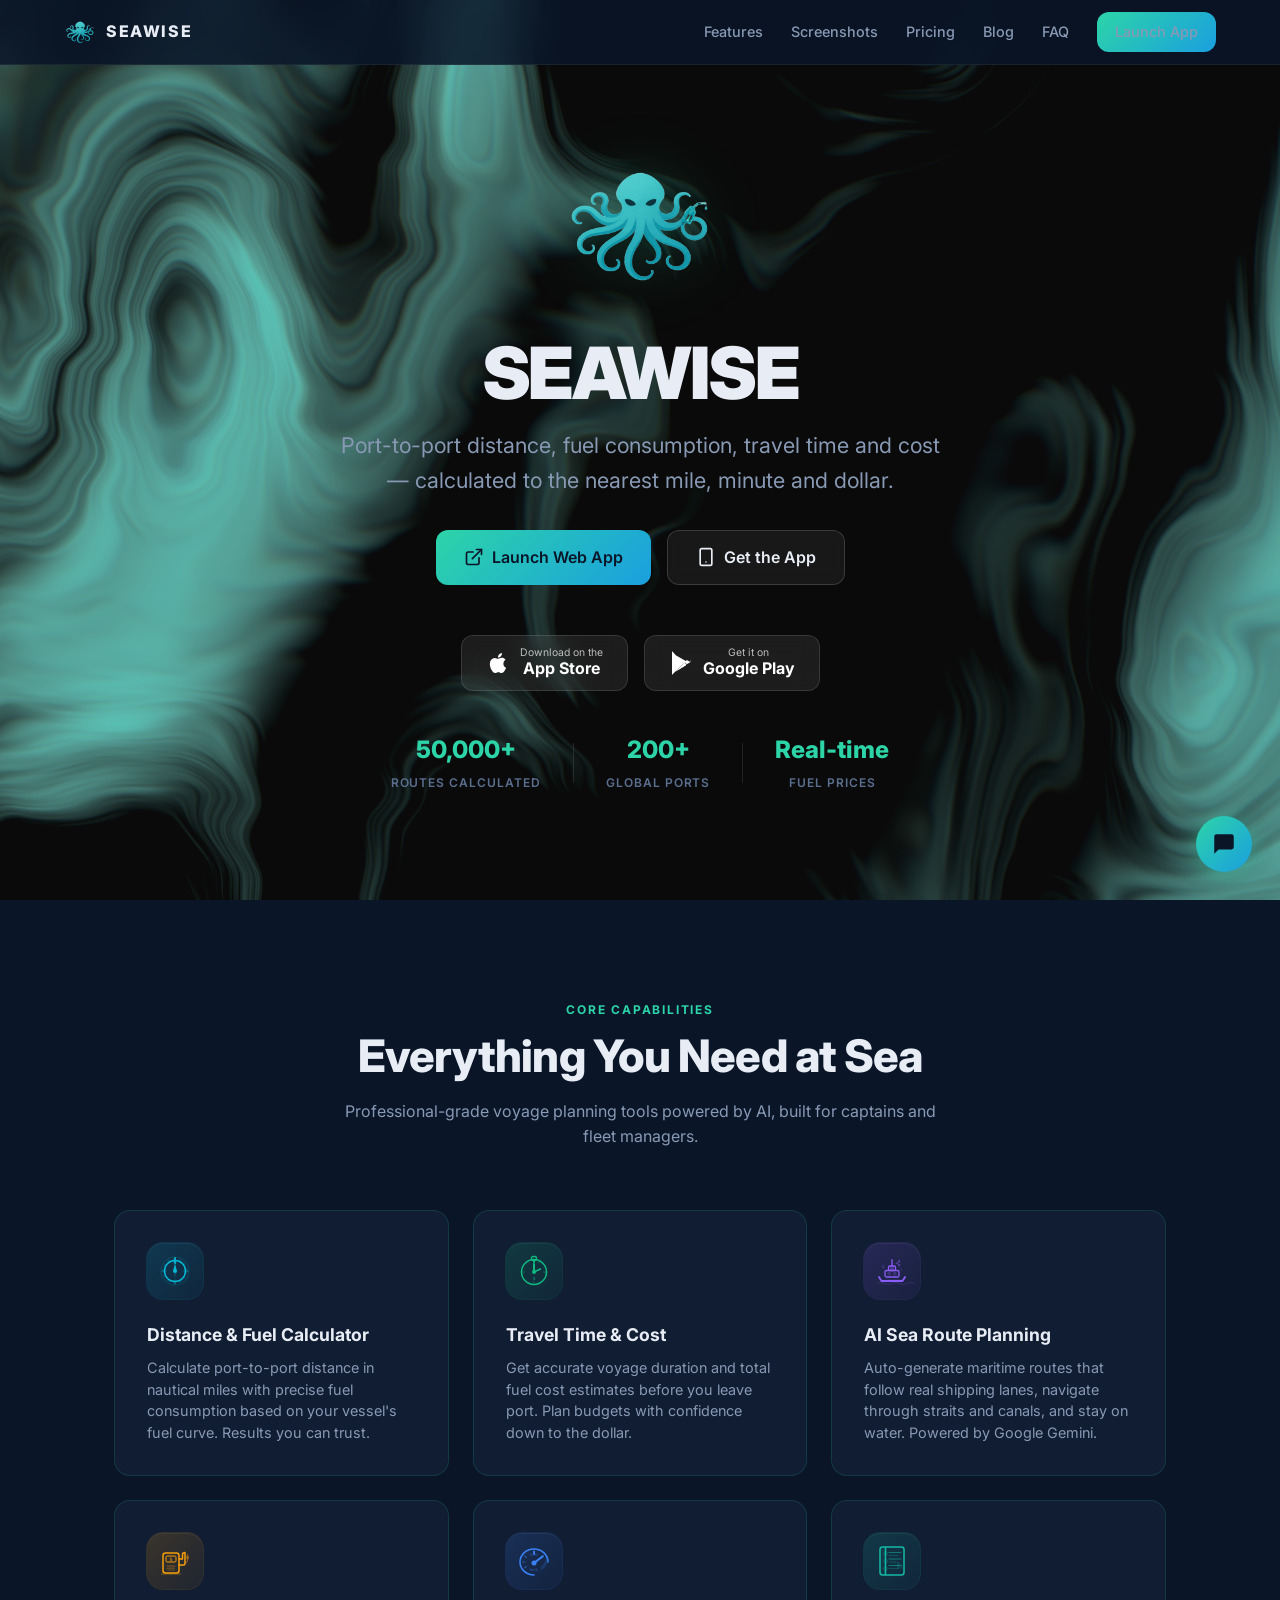
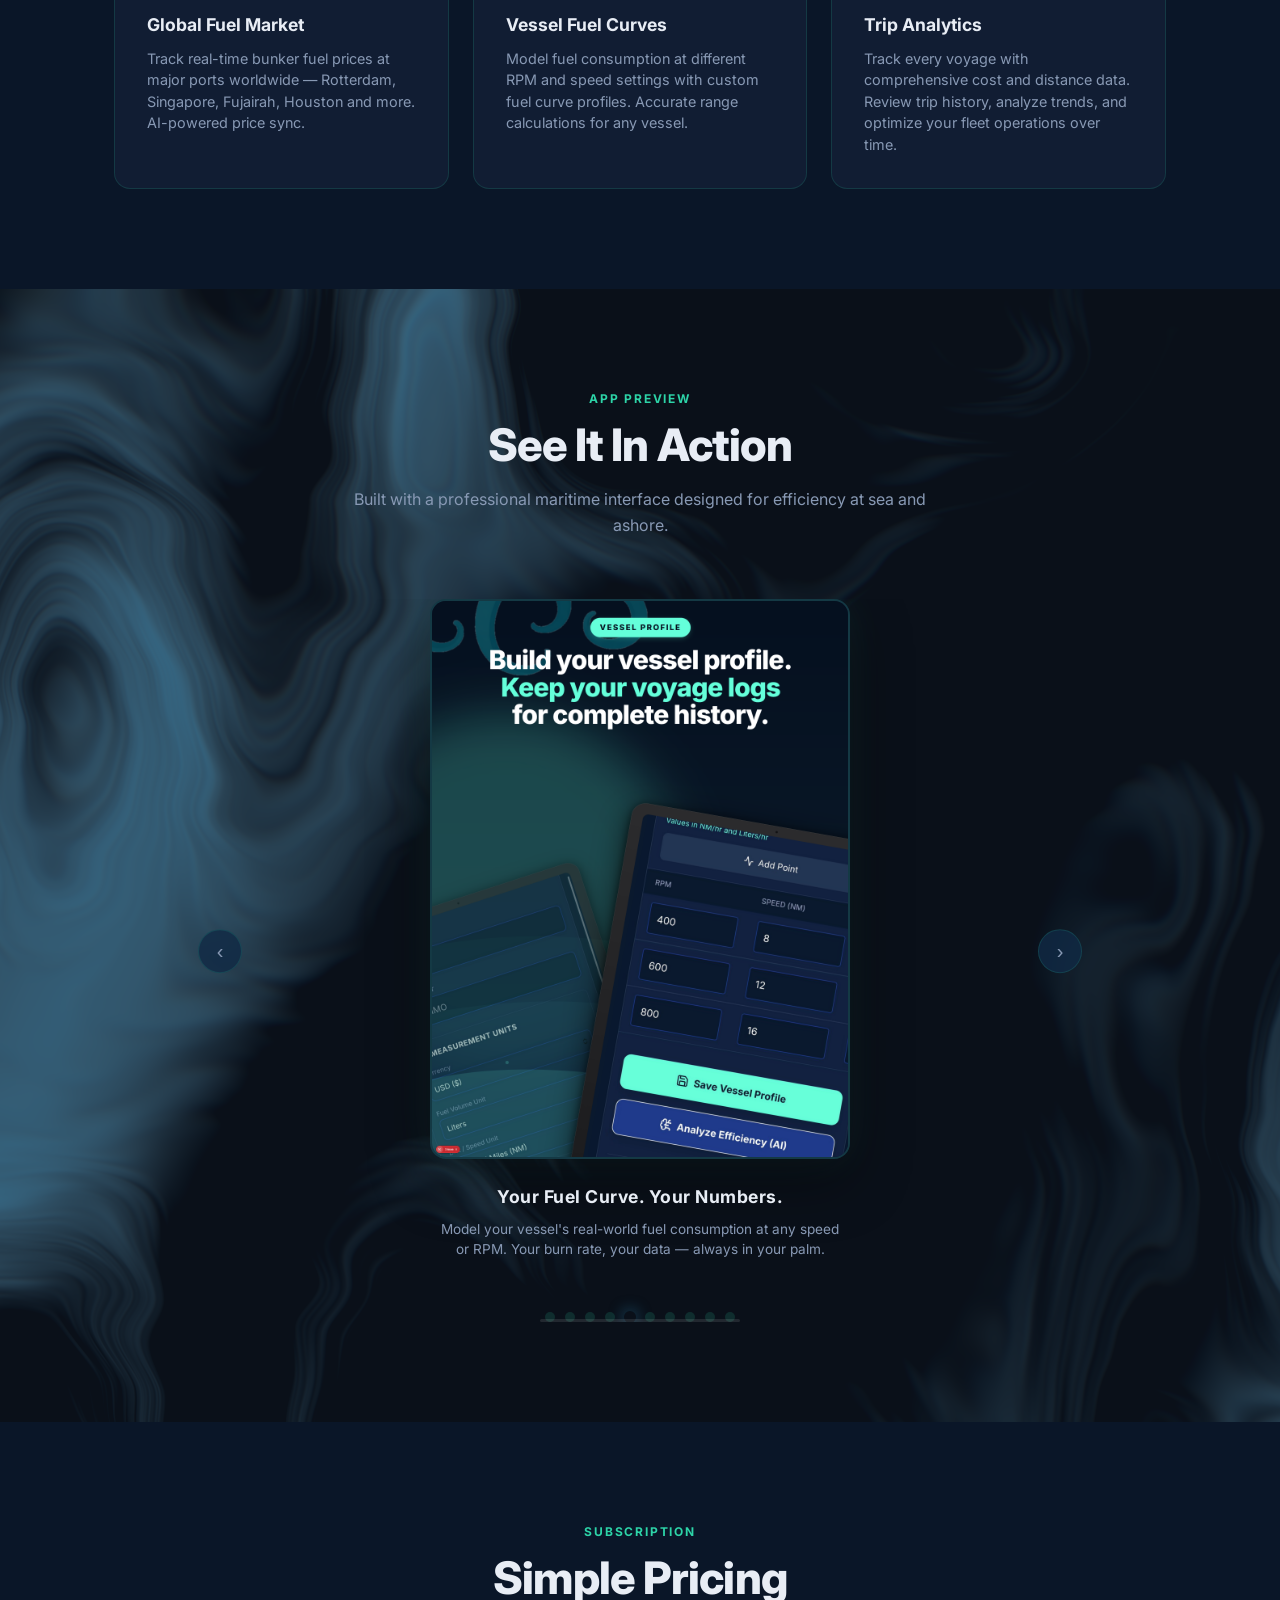
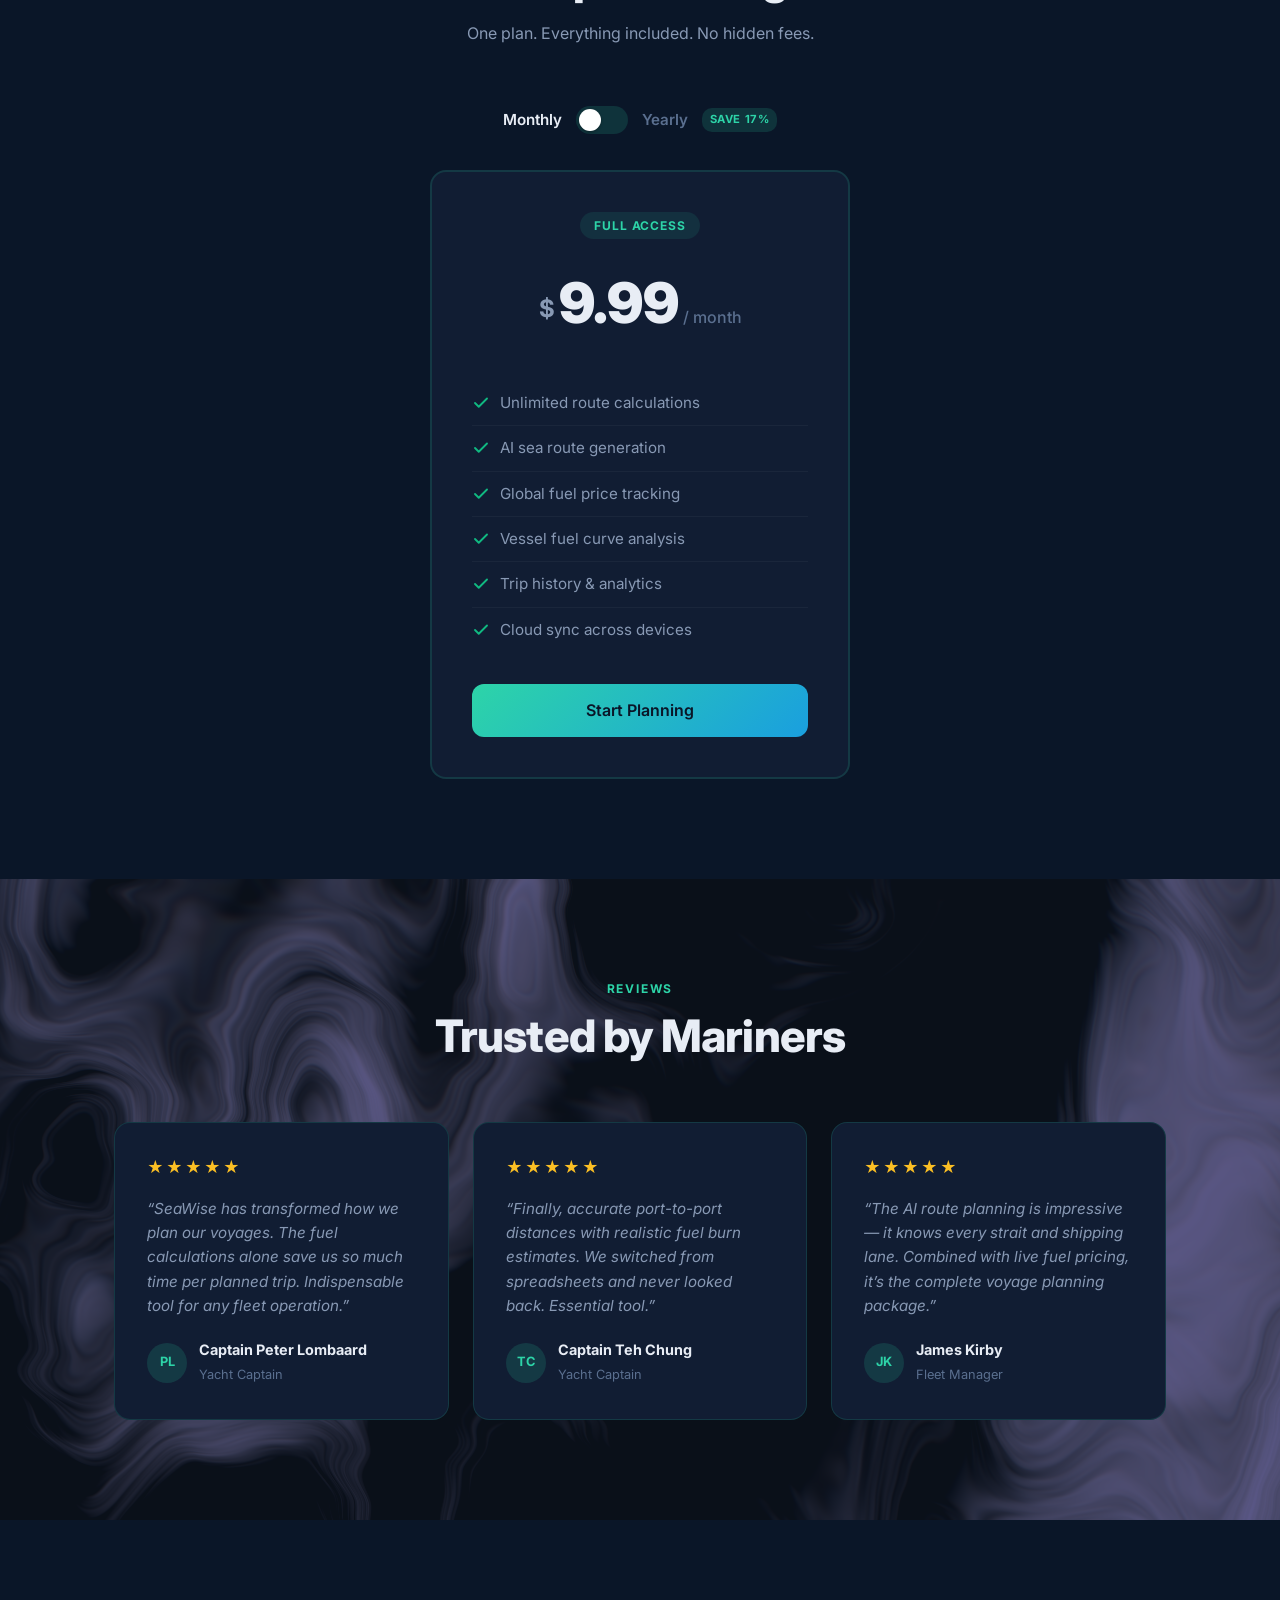
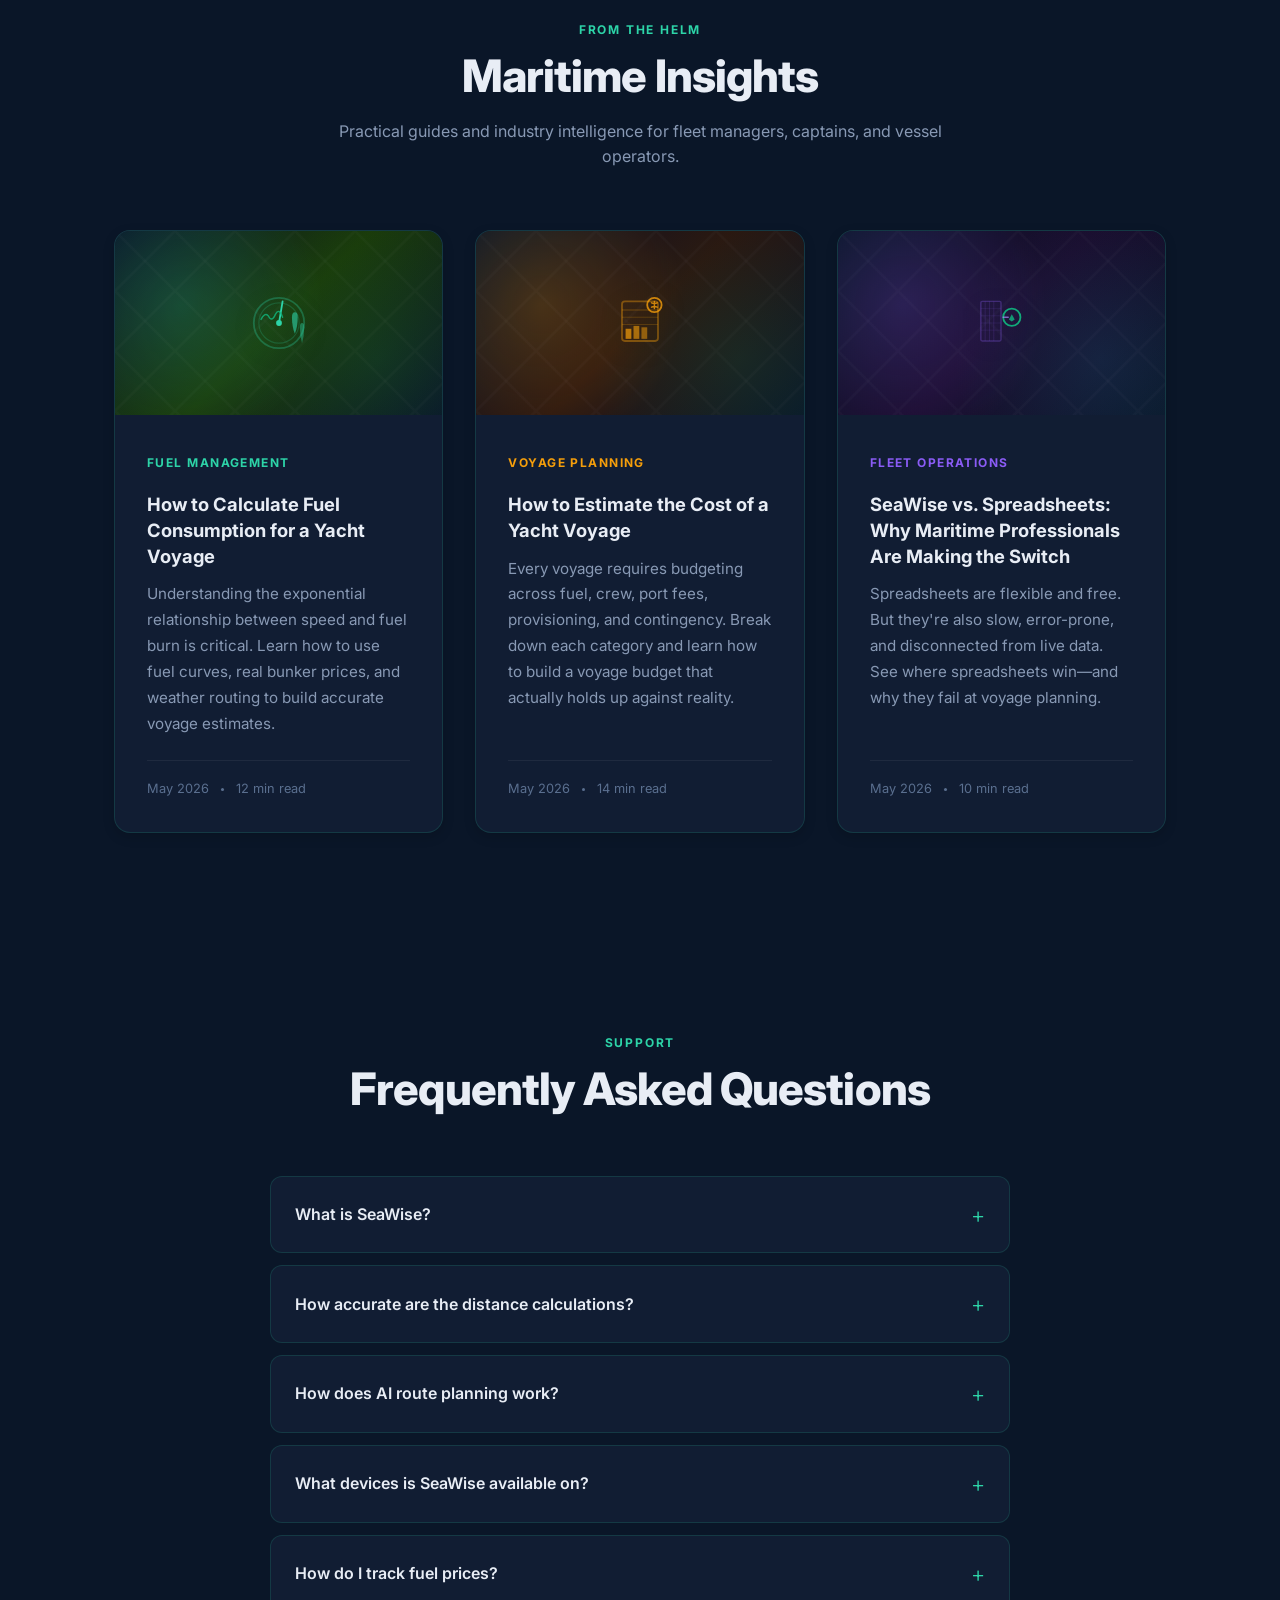
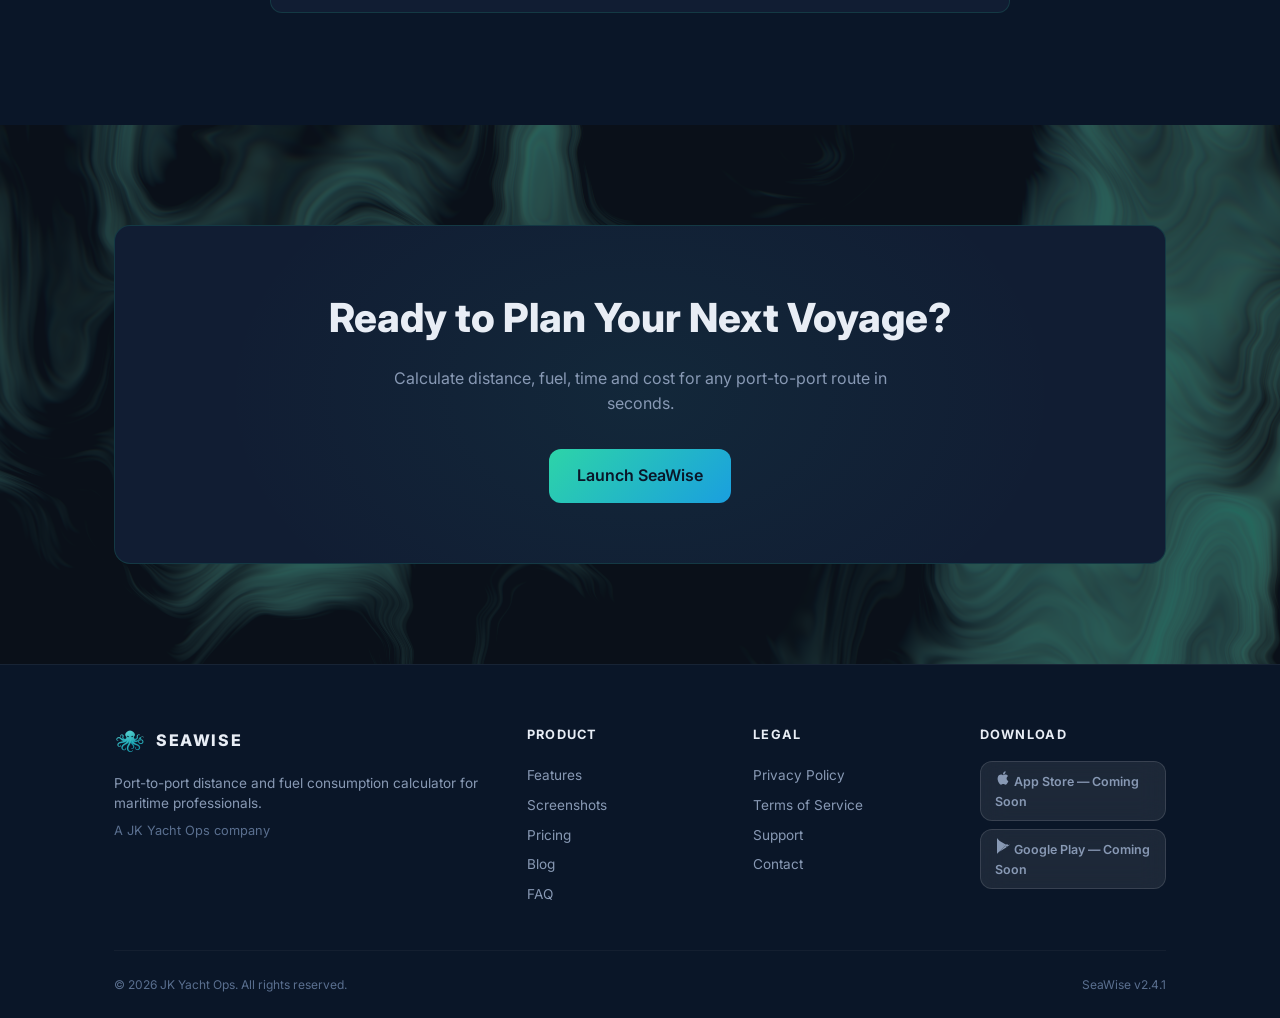
<file: index.html>
<!DOCTYPE html>
<html lang="en">
<head>
<meta charset="UTF-8">
<meta name="viewport" content="width=device-width, initial-scale=1.0">
<title>SeaWise — Maritime Distance & Fuel Calculator</title>
<meta name="theme-color" content="#0a1628">
<meta name="description" content="SeaWise — Port-to-port distance, fuel consumption, travel time and cost calculator for maritime professionals.">
<meta name="keywords" content="maritime navigation, voyage planner, fuel calculator, sea route, nautical miles, bunker fuel prices, yacht operations">
<meta property="og:title" content="SeaWise — Smart Voyage Planning">
<meta property="og:description" content="AI-powered route planning, fuel estimation, and market intelligence for modern mariners.">
<meta property="og:type" content="website">
<link rel="icon" type="image/png" href="seawise-logo.png">
<style>
  @import url('https://fonts.googleapis.com/css2?family=Inter:wght@300;400;500;600;700;800;900&display=swap');

  * { margin:0; padding:0; box-sizing:border-box; }

  :root {
    --bg-deep: #0a1628;
    --bg-card: #111d33;
    --bg-card-hover: #162440;
    --accent: #2dd4a8;
    --accent-glow: rgba(45,212,168,0.25);
    --text-primary: #e8edf5;
    --text-secondary: #8899b4;
    --text-muted: #5a6f8f;
    --border: rgba(45,212,168,0.15);
    --gradient-ocean: linear-gradient(135deg, #0a1628 0%, #0f2847 50%, #0a1628 100%);
    --gradient-accent: linear-gradient(135deg, #2dd4a8, #1a9fdf);
    --radius: 16px;
  }

  html { scroll-behavior: smooth; }

  body {
    font-family: 'Inter', -apple-system, BlinkMacSystemFont, sans-serif;
    background: var(--bg-deep);
    color: var(--text-primary);
    overflow-x: hidden;
    line-height: 1.6;
  }

  /* ─── NAV ─── */
  nav {
    position: fixed;
    top: 0; left: 0; right: 0;
    z-index: 1000;
    background: rgba(10,22,40,0.85);
    backdrop-filter: blur(16px);
    border-bottom: 1px solid rgba(255,255,255,0.06);
    transition: background 0.3s;
  }
  .nav-inner {
    max-width: 1200px;
    margin: 0 auto;
    padding: 0 24px;
    height: 64px;
    display: flex;
    align-items: center;
    justify-content: space-between;
  }
  .nav-brand {
    display: flex;
    align-items: center;
    gap: 10px;
    text-decoration: none;
    color: var(--text-primary);
  }
  .nav-logo {
    width: 32px;
    height: 32px;
    border-radius: 8px;
    object-fit: contain;
  }
  .nav-wordmark {
    font-weight: 800;
    font-size: 1rem;
    letter-spacing: 0.1em;
  }
  .nav-toggle {
    display: none;
    background: none;
    border: none;
    cursor: pointer;
    padding: 4px;
  }
  .nav-toggle span {
    display: block;
    width: 22px;
    height: 2px;
    background: var(--text-primary);
    margin: 5px 0;
    border-radius: 1px;
    transition: all 0.3s;
  }
  .nav-links {
    display: flex;
    align-items: center;
    gap: 28px;
  }
  .nav-links a {
    color: var(--text-secondary);
    text-decoration: none;
    font-size: 0.9rem;
    font-weight: 500;
    transition: color 0.3s;
  }
  .nav-links a:hover { color: var(--text-primary); }

  /* ─── BUTTONS ─── */
  .btn {
    display: inline-flex;
    align-items: center;
    gap: 8px;
    border-radius: 12px;
    font-weight: 600;
    text-decoration: none;
    transition: all 0.3s ease;
    cursor: pointer;
    border: none;
  }
  .btn-sm { padding: 8px 18px; font-size: 0.85rem; }
  .btn-lg { padding: 14px 28px; font-size: 1rem; }
  .btn-green {
    background: var(--gradient-accent);
    color: var(--bg-deep);
  }
  .btn-green:hover {
    transform: translateY(-2px);
    box-shadow: 0 8px 30px rgba(45,212,168,0.3);
  }
  .btn-outline {
    background: rgba(255,255,255,0.06);
    border: 1px solid rgba(255,255,255,0.15);
    color: var(--text-primary);
    backdrop-filter: blur(8px);
  }
  .btn-outline:hover {
    background: rgba(255,255,255,0.12);
    transform: translateY(-2px);
  }
  .btn-full { width: 100%; justify-content: center; }

  /* Store badges */
  .store-badges {
    display: flex;
    gap: 16px;
    justify-content: center;
    flex-wrap: wrap;
    position: relative;
    z-index: 2;
    margin-bottom: 40px;
  }
  .store-badge {
    display: inline-flex;
    align-items: center;
    gap: 10px;
    background: rgba(255,255,255,0.08);
    backdrop-filter: blur(12px);
    border: 1px solid rgba(255,255,255,0.12);
    border-radius: 12px;
    padding: 12px 24px;
    color: #fff;
    text-decoration: none;
    font-size: 0.85rem;
    font-weight: 600;
    transition: all 0.3s ease;
  }
  .store-badge:hover {
    background: rgba(255,255,255,0.14);
    transform: translateY(-2px);
    box-shadow: 0 8px 30px rgba(0,0,0,0.3);
  }
  .store-badge svg { width: 24px; height: 24px; }
  .store-badge .badge-label { font-size: 0.65rem; font-weight: 400; opacity: 0.7; display: block; line-height: 1; }
  .store-badge .badge-store { font-size: 1rem; font-weight: 700; display: block; line-height: 1.2; }

  /* ─── HERO ─── */
  .hero {
    position: relative;
    min-height: 100vh;
    display: flex;
    flex-direction: column;
    align-items: center;
    justify-content: center;
    text-align: center;
    padding: 100px 24px 60px;
    background: var(--gradient-ocean);
    overflow: hidden;
  }
  .hero::before {
    content: '';
    position: absolute;
    top: 0; left: 0; right: 0; bottom: 0;
    background:
      radial-gradient(ellipse 800px 400px at 20% 60%, rgba(45,212,168,0.06) 0%, transparent 70%),
      radial-gradient(ellipse 600px 300px at 80% 30%, rgba(26,159,223,0.06) 0%, transparent 70%);
    pointer-events: none;
  }

  /* Animated wave decoration */
  .wave-deco {
    position: absolute;
    width: 200%;
    height: 200px;
    bottom: -40px;
    left: -50%;
    opacity: 0.07;
    background: repeating-linear-gradient(
      90deg,
      transparent,
      transparent 40px,
      var(--accent) 40px,
      var(--accent) 42px
    );
    transform: rotate(-2deg);
    animation: waveSlide 20s linear infinite;
  }
  @keyframes waveSlide {
    from { transform: translateX(0) rotate(-2deg); }
    to { transform: translateX(-80px) rotate(-2deg); }
  }

  .hero-logo {
    width: 160px;
    height: 160px;
    margin-bottom: 28px;
    position: relative;
    z-index: 2;
  }
  .hero-logo img {
    width: 160px;
    height: 160px;
    display: block;
    object-fit: contain;
    filter: drop-shadow(0 0 30px var(--accent-glow));
  }

  .hero h1 {
    font-size: clamp(2.5rem, 6vw, 4.5rem);
    font-weight: 900;
    letter-spacing: -0.03em;
    line-height: 1.1;
    margin-bottom: 16px;
    position: relative;
    z-index: 2;
  }
  .text-gradient {
    background: var(--gradient-accent);
    -webkit-background-clip: text;
    -webkit-text-fill-color: transparent;
    background-clip: text;
  }

  .hero-tagline {
    font-size: clamp(1rem, 2.5vw, 1.35rem);
    color: var(--text-secondary);
    max-width: 600px;
    margin: 0 auto 32px;
    position: relative;
    z-index: 2;
    font-weight: 400;
  }

  .hero-actions {
    display: flex;
    gap: 16px;
    justify-content: center;
    flex-wrap: wrap;
    position: relative;
    z-index: 2;
    margin-bottom: 50px;
  }

  .hero-stats {
    display: flex;
    align-items: center;
    gap: 32px;
    position: relative;
    z-index: 2;
  }
  .hero-stat { text-align: center; }
  .hero-stat-value {
    display: block;
    font-size: 1.5rem;
    font-weight: 800;
    color: var(--accent);
  }
  .hero-stat-label {
    font-size: 0.75rem;
    color: var(--text-muted);
    text-transform: uppercase;
    letter-spacing: 0.08em;
    font-weight: 600;
  }
  .hero-stat-divider {
    width: 1px;
    height: 40px;
    background: rgba(255,255,255,0.1);
  }

  /* ─── SECTIONS ─── */
  .container {
    max-width: 1100px;
    margin: 0 auto;
    padding: 0 24px;
  }

  .section-tag {
    font-size: 0.75rem;
    font-weight: 700;
    text-transform: uppercase;
    letter-spacing: 0.15em;
    color: var(--accent);
    margin-bottom: 12px;
    display: block;
    text-align: center;
  }
  .section-header {
    text-align: center;
    margin-bottom: 60px;
  }
  .section-header h2 {
    font-size: clamp(1.8rem, 4vw, 2.8rem);
    font-weight: 800;
    margin-bottom: 16px;
    letter-spacing: -0.02em;
    line-height: 1.15;
  }
  .section-desc {
    color: var(--text-secondary);
    max-width: 620px;
    margin: 0 auto;
    font-size: 1rem;
  }

  /* ─── FEATURES ─── */
  #features {
    padding: 100px 0;
  }
  .features-grid {
    display: grid;
    grid-template-columns: repeat(auto-fit, minmax(260px, 1fr));
    gap: 24px;
  }
  .feature-card {
    background: var(--bg-card);
    border: 1px solid var(--border);
    border-radius: var(--radius);
    padding: 32px;
    transition: all 0.3s ease;
    position: relative;
    overflow: hidden;
  }
  .feature-card::before {
    content: '';
    position: absolute;
    top: 0; left: 0; right: 0;
    height: 2px;
    background: var(--gradient-accent);
    opacity: 0;
    transition: opacity 0.3s ease;
  }
  .feature-card:hover {
    background: var(--bg-card-hover);
    transform: translateY(-4px);
    box-shadow: 0 16px 48px rgba(0,0,0,0.3);
  }
  .feature-card:hover::before { opacity: 1; }

  .feature-icon {
    position: relative;
    width: 56px;
    height: 56px;
    border-radius: 16px;
    display: flex;
    align-items: center;
    justify-content: center;
    margin-bottom: 22px;
    transition: transform 0.3s, box-shadow 0.3s;
  }
  .feature-card:hover .feature-icon { transform: scale(1.08); }
  .feature-icon-cyan {
    background: linear-gradient(135deg, rgba(6,182,212,0.18) 0%, rgba(6,182,212,0.06) 100%);
    box-shadow: 0 0 0 1px rgba(6,182,212,0.15), inset 0 1px 0 rgba(255,255,255,0.05);
    color: #06b6d4;
  }
  .feature-card:hover .feature-icon-cyan { box-shadow: 0 0 24px rgba(6,182,212,0.25), 0 0 0 1px rgba(6,182,212,0.3); }
  .feature-icon-green {
    background: linear-gradient(135deg, rgba(16,185,129,0.18) 0%, rgba(16,185,129,0.06) 100%);
    box-shadow: 0 0 0 1px rgba(16,185,129,0.15), inset 0 1px 0 rgba(255,255,255,0.05);
    color: #10b981;
  }
  .feature-card:hover .feature-icon-green { box-shadow: 0 0 24px rgba(16,185,129,0.25), 0 0 0 1px rgba(16,185,129,0.3); }
  .feature-icon-purple {
    background: linear-gradient(135deg, rgba(139,92,246,0.18) 0%, rgba(139,92,246,0.06) 100%);
    box-shadow: 0 0 0 1px rgba(139,92,246,0.15), inset 0 1px 0 rgba(255,255,255,0.05);
    color: #8b5cf6;
  }
  .feature-card:hover .feature-icon-purple { box-shadow: 0 0 24px rgba(139,92,246,0.25), 0 0 0 1px rgba(139,92,246,0.3); }
  .feature-icon-amber {
    background: linear-gradient(135deg, rgba(245,158,11,0.18) 0%, rgba(245,158,11,0.06) 100%);
    box-shadow: 0 0 0 1px rgba(245,158,11,0.15), inset 0 1px 0 rgba(255,255,255,0.05);
    color: #f59e0b;
  }
  .feature-card:hover .feature-icon-amber { box-shadow: 0 0 24px rgba(245,158,11,0.25), 0 0 0 1px rgba(245,158,11,0.3); }
  .feature-icon-blue {
    background: linear-gradient(135deg, rgba(59,130,246,0.18) 0%, rgba(59,130,246,0.06) 100%);
    box-shadow: 0 0 0 1px rgba(59,130,246,0.15), inset 0 1px 0 rgba(255,255,255,0.05);
    color: #3b82f6;
  }
  .feature-card:hover .feature-icon-blue { box-shadow: 0 0 24px rgba(59,130,246,0.25), 0 0 0 1px rgba(59,130,246,0.3); }
  .feature-icon-teal {
    background: linear-gradient(135deg, rgba(20,184,166,0.18) 0%, rgba(20,184,166,0.06) 100%);
    box-shadow: 0 0 0 1px rgba(20,184,166,0.15), inset 0 1px 0 rgba(255,255,255,0.05);
    color: #14b8a6;
  }
  .feature-card:hover .feature-icon-teal { box-shadow: 0 0 24px rgba(20,184,166,0.25), 0 0 0 1px rgba(20,184,166,0.3); }

  /* Premium icon animations */
  @keyframes compass-spin { 0% { transform: rotate(-8deg); } 50% { transform: rotate(8deg); } 100% { transform: rotate(-8deg); } }
  @keyframes pulse-ring { 0% { opacity: 0.4; transform: scale(1); } 50% { opacity: 0.15; transform: scale(1.15); } 100% { opacity: 0.4; transform: scale(1); } }
  @keyframes wave-drift { 0% { transform: translateX(0); } 100% { transform: translateX(-12px); } }
  @keyframes fuel-fill { 0% { height: 40%; } 50% { height: 75%; } 100% { height: 40%; } }
  @keyframes needle-sweep { 0% { transform: rotate(-30deg); transform-origin: 16px 18px; } 50% { transform: rotate(45deg); transform-origin: 16px 18px; } 100% { transform: rotate(-30deg); transform-origin: 16px 18px; } }
  @keyframes clock-tick { 0% { transform: rotate(0deg); transform-origin: 16px 16px; } 100% { transform: rotate(360deg); transform-origin: 16px 16px; } }
  @keyframes chart-grow { 0% { transform: scaleY(0.6); } 50% { transform: scaleY(1); } 100% { transform: scaleY(0.6); } }
  .feature-icon svg { overflow: visible; }
  .feature-card:hover .compass-needle { animation: compass-spin 2s ease-in-out infinite; transform-origin: 16px 16px; }
  .feature-card:hover .pulse-ring-el { animation: pulse-ring 2s ease-in-out infinite; transform-origin: center; }
  .feature-card:hover .wave-el { animation: wave-drift 1.5s linear infinite; }
  .feature-card:hover .fuel-level { animation: fuel-fill 2.5s ease-in-out infinite; }
  .feature-card:hover .gauge-needle { animation: needle-sweep 2s ease-in-out infinite; transform-origin: 16px 18px; }
  .feature-card:hover .clock-hand { animation: clock-tick 4s linear infinite; transform-origin: 16px 16px; }
  .feature-card:hover .chart-bar { animation: chart-grow 1.5s ease-in-out infinite; transform-origin: bottom; }

  .feature-card h3 {
    font-size: 1.1rem;
    font-weight: 700;
    margin-bottom: 8px;
  }
  .feature-card p {
    color: var(--text-secondary);
    font-size: 0.9rem;
    line-height: 1.5;
  }

  /* ─── SCREENSHOTS ─── */
  #screenshots {
    padding: 100px 0;
  }
  .carousel-wrapper {
    position: relative;
    max-width: 900px;
    margin: 0 auto;
    overflow: hidden;
  }
  .carousel-stage {
    display: flex;
    transition: transform 0.6s cubic-bezier(0.4, 0, 0.2, 1);
  }
  .carousel-slide {
    min-width: 100%;
    display: flex;
    flex-direction: column;
    align-items: center;
    padding: 0 20px;
  }
  .carousel-slide .screenshot-frame {
    width: 100%;
    max-width: 420px;
    aspect-ratio: 3 / 4;
    border-radius: var(--radius);
    overflow: hidden;
    border: 2px solid var(--border);
    background: var(--bg-card);
    transition: border-color 0.3s;
    box-shadow: 0 20px 60px rgba(0,0,0,0.4), 0 0 40px rgba(100,255,218,0.08);
  }
  .carousel-slide .screenshot-frame img {
    width: 100%;
    height: 100%;
    display: block;
    object-fit: cover;
    object-position: top center;
  }
  .carousel-caption {
    margin-top: 24px;
    font-size: 1.1rem;
    font-weight: 700;
    color: var(--text-primary);
    letter-spacing: 0.5px;
  }
  .carousel-subcaption {
    margin-top: 8px;
    font-size: 0.85rem;
    color: var(--text-secondary);
    max-width: 400px;
    text-align: center;
    line-height: 1.5;
  }
  .carousel-dots {
    display: flex;
    justify-content: center;
    gap: 10px;
    margin-top: 32px;
  }
  .carousel-dot {
    width: 10px;
    height: 10px;
    border-radius: 50%;
    background: var(--border);
    border: none;
    cursor: pointer;
    transition: all 0.3s;
    padding: 0;
  }
  .carousel-dot.active {
    background: var(--accent-cyan);
    box-shadow: 0 0 12px rgba(56,189,248,0.5);
    transform: scale(1.2);
  }
  .carousel-progress {
    position: absolute;
    bottom: 0;
    left: 50%;
    transform: translateX(-50%);
    width: 200px;
    height: 3px;
    background: rgba(255,255,255,0.1);
    border-radius: 3px;
    overflow: hidden;
  }
  .carousel-progress-bar {
    height: 100%;
    background: var(--accent-cyan);
    border-radius: 3px;
    animation: carouselProgress 5s linear infinite;
  }
  @keyframes carouselProgress {
    from { width: 0%; }
    to { width: 100%; }
  }
  .carousel-arrow {
    position: absolute;
    top: 50%;
    transform: translateY(-70%);
    background: rgba(17,42,69,0.8);
    border: 1px solid var(--border);
    color: var(--text-secondary);
    width: 44px;
    height: 44px;
    border-radius: 50%;
    display: flex;
    align-items: center;
    justify-content: center;
    cursor: pointer;
    transition: all 0.3s;
    font-size: 20px;
    z-index: 5;
  }
  .carousel-arrow:hover {
    background: rgba(56,189,248,0.2);
    border-color: var(--accent-cyan);
    color: var(--text-primary);
  }
  .carousel-arrow.left { left: 8px; }
  .carousel-arrow.right { right: 8px; }
  @media (max-width: 768px) {
    .carousel-arrow { display: none; }
    .carousel-slide .screenshot-frame { max-width: 320px; }
  }

  /* ─── PRICING ─── */
  #pricing {
    padding: 100px 0;
  }
  .pricing-toggle {
    display: flex;
    align-items: center;
    justify-content: center;
    gap: 14px;
    margin-bottom: 36px;
  }
  .pricing-toggle-label {
    font-size: 0.95rem;
    font-weight: 600;
    color: var(--text-muted);
    cursor: pointer;
    transition: color 0.3s;
  }
  .pricing-toggle-label.active {
    color: var(--text-primary);
  }
  .pricing-toggle-switch {
    position: relative;
    width: 52px;
    height: 28px;
    background: var(--border);
    border-radius: 14px;
    cursor: pointer;
    transition: background 0.3s;
    border: none;
    padding: 0;
  }
  .pricing-toggle-switch[aria-checked="true"] {
    background: var(--accent);
  }
  .pricing-toggle-switch::after {
    content: '';
    position: absolute;
    top: 3px;
    left: 3px;
    width: 22px;
    height: 22px;
    background: #fff;
    border-radius: 50%;
    transition: transform 0.3s cubic-bezier(0.22,1,0.36,1);
    box-shadow: 0 1px 3px rgba(0,0,0,0.3);
  }
  .pricing-toggle-switch[aria-checked="true"]::after {
    transform: translateX(24px);
  }
  .pricing-save-badge {
    font-size: 0.7rem;
    font-weight: 700;
    background: rgba(45,212,168,0.15);
    color: var(--accent);
    padding: 3px 8px;
    border-radius: 10px;
    text-transform: uppercase;
    letter-spacing: 0.05em;
  }
  .pricing-card {
    max-width: 420px;
    margin: 0 auto;
    background: var(--bg-card);
    border: 2px solid var(--border);
    border-radius: var(--radius);
    padding: 40px;
    text-align: center;
  }
  .pricing-badge {
    display: inline-block;
    background: rgba(45,212,168,0.1);
    color: var(--accent);
    font-size: 0.75rem;
    font-weight: 700;
    padding: 4px 14px;
    border-radius: 20px;
    text-transform: uppercase;
    letter-spacing: 0.08em;
    margin-bottom: 20px;
  }
  .pricing-amount {
    margin-bottom: 32px;
    position: relative;
  }
  .pricing-amount-monthly,
  .pricing-amount-yearly {
    transition: opacity 0.35s, transform 0.35s;
  }
  .pricing-amount-yearly {
    position: absolute;
    top: 0;
    left: 0;
    right: 0;
    opacity: 0;
    transform: translateY(8px);
    pointer-events: none;
  }
  .pricing-amount-yearly.active {
    opacity: 1;
    transform: translateY(0);
    pointer-events: auto;
    position: relative;
  }
  .pricing-amount-monthly.hidden {
    opacity: 0;
    transform: translateY(-8px);
    pointer-events: none;
    position: absolute;
    top: 0;
    left: 0;
    right: 0;
  }
  .pricing-currency {
    font-size: 1.5rem;
    font-weight: 700;
    vertical-align: super;
    color: var(--text-secondary);
  }
  .pricing-value {
    font-size: 3.5rem;
    font-weight: 900;
  }
  .pricing-period {
    font-size: 1rem;
    color: var(--text-muted);
    font-weight: 500;
  }
  .pricing-equiv {
    display: block;
    font-size: 0.85rem;
    color: var(--text-muted);
    margin-top: 4px;
  }
  .pricing-features {
    list-style: none;
    text-align: left;
    margin-bottom: 32px;
  }
  .pricing-features li {
    display: flex;
    align-items: center;
    gap: 10px;
    padding: 10px 0;
    border-bottom: 1px solid rgba(255,255,255,0.04);
    font-size: 0.95rem;
    color: var(--text-secondary);
  }
  .pricing-features li:last-child { border-bottom: none; }

  /* ─── TESTIMONIALS ─── */
  #testimonials {
    padding: 100px 0;
  }
  .testimonials-grid {
    display: grid;
    grid-template-columns: repeat(auto-fit, minmax(300px, 1fr));
    gap: 24px;
  }
  .testimonial-card {
    background: var(--bg-card);
    border: 1px solid var(--border);
    border-radius: var(--radius);
    padding: 32px;
  }
  .testimonial-stars {
    color: #fbbf24;
    font-size: 1rem;
    letter-spacing: 2px;
    margin-bottom: 16px;
  }
  .testimonial-card blockquote {
    color: var(--text-secondary);
    font-size: 0.95rem;
    line-height: 1.6;
    font-style: italic;
    margin-bottom: 20px;
  }
  .testimonial-author {
    display: flex;
    align-items: center;
    gap: 12px;
  }
  .testimonial-avatar {
    width: 40px;
    height: 40px;
    border-radius: 50%;
    background: rgba(45,212,168,0.15);
    display: flex;
    align-items: center;
    justify-content: center;
    font-weight: 700;
    font-size: 0.8rem;
    color: var(--accent);
  }
  .testimonial-author strong {
    display: block;
    font-size: 0.9rem;
  }
  .testimonial-author span {
    font-size: 0.8rem;
    color: var(--text-muted);
  }

  /* ─── BLOG ─── */
  #blog {
    padding: 100px 0;
  }
  .blog-grid {
    display: grid;
    grid-template-columns: repeat(auto-fit, minmax(320px, 1fr));
    gap: 32px;
  }
  .blog-card {
    background: var(--bg-card);
    border: 1px solid var(--border);
    border-radius: var(--radius);
    overflow: hidden;
    transition: all 0.3s cubic-bezier(0.23, 1, 0.320, 1);
    text-decoration: none;
    display: flex;
    flex-direction: column;
    box-shadow: 0 4px 12px rgba(0,0,0,0.15);
  }
  .blog-card:hover {
    background: var(--bg-card-hover);
    transform: translateY(-6px);
    box-shadow: 0 20px 60px rgba(0,0,0,0.4);
    border-color: rgba(56,189,248,0.4);
  }
  .blog-card-img {
    width: 100%;
    aspect-ratio: 16 / 9;
    background: linear-gradient(135deg, var(--bg-deep) 0%, #0d2140 100%);
    display: flex;
    align-items: center;
    justify-content: center;
    position: relative;
    overflow: hidden;
  }
  .blog-card-img[data-theme="fuel"] {
    background: linear-gradient(135deg, #0a1628 0%, #1a3a0a 50%, #0a1628 100%);
  }
  .blog-card-img[data-theme="fuel"]::before {
    content: '';
    position: absolute;
    inset: 0;
    background: radial-gradient(circle at 20% 40%, rgba(45,212,168,0.2) 0%, transparent 50%),
                radial-gradient(circle at 80% 70%, rgba(34,197,94,0.1) 0%, transparent 50%);
  }
  .blog-card-img[data-theme="cost"] {
    background: linear-gradient(135deg, #0a1628 0%, #2a1610 50%, #0a1628 100%);
  }
  .blog-card-img[data-theme="cost"]::before {
    content: '';
    position: absolute;
    inset: 0;
    background: radial-gradient(circle at 20% 40%, rgba(245,158,11,0.2) 0%, transparent 50%),
                radial-gradient(circle at 80% 70%, rgba(34,197,94,0.1) 0%, transparent 50%);
  }
  .blog-card-img[data-theme="compare"] {
    background: linear-gradient(135deg, #0a1628 0%, #1a0d2e 50%, #0a1628 100%);
  }
  .blog-card-img[data-theme="compare"]::before {
    content: '';
    position: absolute;
    inset: 0;
    background: radial-gradient(circle at 20% 40%, rgba(139,92,246,0.2) 0%, transparent 50%),
                radial-gradient(circle at 80% 70%, rgba(56,189,248,0.1) 0%, transparent 50%);
  }
  .blog-card-img::after {
    content: '';
    position: absolute;
    inset: 0;
    background-image: 
      linear-gradient(45deg, transparent 48%, rgba(255,255,255,0.02) 49%, rgba(255,255,255,0.02) 51%, transparent 52%),
      linear-gradient(-45deg, transparent 48%, rgba(255,255,255,0.02) 49%, rgba(255,255,255,0.02) 51%, transparent 52%);
    background-size: 60px 60px;
    pointer-events: none;
  }
  .blog-card-img svg {
    width: 72px;
    height: 72px;
    position: relative;
    z-index: 1;
    filter: drop-shadow(0 4px 12px rgba(0,0,0,0.3));
  }
  .blog-card-body {
    padding: 32px;
    display: flex;
    flex-direction: column;
    flex: 1;
  }
  .blog-tag {
    font-size: 0.75rem;
    font-weight: 700;
    text-transform: uppercase;
    letter-spacing: 0.12em;
    color: var(--accent-cyan);
    margin-bottom: 14px;
    display: block;
    padding: 6px 0;
  }
  .blog-card[href*="fuel"] .blog-tag {
    color: #2dd4a8;
  }
  .blog-card[href*="voyage"] .blog-tag {
    color: #f59e0b;
  }
  .blog-card[href*="vs-spreadsheets"] .blog-tag {
    color: #8b5cf6;
  }
  .blog-card-body h3 {
    font-size: 1.15rem;
    font-weight: 700;
    color: var(--text-primary);
    margin-bottom: 12px;
    line-height: 1.4;
    transition: color 0.3s ease;
  }
  .blog-card:hover h3 { color: var(--accent-cyan); }
  .blog-card[href*="voyage"]:hover h3 { color: #f59e0b; }
  .blog-card[href*="vs-spreadsheets"]:hover h3 { color: #8b5cf6; }
  .blog-card-body p {
    color: var(--text-secondary);
    font-size: 0.95rem;
    line-height: 1.7;
    flex: 1;
    margin-bottom: 24px;
  }
  .blog-meta {
    display: flex;
    align-items: center;
    gap: 12px;
    font-size: 0.8rem;
    color: var(--text-muted);
    border-top: 1px solid rgba(255,255,255,0.06);
    padding-top: 18px;
    margin-top: auto;
  }
  .blog-meta .dot { width: 3px; height: 3px; background: currentColor; border-radius: 50%; flex-shrink: 0; }
  @media (max-width: 768px) {
    .blog-grid { grid-template-columns: 1fr; }
    .blog-card-img svg { width: 60px; height: 60px; }
    .blog-card-body { padding: 24px; }
  }

  /* ─── FAQ ─── */
  #faq {
    padding: 100px 0;
  }
  .faq-list {
    max-width: 740px;
    margin: 0 auto;
  }
  .faq-item {
    background: var(--bg-card);
    border: 1px solid var(--border);
    border-radius: 12px;
    margin-bottom: 12px;
    overflow: hidden;
  }
  .faq-item summary {
    padding: 20px 24px;
    font-weight: 600;
    font-size: 1rem;
    cursor: pointer;
    list-style: none;
    display: flex;
    align-items: center;
    justify-content: space-between;
    transition: color 0.3s;
  }
  .faq-item summary::-webkit-details-marker { display: none; }
  .faq-item summary::after {
    content: '+';
    font-size: 1.4rem;
    font-weight: 300;
    color: var(--accent);
    transition: transform 0.3s;
  }
  .faq-item[open] summary::after {
    content: '-';
  }
  .faq-item summary:hover { color: var(--accent); }
  .faq-answer {
    padding: 0 24px 20px;
    color: var(--text-secondary);
    font-size: 0.95rem;
    line-height: 1.6;
  }
  .faq-answer a {
    color: var(--accent);
    text-decoration: none;
  }
  .faq-answer a:hover { text-decoration: underline; }

  /* ─── CTA ─── */
  #cta {
    padding: 100px 0;
  }
  .cta-card {
    background: var(--bg-card);
    border: 1px solid var(--border);
    border-radius: var(--radius);
    padding: 60px 40px;
    text-align: center;
    position: relative;
    overflow: hidden;
  }
  .cta-card::before {
    content: '';
    position: absolute;
    inset: 0;
    background: radial-gradient(ellipse 600px 400px at 50% 50%, rgba(45,212,168,0.06) 0%, transparent 70%);
    pointer-events: none;
  }
  .cta-card h2 {
    font-size: clamp(1.6rem, 4vw, 2.5rem);
    font-weight: 800;
    margin-bottom: 16px;
    position: relative;
  }
  .cta-card p {
    color: var(--text-secondary);
    max-width: 500px;
    margin: 0 auto 32px;
    position: relative;
  }
  .cta-card .btn { position: relative; }

  /* ─── FOOTER ─── */
  footer {
    border-top: 1px solid rgba(255,255,255,0.06);
    padding: 60px 0 0;
  }
  .footer-grid {
    display: grid;
    grid-template-columns: 2fr 1fr 1fr 1fr;
    gap: 40px;
    margin-bottom: 40px;
  }
  .footer-brand { }
  .footer-logo-row {
    display: flex;
    align-items: center;
    gap: 10px;
    margin-bottom: 16px;
  }
  .footer-logo {
    width: 32px;
    height: 32px;
    border-radius: 8px;
    object-fit: contain;
  }
  .footer-wordmark {
    font-weight: 800;
    font-size: 1rem;
    letter-spacing: 0.1em;
  }
  .footer-tagline {
    color: var(--text-secondary);
    font-size: 0.85rem;
    margin-bottom: 8px;
    line-height: 1.5;
  }
  .footer-company {
    color: var(--text-muted);
    font-size: 0.8rem;
  }
  .footer-col h4 {
    font-size: 0.8rem;
    font-weight: 700;
    text-transform: uppercase;
    letter-spacing: 0.1em;
    color: var(--text-primary);
    margin-bottom: 16px;
  }
  .footer-col a {
    display: block;
    color: var(--text-secondary);
    text-decoration: none;
    font-size: 0.85rem;
    padding: 4px 0;
    transition: color 0.3s;
  }
  .footer-col a:hover { color: var(--accent); }
  .footer-col .store-badge {
    padding: 8px 14px;
    font-size: 0.78rem;
    margin-bottom: 8px;
    gap: 8px;
  }
  .footer-col .store-badge svg { width: 16px; height: 16px; }
  .footer-bottom {
    padding: 24px 0;
    border-top: 1px solid rgba(255,255,255,0.04);
    display: flex;
    justify-content: space-between;
    align-items: center;
  }
  .footer-bottom p {
    font-size: 0.75rem;
    color: var(--text-muted);
  }

  /* ─── CHAT WIDGET ─── */
  .chat-fab {
    position: fixed;
    bottom: 28px;
    right: 28px;
    z-index: 999;
    width: 56px;
    height: 56px;
    border-radius: 50%;
    background: var(--gradient-accent);
    border: none;
    cursor: pointer;
    display: flex;
    align-items: center;
    justify-content: center;
    box-shadow: 0 4px 20px rgba(45,212,168,0.4);
    transition: transform 0.3s, box-shadow 0.3s;
  }
  .chat-fab:hover {
    transform: scale(1.08);
    box-shadow: 0 6px 28px rgba(45,212,168,0.5);
  }
  .chat-fab svg { width: 26px; height: 26px; fill: var(--bg-deep); }
  .chat-fab .icon-close { display: none; }
  .chat-fab.open .icon-chat { display: none; }
  .chat-fab.open .icon-close { display: block; }

  .chat-panel {
    position: fixed;
    bottom: 96px;
    right: 28px;
    z-index: 998;
    width: 340px;
    max-height: 420px;
    background: var(--bg-card);
    border: 1px solid var(--border);
    border-radius: 16px;
    box-shadow: 0 12px 48px rgba(0,0,0,0.4);
    display: none;
    flex-direction: column;
    overflow: hidden;
  }
  .chat-panel.open { display: flex; }

  .chat-header {
    padding: 20px;
    background: rgba(45,212,168,0.06);
    border-bottom: 1px solid var(--border);
  }
  .chat-header h4 {
    font-size: 1rem;
    font-weight: 700;
    margin-bottom: 4px;
  }
  .chat-header p {
    font-size: 0.8rem;
    color: var(--text-secondary);
  }

  .chat-body {
    padding: 20px;
    flex: 1;
    overflow-y: auto;
  }
  .chat-body .chat-msg {
    background: rgba(45,212,168,0.08);
    border-radius: 12px 12px 12px 4px;
    padding: 12px 16px;
    font-size: 0.88rem;
    color: var(--text-primary);
    line-height: 1.5;
    margin-bottom: 16px;
  }
  .chat-body .chat-option {
    display: block;
    width: 100%;
    text-align: left;
    background: var(--bg-deep);
    border: 1px solid var(--border);
    border-radius: 10px;
    padding: 12px 16px;
    color: var(--text-primary);
    font-size: 0.85rem;
    font-weight: 500;
    cursor: pointer;
    margin-bottom: 8px;
    transition: all 0.2s;
    text-decoration: none;
  }
  .chat-body .chat-option:hover {
    border-color: var(--accent);
    background: rgba(45,212,168,0.06);
    color: var(--accent);
  }
  .chat-body .chat-option svg {
    width: 16px; height: 16px;
    vertical-align: -3px;
    margin-right: 8px;
    stroke: currentColor;
    fill: none;
    stroke-width: 2;
  }

  @media (max-width: 768px) {
    .chat-panel {
      right: 12px;
      left: 12px;
      width: auto;
      bottom: 88px;
    }
    .chat-fab { bottom: 20px; right: 20px; }
  }

  /* ─── ANIMATIONS ─── */
  .animate-in {
    opacity: 0;
    transform: translateY(24px);
    transition: opacity 0.7s cubic-bezier(0.22,1,0.36,1), transform 0.7s cubic-bezier(0.22,1,0.36,1);
  }
  .animate-in.visible {
    opacity: 1;
    transform: translateY(0);
  }
  /* Fallback: if JS fails or observer doesn't fire, show content after 1.5s */
  @media (prefers-reduced-motion: reduce) {
    .animate-in { opacity: 1; transform: none; transition: none; }
  }

  /* ─── RESPONSIVE ─── */
  @media (max-width: 768px) {
    .nav-toggle { display: block; }
    .nav-links {
      display: none;
      position: absolute;
      top: 64px;
      left: 0; right: 0;
      background: rgba(10,22,40,0.95);
      backdrop-filter: blur(16px);
      flex-direction: column;
      padding: 16px 24px;
      gap: 12px;
      border-bottom: 1px solid rgba(255,255,255,0.06);
    }
    .nav-links.open { display: flex; }

    .hero { padding: 100px 20px 60px; }
    .hero-stats { gap: 16px; flex-wrap: wrap; justify-content: center; }
    .hero-stat-value { font-size: 1.2rem; }
    .hero-stat-divider { display: none; }

    .features-grid { grid-template-columns: 1fr; }

    .carousel-slide .screenshot-frame { max-width: 260px; }

    .testimonials-grid { grid-template-columns: 1fr; }

    .footer-grid {
      grid-template-columns: 1fr;
      gap: 32px;
    }
    .footer-bottom {
      flex-direction: column;
      gap: 8px;
      text-align: center;
    }

    .store-badges { flex-direction: column; align-items: center; }
  }

  /* Coming Soon Popup */
  .coming-soon-bubble {
    position: absolute;
    bottom: calc(100% + 12px);
    left: 50%;
    transform: translateX(-50%) scale(0.8);
    background: linear-gradient(135deg, #0d2137 0%, #112a45 100%);
    border: 1px solid rgba(56, 189, 248, 0.3);
    border-radius: 12px;
    padding: 14px 22px;
    white-space: nowrap;
    opacity: 0;
    pointer-events: none;
    transition: all 0.3s cubic-bezier(0.34, 1.56, 0.64, 1);
    z-index: 1000;
    box-shadow: 0 8px 32px rgba(0,0,0,0.4), 0 0 20px rgba(56, 189, 248, 0.1);
  }
  .coming-soon-bubble.show {
    opacity: 1;
    transform: translateX(-50%) scale(1);
    pointer-events: auto;
  }
  .coming-soon-bubble::after {
    content: '';
    position: absolute;
    top: 100%;
    left: 50%;
    transform: translateX(-50%);
    border: 8px solid transparent;
    border-top-color: rgba(56, 189, 248, 0.3);
  }
  .coming-soon-text {
    color: #38bdf8;
    font-weight: 600;
    font-size: 14px;
    letter-spacing: 0.5px;
  }
  .store-badge { position: relative; }
</style>
</head>
<body>

<!-- NAV -->
<nav>
  <div class="nav-inner">
    <a href="https://seawise.site/#" class="nav-brand">
      <img src="seawise-logo.png" alt="SeaWise" class="nav-logo">
      <span class="nav-wordmark">SEAWISE</span>
    </a>
    <button class="nav-toggle" aria-label="Toggle menu" onclick="document.querySelector('.nav-links').classList.toggle('open')">
      <span></span><span></span><span></span>
    </button>
    <div class="nav-links">
      <a href="#features">Features</a>
      <a href="#screenshots">Screenshots</a>
      <a href="#pricing">Pricing</a>
      <a href="#blog">Blog</a>
      <a href="#faq">FAQ</a>
      <a href="https://app.seawise.site/" class="btn btn-sm btn-green" target="_blank" rel="noopener">Launch App</a>
    </div>
  </div>
</nav>

<!-- HERO -->
<section class="hero" id="hero">
  <canvas id="smoke-canvas" style="position:absolute;inset:0;width:100%;height:100%;display:block;z-index:0;"></canvas>

  <div class="hero-logo" style="position:relative;z-index:1;">
    <img src="seawise-logo.png" alt="SeaWise">
  </div>

  <h1 style="position:relative;z-index:1;">SEAWISE</h1>

  <p class="hero-tagline">Port-to-port distance, fuel consumption, travel time and cost — calculated to the nearest mile, minute and dollar.</p>

  <div class="hero-actions">
    <a href="https://app.seawise.site/" class="btn btn-green btn-lg" target="_blank" rel="noopener">
      <svg width="20" height="20" viewBox="0 0 24 24" fill="none" stroke="currentColor" stroke-width="2" stroke-linecap="round" stroke-linejoin="round"><path d="M18 13v6a2 2 0 0 1-2 2H5a2 2 0 0 1-2-2V8a2 2 0 0 1 2-2h6"></path><polyline points="15 3 21 3 21 9"></polyline><line x1="10" y1="14" x2="21" y2="3"></line></svg>
      Launch Web App
    </a>
    <a href="#pricing" class="btn btn-outline btn-lg">
      <svg width="20" height="20" viewBox="0 0 24 24" fill="none" stroke="currentColor" stroke-width="2" stroke-linecap="round" stroke-linejoin="round"><rect x="5" y="2" width="14" height="20" rx="2" ry="2"></rect><line x1="12" y1="18" x2="12.01" y2="18"></line></svg>
      Get the App
    </a>
  </div>

  <div class="store-badges">
    <a href="javascript:void(0)" class="store-badge" onclick="showComingSoon(this)">
      <svg viewBox="0 0 24 24" fill="currentColor"><path d="M18.71 19.5c-.83 1.24-1.71 2.45-3.05 2.47-1.34.03-1.77-.79-3.29-.79-1.53 0-2 .77-3.27.82-1.31.05-2.3-1.32-3.14-2.53C4.25 17 2.94 12.45 4.7 9.39c.87-1.52 2.43-2.48 4.12-2.51 1.28-.02 2.5.87 3.29.87.78 0 2.26-1.07 3.8-.91.65.03 2.47.26 3.64 1.98-.09.06-2.17 1.28-2.15 3.81.03 3.02 2.65 4.03 2.68 4.04-.03.07-.42 1.44-1.38 2.83M13 3.5c.73-.83 1.94-1.46 2.94-1.5.13 1.17-.34 2.35-1.04 3.19-.69.85-1.83 1.51-2.95 1.42-.15-1.15.41-2.35 1.05-3.11z"/></svg>
      <div>
        <span class="badge-label">Download on the</span>
        <span class="badge-store">App Store</span>
      </div>
    </a>
    <a href="javascript:void(0)" class="store-badge" onclick="showComingSoon(this)">
      <svg viewBox="0 0 24 24" fill="currentColor"><path d="M3.18 23.67L14.32 12.53 3.18.34c-.27.12-.18.96-.18 1.2V22.5c0 .23-.09 1.03.18 1.17zM16.8 10.06L5.82 3.72l9.16 9.16L16.8 10.06zm.59 3.37l-1.83-1.83-9.16 9.16L16.8 14.42l.59-.99zM21.2 11.1l-3.39-1.98-2.09 2.09 2.09 2.09 3.39-1.98c.58-.34.58-1.88 0-2.22z"/></svg>
      <div>
        <span class="badge-label">Get it on</span>
        <span class="badge-store">Google Play</span>
      </div>
    </a>
  </div>

  <div class="hero-stats">
    <div class="hero-stat">
      <span class="hero-stat-value">50,000+</span>
      <span class="hero-stat-label">Routes Calculated</span>
    </div>
    <div class="hero-stat-divider"></div>
    <div class="hero-stat">
      <span class="hero-stat-value">200+</span>
      <span class="hero-stat-label">Global Ports</span>
    </div>
    <div class="hero-stat-divider"></div>
    <div class="hero-stat">
      <span class="hero-stat-value">Real-time</span>
      <span class="hero-stat-label">Fuel Prices</span>
    </div>
  </div>
</section>

<!-- FEATURES -->
<section id="features">
  <div class="container">
    <div class="section-header animate-in">
      <span class="section-tag">Core Capabilities</span>
      <h2>Everything You Need at Sea</h2>
      <p class="section-desc">Professional-grade voyage planning tools powered by AI, built for captains and fleet managers.</p>
    </div>
    <div class="features-grid">
      <div class="feature-card animate-in">
        <div class="feature-icon feature-icon-cyan">
          <svg width="32" height="32" viewBox="0 0 32 32" fill="none">
            <circle cx="16" cy="16" r="14" stroke="currentColor" stroke-width="1.2" opacity="0.15"/>
            <circle class="pulse-ring-el" cx="16" cy="16" r="12" stroke="currentColor" stroke-width="0.8" opacity="0.3" stroke-dasharray="3 3"/>
            <circle cx="16" cy="16" r="10.5" stroke="currentColor" stroke-width="1.5"/>
            <line x1="16" y1="3" x2="16" y2="7" stroke="currentColor" stroke-width="1.8" stroke-linecap="round"/>
            <line x1="16" y1="25" x2="16" y2="29" stroke="currentColor" stroke-width="1.2" stroke-linecap="round" opacity="0.5"/>
            <line x1="3" y1="16" x2="7" y2="16" stroke="currentColor" stroke-width="1.2" stroke-linecap="round" opacity="0.5"/>
            <line x1="25" y1="16" x2="29" y2="16" stroke="currentColor" stroke-width="1.2" stroke-linecap="round" opacity="0.5"/>
            <text x="16" y="9.2" font-size="3.5" font-weight="800" fill="currentColor" text-anchor="middle" font-family="system-ui">N</text>
            <g class="compass-needle">
              <polygon points="16,8 14.2,16 16,15 17.8,16" fill="currentColor"/>
              <polygon points="16,24 14.2,16 16,17 17.8,16" fill="currentColor" opacity="0.2"/>
            </g>
            <circle cx="16" cy="16" r="2" fill="currentColor"/>
            <circle cx="16" cy="16" r="1" fill="currentColor" opacity="0.6"/>
          </svg>
        </div>
        <h3>Distance & Fuel Calculator</h3>
        <p>Calculate port-to-port distance in nautical miles with precise fuel consumption based on your vessel's fuel curve. Results you can trust.</p>
      </div>
      <div class="feature-card animate-in">
        <div class="feature-icon feature-icon-green">
          <svg width="32" height="32" viewBox="0 0 32 32" fill="none">
            <circle cx="16" cy="17" r="12.5" stroke="currentColor" stroke-width="1.5"/>
            <circle cx="16" cy="17" r="10.5" stroke="currentColor" stroke-width="0.6" opacity="0.2" stroke-dasharray="2 4"/>
            <rect x="13.5" y="1.5" width="5" height="4" rx="1.5" stroke="currentColor" stroke-width="1.3"/>
            <line x1="16" y1="5.5" x2="16" y2="7" stroke="currentColor" stroke-width="1.3"/>
            <line x1="22" y1="5" x2="20" y2="7.5" stroke="currentColor" stroke-width="1" stroke-linecap="round" opacity="0.5"/>
            <g class="clock-hand">
              <line x1="16" y1="17" x2="16" y2="9" stroke="currentColor" stroke-width="2" stroke-linecap="round"/>
            </g>
            <line x1="16" y1="17" x2="22.5" y2="14" stroke="currentColor" stroke-width="1.5" stroke-linecap="round"/>
            <circle cx="16" cy="17" r="2" fill="currentColor"/>
            <line x1="16" y1="5" x2="16" y2="7.5" stroke="currentColor" stroke-width="1.5" stroke-linecap="round"/>
            <line x1="16" y1="26.5" x2="16" y2="29" stroke="currentColor" stroke-width="1" stroke-linecap="round" opacity="0.4"/>
            <line x1="4" y1="17" x2="6.5" y2="17" stroke="currentColor" stroke-width="1" stroke-linecap="round" opacity="0.4"/>
            <line x1="25.5" y1="17" x2="28" y2="17" stroke="currentColor" stroke-width="1" stroke-linecap="round" opacity="0.4"/>
            <text x="16" y="25" font-size="4.5" font-weight="700" fill="currentColor" text-anchor="middle" opacity="0.5" font-family="system-ui">$</text>
          </svg>
        </div>
        <h3>Travel Time & Cost</h3>
        <p>Get accurate voyage duration and total fuel cost estimates before you leave port. Plan budgets with confidence down to the dollar.</p>
      </div>
      <div class="feature-card animate-in">
        <div class="feature-icon feature-icon-purple">
          <svg width="32" height="32" viewBox="0 0 32 32" fill="none">
            <path d="M3 22L5.5 26H26.5L29 22" stroke="currentColor" stroke-width="1.8" stroke-linecap="round" stroke-linejoin="round"/>
            <path d="M5.5 26L7 24H25L26.5 26" fill="currentColor" opacity="0.08"/>
            <rect x="9" y="15.5" width="14" height="6.5" rx="1.5" stroke="currentColor" stroke-width="1.3"/>
            <rect x="11.5" y="17" width="3.5" height="3.5" rx="0.8" fill="currentColor" opacity="0.25"/>
            <rect x="17" y="17" width="3.5" height="3.5" rx="0.8" fill="currentColor" opacity="0.25"/>
            <rect x="12.5" y="11" width="7" height="4.5" rx="1.2" stroke="currentColor" stroke-width="1.3"/>
            <rect x="14" y="12" width="4" height="2.5" rx="0.5" fill="currentColor" opacity="0.35"/>
            <line x1="16" y1="11" x2="16" y2="6" stroke="currentColor" stroke-width="1.3" stroke-linecap="round"/>
            <circle cx="16" cy="5" r="1" fill="currentColor" opacity="0.6"/>
            <path d="M22 7l1.2-3 1.2 3-3 1.2 3 1.2-1.2 3-1.2-3-3-1.2z" fill="currentColor" opacity="0.5"/>
            <path d="M7 11l0.7-1.8 0.7 1.8-1.8 0.7 1.8 0.7-0.7 1.8-0.7-1.8-1.8-0.7z" fill="currentColor" opacity="0.35"/>
            <path d="M25 14l0.5-1.2 0.5 1.2-1.2 0.5 1.2 0.5-0.5 1.2-0.5-1.2-1.2-0.5z" fill="currentColor" opacity="0.25"/>
            <g class="wave-el">
              <path d="M1 28.5c2.5-1.2 5-1.2 7.5 0s5 1.2 7.5 0 5-1.2 7.5 0 5 1.2 7.5 0 5-1.2 7.5 0" stroke="currentColor" stroke-width="1" stroke-linecap="round" opacity="0.2"/>
            </g>
          </svg>
        </div>
        <h3>AI Sea Route Planning</h3>
        <p>Auto-generate maritime routes that follow real shipping lanes, navigate through straits and canals, and stay on water. Powered by Google Gemini.</p>
      </div>
      <div class="feature-card animate-in">
        <div class="feature-icon feature-icon-amber">
          <svg width="32" height="32" viewBox="0 0 32 32" fill="none">
            <rect x="4" y="8" width="16" height="20" rx="2.5" stroke="currentColor" stroke-width="1.5"/>
            <rect x="7" y="11" width="10" height="6" rx="1.2" stroke="currentColor" stroke-width="1"/>
            <text x="12" y="16" font-size="5" font-weight="700" fill="currentColor" text-anchor="middle" opacity="0.6" font-family="system-ui">$</text>
            <rect class="fuel-level" x="8" y="20" width="8" height="6" rx="0.8" fill="currentColor" opacity="0.15" style="transform-origin:bottom;"/>
            <path d="M20 14H23.5V9.5C23.5 7.5 26 7.5 26 7.5V18.5C26 19.5 25 20 25 20H20" stroke="currentColor" stroke-width="1.5" stroke-linecap="round" stroke-linejoin="round"/>
            <path d="M26 18C27.5 18 28.5 16.5 28.5 14.5V11.5" stroke="currentColor" stroke-width="1.2" stroke-linecap="round" opacity="0.4"/>
            <path d="M28.5 8.5C28.5 8.5 30 11 30 12.5C30 14 29 14.5 28.5 14.5S27 14 27 12.5C27 11 28.5 8.5 28.5 8.5Z" fill="currentColor" opacity="0.4"/>
            <rect x="2" y="28" width="20" height="2" rx="1" fill="currentColor" opacity="0.2"/>
            <line x1="7" y1="21" x2="17" y2="21" stroke="currentColor" stroke-width="0.8" stroke-linecap="round" opacity="0.2"/>
            <line x1="7" y1="23.5" x2="15" y2="23.5" stroke="currentColor" stroke-width="0.8" stroke-linecap="round" opacity="0.15"/>
          </svg>
        </div>
        <h3>Global Fuel Market</h3>
        <p>Track real-time bunker fuel prices at major ports worldwide — Rotterdam, Singapore, Fujairah, Houston and more. AI-powered price sync.</p>
      </div>
      <div class="feature-card animate-in">
        <div class="feature-icon feature-icon-blue">
          <svg width="32" height="32" viewBox="0 0 32 32" fill="none">
            <path d="M16 30C8 30 2 24 2 17S8 4 16 4s14 6 14 13" stroke="currentColor" stroke-width="1.5" stroke-linecap="round"/>
            <circle cx="16" cy="17" r="11" stroke="currentColor" stroke-width="0.5" opacity="0.15" stroke-dasharray="2 3"/>
            <line x1="16" y1="6.5" x2="16" y2="9" stroke="currentColor" stroke-width="1.8" stroke-linecap="round"/>
            <line x1="6.5" y1="11" x2="8.5" y2="12.5" stroke="currentColor" stroke-width="1.2" stroke-linecap="round" opacity="0.5"/>
            <line x1="4.5" y1="17" x2="7" y2="17" stroke="currentColor" stroke-width="1.2" stroke-linecap="round" opacity="0.5"/>
            <line x1="6.5" y1="23" x2="8.5" y2="21.5" stroke="currentColor" stroke-width="1.2" stroke-linecap="round" opacity="0.5"/>
            <line x1="25.5" y1="11" x2="23.5" y2="12.5" stroke="currentColor" stroke-width="1.2" stroke-linecap="round" opacity="0.5"/>
            <text x="16" y="10.5" font-size="3.2" fill="currentColor" text-anchor="middle" opacity="0.35" font-family="system-ui" font-weight="600">RPM</text>
            <g class="gauge-needle">
              <line x1="16" y1="18" x2="24.5" y2="11.5" stroke="currentColor" stroke-width="2.2" stroke-linecap="round"/>
            </g>
            <circle cx="16" cy="18" r="2.5" fill="currentColor"/>
            <circle cx="16" cy="18" r="1.2" fill="currentColor" opacity="0.5"/>
            <path d="M24 23C26.8 20.5 28.5 17.5 29 15" stroke="currentColor" stroke-width="3" stroke-linecap="round" opacity="0.2"/>
            <text x="16" y="26" font-size="3.8" font-weight="600" fill="currentColor" text-anchor="middle" opacity="0.4" font-family="system-ui">kn/L</text>
          </svg>
        </div>
        <h3>Vessel Fuel Curves</h3>
        <p>Model fuel consumption at different RPM and speed settings with custom fuel curve profiles. Accurate range calculations for any vessel.</p>
      </div>
      <div class="feature-card animate-in">
        <div class="feature-icon feature-icon-teal">
          <svg width="32" height="32" viewBox="0 0 32 32" fill="none">
            <rect x="4" y="2" width="24" height="28" rx="2.5" stroke="currentColor" stroke-width="1.5"/>
            <line x1="9.5" y1="2" x2="9.5" y2="30" stroke="currentColor" stroke-width="1.5"/>
            <rect x="5" y="2" width="4.5" height="28" rx="1" fill="currentColor" opacity="0.06"/>
            <circle cx="9.5" cy="8.5" r="1.8" stroke="currentColor" stroke-width="0.8" opacity="0.4"/>
            <circle cx="9.5" cy="16" r="1.8" stroke="currentColor" stroke-width="0.8" opacity="0.4"/>
            <circle cx="9.5" cy="23.5" r="1.8" stroke="currentColor" stroke-width="0.8" opacity="0.4"/>
            <line x1="13" y1="7.5" x2="25" y2="7.5" stroke="currentColor" stroke-width="1.2" stroke-linecap="round" opacity="0.5"/>
            <line x1="13" y1="10.5" x2="22" y2="10.5" stroke="currentColor" stroke-width="0.8" stroke-linecap="round" opacity="0.3"/>
            <line x1="13" y1="14" x2="25" y2="14" stroke="currentColor" stroke-width="1.2" stroke-linecap="round" opacity="0.5"/>
            <line x1="13" y1="17" x2="20" y2="17" stroke="currentColor" stroke-width="0.8" stroke-linecap="round" opacity="0.3"/>
            <line x1="13" y1="20.5" x2="25" y2="20.5" stroke="currentColor" stroke-width="1.2" stroke-linecap="round" opacity="0.5"/>
            <line x1="13" y1="23.5" x2="21.5" y2="23.5" stroke="currentColor" stroke-width="0.8" stroke-linecap="round" opacity="0.3"/>
            <rect class="chart-bar" x="21" y="17" width="2.5" height="7" rx="0.5" fill="currentColor" opacity="0.2"/>
            <rect class="chart-bar" x="24" y="19" width="2.5" height="5" rx="0.5" fill="currentColor" opacity="0.15" style="animation-delay:0.3s;"/>
            <path d="M19 13V21M17 17H21M19 21C17.5 21 16 20 16 18.5M19 21C20.5 21 22 20 22 18.5" stroke="currentColor" stroke-width="0.6" stroke-linecap="round" opacity="0.08"/>
          </svg>
        </div>
        <h3>Trip Analytics</h3>
        <p>Track every voyage with comprehensive cost and distance data. Review trip history, analyze trends, and optimize your fleet operations over time.</p>
      </div>
    </div>
  </div>
</section>

<!-- SCREENSHOTS -->
<section id="screenshots" style="position:relative;">
  <canvas class="smoke-bg" data-color="#38bdf8" style="position:absolute;inset:0;width:100%;height:100%;display:block;z-index:0;opacity:0.5;"></canvas>
  <div class="container">
    <div class="section-header animate-in">
      <span class="section-tag">App Preview</span>
      <h2>See It In Action</h2>
      <p class="section-desc">Built with a professional maritime interface designed for efficiency at sea and ashore.</p>
    </div>
  </div>
  <div class="carousel-wrapper animate-in">
    <button class="carousel-arrow left" onclick="carouselPrev()" aria-label="Previous">&#8249;</button>
    <button class="carousel-arrow right" onclick="carouselNext()" aria-label="Next">&#8250;</button>
    <div class="carousel-stage" id="carouselStage">
      <div class="carousel-slide">
        <div class="screenshot-frame"><img src="screenshots/01-hero-ipad-2064x2752.png" alt="Know the voyage cost instantly" loading="lazy"></div>
        <p class="carousel-caption">Know the Voyage Cost</p>
        <p class="carousel-subcaption">Instantly see distance, fuel, time and cost for any port-to-port route. Calculated to the nearest mile, minute and dollar.</p>
      </div>
      <div class="carousel-slide">
        <div class="screenshot-frame"><img src="screenshots/02-ai-routes-ipad-2064x2752.png" alt="Routes built by AI and captains experience" loading="lazy"></div>
        <p class="carousel-caption">Routes Built for Real Seas</p>
        <p class="carousel-subcaption">AI-powered routing follows real shipping lanes through every strait, canal and chokepoint — driven by captains' experience and real-world data.</p>
      </div>
      <div class="carousel-slide">
        <div class="screenshot-frame"><img src="screenshots/03-fuel-calc-ipad-2064x2752.png" alt="Complete voyage data in seconds" loading="lazy"></div>
        <p class="carousel-caption">Voyage Data in Seconds</p>
        <p class="carousel-subcaption">A smooth, fast app experience that delivers complete voyage data personalised to your vessel — in seconds, not spreadsheets.</p>
      </div>
      <div class="carousel-slide">
        <div class="screenshot-frame"><img src="screenshots/04-fuel-market-ipad-2064x2752.png" alt="Vessel profile and voyage logs" loading="lazy"></div>
        <p class="carousel-caption">Build Your Vessel Profile</p>
        <p class="carousel-subcaption">Set up your vessel once. Keep complete voyage logs for a full history of every route, fuel burn and cost across your fleet.</p>
      </div>
      <div class="carousel-slide">
        <div class="screenshot-frame"><img src="screenshots/05-vessel-profile-ipad-2064x2752.png" alt="Your vessel's fuel curve in your palm" loading="lazy"></div>
        <p class="carousel-caption">Your Fuel Curve. Your Numbers.</p>
        <p class="carousel-subcaption">Model your vessel's real-world fuel consumption at any speed or RPM. Your burn rate, your data — always in your palm.</p>
      </div>
      <div class="carousel-slide">
        <div class="screenshot-frame"><img src="screenshots/06-waypoints-ipad-2064x2752.png" alt="Generate your complete sea route and edit waypoints" loading="lazy"></div>
        <p class="carousel-caption">Edit Waypoints Your Way</p>
        <p class="carousel-subcaption">Instantly generate a complete sea route, then refine it with your finger. Add, move or remove waypoints to match your exact passage plan.</p>
      </div>
      <div class="carousel-slide">
        <div class="screenshot-frame"><img src="screenshots/07-voyage-cost-ipad-2064x2752.png" alt="Discover the dollar cost between docks" loading="lazy"></div>
        <p class="carousel-caption">The Dollar Cost Between Docks</p>
        <p class="carousel-subcaption">Know your voyage cost before you leave or arrive. Full breakdown of fuel, distance and time — so there are no surprises at the dock.</p>
      </div>
      <div class="carousel-slide">
        <div class="screenshot-frame"><img src="screenshots/08-eight-hubs-ipad-2064x2752.png" alt="Multiple ports, fuel types and live bunker prices" loading="lazy"></div>
        <p class="carousel-caption">Global Fuel Market. Live.</p>
        <p class="carousel-subcaption">Compare MGO, VLSFO and HFO prices across multiple major ports. Choose the best bunker option or add your own port to the list.</p>
      </div>
      <div class="carousel-slide">
        <div class="screenshot-frame"><img src="screenshots/09-trust-ipad-2064x2752.png" alt="Created for mariners by mariners" loading="lazy"></div>
        <p class="carousel-caption">Created for Mariners, by Mariners</p>
        <p class="carousel-subcaption">Built from behind the helm and the fleet manager's console — by people who understand what it actually takes to run a vessel.</p>
      </div>
      <div class="carousel-slide">
        <div class="screenshot-frame"><img src="screenshots/10-everything-ipad-2064x2752.png" alt="Everything you need at sea" loading="lazy"></div>
        <p class="carousel-caption">Everything You Need at Sea</p>
        <p class="carousel-subcaption">Routes, fuel curves, bunker prices, voyage logs, cost breakdowns — all in one place, always ready when you need it.</p>
      </div>
    </div>
    <div class="carousel-dots" id="carouselDots"></div>
    <div class="carousel-progress"><div class="carousel-progress-bar" id="carouselProgressBar"></div></div>
  </div>
</section>

<!-- PRICING -->
<section id="pricing">
  <div class="container">
    <div class="section-header animate-in">
      <span class="section-tag">Subscription</span>
      <h2>Simple Pricing</h2>
      <p class="section-desc">One plan. Everything included. No hidden fees.</p>
    </div>
    <div class="pricing-toggle animate-in">
      <span class="pricing-toggle-label active" data-plan="monthly">Monthly</span>
      <button class="pricing-toggle-switch" role="switch" aria-checked="false" aria-label="Toggle annual pricing"></button>
      <span class="pricing-toggle-label" data-plan="yearly">Yearly</span>
      <span class="pricing-save-badge">Save 17%</span>
    </div>
    <div class="pricing-card animate-in">
      <div class="pricing-badge">Full Access</div>
      <div class="pricing-amount">
        <div class="pricing-amount-monthly active">
          <span class="pricing-currency">$</span>
          <span class="pricing-value">9.99</span>
          <span class="pricing-period">/ month</span>
        </div>
        <div class="pricing-amount-yearly">
          <span class="pricing-currency">$</span>
          <span class="pricing-value">99</span>
          <span class="pricing-period">/ year</span>
          <span class="pricing-equiv">That&rsquo;s just $8.25/mo</span>
        </div>
      </div>
      <ul class="pricing-features">
        <li><svg width="18" height="18" viewBox="0 0 24 24" fill="none" stroke="#10b981" stroke-width="2.5" stroke-linecap="round" stroke-linejoin="round"><polyline points="20 6 9 17 4 12"></polyline></svg> Unlimited route calculations</li>
        <li><svg width="18" height="18" viewBox="0 0 24 24" fill="none" stroke="#10b981" stroke-width="2.5" stroke-linecap="round" stroke-linejoin="round"><polyline points="20 6 9 17 4 12"></polyline></svg> AI sea route generation</li>
        <li><svg width="18" height="18" viewBox="0 0 24 24" fill="none" stroke="#10b981" stroke-width="2.5" stroke-linecap="round" stroke-linejoin="round"><polyline points="20 6 9 17 4 12"></polyline></svg> Global fuel price tracking</li>
        <li><svg width="18" height="18" viewBox="0 0 24 24" fill="none" stroke="#10b981" stroke-width="2.5" stroke-linecap="round" stroke-linejoin="round"><polyline points="20 6 9 17 4 12"></polyline></svg> Vessel fuel curve analysis</li>
        <li><svg width="18" height="18" viewBox="0 0 24 24" fill="none" stroke="#10b981" stroke-width="2.5" stroke-linecap="round" stroke-linejoin="round"><polyline points="20 6 9 17 4 12"></polyline></svg> Trip history & analytics</li>
        <li><svg width="18" height="18" viewBox="0 0 24 24" fill="none" stroke="#10b981" stroke-width="2.5" stroke-linecap="round" stroke-linejoin="round"><polyline points="20 6 9 17 4 12"></polyline></svg> Cloud sync across devices</li>
      </ul>
      <a href="https://app.seawise.site/" class="btn btn-green btn-lg btn-full" target="_blank" rel="noopener">Start Planning</a>
    </div>
  </div>
</section>

<!-- TESTIMONIALS -->
<section id="testimonials" style="position:relative;">
  <canvas class="smoke-bg" data-color="#a78bfa" style="position:absolute;inset:0;width:100%;height:100%;display:block;z-index:0;opacity:0.5;"></canvas>
  <div class="container">
    <div class="section-header animate-in">
      <span class="section-tag">Reviews</span>
      <h2>Trusted by Mariners</h2>
    </div>
    <div class="testimonials-grid">
      <div class="testimonial-card animate-in">
        <div class="testimonial-stars">&#9733;&#9733;&#9733;&#9733;&#9733;</div>
        <blockquote>&ldquo;SeaWise has transformed how we plan our voyages. The fuel calculations alone save us so much time per planned trip. Indispensable tool for any fleet operation.&rdquo;</blockquote>
        <div class="testimonial-author">
          <div class="testimonial-avatar">PL</div>
          <div>
            <strong>Captain Peter Lombaard</strong>
            <span>Yacht Captain</span>
          </div>
        </div>
      </div>
      <div class="testimonial-card animate-in">
        <div class="testimonial-stars">&#9733;&#9733;&#9733;&#9733;&#9733;</div>
        <blockquote>&ldquo;Finally, accurate port-to-port distances with realistic fuel burn estimates. We switched from spreadsheets and never looked back. Essential tool.&rdquo;</blockquote>
        <div class="testimonial-author">
          <div class="testimonial-avatar">TC</div>
          <div>
            <strong>Captain Teh Chung</strong>
            <span>Yacht Captain</span>
          </div>
        </div>
      </div>
      <div class="testimonial-card animate-in">
        <div class="testimonial-stars">&#9733;&#9733;&#9733;&#9733;&#9733;</div>
        <blockquote>&ldquo;The AI route planning is impressive — it knows every strait and shipping lane. Combined with live fuel pricing, it&rsquo;s the complete voyage planning package.&rdquo;</blockquote>
        <div class="testimonial-author">
          <div class="testimonial-avatar">JK</div>
          <div>
            <strong>James Kirby</strong>
            <span>Fleet Manager</span>
          </div>
        </div>
      </div>
    </div>
  </div>
</section>

<!-- BLOG -->
<section id="blog">
  <div class="container">
    <div class="section-header animate-in">
      <span class="section-tag">From the Helm</span>
      <h2>Maritime Insights</h2>
      <p class="section-desc">Practical guides and industry intelligence for fleet managers, captains, and vessel operators.</p>
    </div>
    <div class="blog-grid">

      <a href="blog/fuel-consumption-guide.html" class="blog-card animate-in">
        <div class="blog-card-img" data-theme="fuel">
          <svg viewBox="0 0 100 100" fill="none" xmlns="http://www.w3.org/2000/svg">
            <!-- Fuel gauge background -->
            <circle cx="50" cy="50" r="35" stroke="#2dd4a8" stroke-width="2.5" opacity="0.3"/>
            <circle cx="50" cy="50" r="28" stroke="#2dd4a8" stroke-width="1.5" opacity="0.2"/>
            
            <!-- Gauge needle -->
            <line x1="50" y1="50" x2="55" y2="20" stroke="#2dd4a8" stroke-width="2.5" stroke-linecap="round"/>
            <circle cx="50" cy="50" r="4" fill="#2dd4a8"/>
            
            <!-- Fuel drops on the side -->
            <path d="M72 35 Q76 35 76 42 Q76 55 72 65 Q68 55 68 42 Q68 35 72 35" fill="#2dd4a8" opacity="0.6"/>
            <path d="M82 50 Q85 50 85 56 Q85 68 82 78 Q79 68 79 56 Q79 50 82 50" fill="#2dd4a8" opacity="0.4"/>
            
            <!-- Speed curves indicator -->
            <path d="M25 45 Q30 35 35 40 Q40 50 45 38 Q50 28 55 42" stroke="#10b981" stroke-width="2" fill="none" stroke-linecap="round" stroke-linejoin="round" opacity="0.8"/>
          </svg>
        </div>
        <div class="blog-card-body">
          <span class="blog-tag">Fuel Management</span>
          <h3>How to Calculate Fuel Consumption for a Yacht Voyage</h3>
          <p>Understanding the exponential relationship between speed and fuel burn is critical. Learn how to use fuel curves, real bunker prices, and weather routing to build accurate voyage estimates.</p>
          <div class="blog-meta">
            <span>May 2026</span>
            <span class="dot"></span>
            <span>12 min read</span>
          </div>
        </div>
      </a>

      <a href="blog/voyage-cost-guide.html" class="blog-card animate-in">
        <div class="blog-card-img" data-theme="cost">
          <svg viewBox="0 0 100 100" fill="none" xmlns="http://www.w3.org/2000/svg">
            <!-- Budget ledger -->
            <rect x="25" y="20" width="50" height="55" rx="4" stroke="#f59e0b" stroke-width="2.5" opacity="0.4"/>
            <line x1="25" y1="32" x2="75" y2="32" stroke="#f59e0b" stroke-width="1.5" opacity="0.3"/>
            <line x1="25" y1="42" x2="75" y2="42" stroke="#f59e0b" stroke-width="1.5" opacity="0.2"/>
            <line x1="25" y1="52" x2="75" y2="52" stroke="#f59e0b" stroke-width="1.5" opacity="0.2"/>
            
            <!-- Currency symbol -->
            <circle cx="70" cy="25" r="10" fill="none" stroke="#f59e0b" stroke-width="2.5" opacity="0.8"/>
            <path d="M70 20 V30 M66 22 Q70 24 74 22 M66 28 Q70 26 74 28" stroke="#f59e0b" stroke-width="2" stroke-linecap="round" stroke-linejoin="round" opacity="0.8"/>
            
            <!-- Cost breakdown bars -->
            <rect x="30" y="58" width="8" height="14" fill="#f59e0b" opacity="0.7"/>
            <rect x="41" y="54" width="8" height="18" fill="#f59e0b" opacity="0.6"/>
            <rect x="52" y="56" width="8" height="16" fill="#f59e0b" opacity="0.5"/>
          </svg>
        </div>
        <div class="blog-card-body">
          <span class="blog-tag">Voyage Planning</span>
          <h3>How to Estimate the Cost of a Yacht Voyage</h3>
          <p>Every voyage requires budgeting across fuel, crew, port fees, provisioning, and contingency. Break down each category and learn how to build a voyage budget that actually holds up against reality.</p>
          <div class="blog-meta">
            <span>May 2026</span>
            <span class="dot"></span>
            <span>14 min read</span>
          </div>
        </div>
      </a>

      <a href="blog/vs-spreadsheets.html" class="blog-card animate-in">
        <div class="blog-card-img" data-theme="compare">
          <svg viewBox="0 0 100 100" fill="none" xmlns="http://www.w3.org/2000/svg">
            <!-- Spreadsheet grid -->
            <rect x="22" y="20" width="28" height="55" rx="2" stroke="#8b5cf6" stroke-width="2" opacity="0.3"/>
            <line x1="28" y1="20" x2="28" y2="75" stroke="#8b5cf6" stroke-width="1" opacity="0.2"/>
            <line x1="34" y1="20" x2="34" y2="75" stroke="#8b5cf6" stroke-width="1" opacity="0.2"/>
            <line x1="40" y1="20" x2="40" y2="75" stroke="#8b5cf6" stroke-width="1" opacity="0.2"/>
            <line x1="22" y1="30" x2="50" y2="30" stroke="#8b5cf6" stroke-width="1" opacity="0.15"/>
            <line x1="22" y1="40" x2="50" y2="40" stroke="#8b5cf6" stroke-width="1" opacity="0.15"/>
            <line x1="22" y1="50" x2="50" y2="50" stroke="#8b5cf6" stroke-width="1" opacity="0.15"/>
            <line x1="22" y1="60" x2="50" y2="60" stroke="#8b5cf6" stroke-width="1" opacity="0.15"/>
            
            <!-- SeaWise indicator - streamlined design -->
            <circle cx="65" cy="42" r="12" fill="none" stroke="#10b981" stroke-width="2.5" opacity="0.9"/>
            <path d="M65 38 L61 45 L65 48 L69 45 Z" fill="#10b981" opacity="0.8"/>
            
            <!-- Arrow indicating switch -->
            <path d="M53 42 L60 42" stroke="#a78bfa" stroke-width="2" stroke-linecap="round" opacity="0.7"/>
          </svg>
        </div>
        <div class="blog-card-body">
          <span class="blog-tag">Fleet Operations</span>
          <h3>SeaWise vs. Spreadsheets: Why Maritime Professionals Are Making the Switch</h3>
          <p>Spreadsheets are flexible and free. But they're also slow, error-prone, and disconnected from live data. See where spreadsheets win—and why they fail at voyage planning.</p>
          <div class="blog-meta">
            <span>May 2026</span>
            <span class="dot"></span>
            <span>10 min read</span>
          </div>
        </div>
      </a>

    </div>
  </div>
</section>

<!-- FAQ -->
<section id="faq">
  <div class="container">
    <div class="section-header animate-in">
      <span class="section-tag">Support</span>
      <h2>Frequently Asked Questions</h2>
    </div>
    <div class="faq-list animate-in">
      <details class="faq-item">
        <summary>What is SeaWise?</summary>
        <div class="faq-answer">
          <p>SeaWise is a port-to-port distance and fuel consumption calculator built for maritime professionals. Enter your origin and destination ports, configure your vessel's speed and fuel burn rate, and get precise calculations for distance (nautical miles), fuel consumption (liters or gallons), estimated travel time, and total voyage cost. It also includes AI-powered sea route generation and a global fuel price tracker.</p>
        </div>
      </details>
      <details class="faq-item">
        <summary>How accurate are the distance calculations?</summary>
        <div class="faq-answer">
          <p>SeaWise uses AI-powered route generation with Google Search grounding to plot realistic maritime routes that follow established shipping lanes, navigate through straits and canals, and avoid land. Distance is calculated using the Haversine formula along the generated waypoints, giving you nautical mile accuracy that reflects actual sailing routes rather than straight-line estimates.</p>
        </div>
      </details>
      <details class="faq-item">
        <summary>How does AI route planning work?</summary>
        <div class="faq-answer">
          <p>When you enter origin and destination ports, our AI analyzes the route and generates maritime waypoints that follow real shipping lanes. It accounts for major chokepoints like the English Channel, Strait of Gibraltar, Suez Canal, Malacca Strait, and Panama Canal. The AI uses Google Search grounding to access real geographic data, ensuring waypoints stay on navigable water.</p>
        </div>
      </details>
      <details class="faq-item">
        <summary>What devices is SeaWise available on?</summary>
        <div class="faq-answer">
          <p>SeaWise is available as a web app accessible from any modern browser at <a href="https://app.seawise.site/" target="_blank" rel="noopener">app.seawise.site</a>. Native iOS and Android apps are coming soon to the Apple App Store and Google Play Store. Your data syncs seamlessly across all your devices via cloud storage.</p>
        </div>
      </details>
      <details class="faq-item">
        <summary>How do I track fuel prices?</summary>
        <div class="faq-answer">
          <p>The Global Fuel Market feature tracks bunker fuel prices at major ports worldwide including Rotterdam, Singapore, Fujairah, Houston, Gibraltar, Panama Canal, and Miami. Prices are updated via AI-powered sync that pulls the latest rates from global fuel suppliers. You can view prices per liter or per gallon, compare across ports, and factor live pricing into your voyage cost estimates.</p>
        </div>
      </details>
    </div>
  </div>
</section>

<!-- CTA BANNER -->
<section id="cta" style="position:relative;">
  <canvas class="smoke-bg" data-color="#10b981" style="position:absolute;inset:0;width:100%;height:100%;display:block;z-index:0;opacity:0.5;"></canvas>
  <div class="container">
    <div class="cta-card animate-in">
      <h2>Ready to Plan Your Next Voyage?</h2>
      <p>Calculate distance, fuel, time and cost for any port-to-port route in seconds.</p>
      <a href="https://app.seawise.site/" class="btn btn-green btn-lg" target="_blank" rel="noopener">Launch SeaWise</a>
    </div>
  </div>
</section>

<!-- FOOTER -->
<footer>
  <div class="container">
    <div class="footer-grid">
      <div class="footer-brand">
        <div class="footer-logo-row">
          <img src="seawise-logo.png" alt="SeaWise" class="footer-logo">
          <span class="footer-wordmark">SEAWISE</span>
        </div>
        <p class="footer-tagline">Port-to-port distance and fuel consumption calculator for maritime professionals.</p>
        <p class="footer-company">A JK Yacht Ops company</p>
      </div>
      <div class="footer-col">
        <h4>Product</h4>
        <a href="https://seawise.site/#features">Features</a>
        <a href="https://seawise.site/#screenshots">Screenshots</a>
        <a href="https://seawise.site/#pricing">Pricing</a>
        <a href="https://seawise.site/#blog">Blog</a>
        <a href="https://seawise.site/#faq">FAQ</a>
      </div>
      <div class="footer-col">
        <h4>Legal</h4>
        <a href="https://seawise.site/privacy.html">Privacy Policy</a>
        <a href="https://seawise.site/terms.html">Terms of Service</a>
        <a href="https://seawise.site/support.html">Support</a>
        <a href="mailto:service@seawise.site">Contact</a>
      </div>
      <div class="footer-col">
        <h4>Download</h4>
        <a href="javascript:void(0)" class="store-badge" onclick="showComingSoon(this)">
          <svg width="20" height="20" viewBox="0 0 24 24" fill="currentColor"><path d="M18.71 19.5c-.83 1.24-1.71 2.45-3.05 2.47-1.34.03-1.77-.79-3.29-.79-1.53 0-2 .77-3.27.82-1.31.05-2.3-1.32-3.14-2.53C4.25 17 2.94 12.45 4.7 9.39c.87-1.52 2.43-2.48 4.12-2.51 1.28-.02 2.5.87 3.29.87.78 0 2.26-1.07 3.8-.91.65.03 2.47.26 3.64 1.98-.09.06-2.17 1.28-2.15 3.81.03 3.02 2.65 4.03 2.68 4.04-.03.07-.42 1.44-1.38 2.83M13 3.5c.73-.83 1.94-1.46 2.94-1.5.13 1.17-.34 2.35-1.04 3.19-.69.85-1.83 1.51-2.95 1.42-.15-1.15.41-2.35 1.05-3.11z"></path></svg>
          App Store — Coming Soon
        </a>
        <a href="javascript:void(0)" class="store-badge" onclick="showComingSoon(this)">
          <svg width="20" height="20" viewBox="0 0 24 24" fill="currentColor"><path d="M3.18 23.67L14.32 12.53 3.18.34c-.27.12-.18.96-.18 1.2V22.5c0 .23-.09 1.03.18 1.17zM16.8 10.06L5.82 3.72l9.16 9.16L16.8 10.06zm.59 3.37l-1.83-1.83-9.16 9.16L16.8 14.42l.59-.99zM21.2 11.1l-3.39-1.98-2.09 2.09 2.09 2.09 3.39-1.98c.58-.34.58-1.88 0-2.22z"></path></svg>
          Google Play — Coming Soon
        </a>
      </div>
    </div>
    <div class="footer-bottom">
      <p>&copy; 2026 JK Yacht Ops. All rights reserved.</p>
      <p>SeaWise v2.4.1</p>
    </div>
  </div>
</footer>

<!-- CHAT WIDGET -->
<button class="chat-fab" id="chatFab" aria-label="Chat with us">
  <svg class="icon-chat" viewBox="0 0 24 24"><path d="M21 15a2 2 0 0 1-2 2H7l-4 4V5a2 2 0 0 1 2-2h14a2 2 0 0 1 2 2z"/></svg>
  <svg class="icon-close" viewBox="0 0 24 24" fill="none" stroke="var(--bg-deep)" stroke-width="2.5" stroke-linecap="round"><line x1="18" y1="6" x2="6" y2="18"/><line x1="6" y1="6" x2="18" y2="18"/></svg>
</button>

<div class="chat-panel" id="chatPanel">
  <div class="chat-header">
    <h4>SeaWise Support</h4>
    <p>How can we help you today?</p>
  </div>
  <div class="chat-body">
    <div class="chat-msg">Hi there! Choose an option below or email us directly.</div>
    <a href="mailto:service@seawise.site?subject=SeaWise%20Support%20Request" class="chat-option">
      <svg viewBox="0 0 24 24" stroke-linecap="round" stroke-linejoin="round"><path d="M4 4h16c1.1 0 2 .9 2 2v12c0 1.1-.9 2-2 2H4c-1.1 0-2-.9-2-2V6c0-1.1.9-2 2-2z"/><polyline points="22,6 12,13 2,6"/></svg>
      Email us at service@seawise.site
    </a>
    <a href="https://app.seawise.site/" target="_blank" rel="noopener" class="chat-option">
      <svg viewBox="0 0 24 24" stroke-linecap="round" stroke-linejoin="round"><path d="M18 13v6a2 2 0 0 1-2 2H5a2 2 0 0 1-2-2V8a2 2 0 0 1 2-2h6"/><polyline points="15 3 21 3 21 9"/><line x1="10" y1="14" x2="21" y2="3"/></svg>
      Launch the Web App
    </a>
    <a href="#faq" class="chat-option" onclick="document.getElementById('chatFab').click()">
      <svg viewBox="0 0 24 24" stroke-linecap="round" stroke-linejoin="round"><circle cx="12" cy="12" r="10"/><path d="M9.09 9a3 3 0 0 1 5.83 1c0 2-3 3-3 3"/><line x1="12" y1="17" x2="12.01" y2="17"/></svg>
      View FAQ
    </a>
  </div>
</div>

<script>
  // Chat widget toggle
  document.getElementById('chatFab').addEventListener('click', function() {
    this.classList.toggle('open');
    document.getElementById('chatPanel').classList.toggle('open');
  });

  // Scroll animation observer with robust fallback
  const animEls = document.querySelectorAll('.animate-in');

  if ('IntersectionObserver' in window) {
    const observer = new IntersectionObserver((entries) => {
      entries.forEach(entry => {
        if (entry.isIntersecting) {
          entry.target.classList.add('visible');
          observer.unobserve(entry.target);
        }
      });
    }, { threshold: 0.05, rootMargin: '0px 0px 60px 0px' });

    animEls.forEach(el => observer.observe(el));

    // Immediately reveal anything already in viewport on load
    requestAnimationFrame(() => {
      animEls.forEach(el => {
        const rect = el.getBoundingClientRect();
        if (rect.top < window.innerHeight && rect.bottom > 0) {
          el.classList.add('visible');
        }
      });
    });
  } else {
    // No IntersectionObserver support — show everything
    animEls.forEach(el => el.classList.add('visible'));
  }

  // Safety net: reveal all after 2s regardless
  setTimeout(() => {
    animEls.forEach(el => el.classList.add('visible'));
  }, 2000);

  // Pricing toggle (monthly ↔ yearly)
  const pricingSwitch = document.querySelector('.pricing-toggle-switch');
  const monthlyLabel = document.querySelector('.pricing-toggle-label[data-plan="monthly"]');
  const yearlyLabel = document.querySelector('.pricing-toggle-label[data-plan="yearly"]');
  const monthlyAmount = document.querySelector('.pricing-amount-monthly');
  const yearlyAmount = document.querySelector('.pricing-amount-yearly');

  if (pricingSwitch) {
    pricingSwitch.addEventListener('click', () => {
      const isYearly = pricingSwitch.getAttribute('aria-checked') === 'true';
      const newState = !isYearly;
      pricingSwitch.setAttribute('aria-checked', String(newState));
      monthlyLabel.classList.toggle('active', !newState);
      yearlyLabel.classList.toggle('active', newState);
      monthlyAmount.classList.toggle('hidden', newState);
      monthlyAmount.classList.toggle('active', !newState);
      yearlyAmount.classList.toggle('active', newState);
    });
    // Allow clicking the labels too
    monthlyLabel.addEventListener('click', () => {
      if (pricingSwitch.getAttribute('aria-checked') === 'true') pricingSwitch.click();
    });
    yearlyLabel.addEventListener('click', () => {
      if (pricingSwitch.getAttribute('aria-checked') !== 'true') pricingSwitch.click();
    });
  }

  // Nav scroll effect
  window.addEventListener('scroll', () => {
    document.querySelector('nav').style.background =
      window.scrollY > 50 ? 'rgba(10,22,40,0.95)' : 'rgba(10,22,40,0.85)';
  });
</script>

<!-- SMOKE BACKDROP -->
<style>
  .hero > *:not(canvas) { position: relative; z-index: 1; }
  #screenshots > .container, #testimonials > .container, #cta > .container { position: relative; z-index: 1; }
</style>
<script>
(function(){
  var frag='#version 300 es\nprecision highp float;\nout vec4 O;\nuniform float time;\nuniform vec2 resolution;\nuniform vec3 u_color;\n#define FC gl_FragCoord.xy\n#define R resolution\n#define T (time+660.)\nfloat rnd(vec2 p){p=fract(p*vec2(12.9898,78.233));p+=dot(p,p+34.56);return fract(p.x*p.y);}\nfloat noise(vec2 p){vec2 i=floor(p),f=fract(p),u=f*f*(3.-2.*f);return mix(mix(rnd(i),rnd(i+vec2(1,0)),u.x),mix(rnd(i+vec2(0,1)),rnd(i+1.),u.x),u.y);}\nfloat fbm(vec2 p){float t=.0,a=1.;for(int i=0;i<5;i++){t+=a*noise(p);p*=mat2(1,-1.2,.2,1.2)*2.;a*=.5;}return t;}\nvoid main(){\n  vec2 uv=(FC-.5*R)/R.y;\n  vec3 col=vec3(1);\n  uv.x+=.25;\n  uv*=vec2(2,1);\n  float n=fbm(uv*.28-vec2(T*.01,0));\n  n=noise(uv*3.+n*2.);\n  col.r-=fbm(uv+vec2(0,T*.015)+n);\n  col.g-=fbm(uv*1.003+vec2(0,T*.015)+n+.003);\n  col.b-=fbm(uv*1.006+vec2(0,T*.015)+n+.006);\n  col=mix(col,u_color,dot(col,vec3(.21,.71,.07)));\n  col=mix(vec3(.04,.10,.19),col,min(time*.1,1.));\n  col=clamp(col,.04,1.);\n  O=vec4(col,1);\n}';
  var vert='#version 300 es\nprecision highp float;\nin vec4 position;\nvoid main(){gl_Position=position;}';
  function hex(h){var r=/^#?([a-f\d]{2})([a-f\d]{2})([a-f\d]{2})$/i.exec(h);return r?[parseInt(r[1],16)/255,parseInt(r[2],16)/255,parseInt(r[3],16)/255]:[.5,.5,.5];}
  function make(c,color){var gl=c.getContext('webgl2');if(!gl){c.style.display='none';return null;}function comp(t,s){var sh=gl.createShader(t);gl.shaderSource(sh,s);gl.compileShader(sh);return sh;}var vs=comp(gl.VERTEX_SHADER,vert),fs=comp(gl.FRAGMENT_SHADER,frag),p=gl.createProgram();gl.attachShader(p,vs);gl.attachShader(p,fs);gl.linkProgram(p);var b=gl.createBuffer();gl.bindBuffer(gl.ARRAY_BUFFER,b);gl.bufferData(gl.ARRAY_BUFFER,new Float32Array([-1,1,-1,-1,1,1,1,-1]),gl.STATIC_DRAW);var pos=gl.getAttribLocation(p,'position');gl.enableVertexAttribArray(pos);gl.vertexAttribPointer(pos,2,gl.FLOAT,false,0,0);var uR=gl.getUniformLocation(p,'resolution'),uT=gl.getUniformLocation(p,'time'),uC=gl.getUniformLocation(p,'u_color'),rgb=hex(color);return{resize:function(){var d=Math.min(devicePixelRatio||1,2);c.width=c.clientWidth*d;c.height=c.clientHeight*d;gl.viewport(0,0,c.width,c.height);},render:function(now){gl.clearColor(0,0,0,1);gl.clear(gl.COLOR_BUFFER_BIT);gl.useProgram(p);gl.bindBuffer(gl.ARRAY_BUFFER,b);gl.uniform2f(uR,c.width,c.height);gl.uniform1f(uT,now*.001);gl.uniform3fv(uC,rgb);gl.drawArrays(gl.TRIANGLE_STRIP,0,4);}};}
  var rs=[];var hero=document.getElementById('smoke-canvas');if(hero){var h=make(hero,'#2dd4bf');if(h)rs.push(h);}var bgs=document.querySelectorAll('.smoke-bg');for(var i=0;i<bgs.length;i++){var r=make(bgs[i],bgs[i].getAttribute('data-color')||'#2dd4bf');if(r)rs.push(r);}if(!rs.length)return;function ra(){for(var i=0;i<rs.length;i++)rs[i].resize();}ra();window.addEventListener('resize',ra);function loop(n){for(var i=0;i<rs.length;i++)rs[i].render(n);requestAnimationFrame(loop);}requestAnimationFrame(loop);
})();
</script>

<script>
function showComingSoon(el) {
  // Remove any existing bubbles
  document.querySelectorAll('.coming-soon-bubble').forEach(function(b) { b.remove(); });
  // Create bubble
  var bubble = document.createElement('div');
  bubble.className = 'coming-soon-bubble';
  bubble.innerHTML = '<span class="coming-soon-text">Coming April 2026</span>';
  el.style.position = 'relative';
  el.appendChild(bubble);
  // Animate in
  requestAnimationFrame(function() {
    requestAnimationFrame(function() {
      bubble.classList.add('show');
    });
  });
  // Auto-hide after 3 seconds
  setTimeout(function() {
    bubble.classList.remove('show');
    setTimeout(function() { bubble.remove(); }, 300);
  }, 3000);
}
</script>

<script>
// ── Screenshot Carousel ──
(function() {
  var current = 0;
  var stage = document.getElementById('carouselStage');
  var dotsEl = document.getElementById('carouselDots');
  var bar = document.getElementById('carouselProgressBar');
  if (!stage) return;
  var slides = stage.children;
  var total = slides.length;
  var interval = 5000;
  var timer;

  // Create dots
  for (var i = 0; i < total; i++) {
    var dot = document.createElement('button');
    dot.className = 'carousel-dot' + (i === 0 ? ' active' : '');
    dot.setAttribute('aria-label', 'Slide ' + (i + 1));
    dot.dataset.index = i;
    dot.onclick = function() { goTo(parseInt(this.dataset.index)); };
    dotsEl.appendChild(dot);
  }

  function goTo(idx) {
    current = idx;
    stage.style.transform = 'translateX(-' + (current * 100) + '%)';
    var dots = dotsEl.children;
    for (var j = 0; j < dots.length; j++) {
      dots[j].className = 'carousel-dot' + (j === current ? ' active' : '');
    }
    resetProgress();
  }

  function resetProgress() {
    if (bar) {
      bar.style.animation = 'none';
      bar.offsetHeight; // trigger reflow
      bar.style.animation = 'carouselProgress ' + interval + 'ms linear infinite';
    }
    clearInterval(timer);
    timer = setInterval(function() { goTo((current + 1) % total); }, interval);
  }

  window.carouselNext = function() { goTo((current + 1) % total); };
  window.carouselPrev = function() { goTo((current - 1 + total) % total); };

  // Touch/swipe support
  var startX = 0;
  stage.addEventListener('touchstart', function(e) { startX = e.touches[0].clientX; }, {passive: true});
  stage.addEventListener('touchend', function(e) {
    var diff = startX - e.changedTouches[0].clientX;
    if (Math.abs(diff) > 50) { diff > 0 ? carouselNext() : carouselPrev(); }
  }, {passive: true});

  resetProgress();
})();
</script>

</body>
</html>
</file>
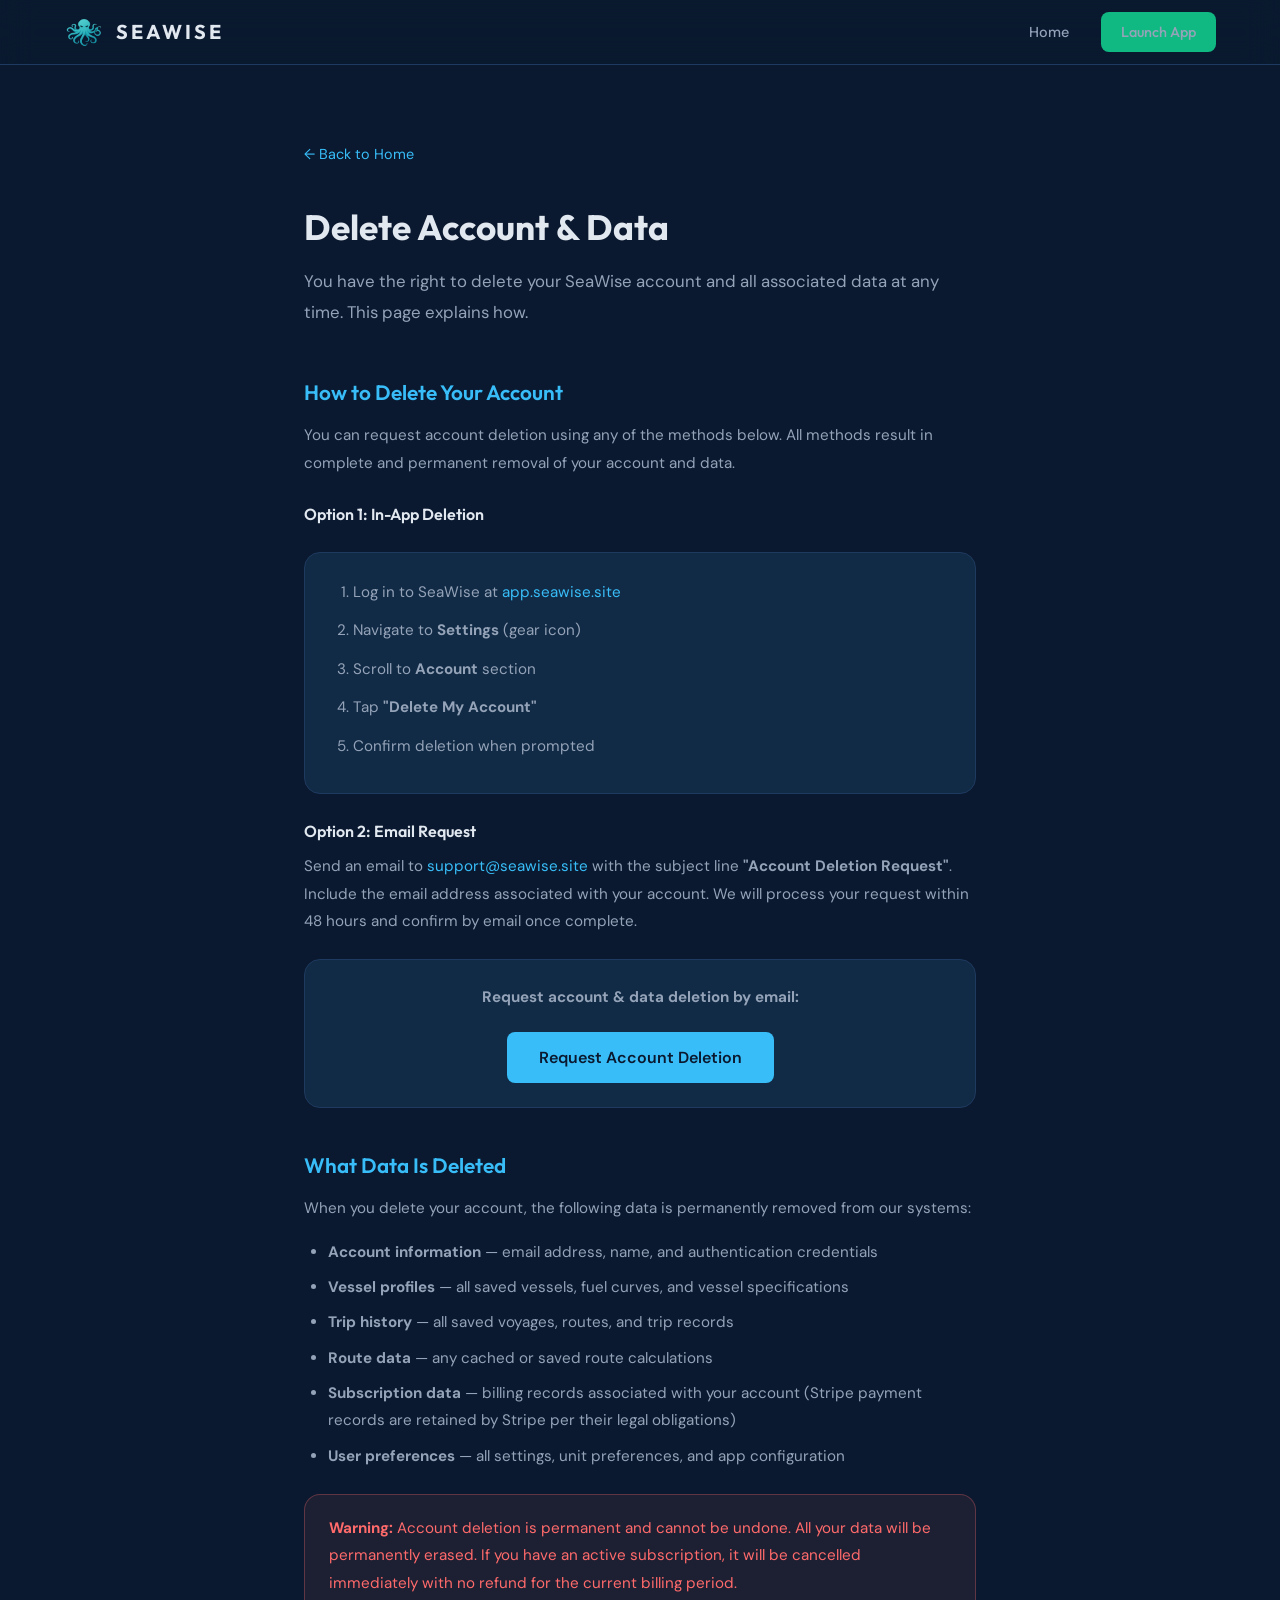
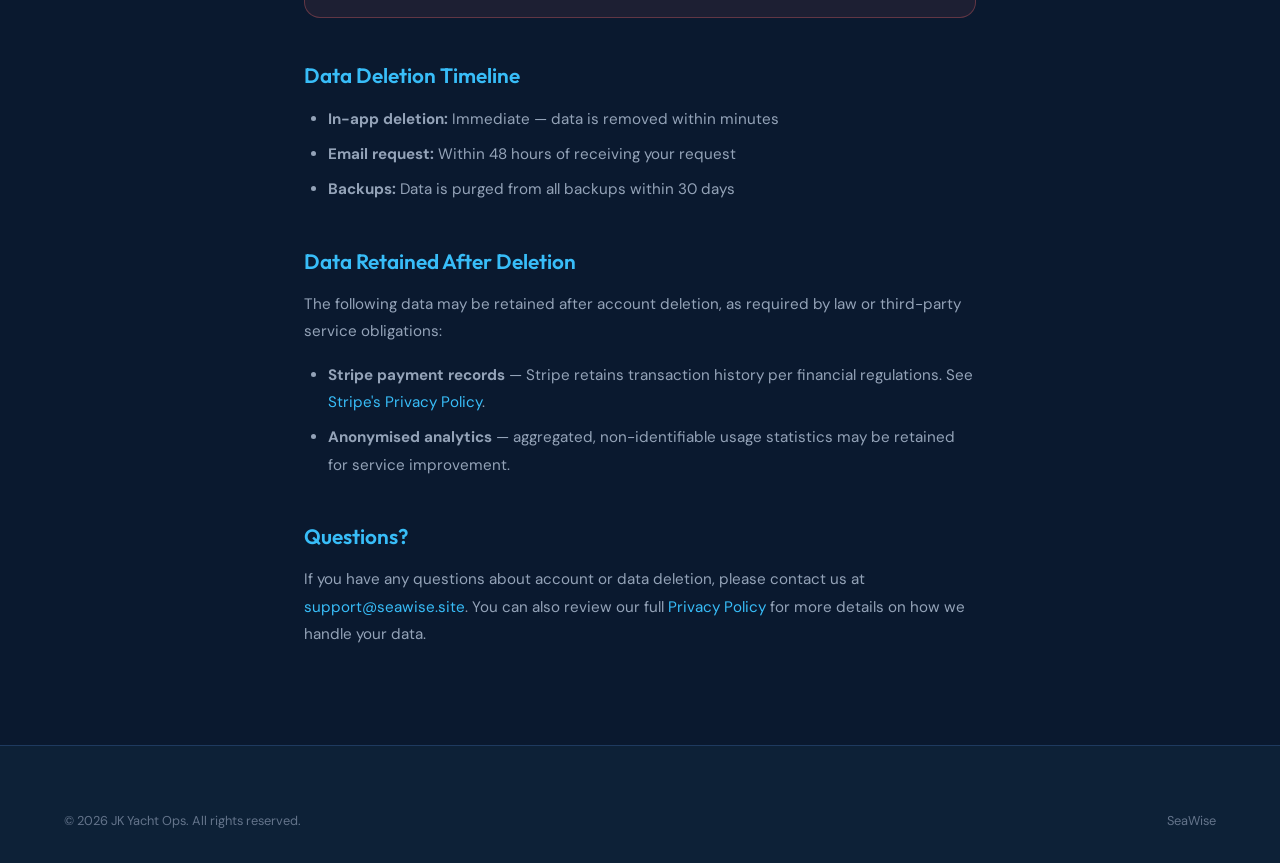
<file: delete-account.html>
<!DOCTYPE html>
<html lang="en">
<head>
  <meta charset="UTF-8" />
  <meta name="viewport" content="width=device-width, initial-scale=1.0" />
  <meta name="theme-color" content="#0a192f" />
  <title>Delete Account &amp; Data — SeaWise</title>
  <link rel="icon" type="image/png" href="images/logo.png" />
  <link rel="preconnect" href="https://fonts.googleapis.com" />
  <link rel="preconnect" href="https://fonts.gstatic.com" crossorigin />
  <link href="https://fonts.googleapis.com/css2?family=Outfit:wght@300;400;500;600;700;800&family=DM+Sans:ital,wght@0,400;0,500;0,700;1,400&display=swap" rel="stylesheet" />
  <link rel="stylesheet" href="style.css" />
  <style>
    .delete-content { max-width: 720px; margin: 0 auto; padding: 140px 24px 80px; }
    .delete-content h1 { font-family: var(--font-display); font-size: 2.2rem; font-weight: 700; margin-bottom: 8px; }
    .delete-content .delete-subtitle { color: var(--text-secondary); font-size: 1.05rem; margin-bottom: 48px; }
    .delete-content h2 { font-family: var(--font-display); font-size: 1.3rem; font-weight: 600; margin-top: 40px; margin-bottom: 12px; color: var(--accent-cyan); }
    .delete-content h3 { font-family: var(--font-display); font-size: 1rem; font-weight: 600; margin-top: 24px; margin-bottom: 8px; }
    .delete-content p { color: var(--text-secondary); font-size: 0.95rem; line-height: 1.8; margin-bottom: 16px; }
    .delete-content ul { color: var(--text-secondary); font-size: 0.95rem; line-height: 1.8; margin-bottom: 16px; padding-left: 24px; }
    .delete-content li { margin-bottom: 8px; }
    .delete-content a { color: var(--accent-cyan); text-decoration: none; }
    .delete-content a:hover { text-decoration: underline; }
    .delete-back { display: inline-flex; align-items: center; gap: 8px; color: var(--text-secondary); text-decoration: none; font-size: 0.9rem; margin-bottom: 32px; transition: color 0.2s; }
    .delete-back:hover { color: var(--accent-cyan); }
    .warning-box { background: rgba(255, 107, 107, 0.08); border: 1px solid rgba(255, 107, 107, 0.3); border-radius: var(--radius); padding: 20px 24px; margin: 24px 0; }
    .warning-box p { color: #ff6b6b; margin-bottom: 0; }
    .steps-box { background: var(--bg-card); border: 1px solid var(--border); border-radius: var(--radius); padding: 24px 28px; margin: 24px 0; }
    .steps-box ol { color: var(--text-secondary); font-size: 0.95rem; line-height: 2; padding-left: 20px; margin: 0; }
    .contact-box { background: var(--bg-card); border: 1px solid var(--border); border-radius: var(--radius); padding: 24px 28px; margin: 24px 0; text-align: center; }
    .contact-box p { margin-bottom: 8px; }
    .contact-box a.btn-delete { display: inline-block; background: var(--accent-cyan); color: #0a192f; font-weight: 600; padding: 12px 32px; border-radius: 8px; text-decoration: none; margin-top: 12px; transition: opacity 0.2s; }
    .contact-box a.btn-delete:hover { opacity: 0.85; text-decoration: none; }
  </style>
</head>
<body>

  <nav id="nav" class="scrolled">
    <div class="nav-inner">
      <a href="index.html" class="nav-brand">
        <img src="images/logo.png" alt="SeaWise" class="nav-logo" />
        <span class="nav-wordmark">SEAWISE</span>
      </a>
      <div class="nav-links">
        <a href="index.html">Home</a>
        <a href="https://app.seawise.site" class="btn btn-sm btn-green" target="_blank" rel="noopener">Launch App</a>
      </div>
    </div>
  </nav>

  <div class="delete-content">
    <a href="index.html" class="delete-back">&larr; Back to Home</a>
    <h1>Delete Account &amp; Data</h1>
    <p class="delete-subtitle">You have the right to delete your SeaWise account and all associated data at any time. This page explains how.</p>

    <h2>How to Delete Your Account</h2>
    <p>You can request account deletion using any of the methods below. All methods result in complete and permanent removal of your account and data.</p>

    <h3>Option 1: In-App Deletion</h3>
    <div class="steps-box">
      <ol>
        <li>Log in to SeaWise at <a href="https://app.seawise.site" target="_blank" rel="noopener">app.seawise.site</a></li>
        <li>Navigate to <strong>Settings</strong> (gear icon)</li>
        <li>Scroll to <strong>Account</strong> section</li>
        <li>Tap <strong>"Delete My Account"</strong></li>
        <li>Confirm deletion when prompted</li>
      </ol>
    </div>

    <h3>Option 2: Email Request</h3>
    <p>Send an email to <a href="mailto:support@seawise.site?subject=Account%20Deletion%20Request">support@seawise.site</a> with the subject line <strong>"Account Deletion Request"</strong>. Include the email address associated with your account. We will process your request within 48 hours and confirm by email once complete.</p>

    <div class="contact-box">
      <p><strong>Request account &amp; data deletion by email:</strong></p>
      <a href="mailto:support@seawise.site?subject=Account%20Deletion%20Request&body=Please%20delete%20my%20SeaWise%20account%20and%20all%20associated%20data.%0A%0AAccount%20email%3A%20%5Byour%20email%20here%5D" class="btn-delete">Request Account Deletion</a>
    </div>

    <h2>What Data Is Deleted</h2>
    <p>When you delete your account, the following data is permanently removed from our systems:</p>
    <ul>
      <li><strong>Account information</strong> — email address, name, and authentication credentials</li>
      <li><strong>Vessel profiles</strong> — all saved vessels, fuel curves, and vessel specifications</li>
      <li><strong>Trip history</strong> — all saved voyages, routes, and trip records</li>
      <li><strong>Route data</strong> — any cached or saved route calculations</li>
      <li><strong>Subscription data</strong> — billing records associated with your account (Stripe payment records are retained by Stripe per their legal obligations)</li>
      <li><strong>User preferences</strong> — all settings, unit preferences, and app configuration</li>
    </ul>

    <div class="warning-box">
      <p><strong>Warning:</strong> Account deletion is permanent and cannot be undone. All your data will be permanently erased. If you have an active subscription, it will be cancelled immediately with no refund for the current billing period.</p>
    </div>

    <h2>Data Deletion Timeline</h2>
    <ul>
      <li><strong>In-app deletion:</strong> Immediate — data is removed within minutes</li>
      <li><strong>Email request:</strong> Within 48 hours of receiving your request</li>
      <li><strong>Backups:</strong> Data is purged from all backups within 30 days</li>
    </ul>

    <h2>Data Retained After Deletion</h2>
    <p>The following data may be retained after account deletion, as required by law or third-party service obligations:</p>
    <ul>
      <li><strong>Stripe payment records</strong> — Stripe retains transaction history per financial regulations. See <a href="https://stripe.com/privacy" target="_blank" rel="noopener">Stripe's Privacy Policy</a>.</li>
      <li><strong>Anonymised analytics</strong> — aggregated, non-identifiable usage statistics may be retained for service improvement.</li>
    </ul>

    <h2>Questions?</h2>
    <p>If you have any questions about account or data deletion, please contact us at <a href="mailto:support@seawise.site">support@seawise.site</a>. You can also review our full <a href="privacy.html">Privacy Policy</a> for more details on how we handle your data.</p>
  </div>

  <footer id="footer">
    <div class="container">
      <div class="footer-bottom" style="border-top: none; padding-top: 0;">
        <p>&copy; 2026 JK Yacht Ops. All rights reserved.</p>
        <p><a href="index.html" style="color: var(--text-muted); text-decoration: none;">SeaWise</a></p>
      </div>
    </div>
  </footer>

</body>
</html>
</file>
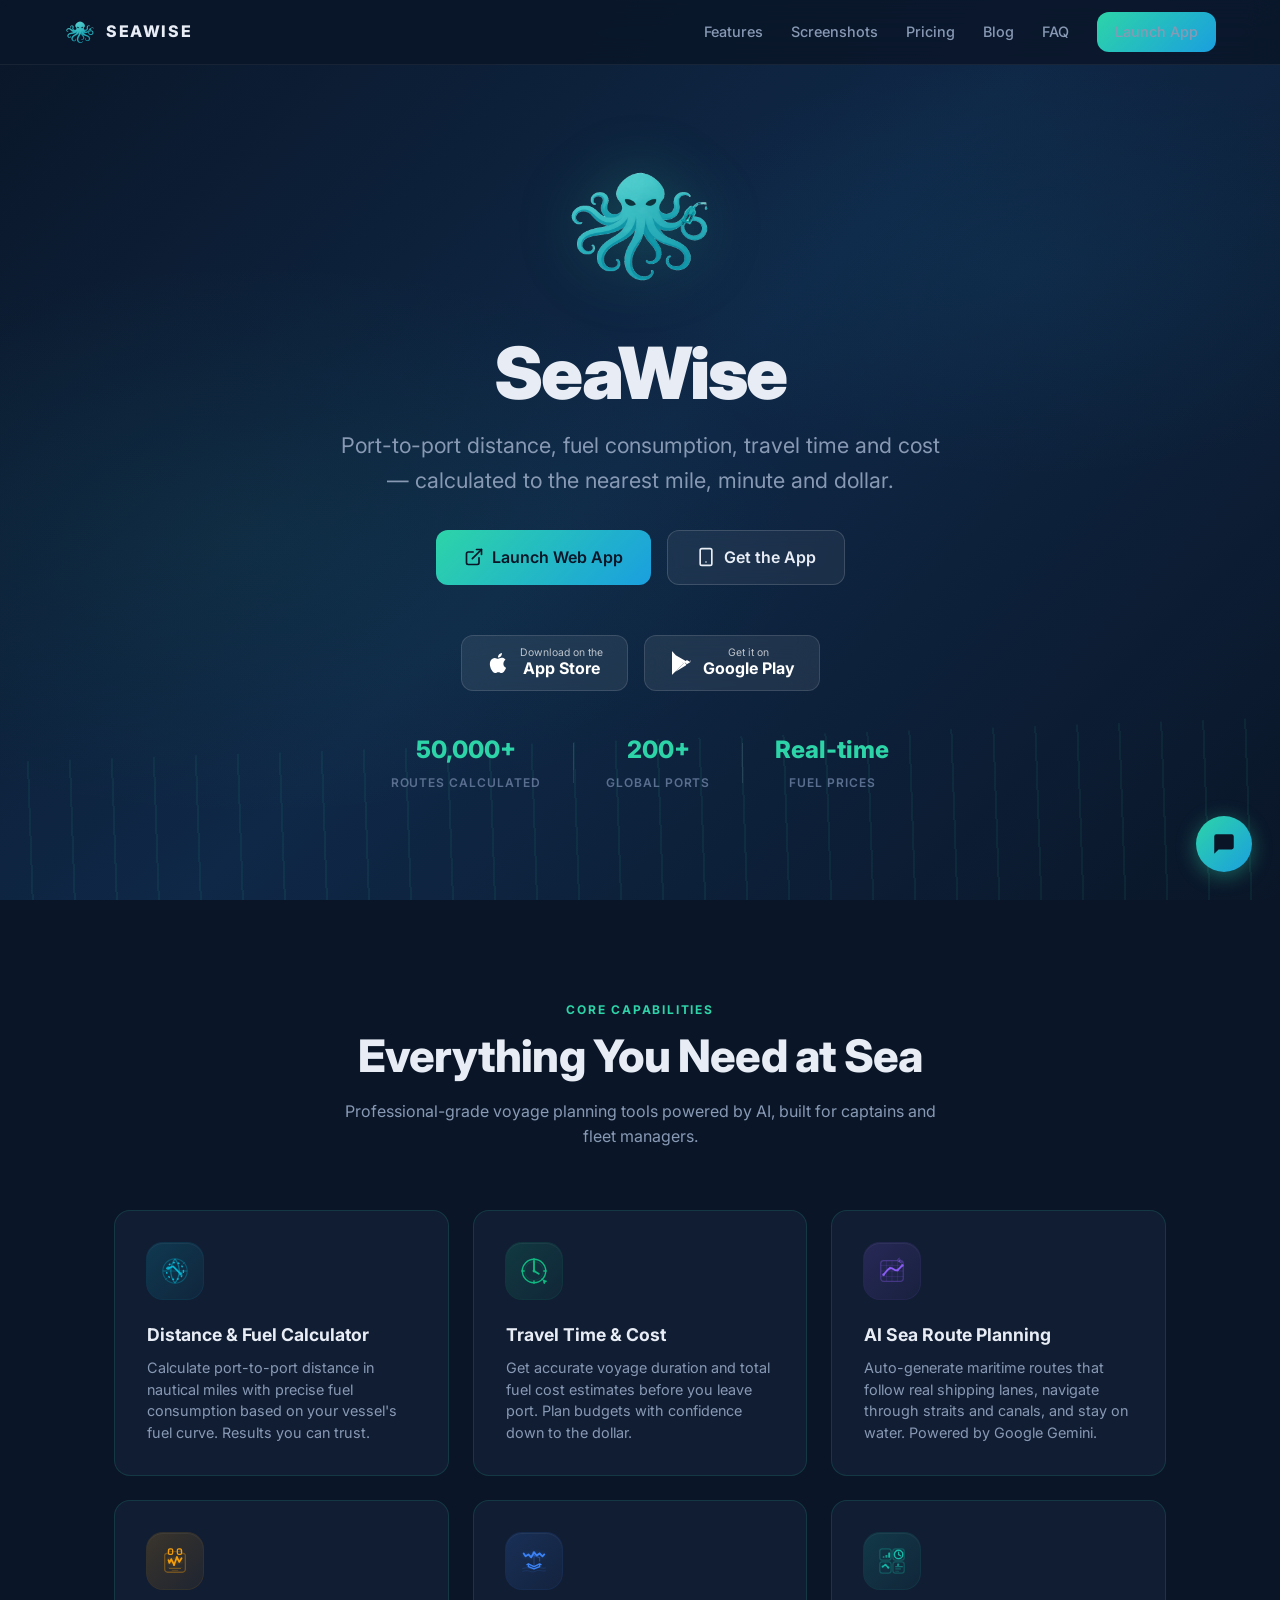
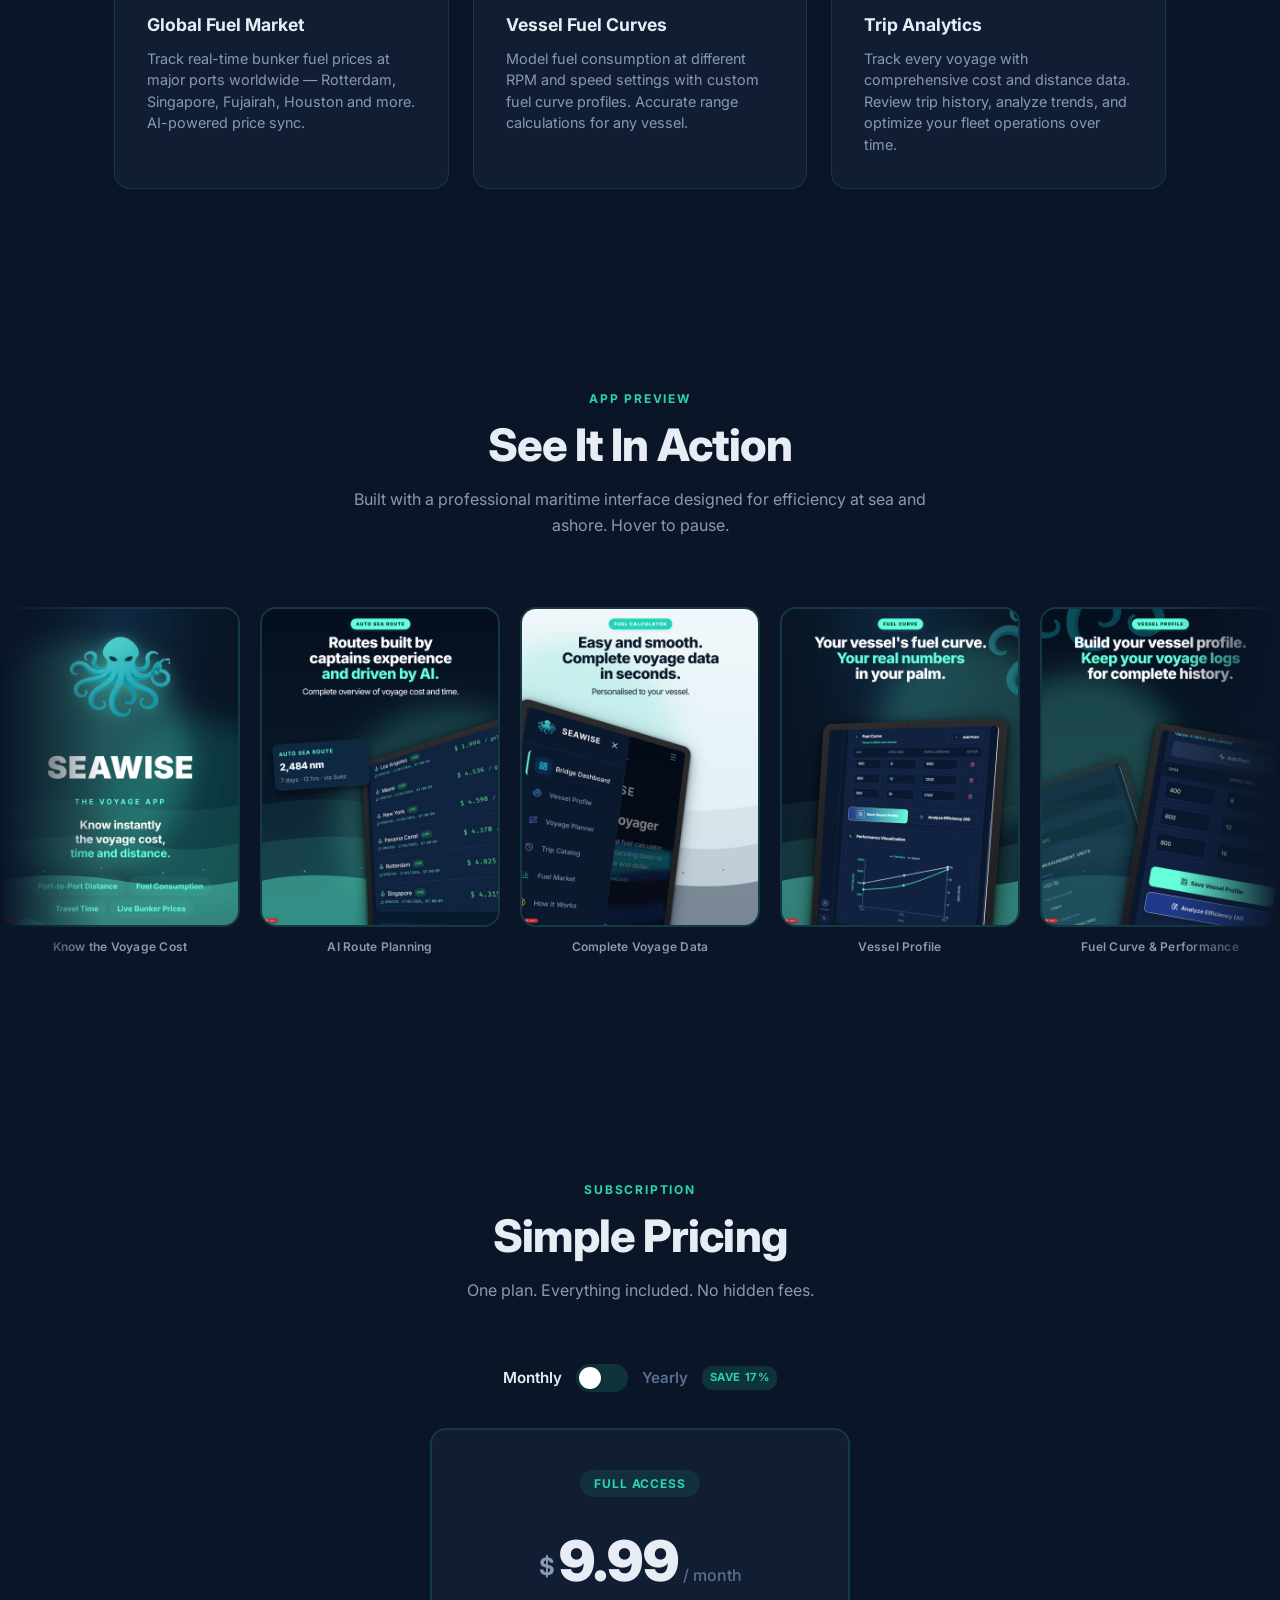
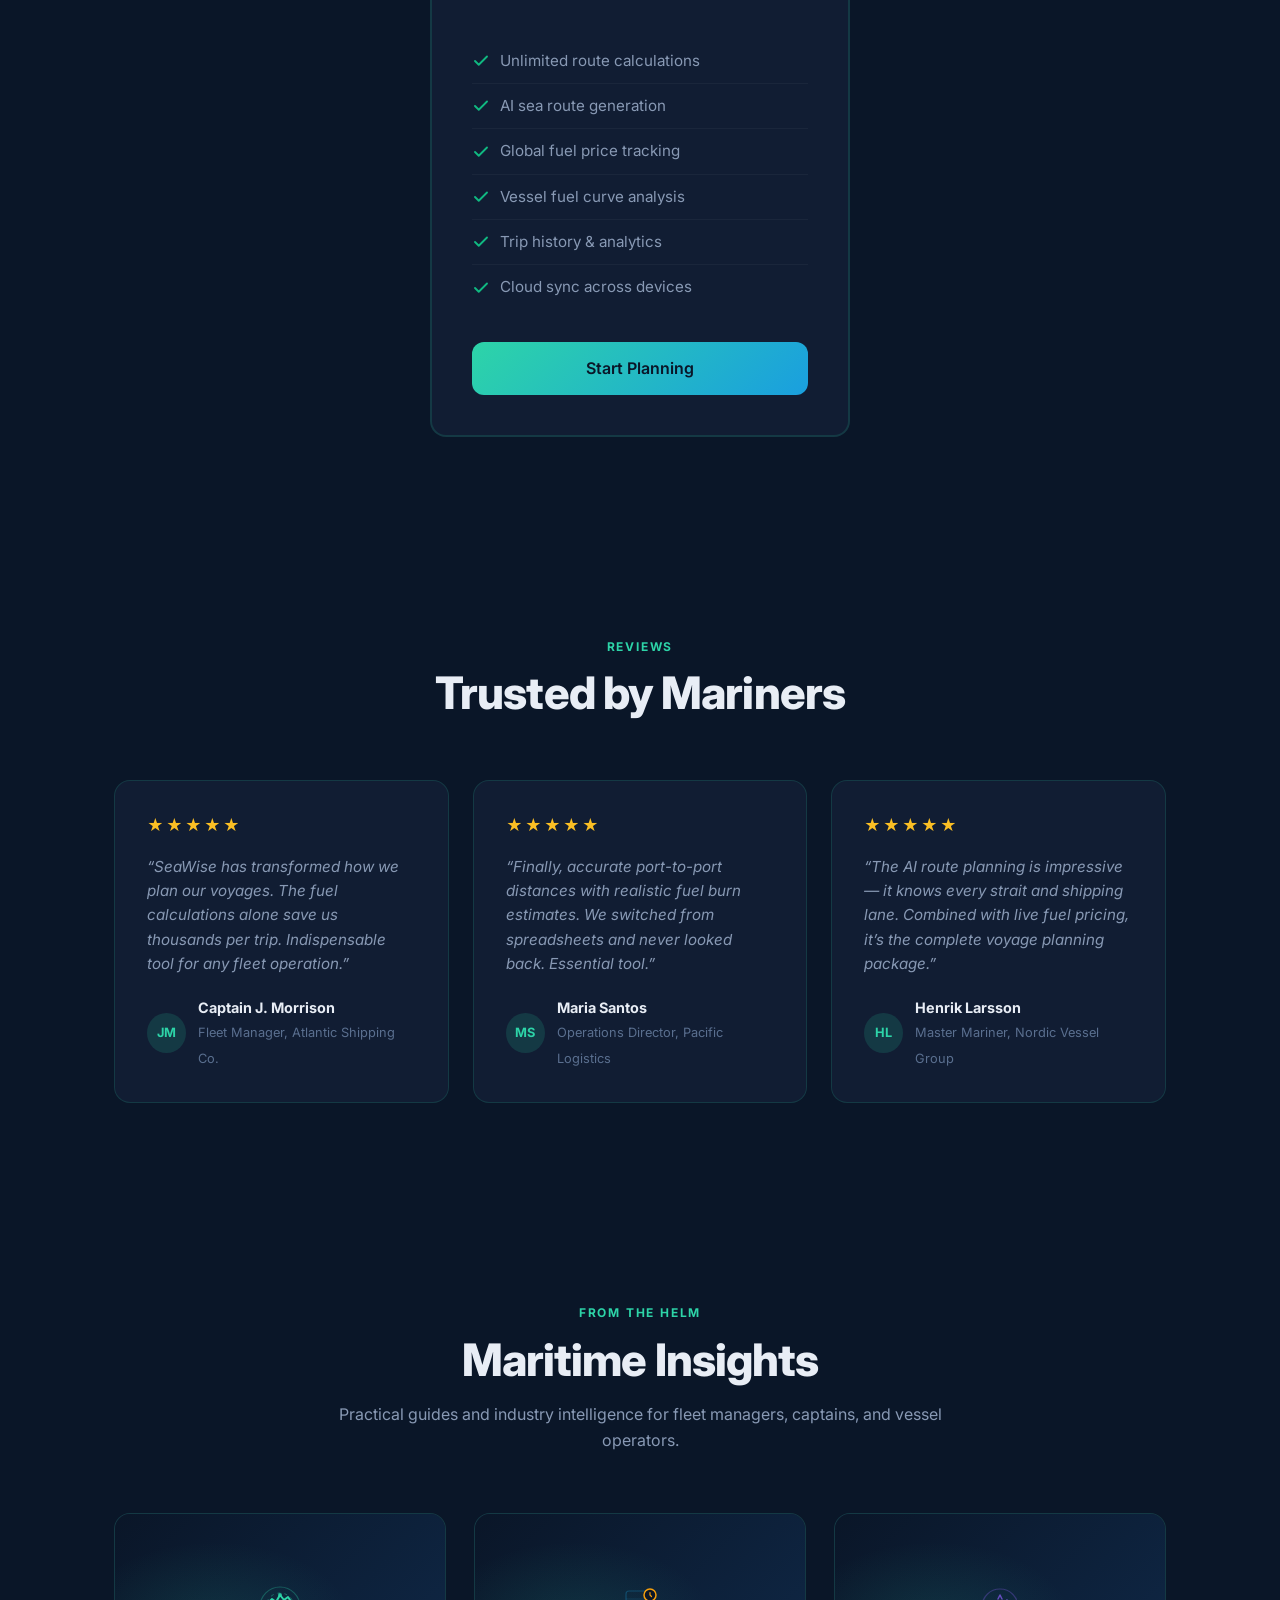
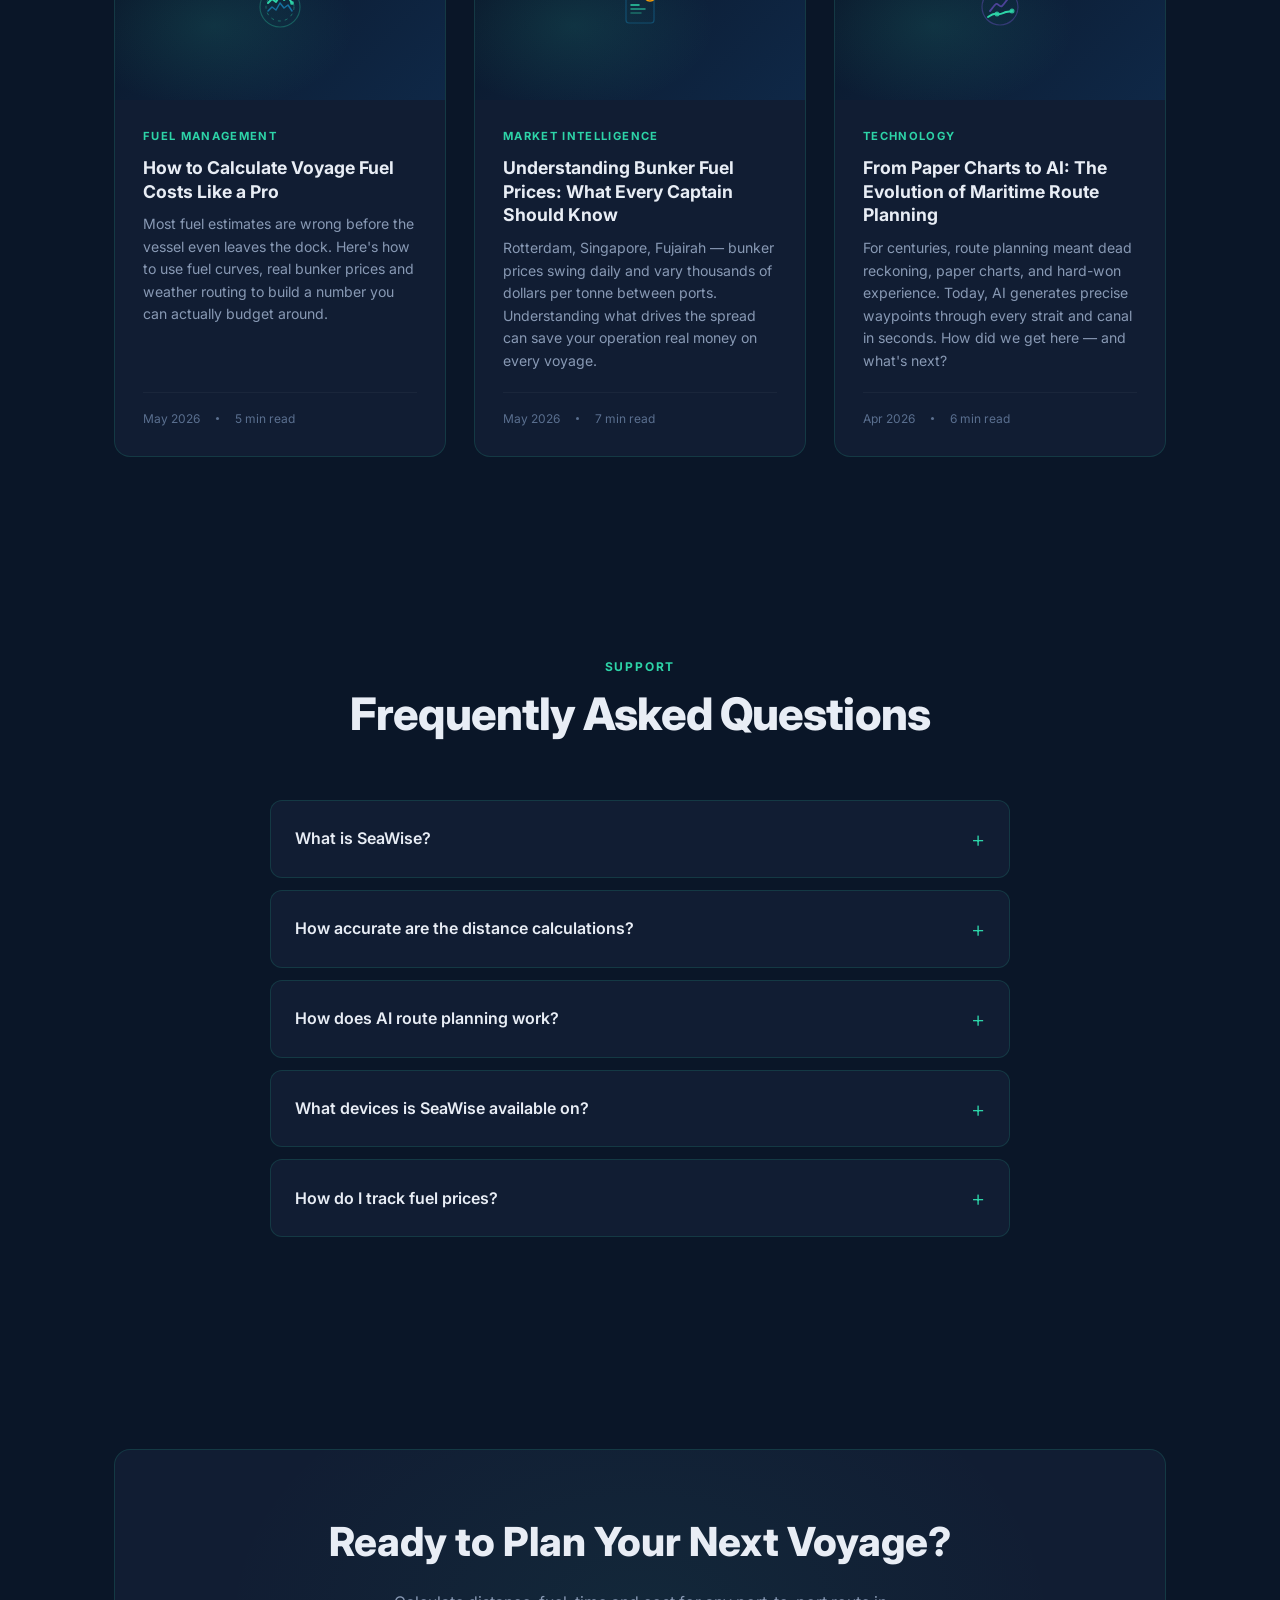
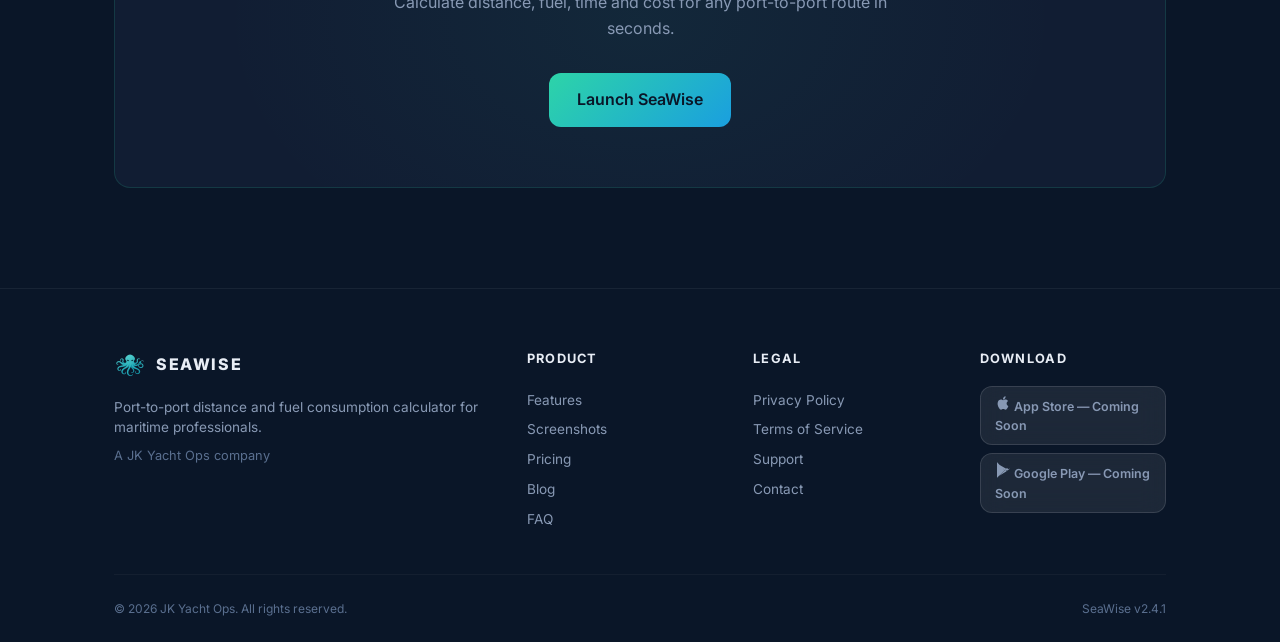
<file: Landing SeaWise Voyager — Maritime Distance & Fuel Calculator.html>
<!DOCTYPE html>
<html lang="en">
<head>
<meta charset="UTF-8">
<meta name="viewport" content="width=device-width, initial-scale=1.0">
<title>SeaWise — Maritime Distance & Fuel Calculator</title>
<meta name="theme-color" content="#0a1628">
<meta name="description" content="SeaWise — Port-to-port distance, fuel consumption, travel time and cost calculator for maritime professionals.">
<meta name="keywords" content="maritime navigation, voyage planner, fuel calculator, sea route, nautical miles, bunker fuel prices, yacht operations">
<meta property="og:title" content="SeaWise — Smart Voyage Planning">
<meta property="og:description" content="AI-powered route planning, fuel estimation, and market intelligence for modern mariners.">
<meta property="og:type" content="website">
<link rel="icon" type="image/png" href="seawise-logo.png">
<style>
  @import url('https://fonts.googleapis.com/css2?family=Inter:wght@300;400;500;600;700;800;900&display=swap');

  * { margin:0; padding:0; box-sizing:border-box; }

  :root {
    --bg-deep: #0a1628;
    --bg-card: #111d33;
    --bg-card-hover: #162440;
    --accent: #2dd4a8;
    --accent-glow: rgba(45,212,168,0.25);
    --text-primary: #e8edf5;
    --text-secondary: #8899b4;
    --text-muted: #5a6f8f;
    --border: rgba(45,212,168,0.15);
    --gradient-ocean: linear-gradient(135deg, #0a1628 0%, #0f2847 50%, #0a1628 100%);
    --gradient-accent: linear-gradient(135deg, #2dd4a8, #1a9fdf);
    --radius: 16px;
  }

  html { scroll-behavior: smooth; }

  body {
    font-family: 'Inter', -apple-system, BlinkMacSystemFont, sans-serif;
    background: var(--bg-deep);
    color: var(--text-primary);
    overflow-x: hidden;
    line-height: 1.6;
  }

  /* ─── NAV ─── */
  nav {
    position: fixed;
    top: 0; left: 0; right: 0;
    z-index: 1000;
    background: rgba(10,22,40,0.85);
    backdrop-filter: blur(16px);
    border-bottom: 1px solid rgba(255,255,255,0.06);
    transition: background 0.3s;
  }
  .nav-inner {
    max-width: 1200px;
    margin: 0 auto;
    padding: 0 24px;
    height: 64px;
    display: flex;
    align-items: center;
    justify-content: space-between;
  }
  .nav-brand {
    display: flex;
    align-items: center;
    gap: 10px;
    text-decoration: none;
    color: var(--text-primary);
  }
  .nav-logo {
    width: 32px;
    height: 32px;
    border-radius: 8px;
    object-fit: contain;
  }
  .nav-wordmark {
    font-weight: 800;
    font-size: 1rem;
    letter-spacing: 0.1em;
  }
  .nav-toggle {
    display: none;
    background: none;
    border: none;
    cursor: pointer;
    padding: 4px;
  }
  .nav-toggle span {
    display: block;
    width: 22px;
    height: 2px;
    background: var(--text-primary);
    margin: 5px 0;
    border-radius: 1px;
    transition: all 0.3s;
  }
  .nav-links {
    display: flex;
    align-items: center;
    gap: 28px;
  }
  .nav-links a {
    color: var(--text-secondary);
    text-decoration: none;
    font-size: 0.9rem;
    font-weight: 500;
    transition: color 0.3s;
  }
  .nav-links a:hover { color: var(--text-primary); }

  /* ─── BUTTONS ─── */
  .btn {
    display: inline-flex;
    align-items: center;
    gap: 8px;
    border-radius: 12px;
    font-weight: 600;
    text-decoration: none;
    transition: all 0.3s ease;
    cursor: pointer;
    border: none;
  }
  .btn-sm { padding: 8px 18px; font-size: 0.85rem; }
  .btn-lg { padding: 14px 28px; font-size: 1rem; }
  .btn-green {
    background: var(--gradient-accent);
    color: var(--bg-deep);
  }
  .btn-green:hover {
    transform: translateY(-2px);
    box-shadow: 0 8px 30px rgba(45,212,168,0.3);
  }
  .btn-outline {
    background: rgba(255,255,255,0.06);
    border: 1px solid rgba(255,255,255,0.15);
    color: var(--text-primary);
    backdrop-filter: blur(8px);
  }
  .btn-outline:hover {
    background: rgba(255,255,255,0.12);
    transform: translateY(-2px);
  }
  .btn-full { width: 100%; justify-content: center; }

  /* Store badges */
  .store-badges {
    display: flex;
    gap: 16px;
    justify-content: center;
    flex-wrap: wrap;
    position: relative;
    z-index: 2;
    margin-bottom: 40px;
  }
  .store-badge {
    display: inline-flex;
    align-items: center;
    gap: 10px;
    background: rgba(255,255,255,0.08);
    backdrop-filter: blur(12px);
    border: 1px solid rgba(255,255,255,0.12);
    border-radius: 12px;
    padding: 12px 24px;
    color: #fff;
    text-decoration: none;
    font-size: 0.85rem;
    font-weight: 600;
    transition: all 0.3s ease;
  }
  .store-badge:hover {
    background: rgba(255,255,255,0.14);
    transform: translateY(-2px);
    box-shadow: 0 8px 30px rgba(0,0,0,0.3);
  }
  .store-badge svg { width: 24px; height: 24px; }
  .store-badge .badge-label { font-size: 0.65rem; font-weight: 400; opacity: 0.7; display: block; line-height: 1; }
  .store-badge .badge-store { font-size: 1rem; font-weight: 700; display: block; line-height: 1.2; }

  /* ─── HERO ─── */
  .hero {
    position: relative;
    min-height: 100vh;
    display: flex;
    flex-direction: column;
    align-items: center;
    justify-content: center;
    text-align: center;
    padding: 100px 24px 60px;
    background: var(--gradient-ocean);
    overflow: hidden;
  }
  .hero::before {
    content: '';
    position: absolute;
    top: 0; left: 0; right: 0; bottom: 0;
    background:
      radial-gradient(ellipse 800px 400px at 20% 60%, rgba(45,212,168,0.06) 0%, transparent 70%),
      radial-gradient(ellipse 600px 300px at 80% 30%, rgba(26,159,223,0.06) 0%, transparent 70%);
    pointer-events: none;
  }

  /* Animated wave decoration */
  .wave-deco {
    position: absolute;
    width: 200%;
    height: 200px;
    bottom: -40px;
    left: -50%;
    opacity: 0.07;
    background: repeating-linear-gradient(
      90deg,
      transparent,
      transparent 40px,
      var(--accent) 40px,
      var(--accent) 42px
    );
    transform: rotate(-2deg);
    animation: waveSlide 20s linear infinite;
  }
  @keyframes waveSlide {
    from { transform: translateX(0) rotate(-2deg); }
    to { transform: translateX(-80px) rotate(-2deg); }
  }

  .hero-logo {
    width: 160px;
    height: 160px;
    margin-bottom: 28px;
    position: relative;
    z-index: 2;
  }
  .hero-logo img {
    width: 160px;
    height: 160px;
    display: block;
    object-fit: contain;
    filter: drop-shadow(0 0 30px var(--accent-glow));
  }

  .hero h1 {
    font-size: clamp(2.5rem, 6vw, 4.5rem);
    font-weight: 900;
    letter-spacing: -0.03em;
    line-height: 1.1;
    margin-bottom: 16px;
    position: relative;
    z-index: 2;
  }
  .text-gradient {
    background: var(--gradient-accent);
    -webkit-background-clip: text;
    -webkit-text-fill-color: transparent;
    background-clip: text;
  }

  .hero-tagline {
    font-size: clamp(1rem, 2.5vw, 1.35rem);
    color: var(--text-secondary);
    max-width: 600px;
    margin: 0 auto 32px;
    position: relative;
    z-index: 2;
    font-weight: 400;
  }

  .hero-actions {
    display: flex;
    gap: 16px;
    justify-content: center;
    flex-wrap: wrap;
    position: relative;
    z-index: 2;
    margin-bottom: 50px;
  }

  .hero-stats {
    display: flex;
    align-items: center;
    gap: 32px;
    position: relative;
    z-index: 2;
  }
  .hero-stat { text-align: center; }
  .hero-stat-value {
    display: block;
    font-size: 1.5rem;
    font-weight: 800;
    color: var(--accent);
  }
  .hero-stat-label {
    font-size: 0.75rem;
    color: var(--text-muted);
    text-transform: uppercase;
    letter-spacing: 0.08em;
    font-weight: 600;
  }
  .hero-stat-divider {
    width: 1px;
    height: 40px;
    background: rgba(255,255,255,0.1);
  }

  /* ─── SECTIONS ─── */
  .container {
    max-width: 1100px;
    margin: 0 auto;
    padding: 0 24px;
  }

  .section-tag {
    font-size: 0.75rem;
    font-weight: 700;
    text-transform: uppercase;
    letter-spacing: 0.15em;
    color: var(--accent);
    margin-bottom: 12px;
    display: block;
    text-align: center;
  }
  .section-header {
    text-align: center;
    margin-bottom: 60px;
  }
  .section-header h2 {
    font-size: clamp(1.8rem, 4vw, 2.8rem);
    font-weight: 800;
    margin-bottom: 16px;
    letter-spacing: -0.02em;
    line-height: 1.15;
  }
  .section-desc {
    color: var(--text-secondary);
    max-width: 620px;
    margin: 0 auto;
    font-size: 1rem;
  }

  /* ─── FEATURES ─── */
  #features {
    padding: 100px 0;
  }
  .features-grid {
    display: grid;
    grid-template-columns: repeat(auto-fit, minmax(260px, 1fr));
    gap: 24px;
  }
  .feature-card {
    background: var(--bg-card);
    border: 1px solid var(--border);
    border-radius: var(--radius);
    padding: 32px;
    transition: all 0.3s ease;
    position: relative;
    overflow: hidden;
  }
  .feature-card::before {
    content: '';
    position: absolute;
    top: 0; left: 0; right: 0;
    height: 2px;
    background: var(--gradient-accent);
    opacity: 0;
    transition: opacity 0.3s ease;
  }
  .feature-card:hover {
    background: var(--bg-card-hover);
    transform: translateY(-4px);
    box-shadow: 0 16px 48px rgba(0,0,0,0.3);
  }
  .feature-card:hover::before { opacity: 1; }

  .feature-icon {
    position: relative;
    width: 56px;
    height: 56px;
    border-radius: 16px;
    display: flex;
    align-items: center;
    justify-content: center;
    margin-bottom: 22px;
    transition: transform 0.3s, box-shadow 0.3s;
  }
  .feature-card:hover .feature-icon { transform: scale(1.08); }
  .feature-icon-cyan {
    background: linear-gradient(135deg, rgba(6,182,212,0.18) 0%, rgba(6,182,212,0.06) 100%);
    box-shadow: 0 0 0 1px rgba(6,182,212,0.15), inset 0 1px 0 rgba(255,255,255,0.05);
    color: #06b6d4;
  }
  .feature-card:hover .feature-icon-cyan { box-shadow: 0 0 24px rgba(6,182,212,0.25), 0 0 0 1px rgba(6,182,212,0.3); }
  .feature-icon-green {
    background: linear-gradient(135deg, rgba(16,185,129,0.18) 0%, rgba(16,185,129,0.06) 100%);
    box-shadow: 0 0 0 1px rgba(16,185,129,0.15), inset 0 1px 0 rgba(255,255,255,0.05);
    color: #10b981;
  }
  .feature-card:hover .feature-icon-green { box-shadow: 0 0 24px rgba(16,185,129,0.25), 0 0 0 1px rgba(16,185,129,0.3); }
  .feature-icon-purple {
    background: linear-gradient(135deg, rgba(139,92,246,0.18) 0%, rgba(139,92,246,0.06) 100%);
    box-shadow: 0 0 0 1px rgba(139,92,246,0.15), inset 0 1px 0 rgba(255,255,255,0.05);
    color: #8b5cf6;
  }
  .feature-card:hover .feature-icon-purple { box-shadow: 0 0 24px rgba(139,92,246,0.25), 0 0 0 1px rgba(139,92,246,0.3); }
  .feature-icon-amber {
    background: linear-gradient(135deg, rgba(245,158,11,0.18) 0%, rgba(245,158,11,0.06) 100%);
    box-shadow: 0 0 0 1px rgba(245,158,11,0.15), inset 0 1px 0 rgba(255,255,255,0.05);
    color: #f59e0b;
  }
  .feature-card:hover .feature-icon-amber { box-shadow: 0 0 24px rgba(245,158,11,0.25), 0 0 0 1px rgba(245,158,11,0.3); }
  .feature-icon-blue {
    background: linear-gradient(135deg, rgba(59,130,246,0.18) 0%, rgba(59,130,246,0.06) 100%);
    box-shadow: 0 0 0 1px rgba(59,130,246,0.15), inset 0 1px 0 rgba(255,255,255,0.05);
    color: #3b82f6;
  }
  .feature-card:hover .feature-icon-blue { box-shadow: 0 0 24px rgba(59,130,246,0.25), 0 0 0 1px rgba(59,130,246,0.3); }
  .feature-icon-teal {
    background: linear-gradient(135deg, rgba(20,184,166,0.18) 0%, rgba(20,184,166,0.06) 100%);
    box-shadow: 0 0 0 1px rgba(20,184,166,0.15), inset 0 1px 0 rgba(255,255,255,0.05);
    color: #14b8a6;
  }
  .feature-card:hover .feature-icon-teal { box-shadow: 0 0 24px rgba(20,184,166,0.25), 0 0 0 1px rgba(20,184,166,0.3); }

  .feature-card h3 {
    font-size: 1.1rem;
    font-weight: 700;
    margin-bottom: 8px;
  }
  .feature-card p {
    color: var(--text-secondary);
    font-size: 0.9rem;
    line-height: 1.5;
  }

  /* ─── SCREENSHOTS (rolling carousel) ─── */
  #screenshots {
    padding: 100px 0;
  }
  .screenshots-carousel-wrap {
    overflow: hidden;
    width: 100%;
    padding: 8px 0 24px;
    mask-image: linear-gradient(to right, transparent 0%, black 8%, black 92%, transparent 100%);
    -webkit-mask-image: linear-gradient(to right, transparent 0%, black 8%, black 92%, transparent 100%);
  }
  .screenshots-track {
    display: flex;
    gap: 20px;
    width: max-content;
    animation: scrollScreenshots 60s linear infinite;
  }
  .screenshots-track:hover {
    animation-play-state: paused;
  }
  @keyframes scrollScreenshots {
    0%   { transform: translateX(0); }
    100% { transform: translateX(-50%); }
  }
  .screenshot-item {
    flex: 0 0 auto;
    width: 240px;
    text-align: center;
  }
  .screenshot-frame {
    width: 100%;
    aspect-ratio: 3 / 4;
    border-radius: var(--radius);
    overflow: hidden;
    border: 2px solid var(--border);
    background: var(--bg-card);
    transition: border-color 0.3s, transform 0.3s, box-shadow 0.3s;
  }
  .screenshot-item:hover .screenshot-frame {
    border-color: var(--accent);
    transform: translateY(-6px);
    box-shadow: 0 20px 50px rgba(45,212,168,0.15);
  }
  .screenshot-frame img {
    width: 100%;
    height: 100%;
    display: block;
    object-fit: cover;
    object-position: top center;
  }
  .screenshot-caption {
    margin-top: 10px;
    font-size: 0.75rem;
    font-weight: 600;
    color: var(--text-secondary);
    letter-spacing: 0.02em;
  }

  /* ─── BLOG ─── */
  #blog {
    padding: 100px 0;
  }
  .blog-grid {
    display: grid;
    grid-template-columns: repeat(auto-fit, minmax(300px, 1fr));
    gap: 28px;
  }
  .blog-card {
    background: var(--bg-card);
    border: 1px solid var(--border);
    border-radius: var(--radius);
    overflow: hidden;
    transition: all 0.3s ease;
    text-decoration: none;
    display: flex;
    flex-direction: column;
  }
  .blog-card:hover {
    background: var(--bg-card-hover);
    transform: translateY(-4px);
    box-shadow: 0 16px 48px rgba(0,0,0,0.3);
    border-color: rgba(45,212,168,0.3);
  }
  .blog-card-img {
    width: 100%;
    aspect-ratio: 16 / 9;
    background: linear-gradient(135deg, var(--bg-deep) 0%, #0f2847 100%);
    display: flex;
    align-items: center;
    justify-content: center;
    position: relative;
    overflow: hidden;
  }
  .blog-card-img::before {
    content: '';
    position: absolute;
    inset: 0;
    background: radial-gradient(ellipse 200px 120px at 30% 60%, rgba(45,212,168,0.12) 0%, transparent 70%);
  }
  .blog-card-img svg {
    width: 52px;
    height: 52px;
    position: relative;
    z-index: 1;
  }
  .blog-card-body {
    padding: 28px;
    display: flex;
    flex-direction: column;
    flex: 1;
  }
  .blog-tag {
    font-size: 0.7rem;
    font-weight: 700;
    text-transform: uppercase;
    letter-spacing: 0.12em;
    color: var(--accent);
    margin-bottom: 10px;
    display: block;
  }
  .blog-card-body h3 {
    font-size: 1.1rem;
    font-weight: 700;
    color: var(--text-primary);
    margin-bottom: 10px;
    line-height: 1.35;
  }
  .blog-card:hover h3 { color: var(--accent); }
  .blog-card-body p {
    color: var(--text-secondary);
    font-size: 0.88rem;
    line-height: 1.6;
    flex: 1;
    margin-bottom: 20px;
  }
  .blog-meta {
    display: flex;
    align-items: center;
    gap: 16px;
    font-size: 0.75rem;
    color: var(--text-muted);
    border-top: 1px solid rgba(255,255,255,0.04);
    padding-top: 16px;
  }
  .blog-meta .dot { width: 3px; height: 3px; background: currentColor; border-radius: 50%; }

  /* ─── PRICING ─── */
  #pricing {
    padding: 100px 0;
  }
  .pricing-toggle {
    display: flex;
    align-items: center;
    justify-content: center;
    gap: 14px;
    margin-bottom: 36px;
  }
  .pricing-toggle-label {
    font-size: 0.95rem;
    font-weight: 600;
    color: var(--text-muted);
    cursor: pointer;
    transition: color 0.3s;
  }
  .pricing-toggle-label.active {
    color: var(--text-primary);
  }
  .pricing-toggle-switch {
    position: relative;
    width: 52px;
    height: 28px;
    background: var(--border);
    border-radius: 14px;
    cursor: pointer;
    transition: background 0.3s;
    border: none;
    padding: 0;
  }
  .pricing-toggle-switch[aria-checked="true"] {
    background: var(--accent);
  }
  .pricing-toggle-switch::after {
    content: '';
    position: absolute;
    top: 3px;
    left: 3px;
    width: 22px;
    height: 22px;
    background: #fff;
    border-radius: 50%;
    transition: transform 0.3s cubic-bezier(0.22,1,0.36,1);
    box-shadow: 0 1px 3px rgba(0,0,0,0.3);
  }
  .pricing-toggle-switch[aria-checked="true"]::after {
    transform: translateX(24px);
  }
  .pricing-save-badge {
    font-size: 0.7rem;
    font-weight: 700;
    background: rgba(45,212,168,0.15);
    color: var(--accent);
    padding: 3px 8px;
    border-radius: 10px;
    text-transform: uppercase;
    letter-spacing: 0.05em;
  }
  .pricing-card {
    max-width: 420px;
    margin: 0 auto;
    background: var(--bg-card);
    border: 2px solid var(--border);
    border-radius: var(--radius);
    padding: 40px;
    text-align: center;
  }
  .pricing-badge {
    display: inline-block;
    background: rgba(45,212,168,0.1);
    color: var(--accent);
    font-size: 0.75rem;
    font-weight: 700;
    padding: 4px 14px;
    border-radius: 20px;
    text-transform: uppercase;
    letter-spacing: 0.08em;
    margin-bottom: 20px;
  }
  .pricing-amount {
    margin-bottom: 32px;
    position: relative;
  }
  .pricing-amount-monthly,
  .pricing-amount-yearly {
    transition: opacity 0.35s, transform 0.35s;
  }
  .pricing-amount-yearly {
    position: absolute;
    top: 0;
    left: 0;
    right: 0;
    opacity: 0;
    transform: translateY(8px);
    pointer-events: none;
  }
  .pricing-amount-yearly.active {
    opacity: 1;
    transform: translateY(0);
    pointer-events: auto;
    position: relative;
  }
  .pricing-amount-monthly.hidden {
    opacity: 0;
    transform: translateY(-8px);
    pointer-events: none;
    position: absolute;
    top: 0;
    left: 0;
    right: 0;
  }
  .pricing-currency {
    font-size: 1.5rem;
    font-weight: 700;
    vertical-align: super;
    color: var(--text-secondary);
  }
  .pricing-value {
    font-size: 3.5rem;
    font-weight: 900;
  }
  .pricing-period {
    font-size: 1rem;
    color: var(--text-muted);
    font-weight: 500;
  }
  .pricing-equiv {
    display: block;
    font-size: 0.85rem;
    color: var(--text-muted);
    margin-top: 4px;
  }
  .pricing-features {
    list-style: none;
    text-align: left;
    margin-bottom: 32px;
  }
  .pricing-features li {
    display: flex;
    align-items: center;
    gap: 10px;
    padding: 10px 0;
    border-bottom: 1px solid rgba(255,255,255,0.04);
    font-size: 0.95rem;
    color: var(--text-secondary);
  }
  .pricing-features li:last-child { border-bottom: none; }

  /* ─── TESTIMONIALS ─── */
  #testimonials {
    padding: 100px 0;
  }
  .testimonials-grid {
    display: grid;
    grid-template-columns: repeat(auto-fit, minmax(300px, 1fr));
    gap: 24px;
  }
  .testimonial-card {
    background: var(--bg-card);
    border: 1px solid var(--border);
    border-radius: var(--radius);
    padding: 32px;
  }
  .testimonial-stars {
    color: #fbbf24;
    font-size: 1rem;
    letter-spacing: 2px;
    margin-bottom: 16px;
  }
  .testimonial-card blockquote {
    color: var(--text-secondary);
    font-size: 0.95rem;
    line-height: 1.6;
    font-style: italic;
    margin-bottom: 20px;
  }
  .testimonial-author {
    display: flex;
    align-items: center;
    gap: 12px;
  }
  .testimonial-avatar {
    width: 40px;
    height: 40px;
    border-radius: 50%;
    background: rgba(45,212,168,0.15);
    display: flex;
    align-items: center;
    justify-content: center;
    font-weight: 700;
    font-size: 0.8rem;
    color: var(--accent);
  }
  .testimonial-author strong {
    display: block;
    font-size: 0.9rem;
  }
  .testimonial-author span {
    font-size: 0.8rem;
    color: var(--text-muted);
  }

  /* ─── FAQ ─── */
  #faq {
    padding: 100px 0;
  }
  .faq-list {
    max-width: 740px;
    margin: 0 auto;
  }
  .faq-item {
    background: var(--bg-card);
    border: 1px solid var(--border);
    border-radius: 12px;
    margin-bottom: 12px;
    overflow: hidden;
  }
  .faq-item summary {
    padding: 20px 24px;
    font-weight: 600;
    font-size: 1rem;
    cursor: pointer;
    list-style: none;
    display: flex;
    align-items: center;
    justify-content: space-between;
    transition: color 0.3s;
  }
  .faq-item summary::-webkit-details-marker { display: none; }
  .faq-item summary::after {
    content: '+';
    font-size: 1.4rem;
    font-weight: 300;
    color: var(--accent);
    transition: transform 0.3s;
  }
  .faq-item[open] summary::after {
    content: '-';
  }
  .faq-item summary:hover { color: var(--accent); }
  .faq-answer {
    padding: 0 24px 20px;
    color: var(--text-secondary);
    font-size: 0.95rem;
    line-height: 1.6;
  }
  .faq-answer a {
    color: var(--accent);
    text-decoration: none;
  }
  .faq-answer a:hover { text-decoration: underline; }

  /* ─── CTA ─── */
  #cta {
    padding: 100px 0;
  }
  .cta-card {
    background: var(--bg-card);
    border: 1px solid var(--border);
    border-radius: var(--radius);
    padding: 60px 40px;
    text-align: center;
    position: relative;
    overflow: hidden;
  }
  .cta-card::before {
    content: '';
    position: absolute;
    inset: 0;
    background: radial-gradient(ellipse 600px 400px at 50% 50%, rgba(45,212,168,0.06) 0%, transparent 70%);
    pointer-events: none;
  }
  .cta-card h2 {
    font-size: clamp(1.6rem, 4vw, 2.5rem);
    font-weight: 800;
    margin-bottom: 16px;
    position: relative;
  }
  .cta-card p {
    color: var(--text-secondary);
    max-width: 500px;
    margin: 0 auto 32px;
    position: relative;
  }
  .cta-card .btn { position: relative; }

  /* ─── FOOTER ─── */
  footer {
    border-top: 1px solid rgba(255,255,255,0.06);
    padding: 60px 0 0;
  }
  .footer-grid {
    display: grid;
    grid-template-columns: 2fr 1fr 1fr 1fr;
    gap: 40px;
    margin-bottom: 40px;
  }
  .footer-brand { }
  .footer-logo-row {
    display: flex;
    align-items: center;
    gap: 10px;
    margin-bottom: 16px;
  }
  .footer-logo {
    width: 32px;
    height: 32px;
    border-radius: 8px;
    object-fit: contain;
  }
  .footer-wordmark {
    font-weight: 800;
    font-size: 1rem;
    letter-spacing: 0.1em;
  }
  .footer-tagline {
    color: var(--text-secondary);
    font-size: 0.85rem;
    margin-bottom: 8px;
    line-height: 1.5;
  }
  .footer-company {
    color: var(--text-muted);
    font-size: 0.8rem;
  }
  .footer-col h4 {
    font-size: 0.8rem;
    font-weight: 700;
    text-transform: uppercase;
    letter-spacing: 0.1em;
    color: var(--text-primary);
    margin-bottom: 16px;
  }
  .footer-col a {
    display: block;
    color: var(--text-secondary);
    text-decoration: none;
    font-size: 0.85rem;
    padding: 4px 0;
    transition: color 0.3s;
  }
  .footer-col a:hover { color: var(--accent); }
  .footer-col .store-badge {
    padding: 8px 14px;
    font-size: 0.78rem;
    margin-bottom: 8px;
    gap: 8px;
  }
  .footer-col .store-badge svg { width: 16px; height: 16px; }
  .footer-bottom {
    padding: 24px 0;
    border-top: 1px solid rgba(255,255,255,0.04);
    display: flex;
    justify-content: space-between;
    align-items: center;
  }
  .footer-bottom p {
    font-size: 0.75rem;
    color: var(--text-muted);
  }

  /* ─── CHAT WIDGET ─── */
  .chat-fab {
    position: fixed;
    bottom: 28px;
    right: 28px;
    z-index: 999;
    width: 56px;
    height: 56px;
    border-radius: 50%;
    background: var(--gradient-accent);
    border: none;
    cursor: pointer;
    display: flex;
    align-items: center;
    justify-content: center;
    box-shadow: 0 4px 20px rgba(45,212,168,0.4);
    transition: transform 0.3s, box-shadow 0.3s;
  }
  .chat-fab:hover {
    transform: scale(1.08);
    box-shadow: 0 6px 28px rgba(45,212,168,0.5);
  }
  .chat-fab svg { width: 26px; height: 26px; fill: var(--bg-deep); }
  .chat-fab .icon-close { display: none; }
  .chat-fab.open .icon-chat { display: none; }
  .chat-fab.open .icon-close { display: block; }

  .chat-panel {
    position: fixed;
    bottom: 96px;
    right: 28px;
    z-index: 998;
    width: 340px;
    max-height: 420px;
    background: var(--bg-card);
    border: 1px solid var(--border);
    border-radius: 16px;
    box-shadow: 0 12px 48px rgba(0,0,0,0.4);
    display: none;
    flex-direction: column;
    overflow: hidden;
  }
  .chat-panel.open { display: flex; }

  .chat-header {
    padding: 20px;
    background: rgba(45,212,168,0.06);
    border-bottom: 1px solid var(--border);
  }
  .chat-header h4 {
    font-size: 1rem;
    font-weight: 700;
    margin-bottom: 4px;
  }
  .chat-header p {
    font-size: 0.8rem;
    color: var(--text-secondary);
  }

  .chat-body {
    padding: 20px;
    flex: 1;
    overflow-y: auto;
  }
  .chat-body .chat-msg {
    background: rgba(45,212,168,0.08);
    border-radius: 12px 12px 12px 4px;
    padding: 12px 16px;
    font-size: 0.88rem;
    color: var(--text-primary);
    line-height: 1.5;
    margin-bottom: 16px;
  }
  .chat-body .chat-option {
    display: block;
    width: 100%;
    text-align: left;
    background: var(--bg-deep);
    border: 1px solid var(--border);
    border-radius: 10px;
    padding: 12px 16px;
    color: var(--text-primary);
    font-size: 0.85rem;
    font-weight: 500;
    cursor: pointer;
    margin-bottom: 8px;
    transition: all 0.2s;
    text-decoration: none;
  }
  .chat-body .chat-option:hover {
    border-color: var(--accent);
    background: rgba(45,212,168,0.06);
    color: var(--accent);
  }
  .chat-body .chat-option svg {
    width: 16px; height: 16px;
    vertical-align: -3px;
    margin-right: 8px;
    stroke: currentColor;
    fill: none;
    stroke-width: 2;
  }

  @media (max-width: 768px) {
    .chat-panel {
      right: 12px;
      left: 12px;
      width: auto;
      bottom: 88px;
    }
    .chat-fab { bottom: 20px; right: 20px; }
  }

  /* ─── ANIMATIONS ─── */
  .animate-in {
    opacity: 0;
    transform: translateY(24px);
    transition: opacity 0.7s cubic-bezier(0.22,1,0.36,1), transform 0.7s cubic-bezier(0.22,1,0.36,1);
  }
  .animate-in.visible {
    opacity: 1;
    transform: translateY(0);
  }
  /* Fallback: if JS fails or observer doesn't fire, show content after 1.5s */
  @media (prefers-reduced-motion: reduce) {
    .animate-in { opacity: 1; transform: none; transition: none; }
  }

  /* ─── RESPONSIVE ─── */
  @media (max-width: 768px) {
    .nav-toggle { display: block; }
    .nav-links {
      display: none;
      position: absolute;
      top: 64px;
      left: 0; right: 0;
      background: rgba(10,22,40,0.95);
      backdrop-filter: blur(16px);
      flex-direction: column;
      padding: 16px 24px;
      gap: 12px;
      border-bottom: 1px solid rgba(255,255,255,0.06);
    }
    .nav-links.open { display: flex; }

    .hero { padding: 100px 20px 60px; }
    .hero-stats { gap: 16px; flex-wrap: wrap; justify-content: center; }
    .hero-stat-value { font-size: 1.2rem; }
    .hero-stat-divider { display: none; }

    .features-grid { grid-template-columns: 1fr; }

    .screenshot-item { width: 180px; }

    .testimonials-grid { grid-template-columns: 1fr; }

    .blog-grid { grid-template-columns: 1fr; }

    .footer-grid {
      grid-template-columns: 1fr;
      gap: 32px;
    }
    .footer-bottom {
      flex-direction: column;
      gap: 8px;
      text-align: center;
    }

    .store-badges { flex-direction: column; align-items: center; }
  }
</style>
</head>
<body>

<!-- NAV -->
<nav>
  <div class="nav-inner">
    <a href="https://seawise.site/#" class="nav-brand">
      <img src="seawise-logo.png" alt="SeaWise" class="nav-logo">
      <span class="nav-wordmark">SEAWISE</span>
    </a>
    <button class="nav-toggle" aria-label="Toggle menu" onclick="document.querySelector('.nav-links').classList.toggle('open')">
      <span></span><span></span><span></span>
    </button>
    <div class="nav-links">
      <a href="#features">Features</a>
      <a href="#screenshots">Screenshots</a>
      <a href="#pricing">Pricing</a>
      <a href="#blog">Blog</a>
      <a href="#faq">FAQ</a>
      <a href="https://app.seawise.site/" class="btn btn-sm btn-green" target="_blank" rel="noopener">Launch App</a>
    </div>
  </div>
</nav>

<!-- HERO -->
<section class="hero" id="hero">
  <div class="wave-deco"></div>

  <div class="hero-logo">
    <img src="seawise-logo.png" alt="SeaWise">
  </div>

  <h1>SeaWise</h1>

  <p class="hero-tagline">Port-to-port distance, fuel consumption, travel time and cost — calculated to the nearest mile, minute and dollar.</p>

  <div class="hero-actions">
    <a href="https://app.seawise.site/" class="btn btn-green btn-lg" target="_blank" rel="noopener">
      <svg width="20" height="20" viewBox="0 0 24 24" fill="none" stroke="currentColor" stroke-width="2" stroke-linecap="round" stroke-linejoin="round"><path d="M18 13v6a2 2 0 0 1-2 2H5a2 2 0 0 1-2-2V8a2 2 0 0 1 2-2h6"></path><polyline points="15 3 21 3 21 9"></polyline><line x1="10" y1="14" x2="21" y2="3"></line></svg>
      Launch Web App
    </a>
    <a href="#pricing" class="btn btn-outline btn-lg">
      <svg width="20" height="20" viewBox="0 0 24 24" fill="none" stroke="currentColor" stroke-width="2" stroke-linecap="round" stroke-linejoin="round"><rect x="5" y="2" width="14" height="20" rx="2" ry="2"></rect><line x1="12" y1="18" x2="12.01" y2="18"></line></svg>
      Get the App
    </a>
  </div>

  <div class="store-badges">
    <a href="#" class="store-badge">
      <svg viewBox="0 0 24 24" fill="currentColor"><path d="M18.71 19.5c-.83 1.24-1.71 2.45-3.05 2.47-1.34.03-1.77-.79-3.29-.79-1.53 0-2 .77-3.27.82-1.31.05-2.3-1.32-3.14-2.53C4.25 17 2.94 12.45 4.7 9.39c.87-1.52 2.43-2.48 4.12-2.51 1.28-.02 2.5.87 3.29.87.78 0 2.26-1.07 3.8-.91.65.03 2.47.26 3.64 1.98-.09.06-2.17 1.28-2.15 3.81.03 3.02 2.65 4.03 2.68 4.04-.03.07-.42 1.44-1.38 2.83M13 3.5c.73-.83 1.94-1.46 2.94-1.5.13 1.17-.34 2.35-1.04 3.19-.69.85-1.83 1.51-2.95 1.42-.15-1.15.41-2.35 1.05-3.11z"/></svg>
      <div>
        <span class="badge-label">Download on the</span>
        <span class="badge-store">App Store</span>
      </div>
    </a>
    <a href="#" class="store-badge">
      <svg viewBox="0 0 24 24" fill="currentColor"><path d="M3.18 23.67L14.32 12.53 3.18.34c-.27.12-.18.96-.18 1.2V22.5c0 .23-.09 1.03.18 1.17zM16.8 10.06L5.82 3.72l9.16 9.16L16.8 10.06zm.59 3.37l-1.83-1.83-9.16 9.16L16.8 14.42l.59-.99zM21.2 11.1l-3.39-1.98-2.09 2.09 2.09 2.09 3.39-1.98c.58-.34.58-1.88 0-2.22z"/></svg>
      <div>
        <span class="badge-label">Get it on</span>
        <span class="badge-store">Google Play</span>
      </div>
    </a>
  </div>

  <div class="hero-stats">
    <div class="hero-stat">
      <span class="hero-stat-value">50,000+</span>
      <span class="hero-stat-label">Routes Calculated</span>
    </div>
    <div class="hero-stat-divider"></div>
    <div class="hero-stat">
      <span class="hero-stat-value">200+</span>
      <span class="hero-stat-label">Global Ports</span>
    </div>
    <div class="hero-stat-divider"></div>
    <div class="hero-stat">
      <span class="hero-stat-value">Real-time</span>
      <span class="hero-stat-label">Fuel Prices</span>
    </div>
  </div>
</section>

<!-- FEATURES -->
<section id="features">
  <div class="container">
    <div class="section-header animate-in">
      <span class="section-tag">Core Capabilities</span>
      <h2>Everything You Need at Sea</h2>
      <p class="section-desc">Professional-grade voyage planning tools powered by AI, built for captains and fleet managers.</p>
    </div>
    <div class="features-grid">
      <div class="feature-card animate-in">
        <div class="feature-icon feature-icon-cyan">
          <svg width="30" height="30" viewBox="0 0 32 32" fill="none" xmlns="http://www.w3.org/2000/svg">
            <circle cx="16" cy="16" r="13" stroke="currentColor" stroke-width="1.2" opacity="0.3"/>
            <circle cx="16" cy="16" r="9" stroke="currentColor" stroke-width="1.5" stroke-dasharray="2 3"/>
            <path d="M16 3C16 3 20.5 9 20.5 16S16 29 16 29" stroke="currentColor" stroke-width="1.3" opacity="0.5"/>
            <path d="M16 3C16 3 11.5 9 11.5 16S16 29 16 29" stroke="currentColor" stroke-width="1.3" opacity="0.5"/>
            <line x1="3" y1="16" x2="29" y2="16" stroke="currentColor" stroke-width="1" opacity="0.3"/>
            <circle cx="9" cy="13" r="2" fill="currentColor" opacity="0.6"/>
            <circle cx="22" cy="19" r="2" fill="currentColor" opacity="0.6"/>
            <path d="M9 13L14 11L18 15L22 19" stroke="currentColor" stroke-width="1.8" stroke-linecap="round" stroke-linejoin="round"/>
            <circle cx="9" cy="13" r="1" fill="currentColor"/>
            <circle cx="22" cy="19" r="1" fill="currentColor"/>
            <path d="M24.5 8.5L26 7M7.5 23.5L6 25" stroke="currentColor" stroke-width="1" stroke-linecap="round" opacity="0.4"/>
            <path d="M25 16h3M4 16H7" stroke="currentColor" stroke-width="1" stroke-linecap="round" opacity="0.25"/>
          </svg>
        </div>
        <h3>Distance & Fuel Calculator</h3>
        <p>Calculate port-to-port distance in nautical miles with precise fuel consumption based on your vessel's fuel curve. Results you can trust.</p>
      </div>
      <div class="feature-card animate-in">
        <div class="feature-icon feature-icon-green">
          <svg width="30" height="30" viewBox="0 0 32 32" fill="none" xmlns="http://www.w3.org/2000/svg">
            <circle cx="16" cy="16" r="12.5" stroke="currentColor" stroke-width="1.5"/>
            <circle cx="16" cy="16" r="10" stroke="currentColor" stroke-width="0.8" opacity="0.2"/>
            <path d="M16 6V16L21 19" stroke="currentColor" stroke-width="2" stroke-linecap="round" stroke-linejoin="round"/>
            <circle cx="16" cy="16" r="1.5" fill="currentColor"/>
            <line x1="16" y1="3" x2="16" y2="5.5" stroke="currentColor" stroke-width="1.5" stroke-linecap="round"/>
            <line x1="16" y1="26.5" x2="16" y2="29" stroke="currentColor" stroke-width="1.5" stroke-linecap="round"/>
            <line x1="3" y1="16" x2="5.5" y2="16" stroke="currentColor" stroke-width="1.5" stroke-linecap="round"/>
            <line x1="26.5" y1="16" x2="29" y2="16" stroke="currentColor" stroke-width="1.5" stroke-linecap="round"/>
            <circle cx="16" cy="4.5" r="0.6" fill="currentColor" opacity="0.4"/>
            <circle cx="16" cy="27.5" r="0.6" fill="currentColor" opacity="0.4"/>
            <circle cx="4.5" cy="16" r="0.6" fill="currentColor" opacity="0.4"/>
            <circle cx="27.5" cy="16" r="0.6" fill="currentColor" opacity="0.4"/>
            <path d="M24.5 24.5L26.5 26.5" stroke="currentColor" stroke-width="1.2" stroke-linecap="round"/>
            <line x1="27" y1="27" x2="29" y2="27" stroke="currentColor" stroke-width="1.5" stroke-linecap="round"/>
            <line x1="27" y1="27" x2="27" y2="29" stroke="currentColor" stroke-width="1.5" stroke-linecap="round"/>
            <text x="27.5" y="28.8" font-size="4.5" font-weight="700" fill="currentColor" text-anchor="middle">$</text>
          </svg>
        </div>
        <h3>Travel Time & Cost</h3>
        <p>Get accurate voyage duration and total fuel cost estimates before you leave port. Plan budgets with confidence down to the dollar.</p>
      </div>
      <div class="feature-card animate-in">
        <div class="feature-icon feature-icon-purple">
          <svg width="30" height="30" viewBox="0 0 32 32" fill="none" xmlns="http://www.w3.org/2000/svg">
            <rect x="4" y="5" width="24" height="22" rx="3" stroke="currentColor" stroke-width="1.3" opacity="0.35"/>
            <path d="M4 10h24" stroke="currentColor" stroke-width="0.8" opacity="0.2"/>
            <path d="M4 16h24" stroke="currentColor" stroke-width="0.8" opacity="0.2"/>
            <path d="M4 22h24" stroke="currentColor" stroke-width="0.8" opacity="0.2"/>
            <path d="M10 5v22" stroke="currentColor" stroke-width="0.8" opacity="0.2"/>
            <path d="M16 5v22" stroke="currentColor" stroke-width="0.8" opacity="0.2"/>
            <path d="M22 5v22" stroke="currentColor" stroke-width="0.8" opacity="0.2"/>
            <path d="M7 20C9 18 11 14 14 13C17 12 19 17 22 15C24 13.5 26 11 27 10" stroke="currentColor" stroke-width="2" stroke-linecap="round" stroke-linejoin="round"/>
            <circle cx="7" cy="20" r="1.5" fill="currentColor" opacity="0.7"/>
            <circle cx="14" cy="13" r="1.5" fill="currentColor" opacity="0.7"/>
            <circle cx="22" cy="15" r="1.5" fill="currentColor" opacity="0.7"/>
            <circle cx="27" cy="10" r="1.5" fill="currentColor" opacity="0.7"/>
            <path d="M22 4l1.8-1.5M24.5 3.8l-0.7 2.2M23 6l2 0.5" stroke="currentColor" stroke-width="1" stroke-linecap="round" opacity="0.6"/>
            <path d="M25 7l0.8-1M26.5 6.5l-0.3 1.2" stroke="currentColor" stroke-width="0.8" stroke-linecap="round" opacity="0.45"/>
          </svg>
        </div>
        <h3>AI Sea Route Planning</h3>
        <p>Auto-generate maritime routes that follow real shipping lanes, navigate through straits and canals, and stay on water. Powered by Google Gemini.</p>
      </div>
      <div class="feature-card animate-in">
        <div class="feature-icon feature-icon-amber">
          <svg width="30" height="30" viewBox="0 0 32 32" fill="none" xmlns="http://www.w3.org/2000/svg">
            <path d="M11 4C11 4 9 4 9 6V8H7C5.5 8 5 9.5 5 9.5V25C5 26.5 6.5 28 8 28H24C25.5 28 27 26.5 27 25V9.5C27 9.5 26.5 8 25 8H23V6C23 4 21 4 21 4" stroke="currentColor" stroke-width="1.4" opacity="0.35"/>
            <rect x="9" y="3" width="4.5" height="6" rx="1.5" stroke="currentColor" stroke-width="1.3"/>
            <rect x="18.5" y="3" width="4.5" height="6" rx="1.5" stroke="currentColor" stroke-width="1.3"/>
            <path d="M9 6h14" stroke="currentColor" stroke-width="1" opacity="0.3"/>
            <path d="M8 13h16" stroke="currentColor" stroke-width="0.7" opacity="0.15"/>
            <path d="M8 18h16" stroke="currentColor" stroke-width="0.7" opacity="0.15"/>
            <path d="M8 23h16" stroke="currentColor" stroke-width="0.7" opacity="0.15"/>
            <path d="M9 15L10 18L12 14L15 20L18 12L20.5 17L23 13" stroke="currentColor" stroke-width="1.8" stroke-linecap="round" stroke-linejoin="round"/>
            <path d="M9 15L10 18L12 14L15 20L18 12L20.5 17L23 13" stroke="currentColor" stroke-width="1.8" stroke-linecap="round" stroke-linejoin="round" opacity="0.3" filter="blur(2px)"/>
            <circle cx="15" cy="20" r="1.2" fill="currentColor"/>
            <circle cx="18" cy="12" r="1.2" fill="currentColor"/>
            <path d="M10 24h12" stroke="currentColor" stroke-width="1" stroke-linecap="round" opacity="0.4"/>
            <path d="M13 26h6" stroke="currentColor" stroke-width="1" stroke-linecap="round" opacity="0.25"/>
          </svg>
        </div>
        <h3>Global Fuel Market</h3>
        <p>Track real-time bunker fuel prices at major ports worldwide — Rotterdam, Singapore, Fujairah, Houston and more. AI-powered price sync.</p>
      </div>
      <div class="feature-card animate-in">
        <div class="feature-icon feature-icon-blue">
          <svg width="30" height="30" viewBox="0 0 32 32" fill="none" xmlns="http://www.w3.org/2000/svg">
            <path d="M4 24C6 23.5 8 23 10 23.5S14 25 16 24.5 20 22.5 22 23S26 24 28 23.5" stroke="currentColor" stroke-width="1" stroke-linecap="round" opacity="0.2"/>
            <path d="M4 27C6 26.5 8 26 10 26.5S14 28 16 27.5 20 25.5 22 26S26 27 28 26.5" stroke="currentColor" stroke-width="1" stroke-linecap="round" opacity="0.15"/>
            <path d="M16 22L10 19L8 20V22L12 24H20L24 22V20L22 19Z" fill="currentColor" opacity="0.12"/>
            <path d="M16 10V22" stroke="currentColor" stroke-width="1.2" opacity="0.3"/>
            <path d="M10 19L16 22L22 19" stroke="currentColor" stroke-width="1.4" stroke-linejoin="round"/>
            <path d="M8 20L10 19V22L16 24.5L22 22V19L24 20" stroke="currentColor" stroke-width="1.4" stroke-linejoin="round"/>
            <path d="M16 10L22 12.5V16" stroke="currentColor" stroke-width="1.2" stroke-linecap="round" opacity="0.4"/>
            <path d="M5 8L7 11L10 9L13 12L16 7L19 10L22 8L25 11L27 9" stroke="currentColor" stroke-width="2" stroke-linecap="round" stroke-linejoin="round"/>
            <path d="M5 8L7 11L10 9L13 12L16 7L19 10L22 8L25 11L27 9" stroke="currentColor" stroke-width="2" stroke-linecap="round" stroke-linejoin="round" opacity="0.25" filter="blur(2px)"/>
            <circle cx="16" cy="7" r="1.5" fill="currentColor" opacity="0.7"/>
            <circle cx="13" cy="12" r="1" fill="currentColor" opacity="0.5"/>
            <circle cx="22" cy="8" r="1" fill="currentColor" opacity="0.5"/>
          </svg>
        </div>
        <h3>Vessel Fuel Curves</h3>
        <p>Model fuel consumption at different RPM and speed settings with custom fuel curve profiles. Accurate range calculations for any vessel.</p>
      </div>
      <div class="feature-card animate-in">
        <div class="feature-icon feature-icon-teal">
          <svg width="30" height="30" viewBox="0 0 32 32" fill="none" xmlns="http://www.w3.org/2000/svg">
            <rect x="3" y="3" width="12" height="12" rx="2.5" stroke="currentColor" stroke-width="1.3" opacity="0.3"/>
            <rect x="17" y="3" width="12" height="12" rx="2.5" stroke="currentColor" stroke-width="1.3" opacity="0.3"/>
            <rect x="3" y="17" width="12" height="12" rx="2.5" stroke="currentColor" stroke-width="1.3" opacity="0.3"/>
            <rect x="17" y="17" width="12" height="12" rx="2.5" stroke="currentColor" stroke-width="1.3" opacity="0.3"/>
            <rect x="6" y="11" width="2" height="1.5" rx="0.5" fill="currentColor" opacity="0.7"/>
            <rect x="9" y="9.5" width="2" height="3" rx="0.5" fill="currentColor" opacity="0.8"/>
            <rect x="12" y="7" width="2" height="5.5" rx="0.5" fill="currentColor"/>
            <circle cx="23" cy="9" r="4.5" stroke="currentColor" stroke-width="1.5"/>
            <path d="M23 6.5V9L25 10.5" stroke="currentColor" stroke-width="1.3" stroke-linecap="round" stroke-linejoin="round"/>
            <circle cx="23" cy="9" r="0.8" fill="currentColor"/>
            <path d="M6 22L9 20L12 23" stroke="currentColor" stroke-width="1.6" stroke-linecap="round" stroke-linejoin="round"/>
            <path d="M6 22L9 20L12 23" stroke="currentColor" stroke-width="1.6" stroke-linecap="round" opacity="0.25" filter="blur(1.5px)"/>
            <circle cx="6" cy="22" r="1.2" fill="currentColor" opacity="0.6"/>
            <circle cx="9" cy="20" r="1.2" fill="currentColor" opacity="0.8"/>
            <circle cx="12" cy="23" r="1.2" fill="currentColor"/>
            <path d="M20 22h7" stroke="currentColor" stroke-width="1.3" stroke-linecap="round" opacity="0.5"/>
            <path d="M20 24.5h5" stroke="currentColor" stroke-width="1.3" stroke-linecap="round" opacity="0.35"/>
            <path d="M20 27h3" stroke="currentColor" stroke-width="1.3" stroke-linecap="round" opacity="0.2"/>
            <text x="21" y="21" font-size="4" font-weight="700" fill="currentColor" opacity="0.8">#</text>
          </svg>
        </div>
        <h3>Trip Analytics</h3>
        <p>Track every voyage with comprehensive cost and distance data. Review trip history, analyze trends, and optimize your fleet operations over time.</p>
      </div>
    </div>
  </div>
</section>

<!-- SCREENSHOTS -->
<section id="screenshots">
  <div class="container">
    <div class="section-header animate-in">
      <span class="section-tag">App Preview</span>
      <h2>See It In Action</h2>
      <p class="section-desc">Built with a professional maritime interface designed for efficiency at sea and ashore. Hover to pause.</p>
    </div>
  </div>
  <div class="screenshots-carousel-wrap animate-in">
    <div class="screenshots-track">
      <!-- Original set -->
      <div class="screenshot-item">
        <div class="screenshot-frame">
          <img src="screenshots/01-hero-ipad-2064x2752.png" alt="Know the voyage cost instantly" loading="lazy">
        </div>
        <p class="screenshot-caption">Know the Voyage Cost</p>
      </div>
      <div class="screenshot-item">
        <div class="screenshot-frame">
          <img src="screenshots/02-ai-routes-ipad-2064x2752.png" alt="Routes built by AI and captains' experience" loading="lazy">
        </div>
        <p class="screenshot-caption">AI Route Planning</p>
      </div>
      <div class="screenshot-item">
        <div class="screenshot-frame">
          <img src="screenshots/03-fuel-calc-ipad-2064x2752.png" alt="Complete voyage data in seconds" loading="lazy">
        </div>
        <p class="screenshot-caption">Complete Voyage Data</p>
      </div>
      <div class="screenshot-item">
        <div class="screenshot-frame">
          <img src="screenshots/04-fuel-market-ipad-2064x2752.png" alt="Build your vessel profile" loading="lazy">
        </div>
        <p class="screenshot-caption">Vessel Profile</p>
      </div>
      <div class="screenshot-item">
        <div class="screenshot-frame">
          <img src="screenshots/05-vessel-profile-ipad-2064x2752.png" alt="Your vessel's fuel curve in your palm" loading="lazy">
        </div>
        <p class="screenshot-caption">Fuel Curve & Performance</p>
      </div>
      <div class="screenshot-item">
        <div class="screenshot-frame">
          <img src="screenshots/06-waypoints-ipad-2064x2752.png" alt="Generate your complete sea route" loading="lazy">
        </div>
        <p class="screenshot-caption">Edit Waypoints</p>
      </div>
      <div class="screenshot-item">
        <div class="screenshot-frame">
          <img src="screenshots/07-voyage-cost-ipad-2064x2752.png" alt="Discover the dollar cost between docks" loading="lazy">
        </div>
        <p class="screenshot-caption">Voyage Cost Breakdown</p>
      </div>
      <div class="screenshot-item">
        <div class="screenshot-frame">
          <img src="screenshots/08-eight-hubs-ipad-2064x2752.png" alt="Live bunker prices at every port" loading="lazy">
        </div>
        <p class="screenshot-caption">Global Fuel Market</p>
      </div>
      <div class="screenshot-item">
        <div class="screenshot-frame">
          <img src="screenshots/09-trust-ipad-2064x2752.png" alt="Created for mariners by mariners" loading="lazy">
        </div>
        <p class="screenshot-caption">Built for Mariners</p>
      </div>
      <div class="screenshot-item">
        <div class="screenshot-frame">
          <img src="screenshots/10-everything-ipad-2064x2752.png" alt="Everything you need at sea" loading="lazy">
        </div>
        <p class="screenshot-caption">Everything You Need</p>
      </div>
      <!-- Duplicated set for seamless loop -->
      <div class="screenshot-item" aria-hidden="true">
        <div class="screenshot-frame">
          <img src="screenshots/01-hero-ipad-2064x2752.png" alt="" loading="lazy">
        </div>
        <p class="screenshot-caption">Know the Voyage Cost</p>
      </div>
      <div class="screenshot-item" aria-hidden="true">
        <div class="screenshot-frame">
          <img src="screenshots/02-ai-routes-ipad-2064x2752.png" alt="" loading="lazy">
        </div>
        <p class="screenshot-caption">AI Route Planning</p>
      </div>
      <div class="screenshot-item" aria-hidden="true">
        <div class="screenshot-frame">
          <img src="screenshots/03-fuel-calc-ipad-2064x2752.png" alt="" loading="lazy">
        </div>
        <p class="screenshot-caption">Complete Voyage Data</p>
      </div>
      <div class="screenshot-item" aria-hidden="true">
        <div class="screenshot-frame">
          <img src="screenshots/04-fuel-market-ipad-2064x2752.png" alt="" loading="lazy">
        </div>
        <p class="screenshot-caption">Vessel Profile</p>
      </div>
      <div class="screenshot-item" aria-hidden="true">
        <div class="screenshot-frame">
          <img src="screenshots/05-vessel-profile-ipad-2064x2752.png" alt="" loading="lazy">
        </div>
        <p class="screenshot-caption">Fuel Curve & Performance</p>
      </div>
      <div class="screenshot-item" aria-hidden="true">
        <div class="screenshot-frame">
          <img src="screenshots/06-waypoints-ipad-2064x2752.png" alt="" loading="lazy">
        </div>
        <p class="screenshot-caption">Edit Waypoints</p>
      </div>
      <div class="screenshot-item" aria-hidden="true">
        <div class="screenshot-frame">
          <img src="screenshots/07-voyage-cost-ipad-2064x2752.png" alt="" loading="lazy">
        </div>
        <p class="screenshot-caption">Voyage Cost Breakdown</p>
      </div>
      <div class="screenshot-item" aria-hidden="true">
        <div class="screenshot-frame">
          <img src="screenshots/08-eight-hubs-ipad-2064x2752.png" alt="" loading="lazy">
        </div>
        <p class="screenshot-caption">Global Fuel Market</p>
      </div>
      <div class="screenshot-item" aria-hidden="true">
        <div class="screenshot-frame">
          <img src="screenshots/09-trust-ipad-2064x2752.png" alt="" loading="lazy">
        </div>
        <p class="screenshot-caption">Built for Mariners</p>
      </div>
      <div class="screenshot-item" aria-hidden="true">
        <div class="screenshot-frame">
          <img src="screenshots/10-everything-ipad-2064x2752.png" alt="" loading="lazy">
        </div>
        <p class="screenshot-caption">Everything You Need</p>
      </div>
    </div>
  </div>
</section>

<!-- PRICING -->
<section id="pricing">
  <div class="container">
    <div class="section-header animate-in">
      <span class="section-tag">Subscription</span>
      <h2>Simple Pricing</h2>
      <p class="section-desc">One plan. Everything included. No hidden fees.</p>
    </div>
    <div class="pricing-toggle animate-in">
      <span class="pricing-toggle-label active" data-plan="monthly">Monthly</span>
      <button class="pricing-toggle-switch" role="switch" aria-checked="false" aria-label="Toggle annual pricing"></button>
      <span class="pricing-toggle-label" data-plan="yearly">Yearly</span>
      <span class="pricing-save-badge">Save 17%</span>
    </div>
    <div class="pricing-card animate-in">
      <div class="pricing-badge">Full Access</div>
      <div class="pricing-amount">
        <div class="pricing-amount-monthly active">
          <span class="pricing-currency">$</span>
          <span class="pricing-value">9.99</span>
          <span class="pricing-period">/ month</span>
        </div>
        <div class="pricing-amount-yearly">
          <span class="pricing-currency">$</span>
          <span class="pricing-value">99</span>
          <span class="pricing-period">/ year</span>
          <span class="pricing-equiv">That&rsquo;s just $8.25/mo</span>
        </div>
      </div>
      <ul class="pricing-features">
        <li><svg width="18" height="18" viewBox="0 0 24 24" fill="none" stroke="#10b981" stroke-width="2.5" stroke-linecap="round" stroke-linejoin="round"><polyline points="20 6 9 17 4 12"></polyline></svg> Unlimited route calculations</li>
        <li><svg width="18" height="18" viewBox="0 0 24 24" fill="none" stroke="#10b981" stroke-width="2.5" stroke-linecap="round" stroke-linejoin="round"><polyline points="20 6 9 17 4 12"></polyline></svg> AI sea route generation</li>
        <li><svg width="18" height="18" viewBox="0 0 24 24" fill="none" stroke="#10b981" stroke-width="2.5" stroke-linecap="round" stroke-linejoin="round"><polyline points="20 6 9 17 4 12"></polyline></svg> Global fuel price tracking</li>
        <li><svg width="18" height="18" viewBox="0 0 24 24" fill="none" stroke="#10b981" stroke-width="2.5" stroke-linecap="round" stroke-linejoin="round"><polyline points="20 6 9 17 4 12"></polyline></svg> Vessel fuel curve analysis</li>
        <li><svg width="18" height="18" viewBox="0 0 24 24" fill="none" stroke="#10b981" stroke-width="2.5" stroke-linecap="round" stroke-linejoin="round"><polyline points="20 6 9 17 4 12"></polyline></svg> Trip history & analytics</li>
        <li><svg width="18" height="18" viewBox="0 0 24 24" fill="none" stroke="#10b981" stroke-width="2.5" stroke-linecap="round" stroke-linejoin="round"><polyline points="20 6 9 17 4 12"></polyline></svg> Cloud sync across devices</li>
      </ul>
      <a href="https://app.seawise.site/" class="btn btn-green btn-lg btn-full" target="_blank" rel="noopener">Start Planning</a>
    </div>
  </div>
</section>

<!-- TESTIMONIALS -->
<section id="testimonials">
  <div class="container">
    <div class="section-header animate-in">
      <span class="section-tag">Reviews</span>
      <h2>Trusted by Mariners</h2>
    </div>
    <div class="testimonials-grid">
      <div class="testimonial-card animate-in">
        <div class="testimonial-stars">&#9733;&#9733;&#9733;&#9733;&#9733;</div>
        <blockquote>&ldquo;SeaWise has transformed how we plan our voyages. The fuel calculations alone save us thousands per trip. Indispensable tool for any fleet operation.&rdquo;</blockquote>
        <div class="testimonial-author">
          <div class="testimonial-avatar">JM</div>
          <div>
            <strong>Captain J. Morrison</strong>
            <span>Fleet Manager, Atlantic Shipping Co.</span>
          </div>
        </div>
      </div>
      <div class="testimonial-card animate-in">
        <div class="testimonial-stars">&#9733;&#9733;&#9733;&#9733;&#9733;</div>
        <blockquote>&ldquo;Finally, accurate port-to-port distances with realistic fuel burn estimates. We switched from spreadsheets and never looked back. Essential tool.&rdquo;</blockquote>
        <div class="testimonial-author">
          <div class="testimonial-avatar">MS</div>
          <div>
            <strong>Maria Santos</strong>
            <span>Operations Director, Pacific Logistics</span>
          </div>
        </div>
      </div>
      <div class="testimonial-card animate-in">
        <div class="testimonial-stars">&#9733;&#9733;&#9733;&#9733;&#9733;</div>
        <blockquote>&ldquo;The AI route planning is impressive — it knows every strait and shipping lane. Combined with live fuel pricing, it&rsquo;s the complete voyage planning package.&rdquo;</blockquote>
        <div class="testimonial-author">
          <div class="testimonial-avatar">HL</div>
          <div>
            <strong>Henrik Larsson</strong>
            <span>Master Mariner, Nordic Vessel Group</span>
          </div>
        </div>
      </div>
    </div>
  </div>
</section>

<!-- BLOG -->
<section id="blog">
  <div class="container">
    <div class="section-header animate-in">
      <span class="section-tag">From the Helm</span>
      <h2>Maritime Insights</h2>
      <p class="section-desc">Practical guides and industry intelligence for fleet managers, captains, and vessel operators.</p>
    </div>
    <div class="blog-grid">

      <a href="#" class="blog-card animate-in">
        <div class="blog-card-img">
          <svg viewBox="0 0 52 52" fill="none" xmlns="http://www.w3.org/2000/svg">
            <circle cx="26" cy="26" r="20" stroke="#2dd4a8" stroke-width="1.2" opacity="0.3"/>
            <circle cx="26" cy="26" r="14" stroke="#2dd4a8" stroke-width="1" stroke-dasharray="3 4" opacity="0.4"/>
            <path d="M14 22L18 18L22 21L26 14L30 19L34 16L38 22" stroke="#2dd4a8" stroke-width="2" stroke-linecap="round" stroke-linejoin="round"/>
            <path d="M14 30L18 26L22 29L26 22L30 27L34 24L38 30" stroke="#1a9fdf" stroke-width="1.5" stroke-linecap="round" stroke-linejoin="round" opacity="0.6"/>
            <circle cx="26" cy="14" r="2" fill="#2dd4a8" opacity="0.8"/>
            <circle cx="38" cy="22" r="2" fill="#2dd4a8" opacity="0.8"/>
          </svg>
        </div>
        <div class="blog-card-body">
          <span class="blog-tag">Fuel Management</span>
          <h3>How to Calculate Voyage Fuel Costs Like a Pro</h3>
          <p>Most fuel estimates are wrong before the vessel even leaves the dock. Here's how to use fuel curves, real bunker prices and weather routing to build a number you can actually budget around.</p>
          <div class="blog-meta">
            <span>May 2026</span>
            <span class="dot"></span>
            <span>5 min read</span>
          </div>
        </div>
      </a>

      <a href="#" class="blog-card animate-in">
        <div class="blog-card-img">
          <svg viewBox="0 0 52 52" fill="none" xmlns="http://www.w3.org/2000/svg">
            <rect x="12" y="10" width="28" height="32" rx="3" stroke="#1a9fdf" stroke-width="1.2" opacity="0.3"/>
            <path d="M12 18h28" stroke="#1a9fdf" stroke-width="0.8" opacity="0.2"/>
            <path d="M17 24h8" stroke="#2dd4a8" stroke-width="1.5" stroke-linecap="round"/>
            <path d="M17 28h14" stroke="#2dd4a8" stroke-width="1.5" stroke-linecap="round" opacity="0.7"/>
            <path d="M17 32h10" stroke="#2dd4a8" stroke-width="1.5" stroke-linecap="round" opacity="0.4"/>
            <circle cx="36" cy="14" r="6" fill="#0a1628" stroke="#f59e0b" stroke-width="1.5"/>
            <path d="M36 11.5V14L37.5 15.5" stroke="#f59e0b" stroke-width="1.2" stroke-linecap="round" stroke-linejoin="round"/>
          </svg>
        </div>
        <div class="blog-card-body">
          <span class="blog-tag">Market Intelligence</span>
          <h3>Understanding Bunker Fuel Prices: What Every Captain Should Know</h3>
          <p>Rotterdam, Singapore, Fujairah — bunker prices swing daily and vary thousands of dollars per tonne between ports. Understanding what drives the spread can save your operation real money on every voyage.</p>
          <div class="blog-meta">
            <span>May 2026</span>
            <span class="dot"></span>
            <span>7 min read</span>
          </div>
        </div>
      </a>

      <a href="#" class="blog-card animate-in">
        <div class="blog-card-img">
          <svg viewBox="0 0 52 52" fill="none" xmlns="http://www.w3.org/2000/svg">
            <circle cx="26" cy="26" r="18" stroke="#8b5cf6" stroke-width="1.2" opacity="0.3"/>
            <path d="M16 30C18 28 20 24 22 23C24 22 26 27 28 25C30 23.5 32 20 33 19" stroke="#8b5cf6" stroke-width="1.8" stroke-linecap="round" stroke-linejoin="round" opacity="0.5"/>
            <path d="M14 36C17 34 20 32 23 33C26 34 29 32 32 31C35 30 37 31 38 30" stroke="#2dd4a8" stroke-width="2" stroke-linecap="round" stroke-linejoin="round"/>
            <circle cx="23" cy="33" r="2.5" fill="#2dd4a8" opacity="0.8"/>
            <circle cx="38" cy="30" r="2.5" fill="#2dd4a8" opacity="0.8"/>
            <path d="M24 18L26 14L28 18" stroke="#8b5cf6" stroke-width="1.5" stroke-linecap="round" stroke-linejoin="round" opacity="0.7"/>
          </svg>
        </div>
        <div class="blog-card-body">
          <span class="blog-tag">Technology</span>
          <h3>From Paper Charts to AI: The Evolution of Maritime Route Planning</h3>
          <p>For centuries, route planning meant dead reckoning, paper charts, and hard-won experience. Today, AI generates precise waypoints through every strait and canal in seconds. How did we get here — and what's next?</p>
          <div class="blog-meta">
            <span>Apr 2026</span>
            <span class="dot"></span>
            <span>6 min read</span>
          </div>
        </div>
      </a>

    </div>
  </div>
</section>

<!-- FAQ -->
<section id="faq">
  <div class="container">
    <div class="section-header animate-in">
      <span class="section-tag">Support</span>
      <h2>Frequently Asked Questions</h2>
    </div>
    <div class="faq-list animate-in">
      <details class="faq-item">
        <summary>What is SeaWise?</summary>
        <div class="faq-answer">
          <p>SeaWise is a port-to-port distance and fuel consumption calculator built for maritime professionals. Enter your origin and destination ports, configure your vessel's speed and fuel burn rate, and get precise calculations for distance (nautical miles), fuel consumption (liters or gallons), estimated travel time, and total voyage cost. It also includes AI-powered sea route generation and a global fuel price tracker.</p>
        </div>
      </details>
      <details class="faq-item">
        <summary>How accurate are the distance calculations?</summary>
        <div class="faq-answer">
          <p>SeaWise uses AI-powered route generation with Google Search grounding to plot realistic maritime routes that follow established shipping lanes, navigate through straits and canals, and avoid land. Distance is calculated using the Haversine formula along the generated waypoints, giving you nautical mile accuracy that reflects actual sailing routes rather than straight-line estimates.</p>
        </div>
      </details>
      <details class="faq-item">
        <summary>How does AI route planning work?</summary>
        <div class="faq-answer">
          <p>When you enter origin and destination ports, our AI analyzes the route and generates maritime waypoints that follow real shipping lanes. It accounts for major chokepoints like the English Channel, Strait of Gibraltar, Suez Canal, Malacca Strait, and Panama Canal. The AI uses Google Search grounding to access real geographic data, ensuring waypoints stay on navigable water.</p>
        </div>
      </details>
      <details class="faq-item">
        <summary>What devices is SeaWise available on?</summary>
        <div class="faq-answer">
          <p>SeaWise is available as a web app accessible from any modern browser at <a href="https://app.seawise.site/" target="_blank" rel="noopener">app.seawise.site</a>. Native iOS and Android apps are coming soon to the Apple App Store and Google Play Store. Your data syncs seamlessly across all your devices via cloud storage.</p>
        </div>
      </details>
      <details class="faq-item">
        <summary>How do I track fuel prices?</summary>
        <div class="faq-answer">
          <p>The Global Fuel Market feature tracks bunker fuel prices at major ports worldwide including Rotterdam, Singapore, Fujairah, Houston, Gibraltar, Panama Canal, and Miami. Prices are updated via AI-powered sync that pulls the latest rates from global fuel suppliers. You can view prices per liter or per gallon, compare across ports, and factor live pricing into your voyage cost estimates.</p>
        </div>
      </details>
    </div>
  </div>
</section>

<!-- CTA BANNER -->
<section id="cta">
  <div class="container">
    <div class="cta-card animate-in">
      <h2>Ready to Plan Your Next Voyage?</h2>
      <p>Calculate distance, fuel, time and cost for any port-to-port route in seconds.</p>
      <a href="https://app.seawise.site/" class="btn btn-green btn-lg" target="_blank" rel="noopener">Launch SeaWise</a>
    </div>
  </div>
</section>

<!-- FOOTER -->
<footer>
  <div class="container">
    <div class="footer-grid">
      <div class="footer-brand">
        <div class="footer-logo-row">
          <img src="seawise-logo.png" alt="SeaWise" class="footer-logo">
          <span class="footer-wordmark">SEAWISE</span>
        </div>
        <p class="footer-tagline">Port-to-port distance and fuel consumption calculator for maritime professionals.</p>
        <p class="footer-company">A JK Yacht Ops company</p>
      </div>
      <div class="footer-col">
        <h4>Product</h4>
        <a href="https://seawise.site/#features">Features</a>
        <a href="https://seawise.site/#screenshots">Screenshots</a>
        <a href="https://seawise.site/#pricing">Pricing</a>
        <a href="https://seawise.site/#blog">Blog</a>
        <a href="https://seawise.site/#faq">FAQ</a>
      </div>
      <div class="footer-col">
        <h4>Legal</h4>
        <a href="https://seawise.site/privacy.html">Privacy Policy</a>
        <a href="https://seawise.site/terms.html">Terms of Service</a>
        <a href="https://seawise.site/support.html">Support</a>
        <a href="mailto:service@seawise.site">Contact</a>
      </div>
      <div class="footer-col">
        <h4>Download</h4>
        <a href="#" class="store-badge">
          <svg width="20" height="20" viewBox="0 0 24 24" fill="currentColor"><path d="M18.71 19.5c-.83 1.24-1.71 2.45-3.05 2.47-1.34.03-1.77-.79-3.29-.79-1.53 0-2 .77-3.27.82-1.31.05-2.3-1.32-3.14-2.53C4.25 17 2.94 12.45 4.7 9.39c.87-1.52 2.43-2.48 4.12-2.51 1.28-.02 2.5.87 3.29.87.78 0 2.26-1.07 3.8-.91.65.03 2.47.26 3.64 1.98-.09.06-2.17 1.28-2.15 3.81.03 3.02 2.65 4.03 2.68 4.04-.03.07-.42 1.44-1.38 2.83M13 3.5c.73-.83 1.94-1.46 2.94-1.5.13 1.17-.34 2.35-1.04 3.19-.69.85-1.83 1.51-2.95 1.42-.15-1.15.41-2.35 1.05-3.11z"></path></svg>
          App Store — Coming Soon
        </a>
        <a href="#" class="store-badge">
          <svg width="20" height="20" viewBox="0 0 24 24" fill="currentColor"><path d="M3.18 23.67L14.32 12.53 3.18.34c-.27.12-.18.96-.18 1.2V22.5c0 .23-.09 1.03.18 1.17zM16.8 10.06L5.82 3.72l9.16 9.16L16.8 10.06zm.59 3.37l-1.83-1.83-9.16 9.16L16.8 14.42l.59-.99zM21.2 11.1l-3.39-1.98-2.09 2.09 2.09 2.09 3.39-1.98c.58-.34.58-1.88 0-2.22z"></path></svg>
          Google Play — Coming Soon
        </a>
      </div>
    </div>
    <div class="footer-bottom">
      <p>&copy; 2026 JK Yacht Ops. All rights reserved.</p>
      <p>SeaWise v2.4.1</p>
    </div>
  </div>
</footer>

<!-- CHAT WIDGET -->
<button class="chat-fab" id="chatFab" aria-label="Chat with us">
  <svg class="icon-chat" viewBox="0 0 24 24"><path d="M21 15a2 2 0 0 1-2 2H7l-4 4V5a2 2 0 0 1 2-2h14a2 2 0 0 1 2 2z"/></svg>
  <svg class="icon-close" viewBox="0 0 24 24" fill="none" stroke="var(--bg-deep)" stroke-width="2.5" stroke-linecap="round"><line x1="18" y1="6" x2="6" y2="18"/><line x1="6" y1="6" x2="18" y2="18"/></svg>
</button>

<div class="chat-panel" id="chatPanel">
  <div class="chat-header">
    <h4>SeaWise Support</h4>
    <p>How can we help you today?</p>
  </div>
  <div class="chat-body">
    <div class="chat-msg">Hi there! Choose an option below or email us directly.</div>
    <a href="mailto:service@seawise.site?subject=SeaWise%20Support%20Request" class="chat-option">
      <svg viewBox="0 0 24 24" stroke-linecap="round" stroke-linejoin="round"><path d="M4 4h16c1.1 0 2 .9 2 2v12c0 1.1-.9 2-2 2H4c-1.1 0-2-.9-2-2V6c0-1.1.9-2 2-2z"/><polyline points="22,6 12,13 2,6"/></svg>
      Email us at service@seawise.site
    </a>
    <a href="https://app.seawise.site/" target="_blank" rel="noopener" class="chat-option">
      <svg viewBox="0 0 24 24" stroke-linecap="round" stroke-linejoin="round"><path d="M18 13v6a2 2 0 0 1-2 2H5a2 2 0 0 1-2-2V8a2 2 0 0 1 2-2h6"/><polyline points="15 3 21 3 21 9"/><line x1="10" y1="14" x2="21" y2="3"/></svg>
      Launch the Web App
    </a>
    <a href="#faq" class="chat-option" onclick="document.getElementById('chatFab').click()">
      <svg viewBox="0 0 24 24" stroke-linecap="round" stroke-linejoin="round"><circle cx="12" cy="12" r="10"/><path d="M9.09 9a3 3 0 0 1 5.83 1c0 2-3 3-3 3"/><line x1="12" y1="17" x2="12.01" y2="17"/></svg>
      View FAQ
    </a>
  </div>
</div>

<script>
  // Chat widget toggle
  document.getElementById('chatFab').addEventListener('click', function() {
    this.classList.toggle('open');
    document.getElementById('chatPanel').classList.toggle('open');
  });

  // Scroll animation observer with robust fallback
  const animEls = document.querySelectorAll('.animate-in');

  if ('IntersectionObserver' in window) {
    const observer = new IntersectionObserver((entries) => {
      entries.forEach(entry => {
        if (entry.isIntersecting) {
          entry.target.classList.add('visible');
          observer.unobserve(entry.target);
        }
      });
    }, { threshold: 0.05, rootMargin: '0px 0px 60px 0px' });

    animEls.forEach(el => observer.observe(el));

    // Immediately reveal anything already in viewport on load
    requestAnimationFrame(() => {
      animEls.forEach(el => {
        const rect = el.getBoundingClientRect();
        if (rect.top < window.innerHeight && rect.bottom > 0) {
          el.classList.add('visible');
        }
      });
    });
  } else {
    // No IntersectionObserver support — show everything
    animEls.forEach(el => el.classList.add('visible'));
  }

  // Safety net: reveal all after 2s regardless
  setTimeout(() => {
    animEls.forEach(el => el.classList.add('visible'));
  }, 2000);

  // Pricing toggle (monthly ↔ yearly)
  const pricingSwitch = document.querySelector('.pricing-toggle-switch');
  const monthlyLabel = document.querySelector('.pricing-toggle-label[data-plan="monthly"]');
  const yearlyLabel = document.querySelector('.pricing-toggle-label[data-plan="yearly"]');
  const monthlyAmount = document.querySelector('.pricing-amount-monthly');
  const yearlyAmount = document.querySelector('.pricing-amount-yearly');

  if (pricingSwitch) {
    pricingSwitch.addEventListener('click', () => {
      const isYearly = pricingSwitch.getAttribute('aria-checked') === 'true';
      const newState = !isYearly;
      pricingSwitch.setAttribute('aria-checked', String(newState));
      monthlyLabel.classList.toggle('active', !newState);
      yearlyLabel.classList.toggle('active', newState);
      monthlyAmount.classList.toggle('hidden', newState);
      monthlyAmount.classList.toggle('active', !newState);
      yearlyAmount.classList.toggle('active', newState);
    });
    // Allow clicking the labels too
    monthlyLabel.addEventListener('click', () => {
      if (pricingSwitch.getAttribute('aria-checked') === 'true') pricingSwitch.click();
    });
    yearlyLabel.addEventListener('click', () => {
      if (pricingSwitch.getAttribute('aria-checked') !== 'true') pricingSwitch.click();
    });
  }

  // Nav scroll effect
  window.addEventListener('scroll', () => {
    document.querySelector('nav').style.background =
      window.scrollY > 50 ? 'rgba(10,22,40,0.95)' : 'rgba(10,22,40,0.85)';
  });
</script>

</body>
</html>
</file>
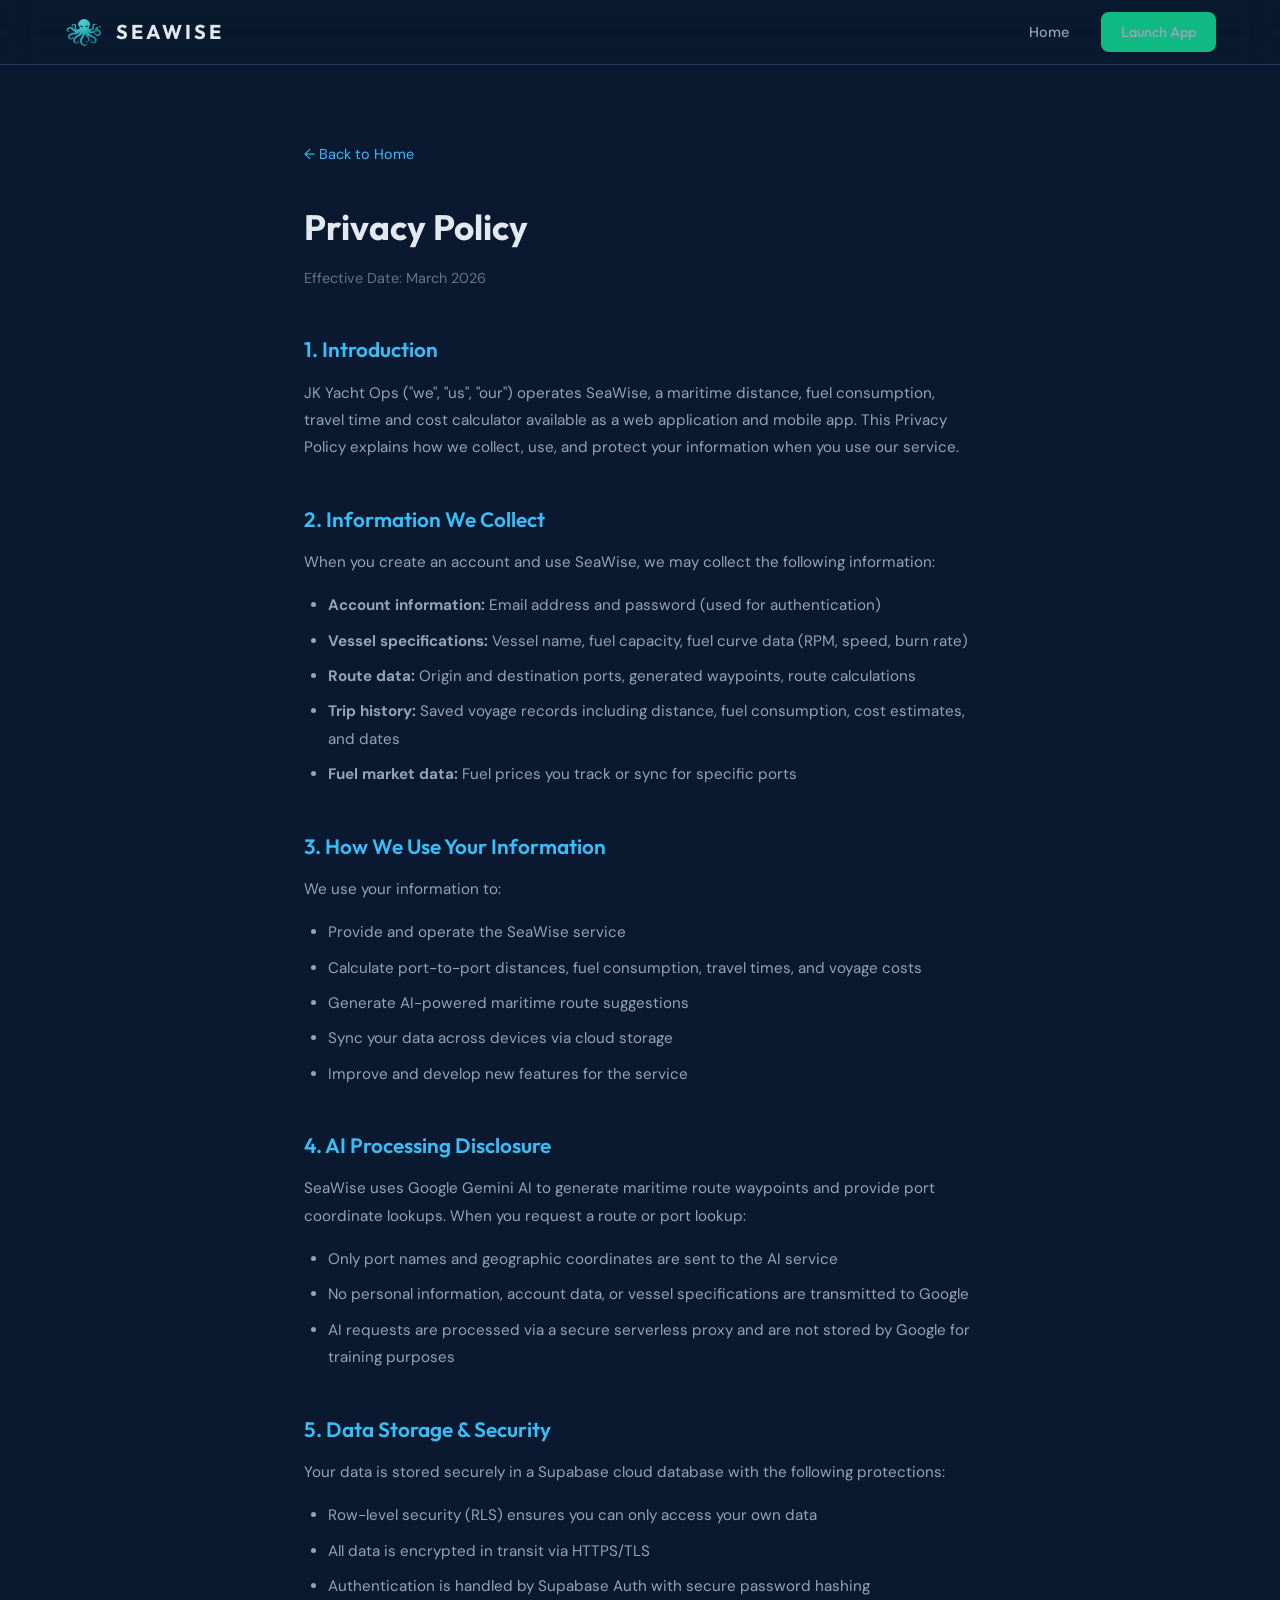
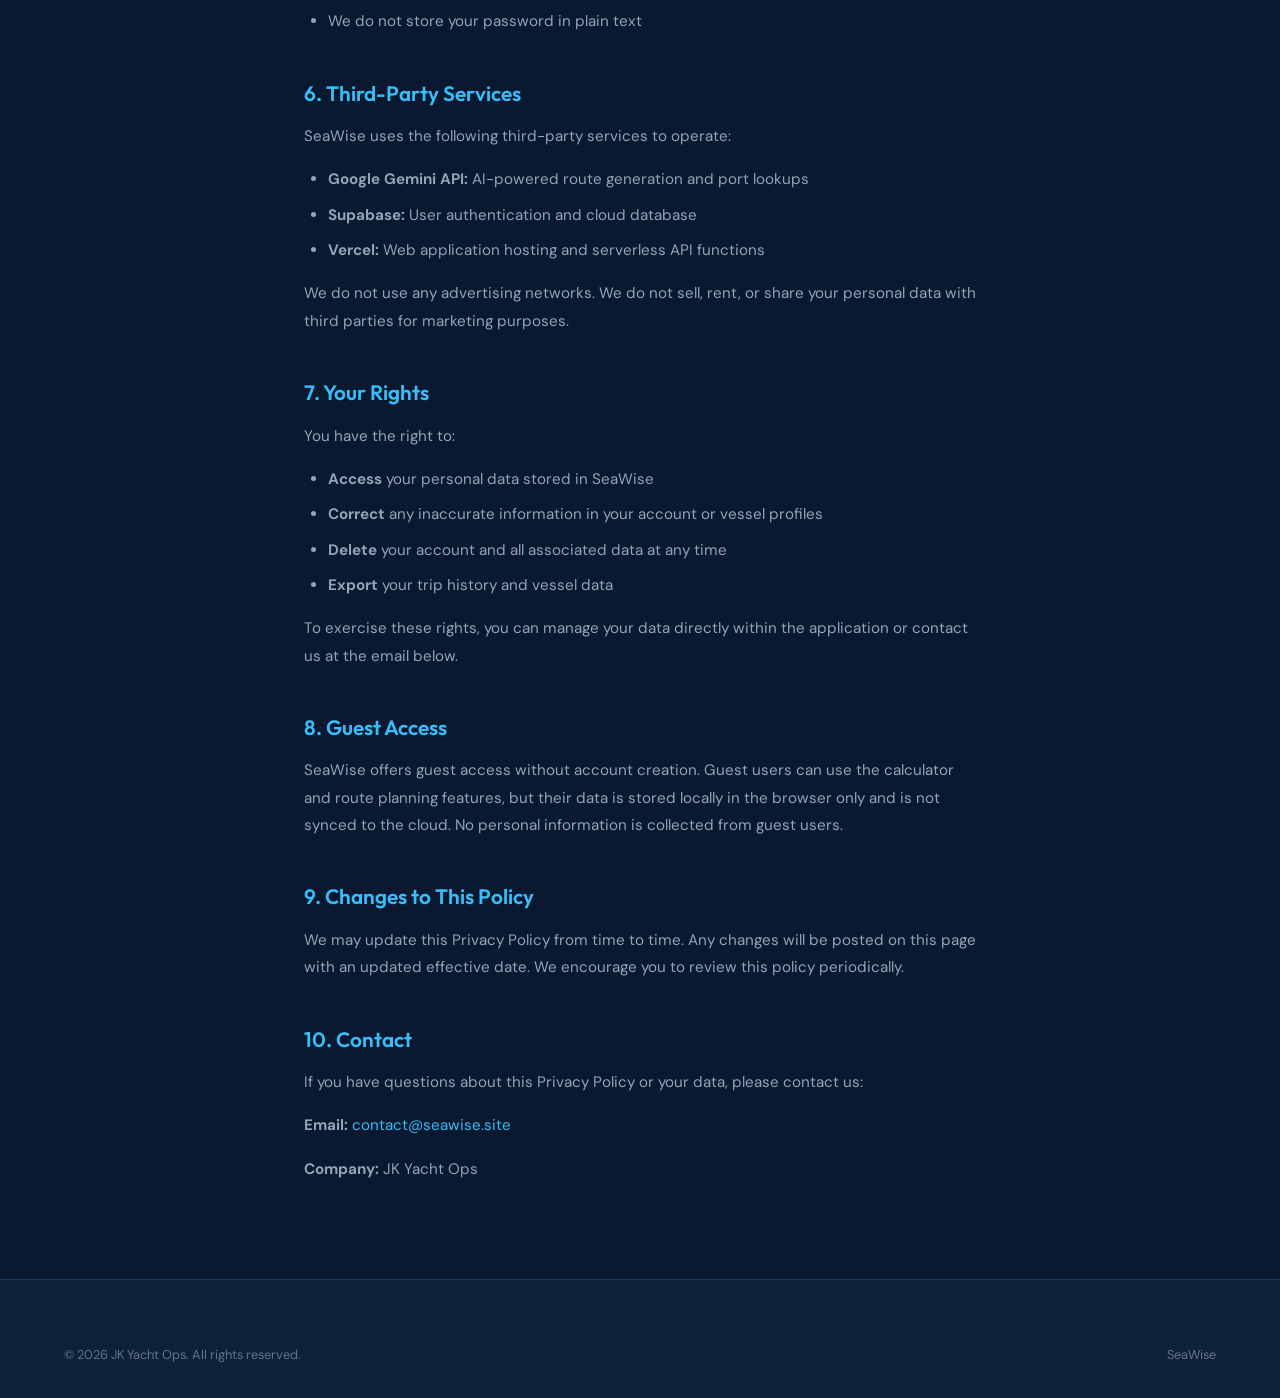
<file: privacy.html>
<!DOCTYPE html>
<html lang="en">
<head>
  <meta charset="UTF-8" />
  <meta name="viewport" content="width=device-width, initial-scale=1.0" />
  <meta name="theme-color" content="#0a192f" />
  <title>Privacy Policy — SeaWise</title>
  <link rel="icon" type="image/png" href="images/logo.png" />
  <link rel="preconnect" href="https://fonts.googleapis.com" />
  <link rel="preconnect" href="https://fonts.gstatic.com" crossorigin />
  <link href="https://fonts.googleapis.com/css2?family=Outfit:wght@300;400;500;600;700;800&family=DM+Sans:ital,wght@0,400;0,500;0,700;1,400&display=swap" rel="stylesheet" />
  <link rel="stylesheet" href="style.css" />
  <style>
    .legal-content { max-width: 720px; margin: 0 auto; padding: 140px 24px 80px; }
    .legal-content h1 { font-family: var(--font-display); font-size: 2.2rem; font-weight: 700; margin-bottom: 8px; }
    .legal-content .legal-date { color: var(--text-muted); font-size: 0.9rem; margin-bottom: 40px; }
    .legal-content h2 { font-family: var(--font-display); font-size: 1.3rem; font-weight: 600; margin-top: 40px; margin-bottom: 12px; color: var(--accent-cyan); }
    .legal-content p, .legal-content ul { color: var(--text-secondary); font-size: 0.95rem; line-height: 1.8; margin-bottom: 16px; }
    .legal-content ul { padding-left: 24px; }
    .legal-content li { margin-bottom: 8px; }
    .legal-content a { color: var(--accent-cyan); text-decoration: none; }
    .legal-content a:hover { text-decoration: underline; }
    .legal-back { display: inline-flex; align-items: center; gap: 8px; color: var(--text-secondary); text-decoration: none; font-size: 0.9rem; margin-bottom: 32px; transition: color 0.2s; }
    .legal-back:hover { color: var(--accent-cyan); }
  </style>
</head>
<body>

  <nav id="nav" class="scrolled">
    <div class="nav-inner">
      <a href="index.html" class="nav-brand">
        <img src="images/logo.png" alt="SeaWise" class="nav-logo" />
        <span class="nav-wordmark">SEAWISE</span>
      </a>
      <div class="nav-links">
        <a href="index.html">Home</a>
        <a href="https://app.seawise.site" class="btn btn-sm btn-green" target="_blank" rel="noopener">Launch App</a>
      </div>
    </div>
  </nav>

  <div class="legal-content">
    <a href="index.html" class="legal-back">&larr; Back to Home</a>
    <h1>Privacy Policy</h1>
    <p class="legal-date">Effective Date: March 2026</p>

    <h2>1. Introduction</h2>
    <p>JK Yacht Ops ("we", "us", "our") operates SeaWise, a maritime distance, fuel consumption, travel time and cost calculator available as a web application and mobile app. This Privacy Policy explains how we collect, use, and protect your information when you use our service.</p>

    <h2>2. Information We Collect</h2>
    <p>When you create an account and use SeaWise, we may collect the following information:</p>
    <ul>
      <li><strong>Account information:</strong> Email address and password (used for authentication)</li>
      <li><strong>Vessel specifications:</strong> Vessel name, fuel capacity, fuel curve data (RPM, speed, burn rate)</li>
      <li><strong>Route data:</strong> Origin and destination ports, generated waypoints, route calculations</li>
      <li><strong>Trip history:</strong> Saved voyage records including distance, fuel consumption, cost estimates, and dates</li>
      <li><strong>Fuel market data:</strong> Fuel prices you track or sync for specific ports</li>
    </ul>

    <h2>3. How We Use Your Information</h2>
    <p>We use your information to:</p>
    <ul>
      <li>Provide and operate the SeaWise service</li>
      <li>Calculate port-to-port distances, fuel consumption, travel times, and voyage costs</li>
      <li>Generate AI-powered maritime route suggestions</li>
      <li>Sync your data across devices via cloud storage</li>
      <li>Improve and develop new features for the service</li>
    </ul>

    <h2>4. AI Processing Disclosure</h2>
    <p>SeaWise uses Google Gemini AI to generate maritime route waypoints and provide port coordinate lookups. When you request a route or port lookup:</p>
    <ul>
      <li>Only port names and geographic coordinates are sent to the AI service</li>
      <li>No personal information, account data, or vessel specifications are transmitted to Google</li>
      <li>AI requests are processed via a secure serverless proxy and are not stored by Google for training purposes</li>
    </ul>

    <h2>5. Data Storage &amp; Security</h2>
    <p>Your data is stored securely in a Supabase cloud database with the following protections:</p>
    <ul>
      <li>Row-level security (RLS) ensures you can only access your own data</li>
      <li>All data is encrypted in transit via HTTPS/TLS</li>
      <li>Authentication is handled by Supabase Auth with secure password hashing</li>
      <li>We do not store your password in plain text</li>
    </ul>

    <h2>6. Third-Party Services</h2>
    <p>SeaWise uses the following third-party services to operate:</p>
    <ul>
      <li><strong>Google Gemini API:</strong> AI-powered route generation and port lookups</li>
      <li><strong>Supabase:</strong> User authentication and cloud database</li>
      <li><strong>Vercel:</strong> Web application hosting and serverless API functions</li>
    </ul>
    <p>We do not use any advertising networks. We do not sell, rent, or share your personal data with third parties for marketing purposes.</p>

    <h2>7. Your Rights</h2>
    <p>You have the right to:</p>
    <ul>
      <li><strong>Access</strong> your personal data stored in SeaWise</li>
      <li><strong>Correct</strong> any inaccurate information in your account or vessel profiles</li>
      <li><strong>Delete</strong> your account and all associated data at any time</li>
      <li><strong>Export</strong> your trip history and vessel data</li>
    </ul>
    <p>To exercise these rights, you can manage your data directly within the application or contact us at the email below.</p>

    <h2>8. Guest Access</h2>
    <p>SeaWise offers guest access without account creation. Guest users can use the calculator and route planning features, but their data is stored locally in the browser only and is not synced to the cloud. No personal information is collected from guest users.</p>

    <h2>9. Changes to This Policy</h2>
    <p>We may update this Privacy Policy from time to time. Any changes will be posted on this page with an updated effective date. We encourage you to review this policy periodically.</p>

    <h2>10. Contact</h2>
    <p>If you have questions about this Privacy Policy or your data, please contact us:</p>
    <p><strong>Email:</strong> <a href="mailto:contact@seawise.site">contact@seawise.site</a></p>
    <p><strong>Company:</strong> JK Yacht Ops</p>
  </div>

  <footer id="footer">
    <div class="container">
      <div class="footer-bottom" style="border-top: none; padding-top: 0;">
        <p>&copy; 2026 JK Yacht Ops. All rights reserved.</p>
        <p><a href="index.html" style="color: var(--text-muted); text-decoration: none;">SeaWise</a></p>
      </div>
    </div>
  </footer>

</body>
</html>
</file>
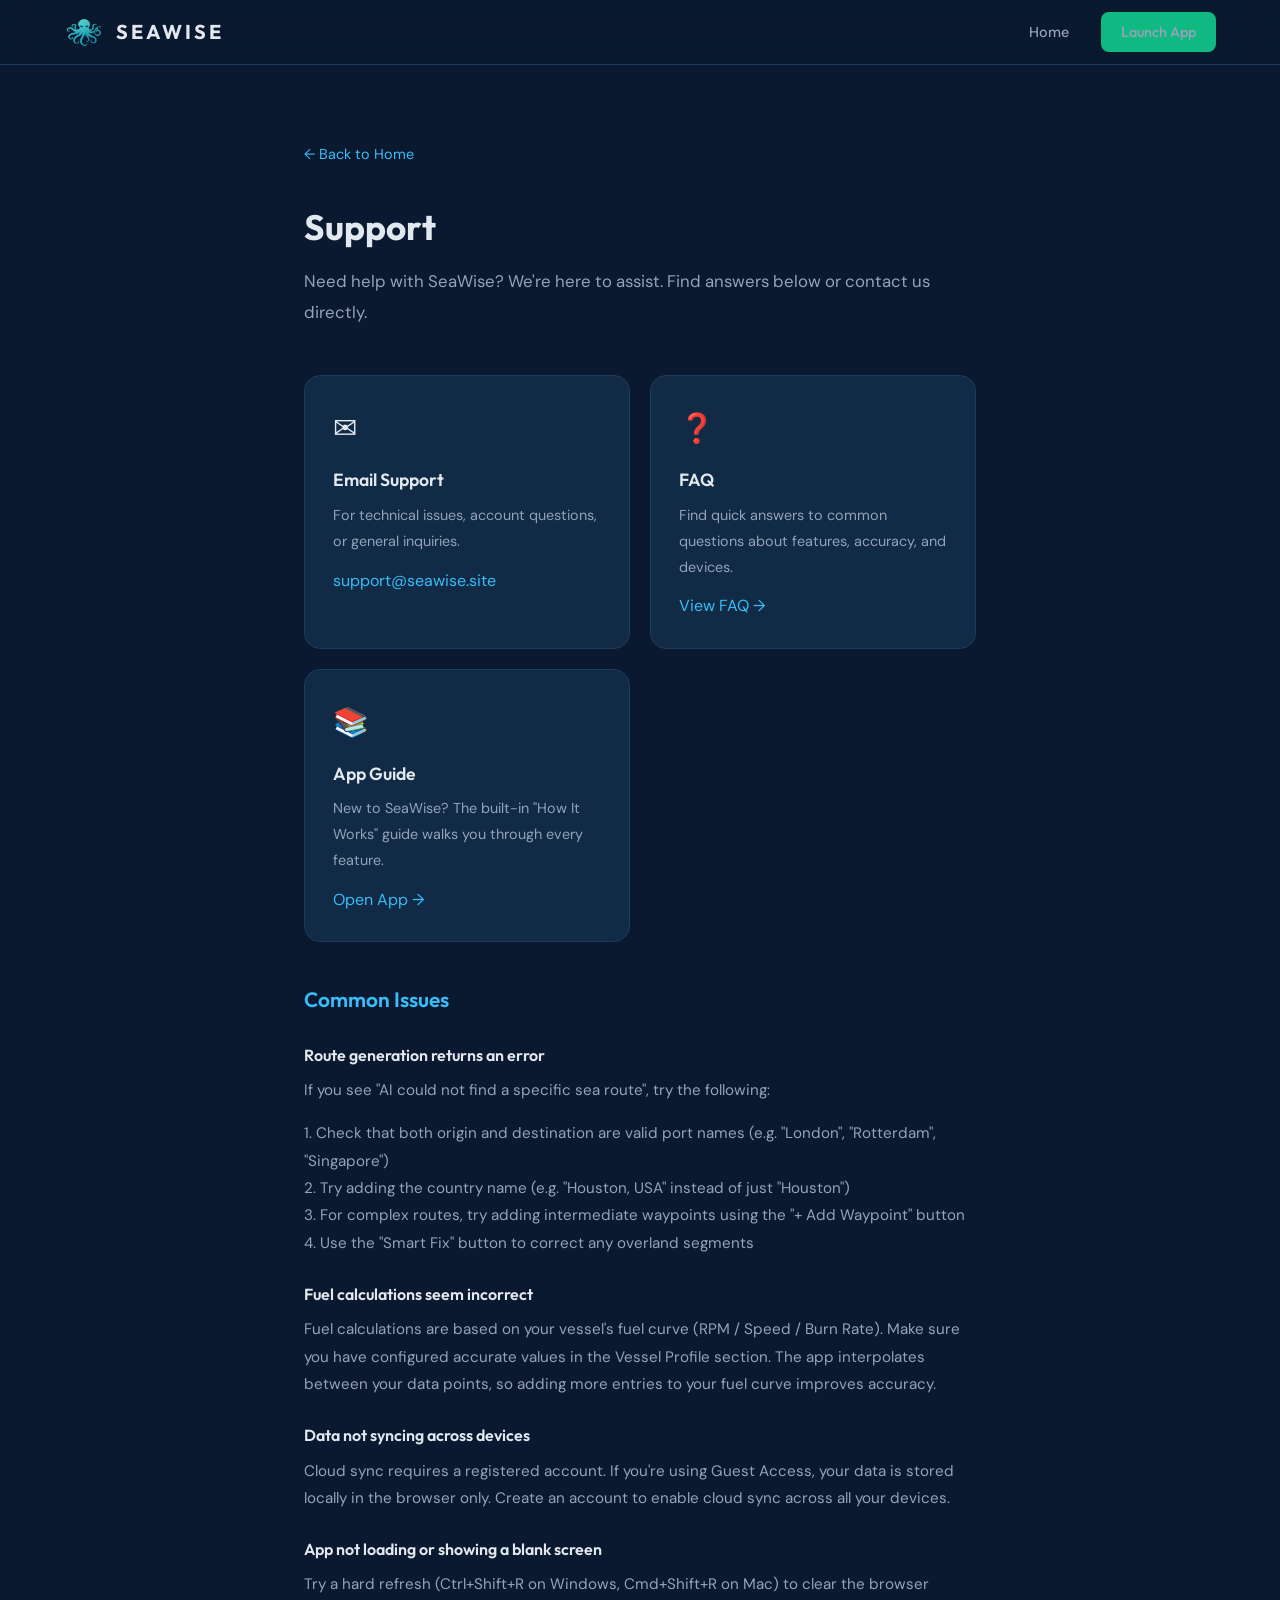
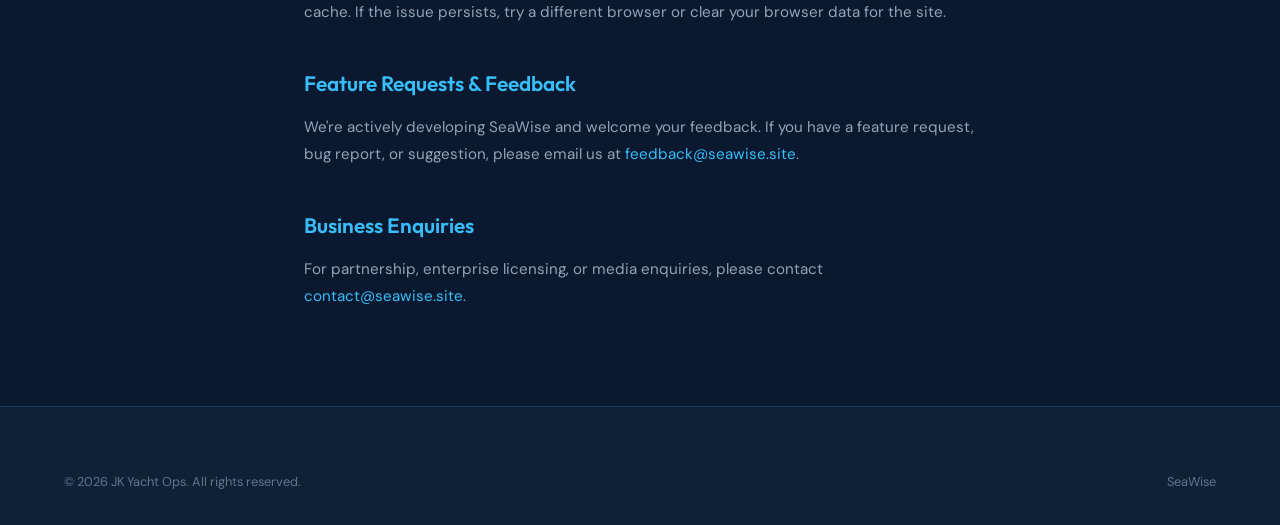
<file: support.html>
<!DOCTYPE html>
<html lang="en">
<head>
  <meta charset="UTF-8" />
  <meta name="viewport" content="width=device-width, initial-scale=1.0" />
  <meta name="theme-color" content="#0a192f" />
  <title>Support — SeaWise</title>
  <link rel="icon" type="image/png" href="images/logo.png" />
  <link rel="preconnect" href="https://fonts.googleapis.com" />
  <link rel="preconnect" href="https://fonts.gstatic.com" crossorigin />
  <link href="https://fonts.googleapis.com/css2?family=Outfit:wght@300;400;500;600;700;800&family=DM+Sans:ital,wght@0,400;0,500;0,700;1,400&display=swap" rel="stylesheet" />
  <link rel="stylesheet" href="style.css" />
  <style>
    .support-content { max-width: 720px; margin: 0 auto; padding: 140px 24px 80px; }
    .support-content h1 { font-family: var(--font-display); font-size: 2.2rem; font-weight: 700; margin-bottom: 8px; }
    .support-content .support-subtitle { color: var(--text-secondary); font-size: 1.05rem; margin-bottom: 48px; }
    .support-content h2 { font-family: var(--font-display); font-size: 1.3rem; font-weight: 600; margin-top: 40px; margin-bottom: 12px; color: var(--accent-cyan); }
    .support-content p { color: var(--text-secondary); font-size: 0.95rem; line-height: 1.8; margin-bottom: 16px; }
    .support-content a { color: var(--accent-cyan); text-decoration: none; }
    .support-content a:hover { text-decoration: underline; }
    .support-back { display: inline-flex; align-items: center; gap: 8px; color: var(--text-secondary); text-decoration: none; font-size: 0.9rem; margin-bottom: 32px; transition: color 0.2s; }
    .support-back:hover { color: var(--accent-cyan); }
    .support-cards { display: grid; grid-template-columns: repeat(auto-fit, minmax(280px, 1fr)); gap: 20px; margin-top: 32px; }
    .support-card { background: var(--bg-card); border: 1px solid var(--border); border-radius: var(--radius); padding: 28px; transition: border-color 0.3s; }
    .support-card:hover { border-color: var(--accent-cyan); }
    .support-card h3 { font-family: var(--font-display); font-size: 1.1rem; font-weight: 600; margin-bottom: 8px; color: var(--text-primary); }
    .support-card p { margin-bottom: 12px; font-size: 0.9rem; }
    .support-icon { font-size: 1.8rem; margin-bottom: 12px; display: block; }
  </style>
</head>
<body>

  <nav id="nav" class="scrolled">
    <div class="nav-inner">
      <a href="index.html" class="nav-brand">
        <img src="images/logo.png" alt="SeaWise" class="nav-logo" />
        <span class="nav-wordmark">SEAWISE</span>
      </a>
      <div class="nav-links">
        <a href="index.html">Home</a>
        <a href="https://app.seawise.site" class="btn btn-sm btn-green" target="_blank" rel="noopener">Launch App</a>
      </div>
    </div>
  </nav>

  <div class="support-content">
    <a href="index.html" class="support-back">&larr; Back to Home</a>
    <h1>Support</h1>
    <p class="support-subtitle">Need help with SeaWise? We're here to assist. Find answers below or contact us directly.</p>

    <div class="support-cards">
      <div class="support-card">
        <span class="support-icon">&#9993;</span>
        <h3>Email Support</h3>
        <p>For technical issues, account questions, or general inquiries.</p>
        <a href="mailto:support@seawise.site">support@seawise.site</a>
      </div>
      <div class="support-card">
        <span class="support-icon">&#10067;</span>
        <h3>FAQ</h3>
        <p>Find quick answers to common questions about features, accuracy, and devices.</p>
        <a href="index.html#faq">View FAQ &rarr;</a>
      </div>
      <div class="support-card">
        <span class="support-icon">&#128218;</span>
        <h3>App Guide</h3>
        <p>New to SeaWise? The built-in "How It Works" guide walks you through every feature.</p>
        <a href="https://app.seawise.site" target="_blank" rel="noopener">Open App &rarr;</a>
      </div>
    </div>

    <h2>Common Issues</h2>

    <h3 style="font-family: var(--font-display); font-size: 1rem; font-weight: 600; margin-top: 24px; margin-bottom: 8px;">Route generation returns an error</h3>
    <p>If you see "AI could not find a specific sea route", try the following:</p>
    <p>1. Check that both origin and destination are valid port names (e.g. "London", "Rotterdam", "Singapore")<br>
    2. Try adding the country name (e.g. "Houston, USA" instead of just "Houston")<br>
    3. For complex routes, try adding intermediate waypoints using the "+ Add Waypoint" button<br>
    4. Use the "Smart Fix" button to correct any overland segments</p>

    <h3 style="font-family: var(--font-display); font-size: 1rem; font-weight: 600; margin-top: 24px; margin-bottom: 8px;">Fuel calculations seem incorrect</h3>
    <p>Fuel calculations are based on your vessel's fuel curve (RPM / Speed / Burn Rate). Make sure you have configured accurate values in the Vessel Profile section. The app interpolates between your data points, so adding more entries to your fuel curve improves accuracy.</p>

    <h3 style="font-family: var(--font-display); font-size: 1rem; font-weight: 600; margin-top: 24px; margin-bottom: 8px;">Data not syncing across devices</h3>
    <p>Cloud sync requires a registered account. If you're using Guest Access, your data is stored locally in the browser only. Create an account to enable cloud sync across all your devices.</p>

    <h3 style="font-family: var(--font-display); font-size: 1rem; font-weight: 600; margin-top: 24px; margin-bottom: 8px;">App not loading or showing a blank screen</h3>
    <p>Try a hard refresh (Ctrl+Shift+R on Windows, Cmd+Shift+R on Mac) to clear the browser cache. If the issue persists, try a different browser or clear your browser data for the site.</p>

    <h2>Feature Requests &amp; Feedback</h2>
    <p>We're actively developing SeaWise and welcome your feedback. If you have a feature request, bug report, or suggestion, please email us at <a href="mailto:feedback@seawise.site">feedback@seawise.site</a>.</p>

    <h2>Business Enquiries</h2>
    <p>For partnership, enterprise licensing, or media enquiries, please contact <a href="mailto:contact@seawise.site">contact@seawise.site</a>.</p>
  </div>

  <footer id="footer">
    <div class="container">
      <div class="footer-bottom" style="border-top: none; padding-top: 0;">
        <p>&copy; 2026 JK Yacht Ops. All rights reserved.</p>
        <p><a href="index.html" style="color: var(--text-muted); text-decoration: none;">SeaWise</a></p>
      </div>
    </div>
  </footer>

</body>
</html>
</file>
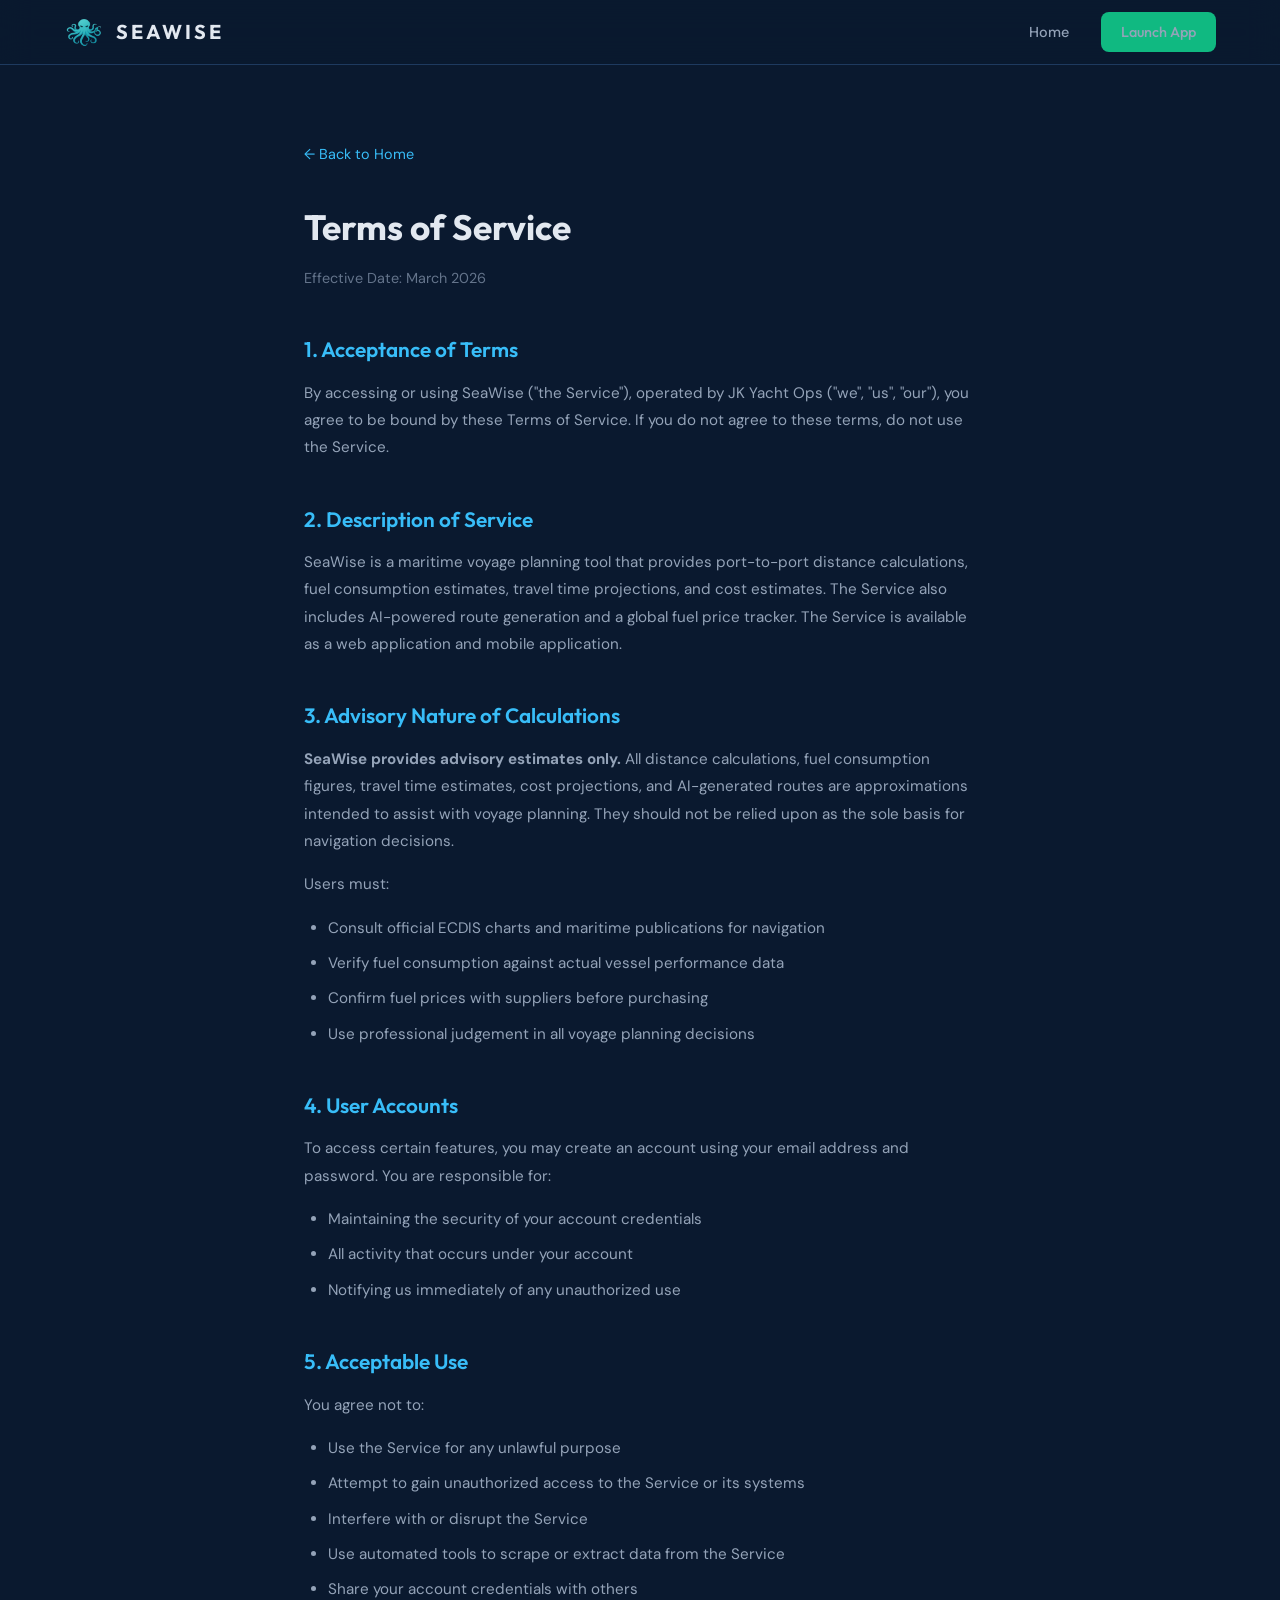
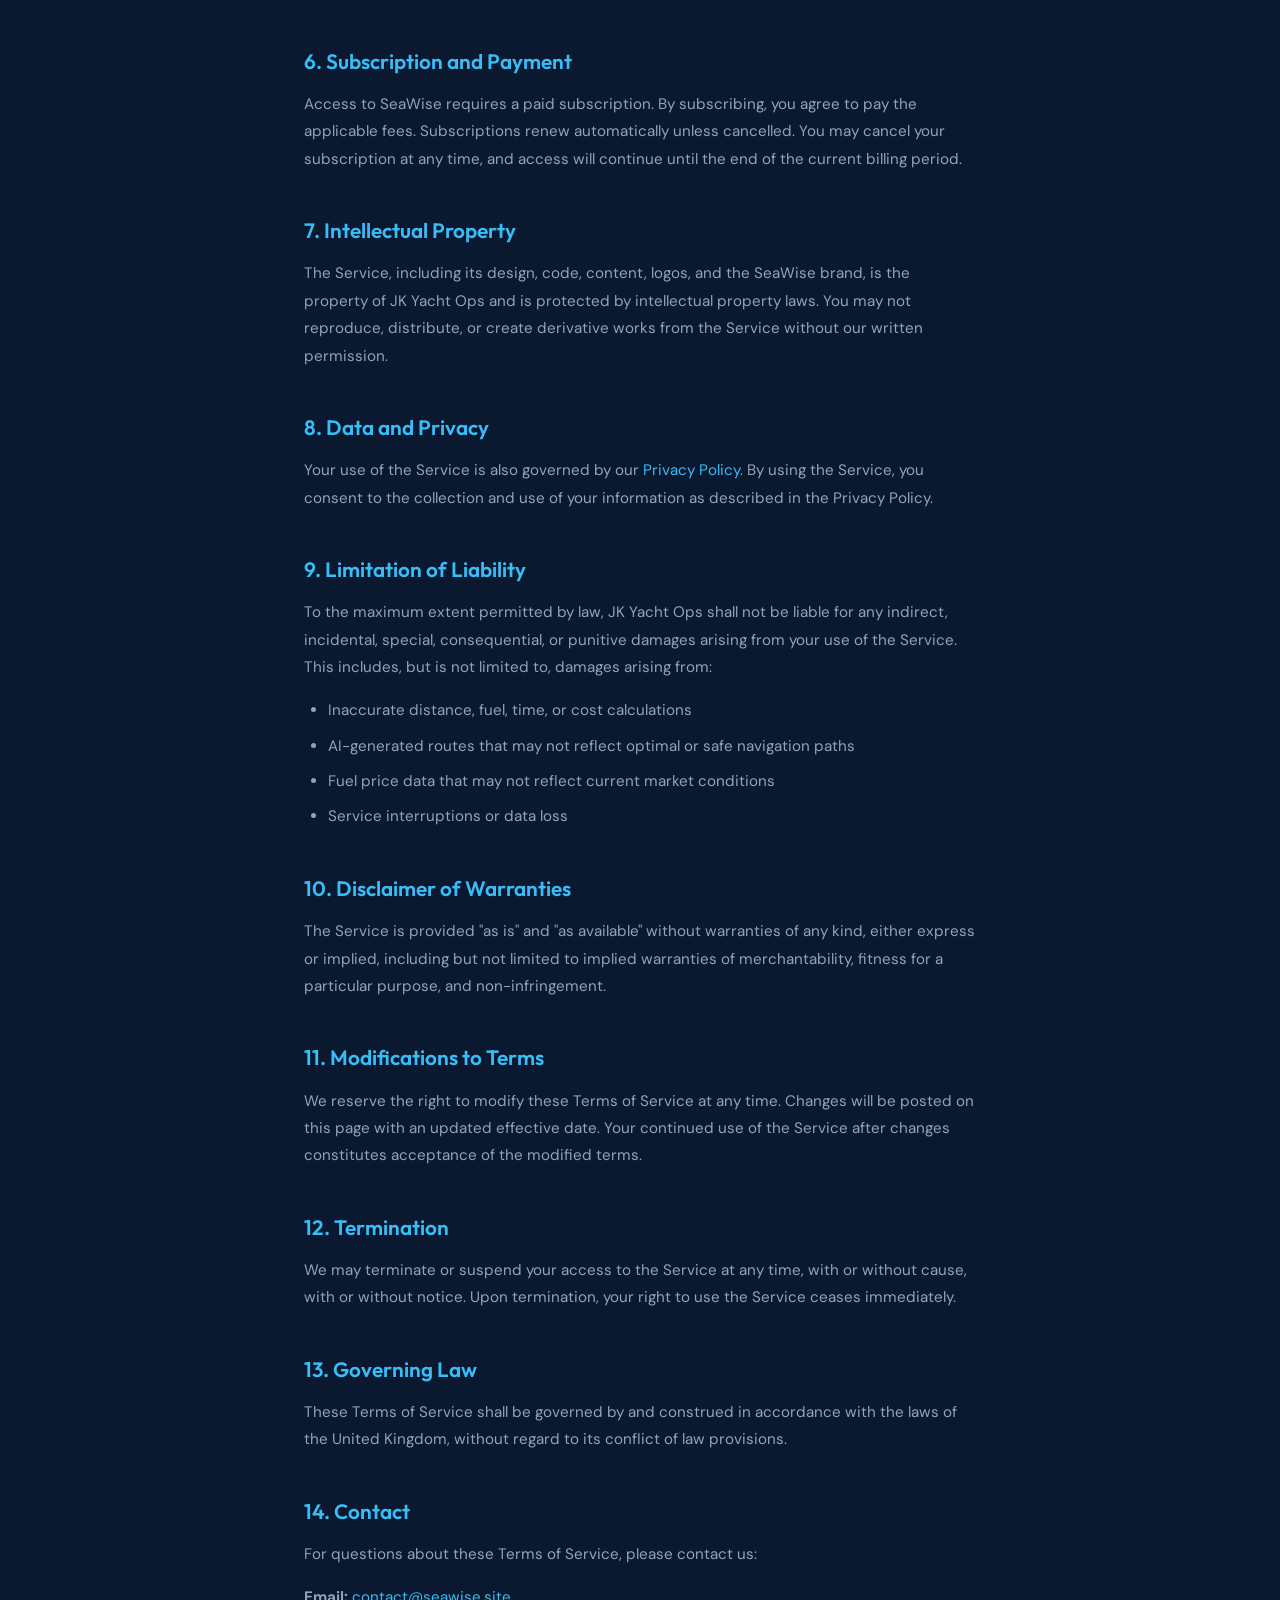
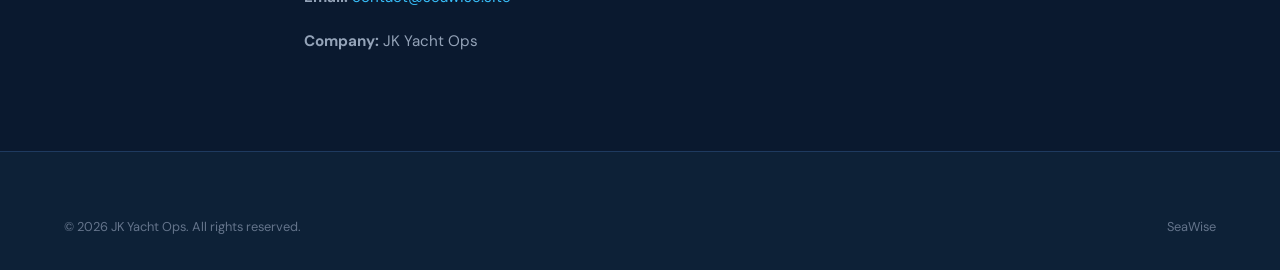
<file: terms.html>
<!DOCTYPE html>
<html lang="en">
<head>
  <meta charset="UTF-8" />
  <meta name="viewport" content="width=device-width, initial-scale=1.0" />
  <meta name="theme-color" content="#0a192f" />
  <title>Terms of Service — SeaWise</title>
  <link rel="icon" type="image/png" href="images/logo.png" />
  <link rel="preconnect" href="https://fonts.googleapis.com" />
  <link rel="preconnect" href="https://fonts.gstatic.com" crossorigin />
  <link href="https://fonts.googleapis.com/css2?family=Outfit:wght@300;400;500;600;700;800&family=DM+Sans:ital,wght@0,400;0,500;0,700;1,400&display=swap" rel="stylesheet" />
  <link rel="stylesheet" href="style.css" />
  <style>
    .legal-content { max-width: 720px; margin: 0 auto; padding: 140px 24px 80px; }
    .legal-content h1 { font-family: var(--font-display); font-size: 2.2rem; font-weight: 700; margin-bottom: 8px; }
    .legal-content .legal-date { color: var(--text-muted); font-size: 0.9rem; margin-bottom: 40px; }
    .legal-content h2 { font-family: var(--font-display); font-size: 1.3rem; font-weight: 600; margin-top: 40px; margin-bottom: 12px; color: var(--accent-cyan); }
    .legal-content p, .legal-content ul { color: var(--text-secondary); font-size: 0.95rem; line-height: 1.8; margin-bottom: 16px; }
    .legal-content ul { padding-left: 24px; }
    .legal-content li { margin-bottom: 8px; }
    .legal-content a { color: var(--accent-cyan); text-decoration: none; }
    .legal-content a:hover { text-decoration: underline; }
    .legal-back { display: inline-flex; align-items: center; gap: 8px; color: var(--text-secondary); text-decoration: none; font-size: 0.9rem; margin-bottom: 32px; transition: color 0.2s; }
    .legal-back:hover { color: var(--accent-cyan); }
  </style>
</head>
<body>

  <nav id="nav" class="scrolled">
    <div class="nav-inner">
      <a href="index.html" class="nav-brand">
        <img src="images/logo.png" alt="SeaWise" class="nav-logo" />
        <span class="nav-wordmark">SEAWISE</span>
      </a>
      <div class="nav-links">
        <a href="index.html">Home</a>
        <a href="https://app.seawise.site" class="btn btn-sm btn-green" target="_blank" rel="noopener">Launch App</a>
      </div>
    </div>
  </nav>

  <div class="legal-content">
    <a href="index.html" class="legal-back">&larr; Back to Home</a>
    <h1>Terms of Service</h1>
    <p class="legal-date">Effective Date: March 2026</p>

    <h2>1. Acceptance of Terms</h2>
    <p>By accessing or using SeaWise ("the Service"), operated by JK Yacht Ops ("we", "us", "our"), you agree to be bound by these Terms of Service. If you do not agree to these terms, do not use the Service.</p>

    <h2>2. Description of Service</h2>
    <p>SeaWise is a maritime voyage planning tool that provides port-to-port distance calculations, fuel consumption estimates, travel time projections, and cost estimates. The Service also includes AI-powered route generation and a global fuel price tracker. The Service is available as a web application and mobile application.</p>

    <h2>3. Advisory Nature of Calculations</h2>
    <p><strong>SeaWise provides advisory estimates only.</strong> All distance calculations, fuel consumption figures, travel time estimates, cost projections, and AI-generated routes are approximations intended to assist with voyage planning. They should not be relied upon as the sole basis for navigation decisions.</p>
    <p>Users must:</p>
    <ul>
      <li>Consult official ECDIS charts and maritime publications for navigation</li>
      <li>Verify fuel consumption against actual vessel performance data</li>
      <li>Confirm fuel prices with suppliers before purchasing</li>
      <li>Use professional judgement in all voyage planning decisions</li>
    </ul>

    <h2>4. User Accounts</h2>
    <p>To access certain features, you may create an account using your email address and password. You are responsible for:</p>
    <ul>
      <li>Maintaining the security of your account credentials</li>
      <li>All activity that occurs under your account</li>
      <li>Notifying us immediately of any unauthorized use</li>
    </ul>

    <h2>5. Acceptable Use</h2>
    <p>You agree not to:</p>
    <ul>
      <li>Use the Service for any unlawful purpose</li>
      <li>Attempt to gain unauthorized access to the Service or its systems</li>
      <li>Interfere with or disrupt the Service</li>
      <li>Use automated tools to scrape or extract data from the Service</li>
      <li>Share your account credentials with others</li>
    </ul>

    <h2>6. Subscription and Payment</h2>
    <p>Access to SeaWise requires a paid subscription. By subscribing, you agree to pay the applicable fees. Subscriptions renew automatically unless cancelled. You may cancel your subscription at any time, and access will continue until the end of the current billing period.</p>

    <h2>7. Intellectual Property</h2>
    <p>The Service, including its design, code, content, logos, and the SeaWise brand, is the property of JK Yacht Ops and is protected by intellectual property laws. You may not reproduce, distribute, or create derivative works from the Service without our written permission.</p>

    <h2>8. Data and Privacy</h2>
    <p>Your use of the Service is also governed by our <a href="privacy.html">Privacy Policy</a>. By using the Service, you consent to the collection and use of your information as described in the Privacy Policy.</p>

    <h2>9. Limitation of Liability</h2>
    <p>To the maximum extent permitted by law, JK Yacht Ops shall not be liable for any indirect, incidental, special, consequential, or punitive damages arising from your use of the Service. This includes, but is not limited to, damages arising from:</p>
    <ul>
      <li>Inaccurate distance, fuel, time, or cost calculations</li>
      <li>AI-generated routes that may not reflect optimal or safe navigation paths</li>
      <li>Fuel price data that may not reflect current market conditions</li>
      <li>Service interruptions or data loss</li>
    </ul>

    <h2>10. Disclaimer of Warranties</h2>
    <p>The Service is provided "as is" and "as available" without warranties of any kind, either express or implied, including but not limited to implied warranties of merchantability, fitness for a particular purpose, and non-infringement.</p>

    <h2>11. Modifications to Terms</h2>
    <p>We reserve the right to modify these Terms of Service at any time. Changes will be posted on this page with an updated effective date. Your continued use of the Service after changes constitutes acceptance of the modified terms.</p>

    <h2>12. Termination</h2>
    <p>We may terminate or suspend your access to the Service at any time, with or without cause, with or without notice. Upon termination, your right to use the Service ceases immediately.</p>

    <h2>13. Governing Law</h2>
    <p>These Terms of Service shall be governed by and construed in accordance with the laws of the United Kingdom, without regard to its conflict of law provisions.</p>

    <h2>14. Contact</h2>
    <p>For questions about these Terms of Service, please contact us:</p>
    <p><strong>Email:</strong> <a href="mailto:contact@seawise.site">contact@seawise.site</a></p>
    <p><strong>Company:</strong> JK Yacht Ops</p>
  </div>

  <footer id="footer">
    <div class="container">
      <div class="footer-bottom" style="border-top: none; padding-top: 0;">
        <p>&copy; 2026 JK Yacht Ops. All rights reserved.</p>
        <p><a href="index.html" style="color: var(--text-muted); text-decoration: none;">SeaWise</a></p>
      </div>
    </div>
  </footer>

</body>
</html>
</file>
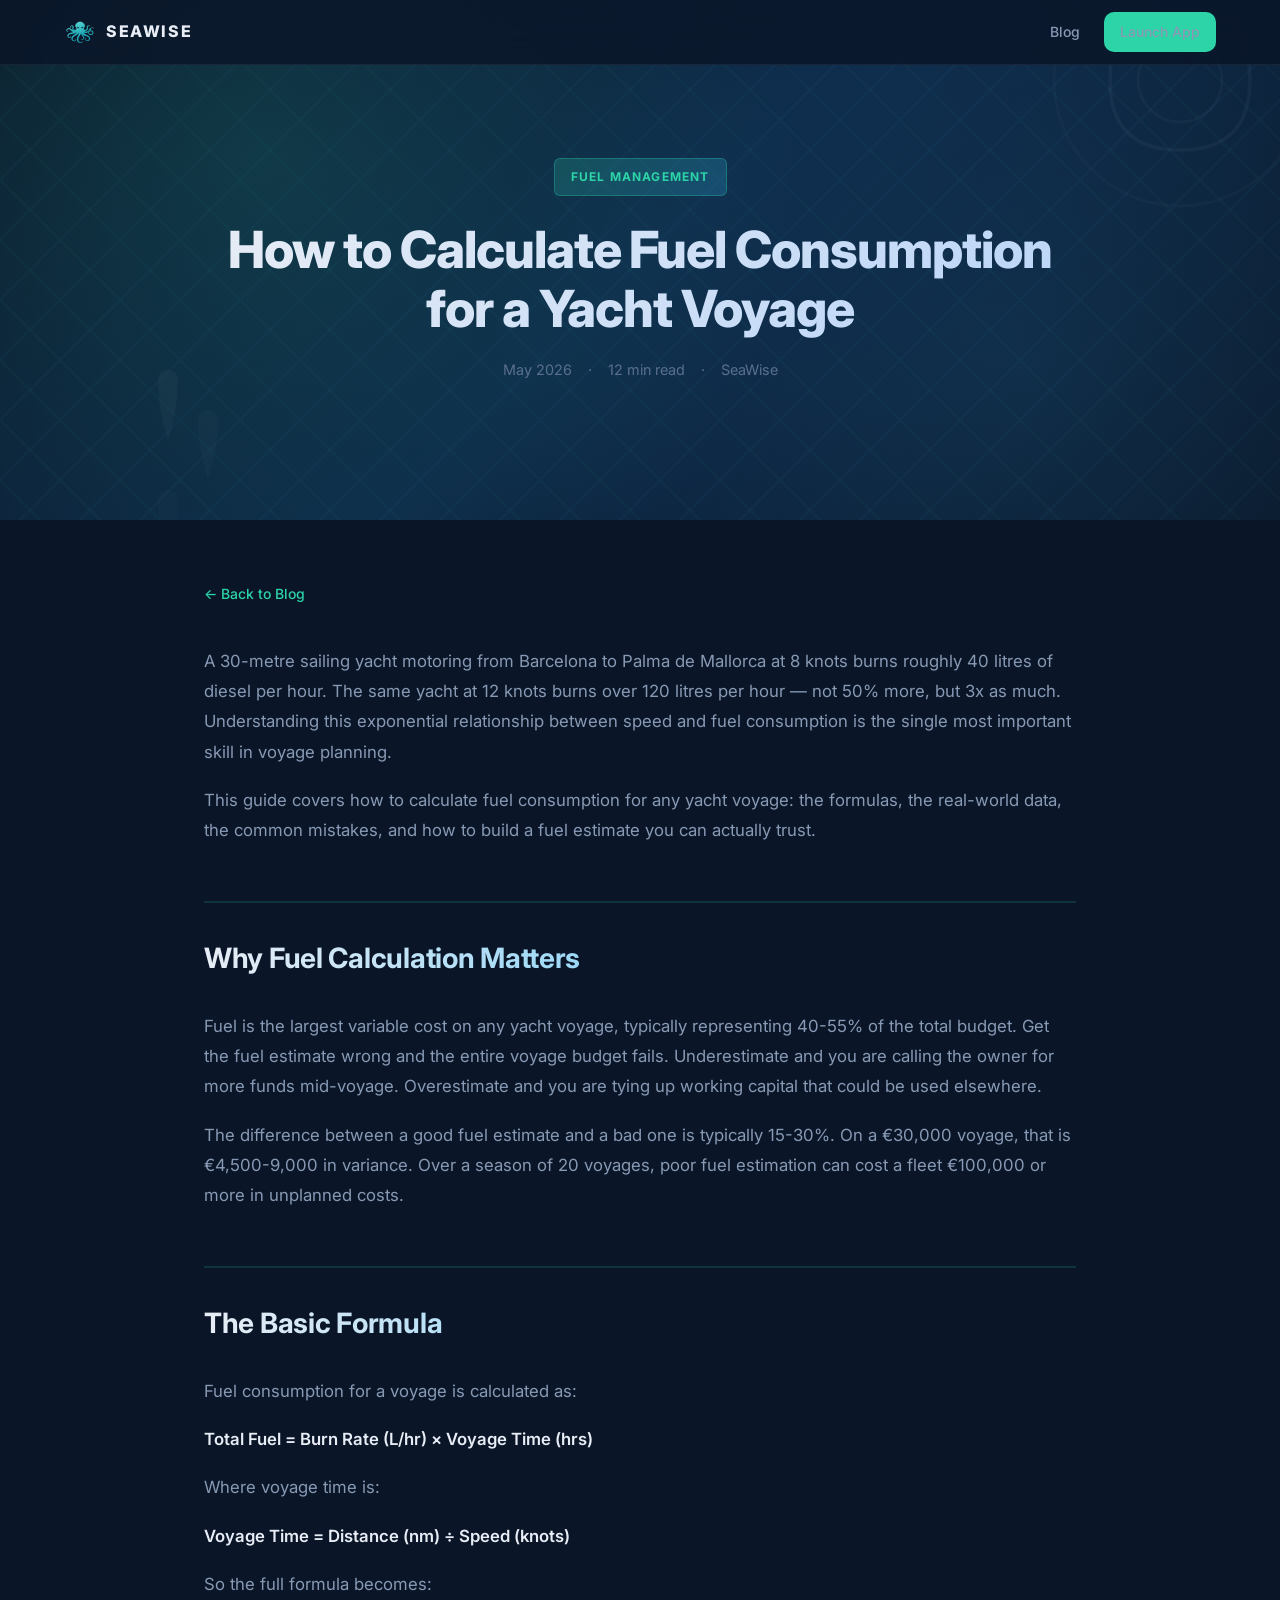
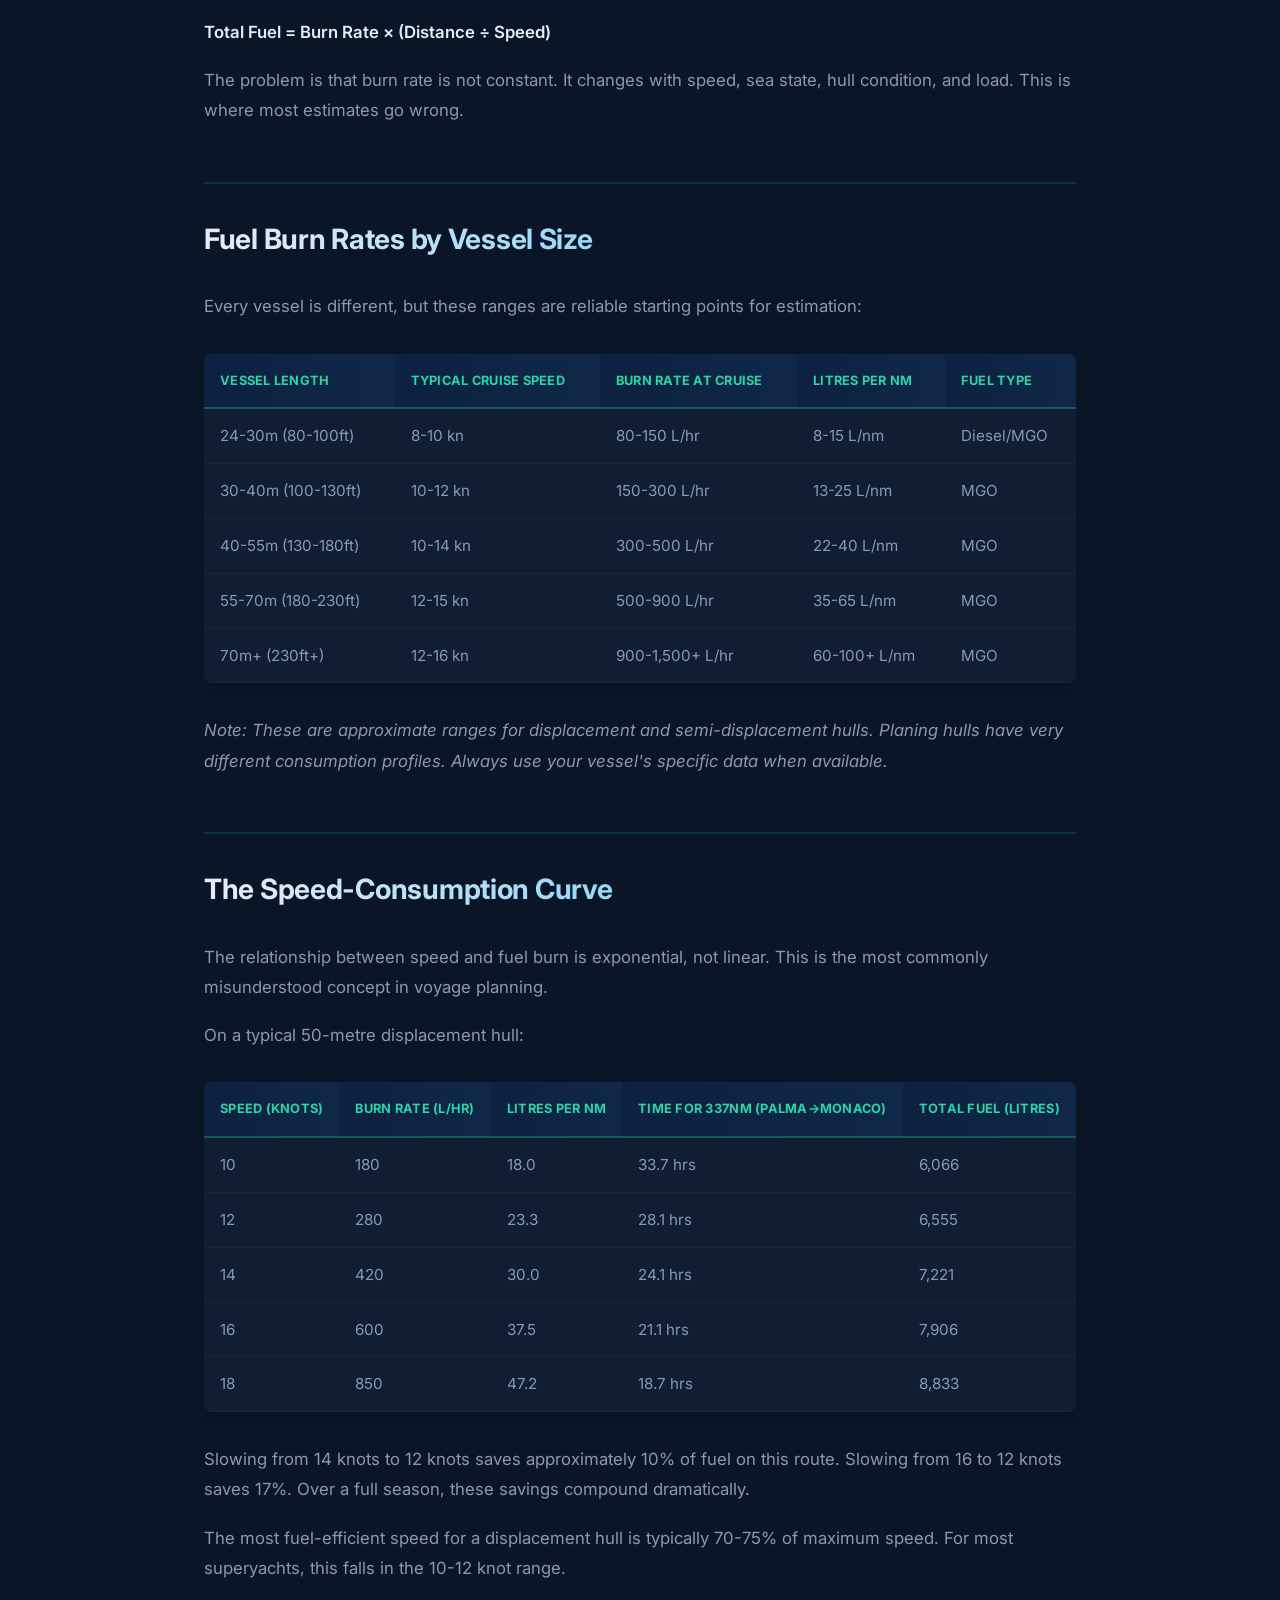
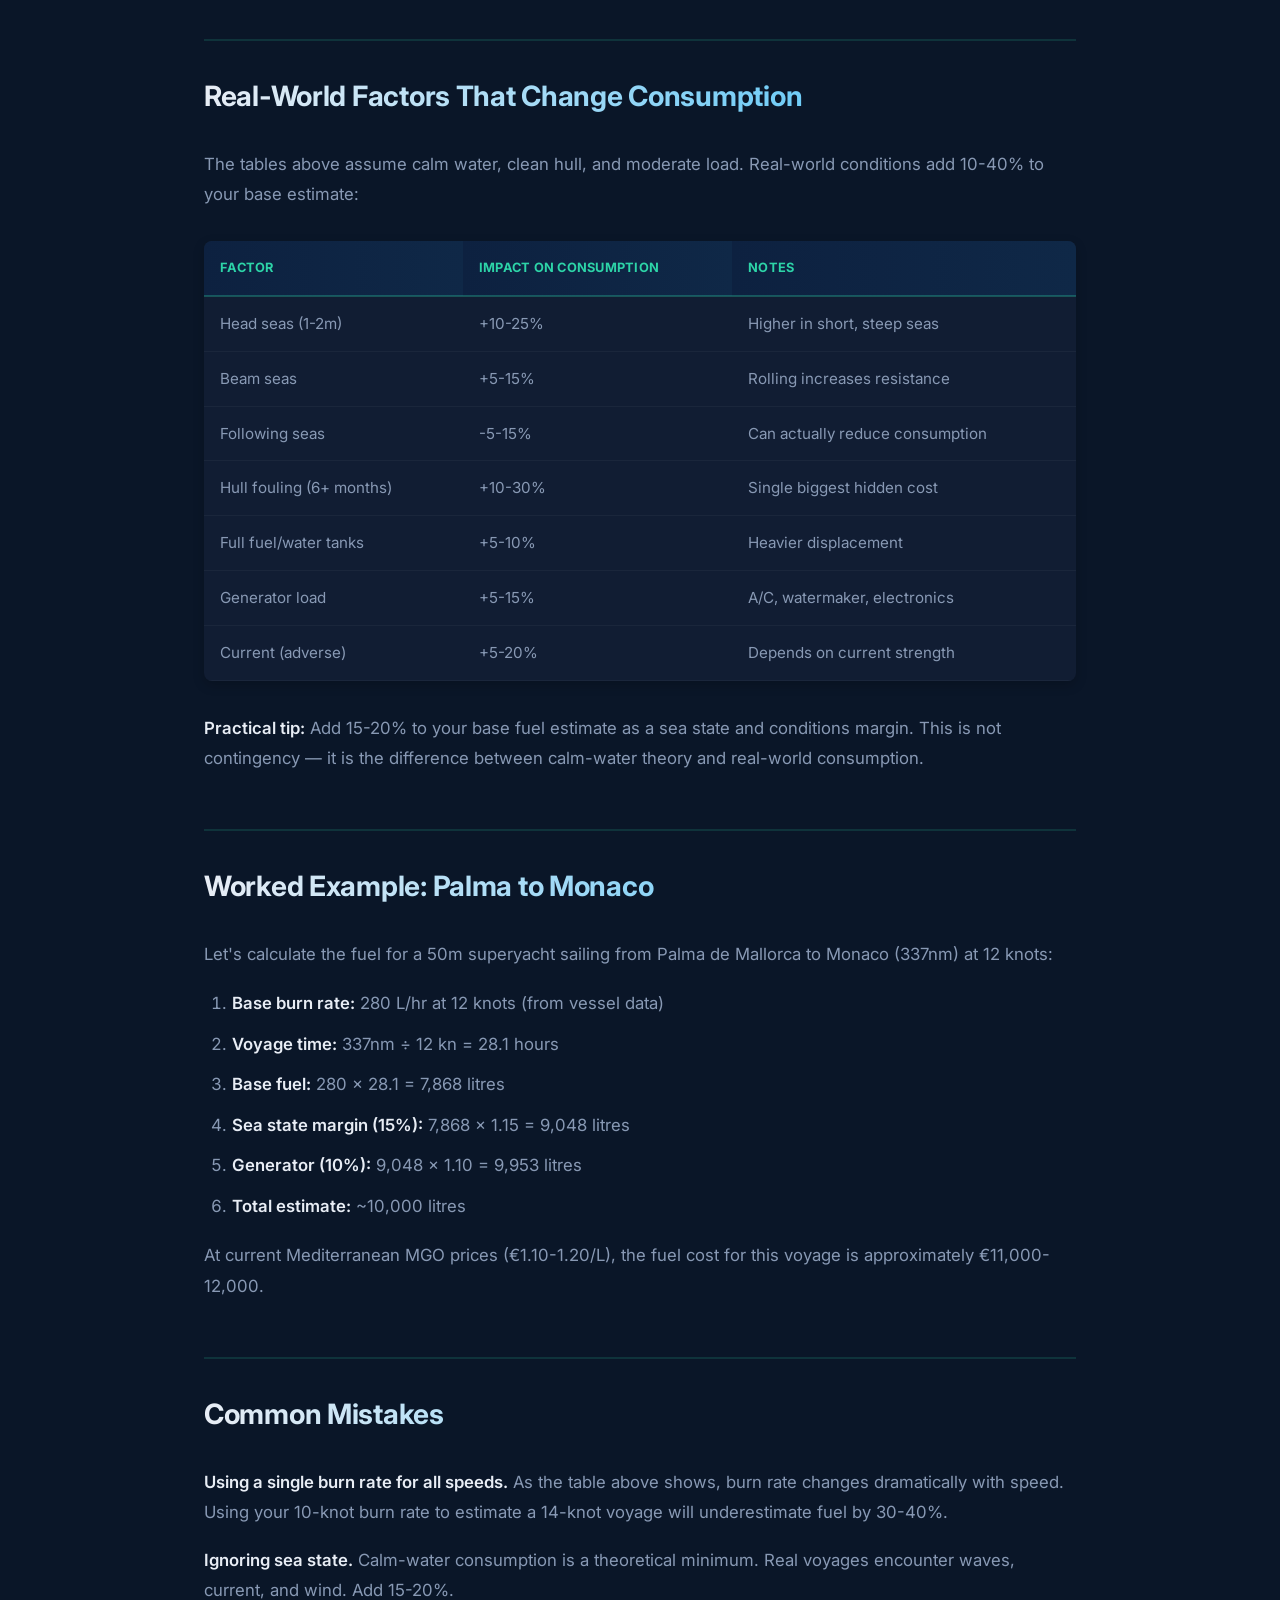
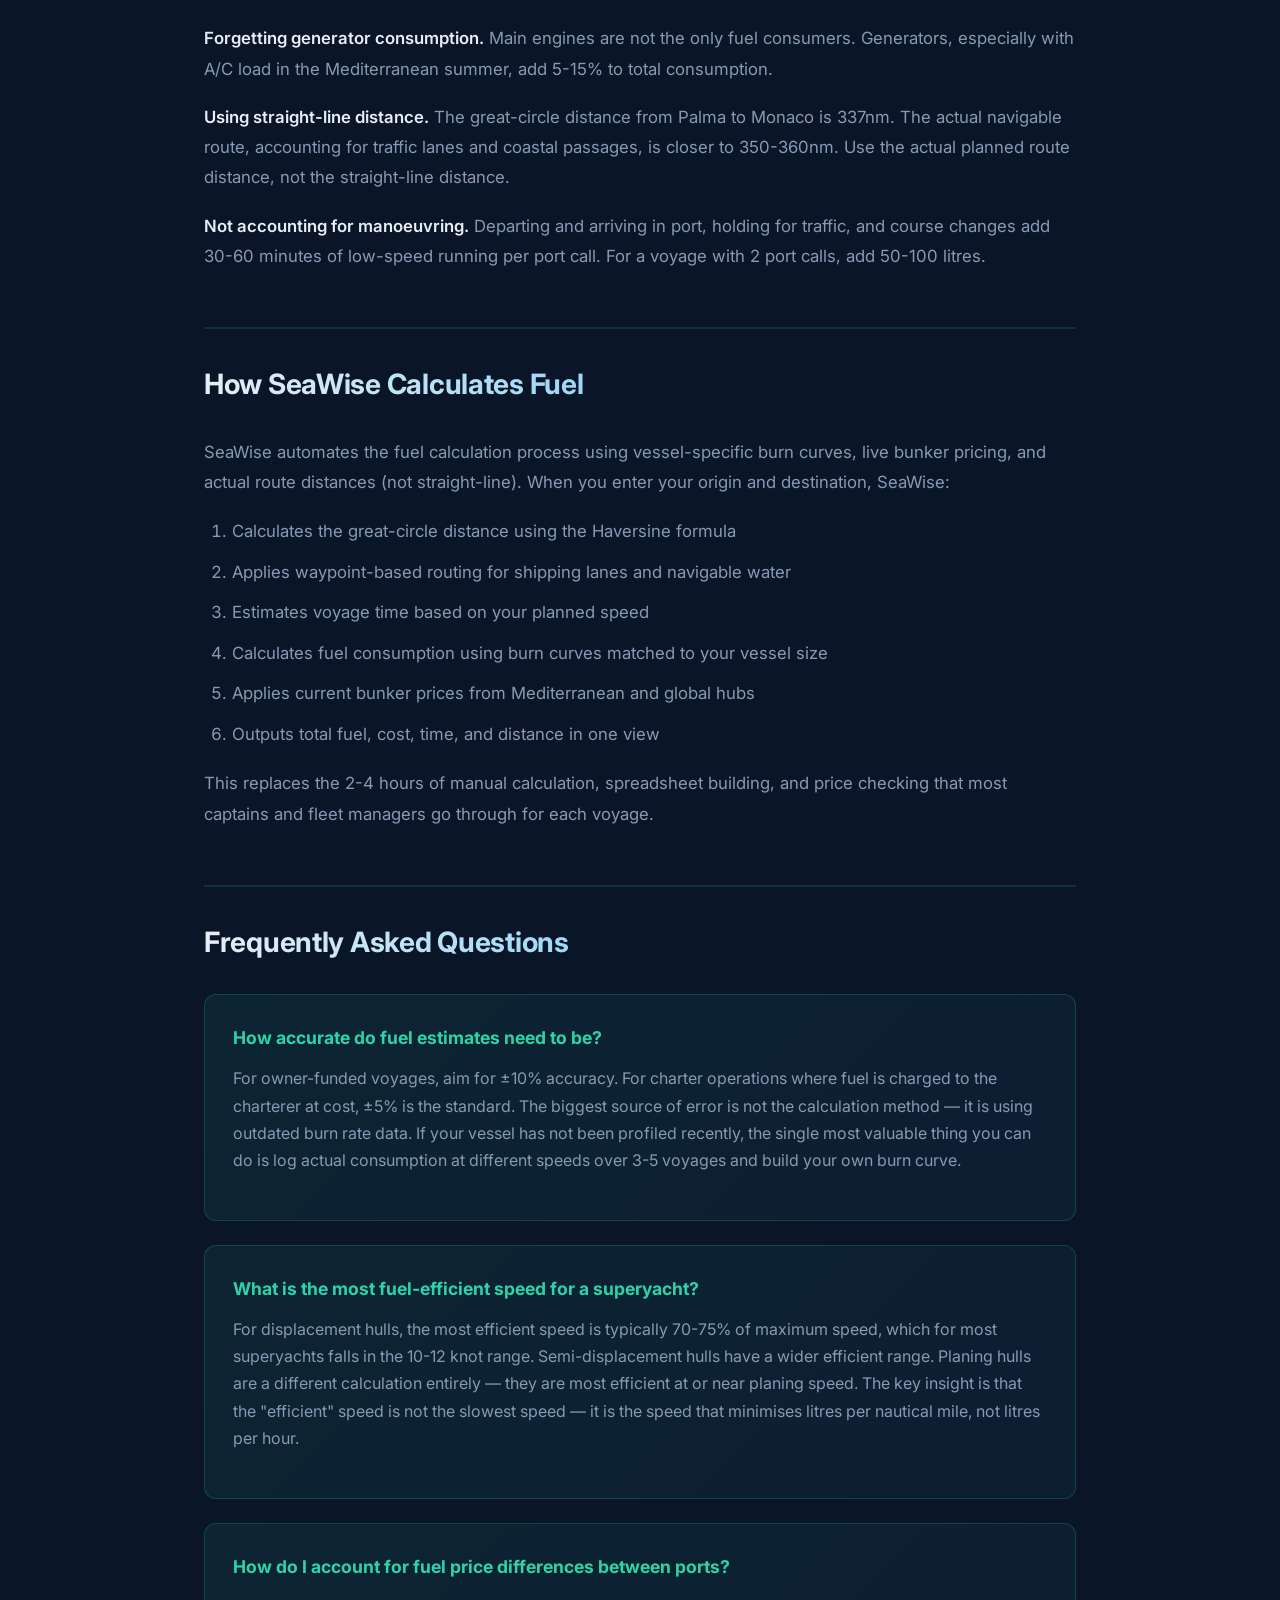
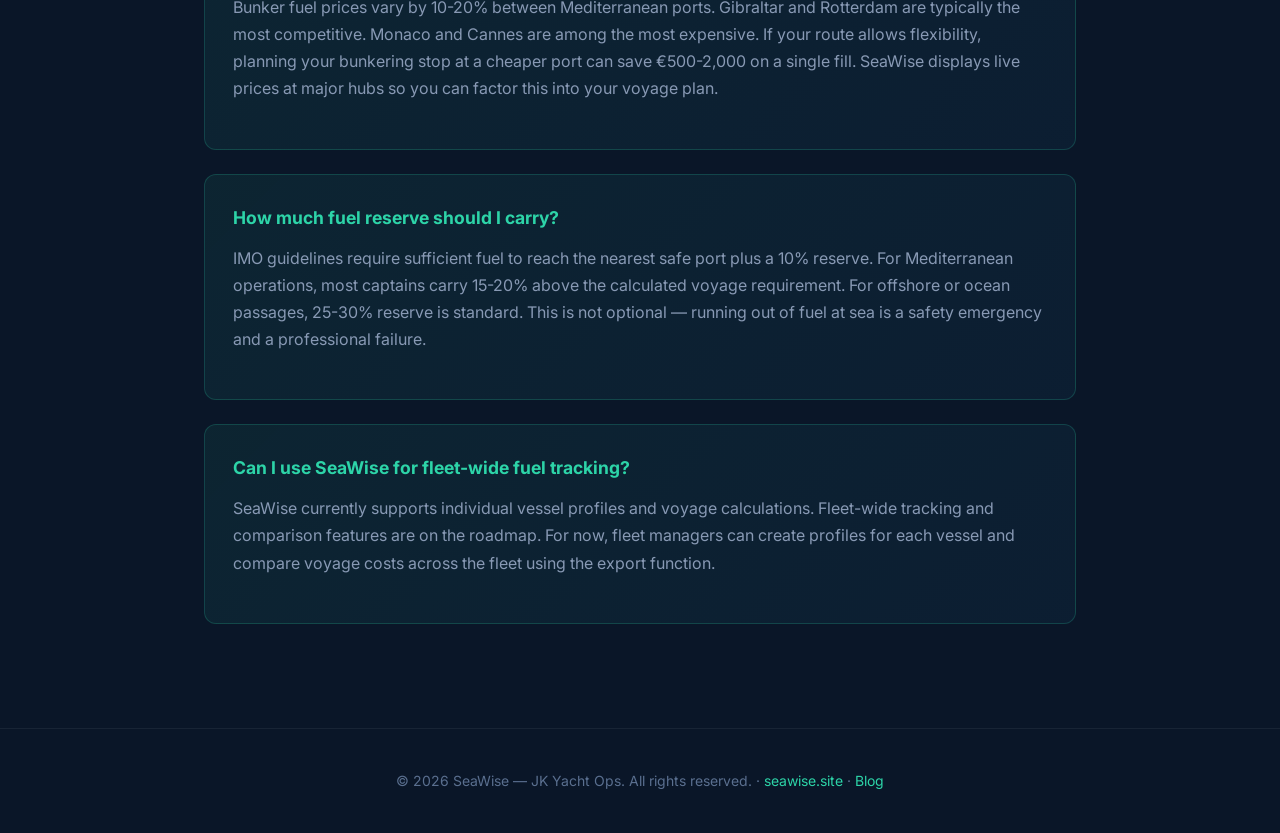
<file: blog/fuel-consumption-guide.html>
<!DOCTYPE html>
<html lang="en">
<head>
<meta charset="UTF-8">
<meta name="viewport" content="width=device-width, initial-scale=1.0">
<title>How to Calculate Fuel Consumption for a Yacht Voyage — SeaWise Blog</title>
<meta name="theme-color" content="#0a1628">
<meta name="description" content="Complete guide to calculating yacht fuel consumption: burn rates by vessel size, speed curves, real-world examples, and how to estimate fuel for any voyage.">
<meta property="og:title" content="How to Calculate Fuel Consumption for a Yacht Voyage">
<meta property="og:description" content="Complete guide to fuel burn rates, speed curves, and voyage fuel estimation for yacht captains and fleet managers.">
<meta property="og:type" content="article">
<link rel="icon" type="image/png" href="../seawise-logo.png">
<style>
  @import url('https://fonts.googleapis.com/css2?family=Inter:wght@300;400;500;600;700;800;900&display=swap');
  * { margin:0; padding:0; box-sizing:border-box; }
  :root {
    --bg-deep: #0a1628; --bg-card: #111d33; --bg-card-hover: #162440;
    --accent: #2dd4a8; --accent-cyan: #38bdf8; --accent-glow: rgba(45,212,168,0.25);
    --text-primary: #e8edf5; --text-secondary: #8899b4; --text-muted: #5a6f8f;
    --border: rgba(45,212,168,0.15); --radius: 16px;
    --fuel-dark: #0d1628; --fuel-accent: #2dd4a8;
  }
  html { scroll-behavior: smooth; }
  body { font-family:'Inter',-apple-system,BlinkMacSystemFont,sans-serif; background:var(--bg-deep); color:var(--text-primary); overflow-x:hidden; line-height:1.7; }
  nav { position:fixed; top:0; left:0; right:0; z-index:1000; background:rgba(10,22,40,0.85); backdrop-filter:blur(16px); border-bottom:1px solid rgba(255,255,255,0.06); }
  .nav-inner { max-width:1200px; margin:0 auto; padding:0 24px; height:64px; display:flex; align-items:center; justify-content:space-between; }
  .nav-brand { display:flex; align-items:center; gap:10px; text-decoration:none; color:var(--text-primary); }
  .nav-logo { width:32px; height:32px; border-radius:8px; object-fit:contain; }
  .nav-wordmark { font-weight:800; font-size:1rem; letter-spacing:0.1em; }
  .nav-links { display:flex; align-items:center; gap:24px; }
  .nav-links a { color:var(--text-secondary); text-decoration:none; font-size:0.875rem; font-weight:500; transition:color 0.2s; }
  .nav-links a:hover { color:var(--accent); }
  .btn { display:inline-flex; align-items:center; gap:8px; padding:10px 20px; border-radius:10px; font-size:0.875rem; font-weight:600; text-decoration:none; border:none; cursor:pointer; transition:all 0.2s; }
  .btn-green { background:var(--accent); color:#0a1628; }
  .btn-green:hover { background:#20b892; transform:translateY(-1px); }
  .btn-sm { padding:8px 16px; font-size:0.8rem; }
  
  /* Magazine Hero */
  .article-hero {
    position: relative;
    min-height: 520px;
    padding: 80px 24px 60px;
    background: linear-gradient(135deg, #0a1628 0%, #0d2847 50%, #0a1628 100%);
    overflow: hidden;
    display: flex;
    align-items: center;
    justify-content: center;
  }
  
  .article-hero::before {
    content: '';
    position: absolute;
    inset: 0;
    background: 
      radial-gradient(circle at 20% 30%, rgba(45,212,168,0.15) 0%, transparent 50%),
      radial-gradient(circle at 80% 70%, rgba(56,189,248,0.1) 0%, transparent 50%);
    pointer-events: none;
  }
  
  .article-hero::after {
    content: '';
    position: absolute;
    inset: 0;
    background-image: 
      linear-gradient(45deg, transparent 48%, rgba(45,212,168,0.03) 49%, rgba(45,212,168,0.03) 51%, transparent 52%),
      linear-gradient(-45deg, transparent 48%, rgba(56,189,248,0.03) 49%, rgba(56,189,248,0.03) 51%, transparent 52%);
    background-size: 60px 60px;
    pointer-events: none;
  }
  
  .hero-fuel-gauge {
    position: absolute;
    width: 280px;
    height: 280px;
    top: -60px;
    right: -40px;
    opacity: 0.08;
    z-index: 0;
  }
  
  .hero-fuel-drops {
    position: absolute;
    width: 120px;
    height: 200px;
    bottom: -40px;
    left: 10%;
    opacity: 0.05;
  }
  
  .article-hero-content {
    max-width: 900px;
    text-align: center;
    position: relative;
    z-index: 2;
  }
  
  .article-tag {
    display: inline-block;
    padding: 8px 16px;
    border-radius: 6px;
    font-size: 0.75rem;
    font-weight: 700;
    text-transform: uppercase;
    letter-spacing: 0.1em;
    background: linear-gradient(135deg, rgba(45,212,168,0.2), rgba(56,189,248,0.2));
    color: var(--accent);
    margin-bottom: 24px;
    border: 1px solid rgba(45,212,168,0.3);
  }
  
  .article-hero h1 {
    font-size: clamp(2rem, 5vw, 3.2rem);
    font-weight: 800;
    line-height: 1.15;
    margin: 0 0 20px 0;
    letter-spacing: -0.02em;
    background: linear-gradient(135deg, #e8edf5 0%, #b8d4f8 100%);
    -webkit-background-clip: text;
    -webkit-text-fill-color: transparent;
    background-clip: text;
  }
  
  .article-meta {
    display: flex;
    align-items: center;
    gap: 16px;
    justify-content: center;
    color: var(--text-muted);
    font-size: 0.9rem;
    margin-top: 20px;
  }
  
  /* Article Container */
  .article-wrapper {
    max-width: 920px;
    margin: 0 auto;
    padding: 60px 24px 80px;
  }
  
  .back-link {
    display: inline-flex;
    align-items: center;
    gap: 8px;
    color: var(--text-muted);
    text-decoration: none;
    font-size: 0.875rem;
    margin-bottom: 40px;
    transition: color 0.2s;
  }
  
  .back-link:hover { color: var(--accent); }
  
  /* Article Body */
  .article-body h2 {
    font-size: 1.75rem;
    font-weight: 700;
    margin: 56px 0 28px 0;
    padding-top: 32px;
    border-top: 2px solid var(--border);
    letter-spacing: -0.01em;
    background: linear-gradient(90deg, var(--text-primary), var(--accent-cyan));
    -webkit-background-clip: text;
    -webkit-text-fill-color: transparent;
    background-clip: text;
  }
  
  .article-body h3 {
    font-size: 1.35rem;
    font-weight: 600;
    margin: 32px 0 16px 0;
    color: var(--text-primary);
  }
  
  .article-body p {
    margin-bottom: 18px;
    color: var(--text-secondary);
    font-size: 1.05rem;
    line-height: 1.8;
  }
  
  .article-body strong { color: var(--text-primary); font-weight: 600; }
  
  .article-body ul, .article-body ol {
    margin: 20px 0;
    padding-left: 28px;
  }
  
  .article-body li {
    margin-bottom: 12px;
    color: var(--text-secondary);
    font-size: 1.05rem;
    line-height: 1.7;
  }
  
  .article-body a { color: var(--accent); text-decoration: none; font-weight: 500; }
  .article-body a:hover { text-decoration: underline; }
  
  .article-body table {
    width: 100%;
    border-collapse: collapse;
    margin: 32px 0;
    font-size: 0.95rem;
    background: var(--bg-card);
    border-radius: 8px;
    overflow: hidden;
    box-shadow: 0 4px 12px rgba(0,0,0,0.2);
  }
  
  .article-body th {
    background: linear-gradient(90deg, #0d2140 0%, #0f2847 100%);
    color: var(--accent);
    padding: 16px;
    text-align: left;
    font-weight: 700;
    border-bottom: 2px solid rgba(45,212,168,0.3);
    letter-spacing: 0.02em;
    text-transform: uppercase;
    font-size: 0.8rem;
  }
  
  .article-body td {
    padding: 14px 16px;
    border-bottom: 1px solid rgba(255,255,255,0.04);
    color: var(--text-secondary);
  }
  
  .article-body tr:hover td {
    background: rgba(45,212,168,0.05);
  }
  
  .article-body blockquote {
    border-left: 4px solid var(--accent);
    padding: 24px;
    margin: 32px 0;
    background: linear-gradient(90deg, rgba(45,212,168,0.08) 0%, rgba(56,189,248,0.04) 100%);
    border-radius: 0 8px 8px 0;
    color: var(--text-secondary);
    font-style: italic;
    font-size: 1.05rem;
    line-height: 1.8;
  }
  
  .faq {
    background: linear-gradient(135deg, rgba(45,212,168,0.08), rgba(56,189,248,0.05));
    border: 1px solid rgba(45,212,168,0.2);
    border-radius: 12px;
    padding: 28px;
    margin: 24px 0;
  }
  
  .faq h4 {
    font-size: 1.1rem;
    font-weight: 700;
    margin-bottom: 12px;
    color: var(--accent);
  }
  
  .faq p {
    color: var(--text-secondary);
    font-size: 1rem;
    line-height: 1.7;
  }
  
  /* CTA - Hidden per requirements */
  .article-cta {
    display: none;
  }
  
  footer {
    border-top: 1px solid rgba(255,255,255,0.06);
    padding: 40px 24px;
    text-align: center;
  }
  
  footer p {
    color: var(--text-muted);
    font-size: 0.875rem;
  }
  
  footer a {
    color: var(--accent);
    text-decoration: none;
  }
  
  @media(max-width:768px) {
    .nav-links { display: none; }
    .article-hero { min-height: 400px; padding: 60px 24px; }
    .article-hero h1 { font-size: 1.8rem; }
    .article-wrapper { padding: 40px 24px 60px; }
    .article-body h2 { font-size: 1.4rem; margin: 40px 0 20px 0; }
    .article-body table { font-size: 0.85rem; }
    .article-body th { padding: 12px; }
    .article-body td { padding: 10px 12px; }
  }
</style>
</head>
<body>

<nav>
  <div class="nav-inner">
    <a href="https://seawise.site" class="nav-brand">
      <img src="../seawise-logo.png" alt="SeaWise" class="nav-logo">
      <span class="nav-wordmark">SEAWISE</span>
    </a>
    <div class="nav-links">
      <a href="https://seawise.site/#blog">Blog</a>
      <a href="https://app.seawise.site" class="btn btn-sm btn-green" target="_blank" rel="noopener">Launch App</a>
    </div>
  </div>
</nav>

<!-- Magazine Hero -->
<div class="article-hero">
  <svg class="hero-fuel-gauge" viewBox="0 0 200 200" fill="none" xmlns="http://www.w3.org/2000/svg">
    <circle cx="100" cy="100" r="90" stroke="currentColor" stroke-width="2" opacity="0.3"/>
    <path d="M100 20 Q150 50 150 100 Q150 150 100 150 Q50 150 50 100 Q50 50 100 20" stroke="currentColor" stroke-width="2.5" fill="none" opacity="0.5"/>
    <circle cx="100" cy="100" r="30" fill="none" stroke="currentColor" stroke-width="2" opacity="0.4"/>
  </svg>
  
  <svg class="hero-fuel-drops" viewBox="0 0 100 200" fill="none" xmlns="http://www.w3.org/2000/svg">
    <path d="M20 20 Q20 10 30 10 Q40 10 40 20 Q40 50 30 80 Q20 50 20 20" fill="currentColor" opacity="0.6"/>
    <path d="M60 60 Q60 50 70 50 Q80 50 80 60 Q80 90 70 120 Q60 90 60 60" fill="currentColor" opacity="0.4"/>
    <path d="M20 140 Q20 130 30 130 Q40 130 40 140 Q40 170 30 190 Q20 170 20 140" fill="currentColor" opacity="0.3"/>
  </svg>
  
  <div class="article-hero-content">
    <span class="article-tag">Fuel Management</span>
    <h1>How to Calculate Fuel Consumption for a Yacht Voyage</h1>
    <p class="article-meta">
      <span>May 2026</span>
      <span>·</span>
      <span>12 min read</span>
      <span>·</span>
      <span>SeaWise</span>
    </p>
  </div>
</div>

<div class="article-wrapper">
  <div class="article-body">

<a href="https://seawise.site/#blog" class="back-link">← Back to Blog</a>

<p>A 30-metre sailing yacht motoring from Barcelona to Palma de Mallorca at 8 knots burns roughly 40 litres of diesel per hour. The same yacht at 12 knots burns over 120 litres per hour — not 50% more, but 3x as much. Understanding this exponential relationship between speed and fuel consumption is the single most important skill in voyage planning.</p>

<p>This guide covers how to calculate fuel consumption for any yacht voyage: the formulas, the real-world data, the common mistakes, and how to build a fuel estimate you can actually trust.</p>

<h2>Why Fuel Calculation Matters</h2>

<p>Fuel is the largest variable cost on any yacht voyage, typically representing 40-55% of the total budget. Get the fuel estimate wrong and the entire voyage budget fails. Underestimate and you are calling the owner for more funds mid-voyage. Overestimate and you are tying up working capital that could be used elsewhere.</p>

<p>The difference between a good fuel estimate and a bad one is typically 15-30%. On a €30,000 voyage, that is €4,500-9,000 in variance. Over a season of 20 voyages, poor fuel estimation can cost a fleet €100,000 or more in unplanned costs.</p>

<h2>The Basic Formula</h2>

<p>Fuel consumption for a voyage is calculated as:</p>

<p><strong>Total Fuel = Burn Rate (L/hr) × Voyage Time (hrs)</strong></p>

<p>Where voyage time is:</p>

<p><strong>Voyage Time = Distance (nm) ÷ Speed (knots)</strong></p>

<p>So the full formula becomes:</p>

<p><strong>Total Fuel = Burn Rate × (Distance ÷ Speed)</strong></p>

<p>The problem is that burn rate is not constant. It changes with speed, sea state, hull condition, and load. This is where most estimates go wrong.</p>

<h2>Fuel Burn Rates by Vessel Size</h2>

<p>Every vessel is different, but these ranges are reliable starting points for estimation:</p>

<table>
<thead><tr><th>Vessel Length</th><th>Typical Cruise Speed</th><th>Burn Rate at Cruise</th><th>Litres per NM</th><th>Fuel Type</th></tr></thead>
<tbody>
<tr><td>24-30m (80-100ft)</td><td>8-10 kn</td><td>80-150 L/hr</td><td>8-15 L/nm</td><td>Diesel/MGO</td></tr>
<tr><td>30-40m (100-130ft)</td><td>10-12 kn</td><td>150-300 L/hr</td><td>13-25 L/nm</td><td>MGO</td></tr>
<tr><td>40-55m (130-180ft)</td><td>10-14 kn</td><td>300-500 L/hr</td><td>22-40 L/nm</td><td>MGO</td></tr>
<tr><td>55-70m (180-230ft)</td><td>12-15 kn</td><td>500-900 L/hr</td><td>35-65 L/nm</td><td>MGO</td></tr>
<tr><td>70m+ (230ft+)</td><td>12-16 kn</td><td>900-1,500+ L/hr</td><td>60-100+ L/nm</td><td>MGO</td></tr>
</tbody>
</table>

<p><em>Note: These are approximate ranges for displacement and semi-displacement hulls. Planing hulls have very different consumption profiles. Always use your vessel's specific data when available.</em></p>

<h2>The Speed-Consumption Curve</h2>

<p>The relationship between speed and fuel burn is exponential, not linear. This is the most commonly misunderstood concept in voyage planning.</p>

<p>On a typical 50-metre displacement hull:</p>

<table>
<thead><tr><th>Speed (knots)</th><th>Burn Rate (L/hr)</th><th>Litres per NM</th><th>Time for 337nm (Palma→Monaco)</th><th>Total Fuel (litres)</th></tr></thead>
<tbody>
<tr><td>10</td><td>180</td><td>18.0</td><td>33.7 hrs</td><td>6,066</td></tr>
<tr><td>12</td><td>280</td><td>23.3</td><td>28.1 hrs</td><td>6,555</td></tr>
<tr><td>14</td><td>420</td><td>30.0</td><td>24.1 hrs</td><td>7,221</td></tr>
<tr><td>16</td><td>600</td><td>37.5</td><td>21.1 hrs</td><td>7,906</td></tr>
<tr><td>18</td><td>850</td><td>47.2</td><td>18.7 hrs</td><td>8,833</td></tr>
</tbody>
</table>

<p>Slowing from 14 knots to 12 knots saves approximately 10% of fuel on this route. Slowing from 16 to 12 knots saves 17%. Over a full season, these savings compound dramatically.</p>

<p>The most fuel-efficient speed for a displacement hull is typically 70-75% of maximum speed. For most superyachts, this falls in the 10-12 knot range.</p>

<h2>Real-World Factors That Change Consumption</h2>

<p>The tables above assume calm water, clean hull, and moderate load. Real-world conditions add 10-40% to your base estimate:</p>

<table>
<thead><tr><th>Factor</th><th>Impact on Consumption</th><th>Notes</th></tr></thead>
<tbody>
<tr><td>Head seas (1-2m)</td><td>+10-25%</td><td>Higher in short, steep seas</td></tr>
<tr><td>Beam seas</td><td>+5-15%</td><td>Rolling increases resistance</td></tr>
<tr><td>Following seas</td><td>-5-15%</td><td>Can actually reduce consumption</td></tr>
<tr><td>Hull fouling (6+ months)</td><td>+10-30%</td><td>Single biggest hidden cost</td></tr>
<tr><td>Full fuel/water tanks</td><td>+5-10%</td><td>Heavier displacement</td></tr>
<tr><td>Generator load</td><td>+5-15%</td><td>A/C, watermaker, electronics</td></tr>
<tr><td>Current (adverse)</td><td>+5-20%</td><td>Depends on current strength</td></tr>
</tbody>
</table>

<p><strong>Practical tip:</strong> Add 15-20% to your base fuel estimate as a sea state and conditions margin. This is not contingency — it is the difference between calm-water theory and real-world consumption.</p>

<h2>Worked Example: Palma to Monaco</h2>

<p>Let's calculate the fuel for a 50m superyacht sailing from Palma de Mallorca to Monaco (337nm) at 12 knots:</p>

<ol>
<li><strong>Base burn rate:</strong> 280 L/hr at 12 knots (from vessel data)</li>
<li><strong>Voyage time:</strong> 337nm ÷ 12 kn = 28.1 hours</li>
<li><strong>Base fuel:</strong> 280 × 28.1 = 7,868 litres</li>
<li><strong>Sea state margin (15%):</strong> 7,868 × 1.15 = 9,048 litres</li>
<li><strong>Generator (10%):</strong> 9,048 × 1.10 = 9,953 litres</li>
<li><strong>Total estimate:</strong> ~10,000 litres</li>
</ol>

<p>At current Mediterranean MGO prices (€1.10-1.20/L), the fuel cost for this voyage is approximately €11,000-12,000.</p>

<h2>Common Mistakes</h2>

<p><strong>Using a single burn rate for all speeds.</strong> As the table above shows, burn rate changes dramatically with speed. Using your 10-knot burn rate to estimate a 14-knot voyage will underestimate fuel by 30-40%.</p>

<p><strong>Ignoring sea state.</strong> Calm-water consumption is a theoretical minimum. Real voyages encounter waves, current, and wind. Add 15-20%.</p>

<p><strong>Forgetting generator consumption.</strong> Main engines are not the only fuel consumers. Generators, especially with A/C load in the Mediterranean summer, add 5-15% to total consumption.</p>

<p><strong>Using straight-line distance.</strong> The great-circle distance from Palma to Monaco is 337nm. The actual navigable route, accounting for traffic lanes and coastal passages, is closer to 350-360nm. Use the actual planned route distance, not the straight-line distance.</p>

<p><strong>Not accounting for manoeuvring.</strong> Departing and arriving in port, holding for traffic, and course changes add 30-60 minutes of low-speed running per port call. For a voyage with 2 port calls, add 50-100 litres.</p>

<h2>How SeaWise Calculates Fuel</h2>

<p>SeaWise automates the fuel calculation process using vessel-specific burn curves, live bunker pricing, and actual route distances (not straight-line). When you enter your origin and destination, SeaWise:</p>

<ol>
<li>Calculates the great-circle distance using the Haversine formula</li>
<li>Applies waypoint-based routing for shipping lanes and navigable water</li>
<li>Estimates voyage time based on your planned speed</li>
<li>Calculates fuel consumption using burn curves matched to your vessel size</li>
<li>Applies current bunker prices from Mediterranean and global hubs</li>
<li>Outputs total fuel, cost, time, and distance in one view</li>
</ol>

<p>This replaces the 2-4 hours of manual calculation, spreadsheet building, and price checking that most captains and fleet managers go through for each voyage.</p>

<h2>Frequently Asked Questions</h2>

<div class="faq">
<h4>How accurate do fuel estimates need to be?</h4>
<p>For owner-funded voyages, aim for ±10% accuracy. For charter operations where fuel is charged to the charterer at cost, ±5% is the standard. The biggest source of error is not the calculation method — it is using outdated burn rate data. If your vessel has not been profiled recently, the single most valuable thing you can do is log actual consumption at different speeds over 3-5 voyages and build your own burn curve.</p>
</div>

<div class="faq">
<h4>What is the most fuel-efficient speed for a superyacht?</h4>
<p>For displacement hulls, the most efficient speed is typically 70-75% of maximum speed, which for most superyachts falls in the 10-12 knot range. Semi-displacement hulls have a wider efficient range. Planing hulls are a different calculation entirely — they are most efficient at or near planing speed. The key insight is that the "efficient" speed is not the slowest speed — it is the speed that minimises litres per nautical mile, not litres per hour.</p>
</div>

<div class="faq">
<h4>How do I account for fuel price differences between ports?</h4>
<p>Bunker fuel prices vary by 10-20% between Mediterranean ports. Gibraltar and Rotterdam are typically the most competitive. Monaco and Cannes are among the most expensive. If your route allows flexibility, planning your bunkering stop at a cheaper port can save €500-2,000 on a single fill. SeaWise displays live prices at major hubs so you can factor this into your voyage plan.</p>
</div>

<div class="faq">
<h4>How much fuel reserve should I carry?</h4>
<p>IMO guidelines require sufficient fuel to reach the nearest safe port plus a 10% reserve. For Mediterranean operations, most captains carry 15-20% above the calculated voyage requirement. For offshore or ocean passages, 25-30% reserve is standard. This is not optional — running out of fuel at sea is a safety emergency and a professional failure.</p>
</div>

<div class="faq">
<h4>Can I use SeaWise for fleet-wide fuel tracking?</h4>
<p>SeaWise currently supports individual vessel profiles and voyage calculations. Fleet-wide tracking and comparison features are on the roadmap. For now, fleet managers can create profiles for each vessel and compare voyage costs across the fleet using the export function.</p>
</div>

  </div>
</div>

<footer>
  <p>© 2026 SeaWise — JK Yacht Ops. All rights reserved. · <a href="https://seawise.site">seawise.site</a> · <a href="https://seawise.site/#blog">Blog</a></p>
</footer>

</body>
</html>
</file>
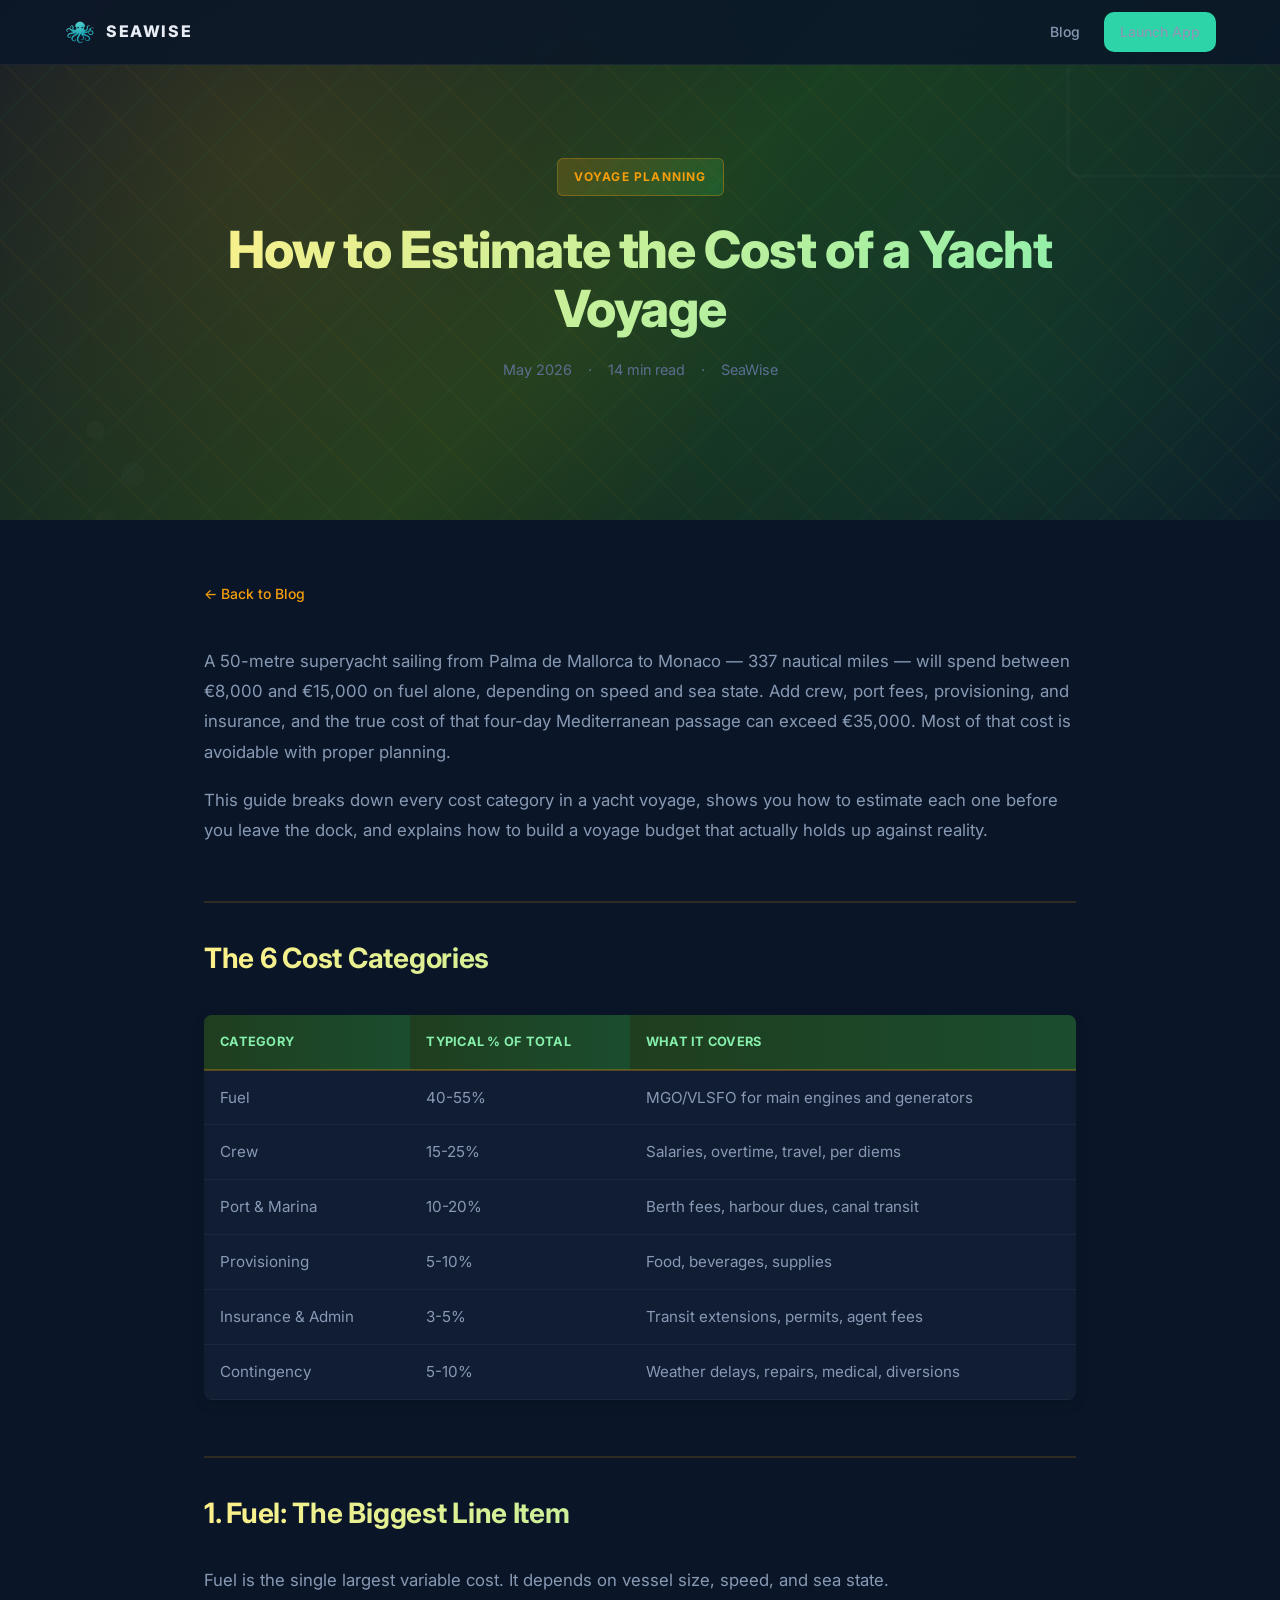
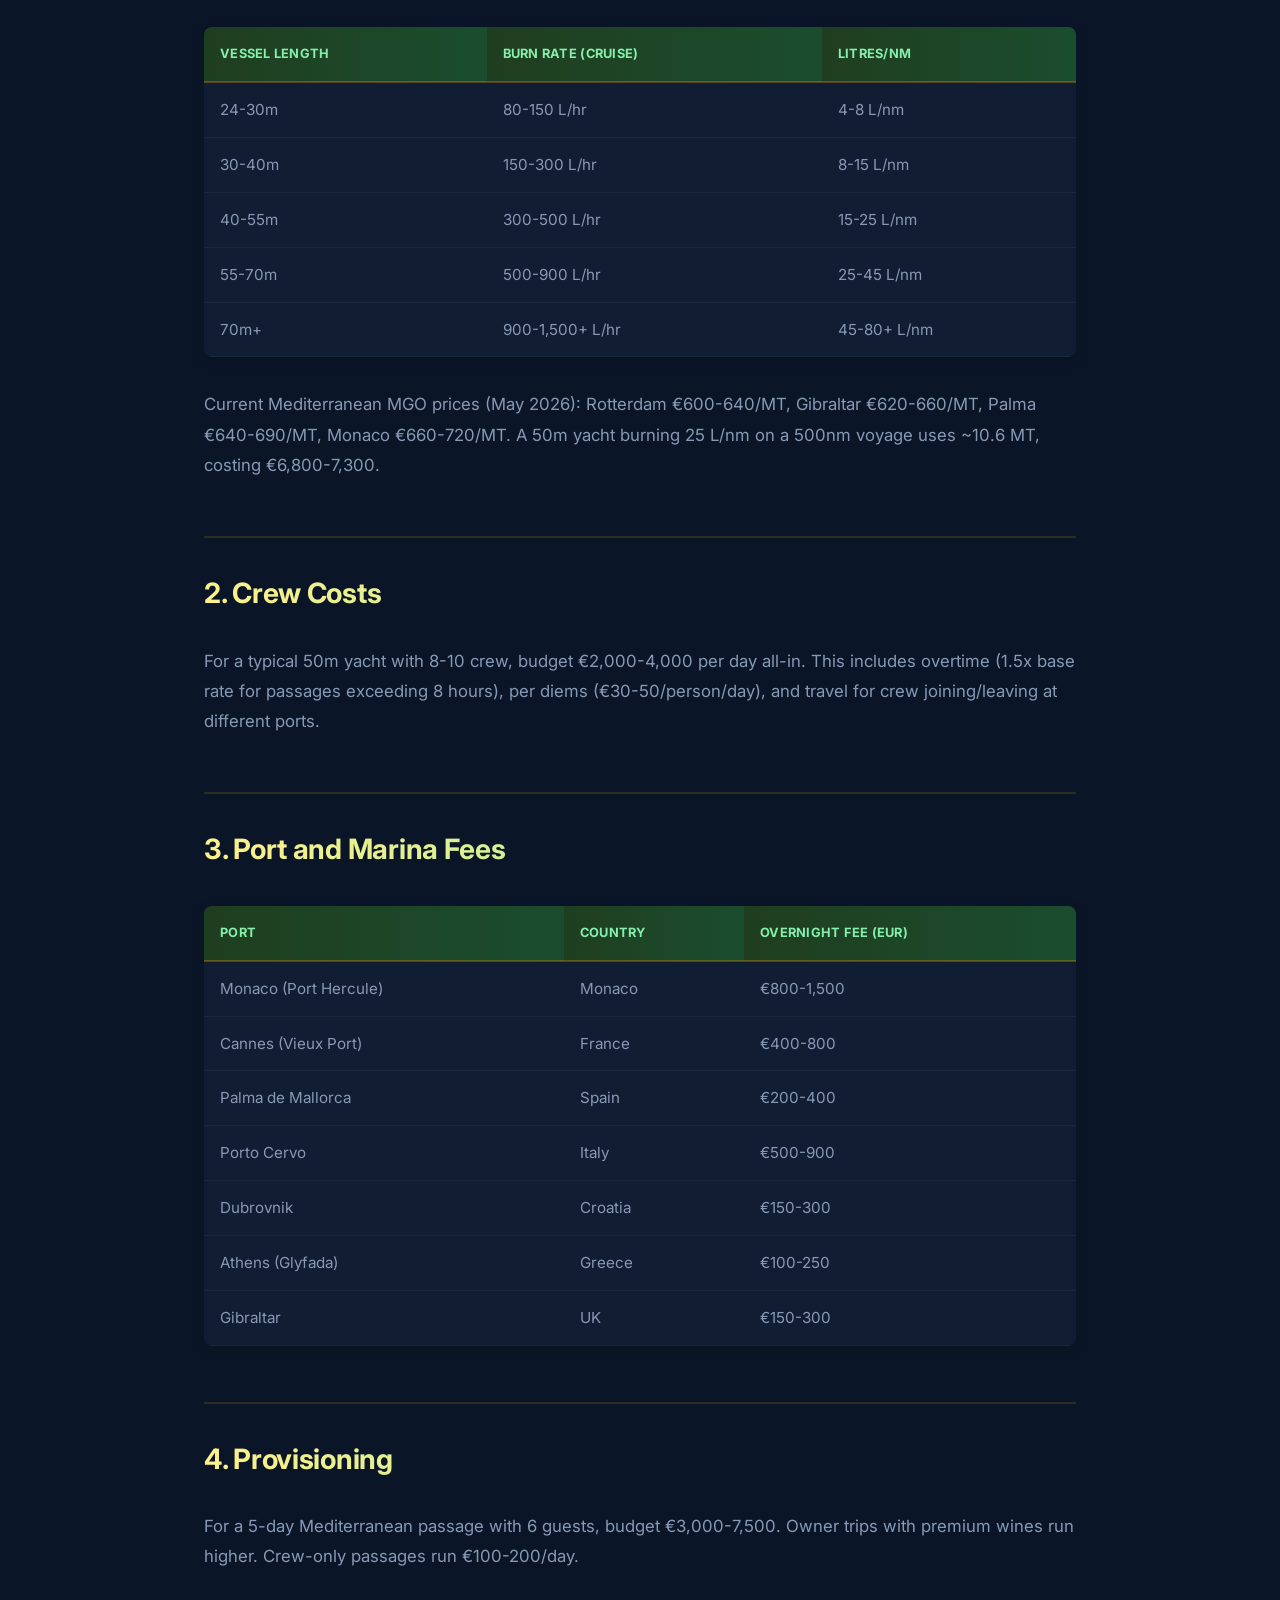
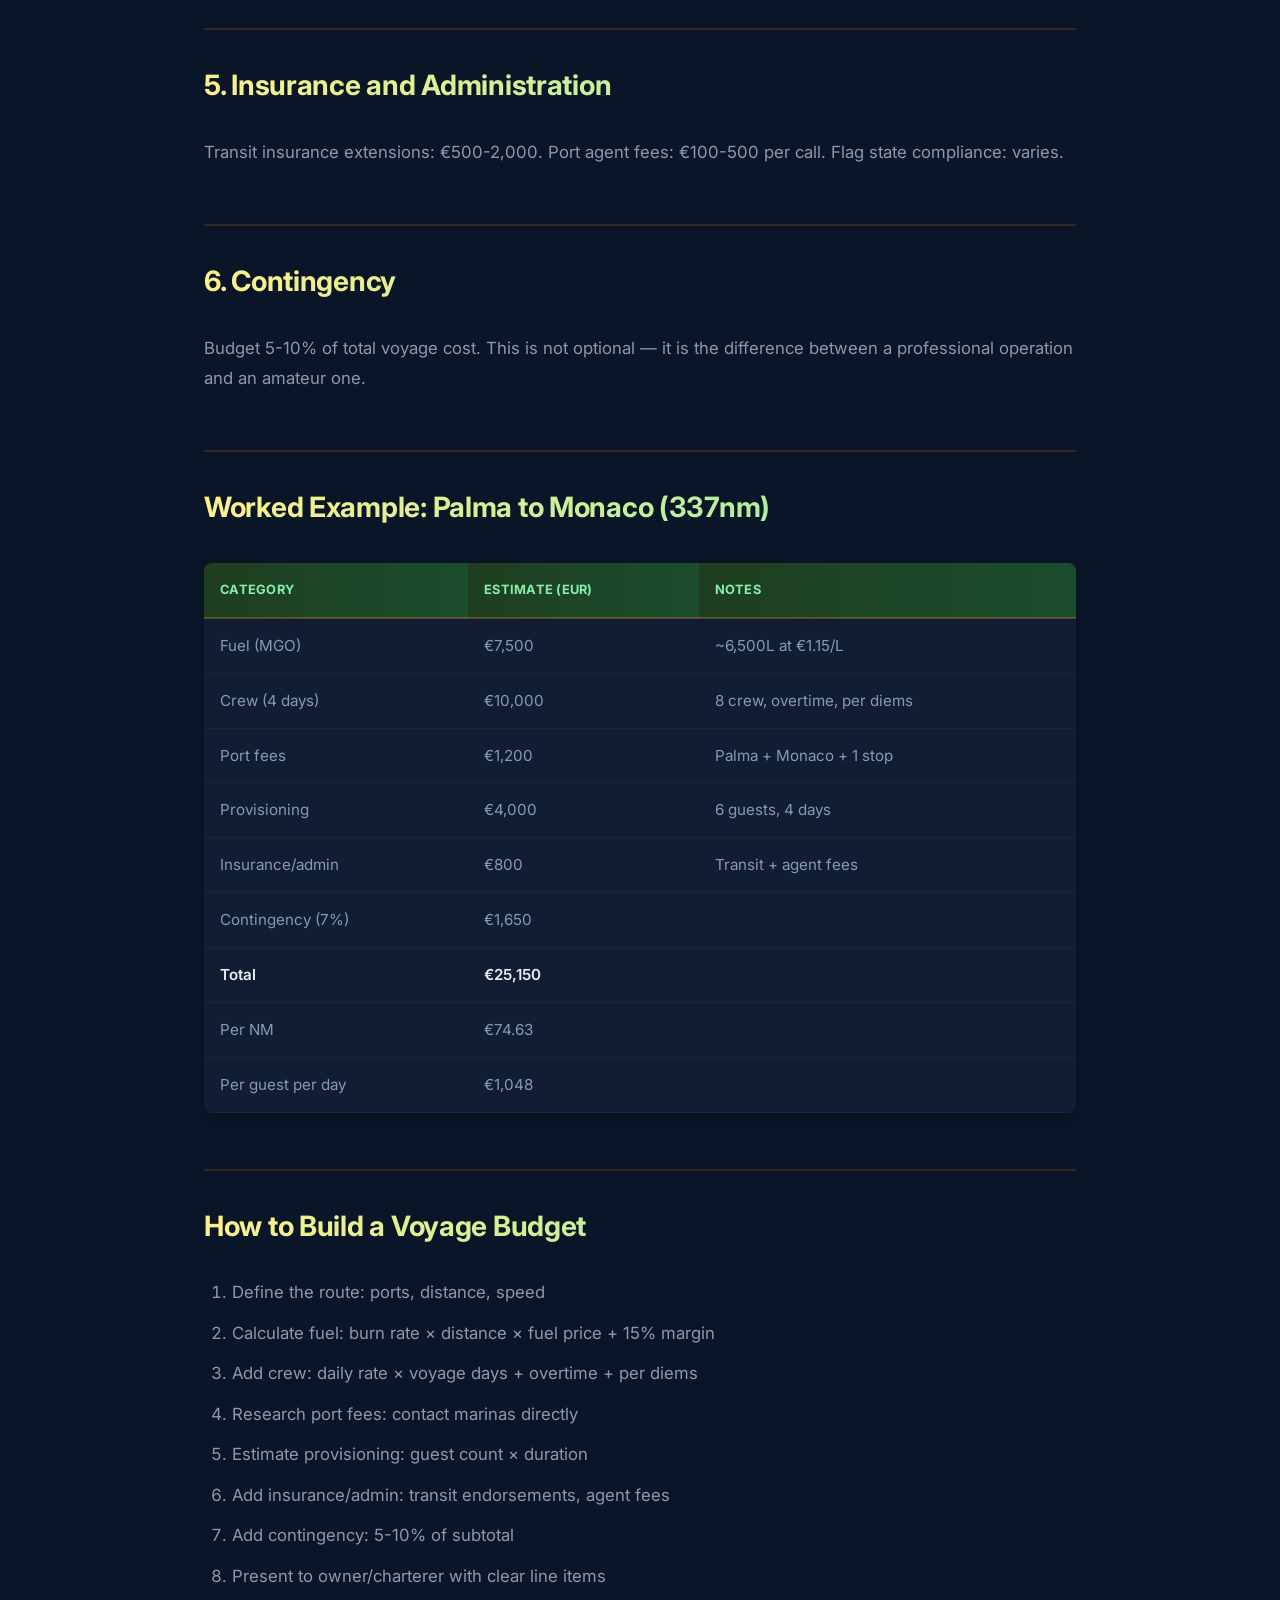
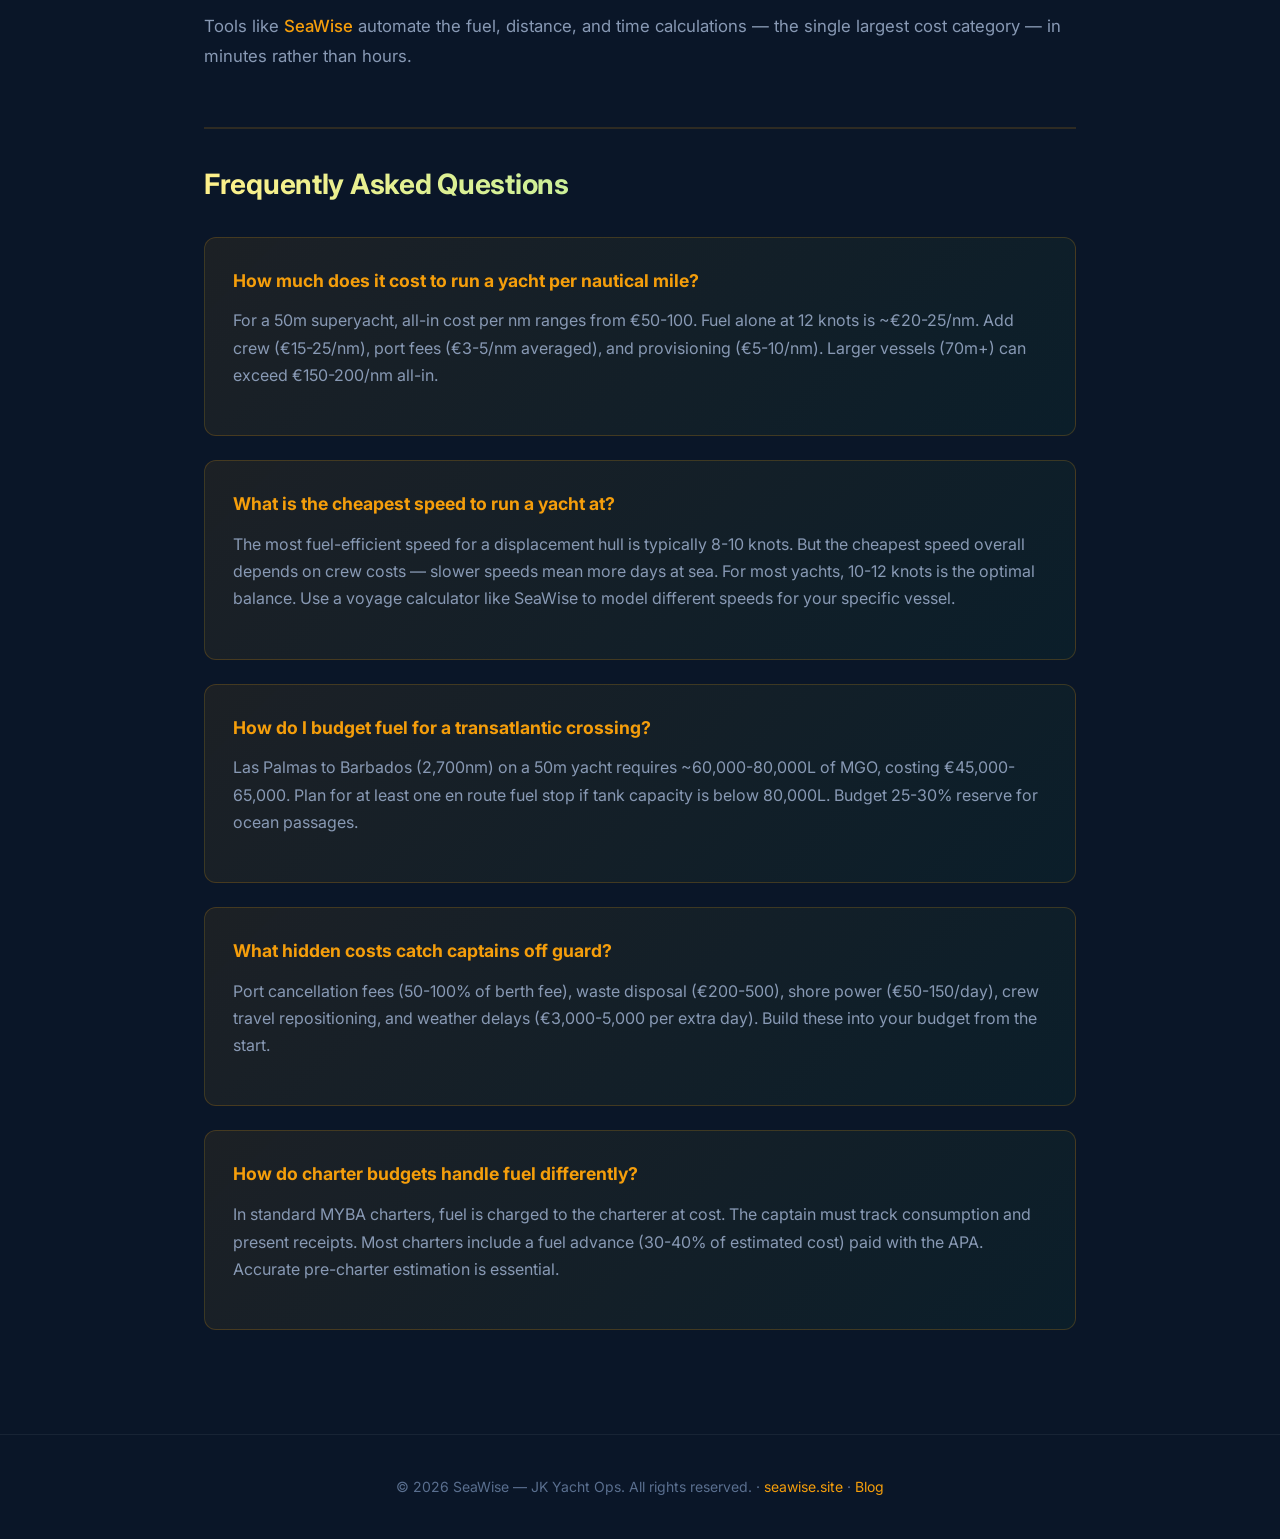
<file: blog/voyage-cost-guide.html>
<!DOCTYPE html>
<html lang="en">
<head>
<meta charset="UTF-8">
<meta name="viewport" content="width=device-width, initial-scale=1.0">
<title>How to Estimate the Cost of a Yacht Voyage — SeaWise Blog</title>
<meta name="theme-color" content="#0a1628">
<meta name="description" content="Complete cost breakdown for yacht voyages: fuel, crew, port fees, provisioning, insurance, and contingency. Worked example: Palma to Monaco.">
<meta property="og:title" content="How to Estimate the Cost of a Yacht Voyage">
<meta property="og:description" content="Every cost category broken down with real numbers, tables, and a worked €25,000 example.">
<meta property="og:type" content="article">
<link rel="icon" type="image/png" href="../seawise-logo.png">
<style>
  @import url('https://fonts.googleapis.com/css2?family=Inter:wght@300;400;500;600;700;800;900&display=swap');
  * { margin:0; padding:0; box-sizing:border-box; }
  :root {
    --bg-deep: #0a1628; --bg-card: #111d33; --bg-card-hover: #162440;
    --accent: #2dd4a8; --accent-cyan: #38bdf8; --accent-gold: #f59e0b; --accent-glow: rgba(245,158,11,0.2);
    --text-primary: #e8edf5; --text-secondary: #8899b4; --text-muted: #5a6f8f;
    --border: rgba(245,158,11,0.15); --radius: 16px;
  }
  html { scroll-behavior: smooth; }
  body { font-family:'Inter',-apple-system,BlinkMacSystemFont,sans-serif; background:var(--bg-deep); color:var(--text-primary); overflow-x:hidden; line-height:1.7; }
  nav { position:fixed; top:0; left:0; right:0; z-index:1000; background:rgba(10,22,40,0.85); backdrop-filter:blur(16px); border-bottom:1px solid rgba(255,255,255,0.06); }
  .nav-inner { max-width:1200px; margin:0 auto; padding:0 24px; height:64px; display:flex; align-items:center; justify-content:space-between; }
  .nav-brand { display:flex; align-items:center; gap:10px; text-decoration:none; color:var(--text-primary); }
  .nav-logo { width:32px; height:32px; border-radius:8px; object-fit:contain; }
  .nav-wordmark { font-weight:800; font-size:1rem; letter-spacing:0.1em; }
  .nav-links { display:flex; align-items:center; gap:24px; }
  .nav-links a { color:var(--text-secondary); text-decoration:none; font-size:0.875rem; font-weight:500; transition:color 0.2s; }
  .nav-links a:hover { color:var(--accent); }
  .btn { display:inline-flex; align-items:center; gap:8px; padding:10px 20px; border-radius:10px; font-size:0.875rem; font-weight:600; text-decoration:none; border:none; cursor:pointer; transition:all 0.2s; }
  .btn-green { background:var(--accent); color:#0a1628; }
  .btn-green:hover { background:#20b892; transform:translateY(-1px); }
  .btn-sm { padding:8px 16px; font-size:0.8rem; }
  
  /* Magazine Hero */
  .article-hero {
    position: relative;
    min-height: 520px;
    padding: 80px 24px 60px;
    background: linear-gradient(135deg, #0a1628 0%, #1a3a1f 50%, #0a1628 100%);
    overflow: hidden;
    display: flex;
    align-items: center;
    justify-content: center;
  }
  
  .article-hero::before {
    content: '';
    position: absolute;
    inset: 0;
    background: 
      radial-gradient(circle at 20% 30%, rgba(245,158,11,0.15) 0%, transparent 50%),
      radial-gradient(circle at 80% 70%, rgba(34,197,94,0.1) 0%, transparent 50%);
    pointer-events: none;
  }
  
  .article-hero::after {
    content: '';
    position: absolute;
    inset: 0;
    background-image: 
      linear-gradient(45deg, transparent 48%, rgba(245,158,11,0.03) 49%, rgba(245,158,11,0.03) 51%, transparent 52%),
      linear-gradient(-45deg, transparent 48%, rgba(34,197,94,0.03) 49%, rgba(34,197,94,0.03) 51%, transparent 52%);
    background-size: 60px 60px;
    pointer-events: none;
  }
  
  .hero-cost-icon {
    position: absolute;
    width: 320px;
    height: 320px;
    top: -80px;
    right: -60px;
    opacity: 0.08;
    z-index: 0;
  }
  
  .hero-currency {
    position: absolute;
    width: 100px;
    height: 150px;
    bottom: -30px;
    left: 5%;
    opacity: 0.06;
  }
  
  .article-hero-content {
    max-width: 900px;
    text-align: center;
    position: relative;
    z-index: 2;
  }
  
  .article-tag {
    display: inline-block;
    padding: 8px 16px;
    border-radius: 6px;
    font-size: 0.75rem;
    font-weight: 700;
    text-transform: uppercase;
    letter-spacing: 0.1em;
    background: linear-gradient(135deg, rgba(245,158,11,0.2), rgba(34,197,94,0.2));
    color: var(--accent-gold);
    margin-bottom: 24px;
    border: 1px solid rgba(245,158,11,0.3);
  }
  
  .article-hero h1 {
    font-size: clamp(2rem, 5vw, 3.2rem);
    font-weight: 800;
    line-height: 1.15;
    margin: 0 0 20px 0;
    letter-spacing: -0.02em;
    background: linear-gradient(135deg, #fef08a 0%, #86efac 100%);
    -webkit-background-clip: text;
    -webkit-text-fill-color: transparent;
    background-clip: text;
  }
  
  .article-meta {
    display: flex;
    align-items: center;
    gap: 16px;
    justify-content: center;
    color: var(--text-muted);
    font-size: 0.9rem;
    margin-top: 20px;
  }
  
  /* Article Container */
  .article-wrapper {
    max-width: 920px;
    margin: 0 auto;
    padding: 60px 24px 80px;
  }
  
  .back-link {
    display: inline-flex;
    align-items: center;
    gap: 8px;
    color: var(--text-muted);
    text-decoration: none;
    font-size: 0.875rem;
    margin-bottom: 40px;
    transition: color 0.2s;
  }
  
  .back-link:hover { color: var(--accent-gold); }
  
  /* Article Body */
  .article-body h2 {
    font-size: 1.75rem;
    font-weight: 700;
    margin: 56px 0 28px 0;
    padding-top: 32px;
    border-top: 2px solid var(--border);
    letter-spacing: -0.01em;
    background: linear-gradient(90deg, #fef08a, #86efac);
    -webkit-background-clip: text;
    -webkit-text-fill-color: transparent;
    background-clip: text;
  }
  
  .article-body h3 {
    font-size: 1.35rem;
    font-weight: 600;
    margin: 32px 0 16px 0;
    color: var(--text-primary);
  }
  
  .article-body p {
    margin-bottom: 18px;
    color: var(--text-secondary);
    font-size: 1.05rem;
    line-height: 1.8;
  }
  
  .article-body strong { color: var(--text-primary); font-weight: 600; }
  
  .article-body ul, .article-body ol {
    margin: 20px 0;
    padding-left: 28px;
  }
  
  .article-body li {
    margin-bottom: 12px;
    color: var(--text-secondary);
    font-size: 1.05rem;
    line-height: 1.7;
  }
  
  .article-body a { color: var(--accent-gold); text-decoration: none; font-weight: 500; }
  .article-body a:hover { text-decoration: underline; }
  
  .article-body table {
    width: 100%;
    border-collapse: collapse;
    margin: 32px 0;
    font-size: 0.95rem;
    background: var(--bg-card);
    border-radius: 8px;
    overflow: hidden;
    box-shadow: 0 4px 12px rgba(0,0,0,0.2);
  }
  
  .article-body th {
    background: linear-gradient(90deg, #1f3e1f 0%, #1a4d2e 100%);
    color: #86efac;
    padding: 16px;
    text-align: left;
    font-weight: 700;
    border-bottom: 2px solid rgba(245,158,11,0.3);
    letter-spacing: 0.02em;
    text-transform: uppercase;
    font-size: 0.8rem;
  }
  
  .article-body td {
    padding: 14px 16px;
    border-bottom: 1px solid rgba(255,255,255,0.04);
    color: var(--text-secondary);
  }
  
  .article-body tr:hover td {
    background: rgba(245,158,11,0.05);
  }
  
  .article-body blockquote {
    border-left: 4px solid var(--accent-gold);
    padding: 24px;
    margin: 32px 0;
    background: linear-gradient(90deg, rgba(245,158,11,0.08) 0%, rgba(34,197,94,0.04) 100%);
    border-radius: 0 8px 8px 0;
    color: var(--text-secondary);
    font-style: italic;
    font-size: 1.05rem;
    line-height: 1.8;
  }
  
  .faq {
    background: linear-gradient(135deg, rgba(245,158,11,0.08), rgba(34,197,94,0.05));
    border: 1px solid rgba(245,158,11,0.2);
    border-radius: 12px;
    padding: 28px;
    margin: 24px 0;
  }
  
  .faq h4 {
    font-size: 1.1rem;
    font-weight: 700;
    margin-bottom: 12px;
    color: var(--accent-gold);
  }
  
  .faq p {
    color: var(--text-secondary);
    font-size: 1rem;
    line-height: 1.7;
  }
  
  /* CTA - Hidden per requirements */
  .article-cta {
    display: none;
  }
  
  footer {
    border-top: 1px solid rgba(255,255,255,0.06);
    padding: 40px 24px;
    text-align: center;
  }
  
  footer p {
    color: var(--text-muted);
    font-size: 0.875rem;
  }
  
  footer a {
    color: var(--accent-gold);
    text-decoration: none;
  }
  
  @media(max-width:768px) {
    .nav-links { display: none; }
    .article-hero { min-height: 400px; padding: 60px 24px; }
    .article-hero h1 { font-size: 1.8rem; }
    .article-wrapper { padding: 40px 24px 60px; }
    .article-body h2 { font-size: 1.4rem; margin: 40px 0 20px 0; }
    .article-body table { font-size: 0.85rem; }
    .article-body th { padding: 12px; }
    .article-body td { padding: 10px 12px; }
  }
</style>
</head>
<body>

<nav>
  <div class="nav-inner">
    <a href="https://seawise.site" class="nav-brand">
      <img src="../seawise-logo.png" alt="SeaWise" class="nav-logo">
      <span class="nav-wordmark">SEAWISE</span>
    </a>
    <div class="nav-links">
      <a href="https://seawise.site/#blog">Blog</a>
      <a href="https://app.seawise.site" class="btn btn-sm btn-green" target="_blank" rel="noopener">Launch App</a>
    </div>
  </div>
</nav>

<!-- Magazine Hero -->
<div class="article-hero">
  <svg class="hero-cost-icon" viewBox="0 0 200 200" fill="none" xmlns="http://www.w3.org/2000/svg">
    <rect x="30" y="40" width="140" height="120" rx="8" stroke="currentColor" stroke-width="2" opacity="0.3"/>
    <line x1="30" y1="65" x2="170" y2="65" stroke="currentColor" stroke-width="1.5" opacity="0.2"/>
    <line x1="30" y1="90" x2="170" y2="90" stroke="currentColor" stroke-width="1.5" opacity="0.2"/>
    <path d="M50 50 L60 40 L70 50 Z" fill="currentColor" opacity="0.4"/>
    <circle cx="150" cy="50" r="12" fill="none" stroke="currentColor" stroke-width="2" opacity="0.5"/>
  </svg>
  
  <svg class="hero-currency" viewBox="0 0 100 200" fill="none" xmlns="http://www.w3.org/2000/svg">
    <circle cx="25" cy="40" r="12" fill="currentColor" opacity="0.4"/>
    <circle cx="75" cy="100" r="16" fill="currentColor" opacity="0.3"/>
    <circle cx="40" cy="160" r="13" fill="currentColor" opacity="0.25"/>
  </svg>
  
  <div class="article-hero-content">
    <span class="article-tag">Voyage Planning</span>
    <h1>How to Estimate the Cost of a Yacht Voyage</h1>
    <p class="article-meta">
      <span>May 2026</span>
      <span>·</span>
      <span>14 min read</span>
      <span>·</span>
      <span>SeaWise</span>
    </p>
  </div>
</div>

<div class="article-wrapper">
  <div class="article-body">

<a href="https://seawise.site/#blog" class="back-link">← Back to Blog</a>

<p>A 50-metre superyacht sailing from Palma de Mallorca to Monaco — 337 nautical miles — will spend between €8,000 and €15,000 on fuel alone, depending on speed and sea state. Add crew, port fees, provisioning, and insurance, and the true cost of that four-day Mediterranean passage can exceed €35,000. Most of that cost is avoidable with proper planning.</p>

<p>This guide breaks down every cost category in a yacht voyage, shows you how to estimate each one before you leave the dock, and explains how to build a voyage budget that actually holds up against reality.</p>

<h2>The 6 Cost Categories</h2>

<table><thead><tr><th>Category</th><th>Typical % of Total</th><th>What It Covers</th></tr></thead><tbody>
<tr><td>Fuel</td><td>40-55%</td><td>MGO/VLSFO for main engines and generators</td></tr>
<tr><td>Crew</td><td>15-25%</td><td>Salaries, overtime, travel, per diems</td></tr>
<tr><td>Port & Marina</td><td>10-20%</td><td>Berth fees, harbour dues, canal transit</td></tr>
<tr><td>Provisioning</td><td>5-10%</td><td>Food, beverages, supplies</td></tr>
<tr><td>Insurance & Admin</td><td>3-5%</td><td>Transit extensions, permits, agent fees</td></tr>
<tr><td>Contingency</td><td>5-10%</td><td>Weather delays, repairs, medical, diversions</td></tr>
</tbody></table>

<h2>1. Fuel: The Biggest Line Item</h2>

<p>Fuel is the single largest variable cost. It depends on vessel size, speed, and sea state.</p>

<table><thead><tr><th>Vessel Length</th><th>Burn Rate (cruise)</th><th>Litres/NM</th></tr></thead><tbody>
<tr><td>24-30m</td><td>80-150 L/hr</td><td>4-8 L/nm</td></tr>
<tr><td>30-40m</td><td>150-300 L/hr</td><td>8-15 L/nm</td></tr>
<tr><td>40-55m</td><td>300-500 L/hr</td><td>15-25 L/nm</td></tr>
<tr><td>55-70m</td><td>500-900 L/hr</td><td>25-45 L/nm</td></tr>
<tr><td>70m+</td><td>900-1,500+ L/hr</td><td>45-80+ L/nm</td></tr>
</tbody></table>

<p>Current Mediterranean MGO prices (May 2026): Rotterdam €600-640/MT, Gibraltar €620-660/MT, Palma €640-690/MT, Monaco €660-720/MT. A 50m yacht burning 25 L/nm on a 500nm voyage uses ~10.6 MT, costing €6,800-7,300.</p>

<h2>2. Crew Costs</h2>

<p>For a typical 50m yacht with 8-10 crew, budget €2,000-4,000 per day all-in. This includes overtime (1.5x base rate for passages exceeding 8 hours), per diems (€30-50/person/day), and travel for crew joining/leaving at different ports.</p>

<h2>3. Port and Marina Fees</h2>

<table><thead><tr><th>Port</th><th>Country</th><th>Overnight Fee (EUR)</th></tr></thead><tbody>
<tr><td>Monaco (Port Hercule)</td><td>Monaco</td><td>€800-1,500</td></tr>
<tr><td>Cannes (Vieux Port)</td><td>France</td><td>€400-800</td></tr>
<tr><td>Palma de Mallorca</td><td>Spain</td><td>€200-400</td></tr>
<tr><td>Porto Cervo</td><td>Italy</td><td>€500-900</td></tr>
<tr><td>Dubrovnik</td><td>Croatia</td><td>€150-300</td></tr>
<tr><td>Athens (Glyfada)</td><td>Greece</td><td>€100-250</td></tr>
<tr><td>Gibraltar</td><td>UK</td><td>€150-300</td></tr>
</tbody></table>

<h2>4. Provisioning</h2>

<p>For a 5-day Mediterranean passage with 6 guests, budget €3,000-7,500. Owner trips with premium wines run higher. Crew-only passages run €100-200/day.</p>

<h2>5. Insurance and Administration</h2>

<p>Transit insurance extensions: €500-2,000. Port agent fees: €100-500 per call. Flag state compliance: varies.</p>

<h2>6. Contingency</h2>

<p>Budget 5-10% of total voyage cost. This is not optional — it is the difference between a professional operation and an amateur one.</p>

<h2>Worked Example: Palma to Monaco (337nm)</h2>

<table><thead><tr><th>Category</th><th>Estimate (EUR)</th><th>Notes</th></tr></thead><tbody>
<tr><td>Fuel (MGO)</td><td>€7,500</td><td>~6,500L at €1.15/L</td></tr>
<tr><td>Crew (4 days)</td><td>€10,000</td><td>8 crew, overtime, per diems</td></tr>
<tr><td>Port fees</td><td>€1,200</td><td>Palma + Monaco + 1 stop</td></tr>
<tr><td>Provisioning</td><td>€4,000</td><td>6 guests, 4 days</td></tr>
<tr><td>Insurance/admin</td><td>€800</td><td>Transit + agent fees</td></tr>
<tr><td>Contingency (7%)</td><td>€1,650</td><td></td></tr>
<tr><td><strong>Total</strong></td><td><strong>€25,150</strong></td><td></td></tr>
<tr><td>Per NM</td><td>€74.63</td><td></td></tr>
<tr><td>Per guest per day</td><td>€1,048</td><td></td></tr>
</tbody></table>

<h2>How to Build a Voyage Budget</h2>

<ol><li>Define the route: ports, distance, speed</li><li>Calculate fuel: burn rate × distance × fuel price + 15% margin</li><li>Add crew: daily rate × voyage days + overtime + per diems</li><li>Research port fees: contact marinas directly</li><li>Estimate provisioning: guest count × duration</li><li>Add insurance/admin: transit endorsements, agent fees</li><li>Add contingency: 5-10% of subtotal</li><li>Present to owner/charterer with clear line items</li></ol>

<p>Tools like <a href="https://app.seawise.site">SeaWise</a> automate the fuel, distance, and time calculations — the single largest cost category — in minutes rather than hours.</p>

<h2>Frequently Asked Questions</h2>

<div class="faq">
<h4>How much does it cost to run a yacht per nautical mile?</h4>
<p>For a 50m superyacht, all-in cost per nm ranges from €50-100. Fuel alone at 12 knots is ~€20-25/nm. Add crew (€15-25/nm), port fees (€3-5/nm averaged), and provisioning (€5-10/nm). Larger vessels (70m+) can exceed €150-200/nm all-in.</p>
</div>

<div class="faq">
<h4>What is the cheapest speed to run a yacht at?</h4>
<p>The most fuel-efficient speed for a displacement hull is typically 8-10 knots. But the cheapest speed overall depends on crew costs — slower speeds mean more days at sea. For most yachts, 10-12 knots is the optimal balance. Use a voyage calculator like SeaWise to model different speeds for your specific vessel.</p>
</div>

<div class="faq">
<h4>How do I budget fuel for a transatlantic crossing?</h4>
<p>Las Palmas to Barbados (2,700nm) on a 50m yacht requires ~60,000-80,000L of MGO, costing €45,000-65,000. Plan for at least one en route fuel stop if tank capacity is below 80,000L. Budget 25-30% reserve for ocean passages.</p>
</div>

<div class="faq">
<h4>What hidden costs catch captains off guard?</h4>
<p>Port cancellation fees (50-100% of berth fee), waste disposal (€200-500), shore power (€50-150/day), crew travel repositioning, and weather delays (€3,000-5,000 per extra day). Build these into your budget from the start.</p>
</div>

<div class="faq">
<h4>How do charter budgets handle fuel differently?</h4>
<p>In standard MYBA charters, fuel is charged to the charterer at cost. The captain must track consumption and present receipts. Most charters include a fuel advance (30-40% of estimated cost) paid with the APA. Accurate pre-charter estimation is essential.</p>
</div>

  </div>
</div>

<footer>
  <p>© 2026 SeaWise — JK Yacht Ops. All rights reserved. · <a href="https://seawise.site">seawise.site</a> · <a href="https://seawise.site/#blog">Blog</a></p>
</footer>

</body>
</html>
</file>
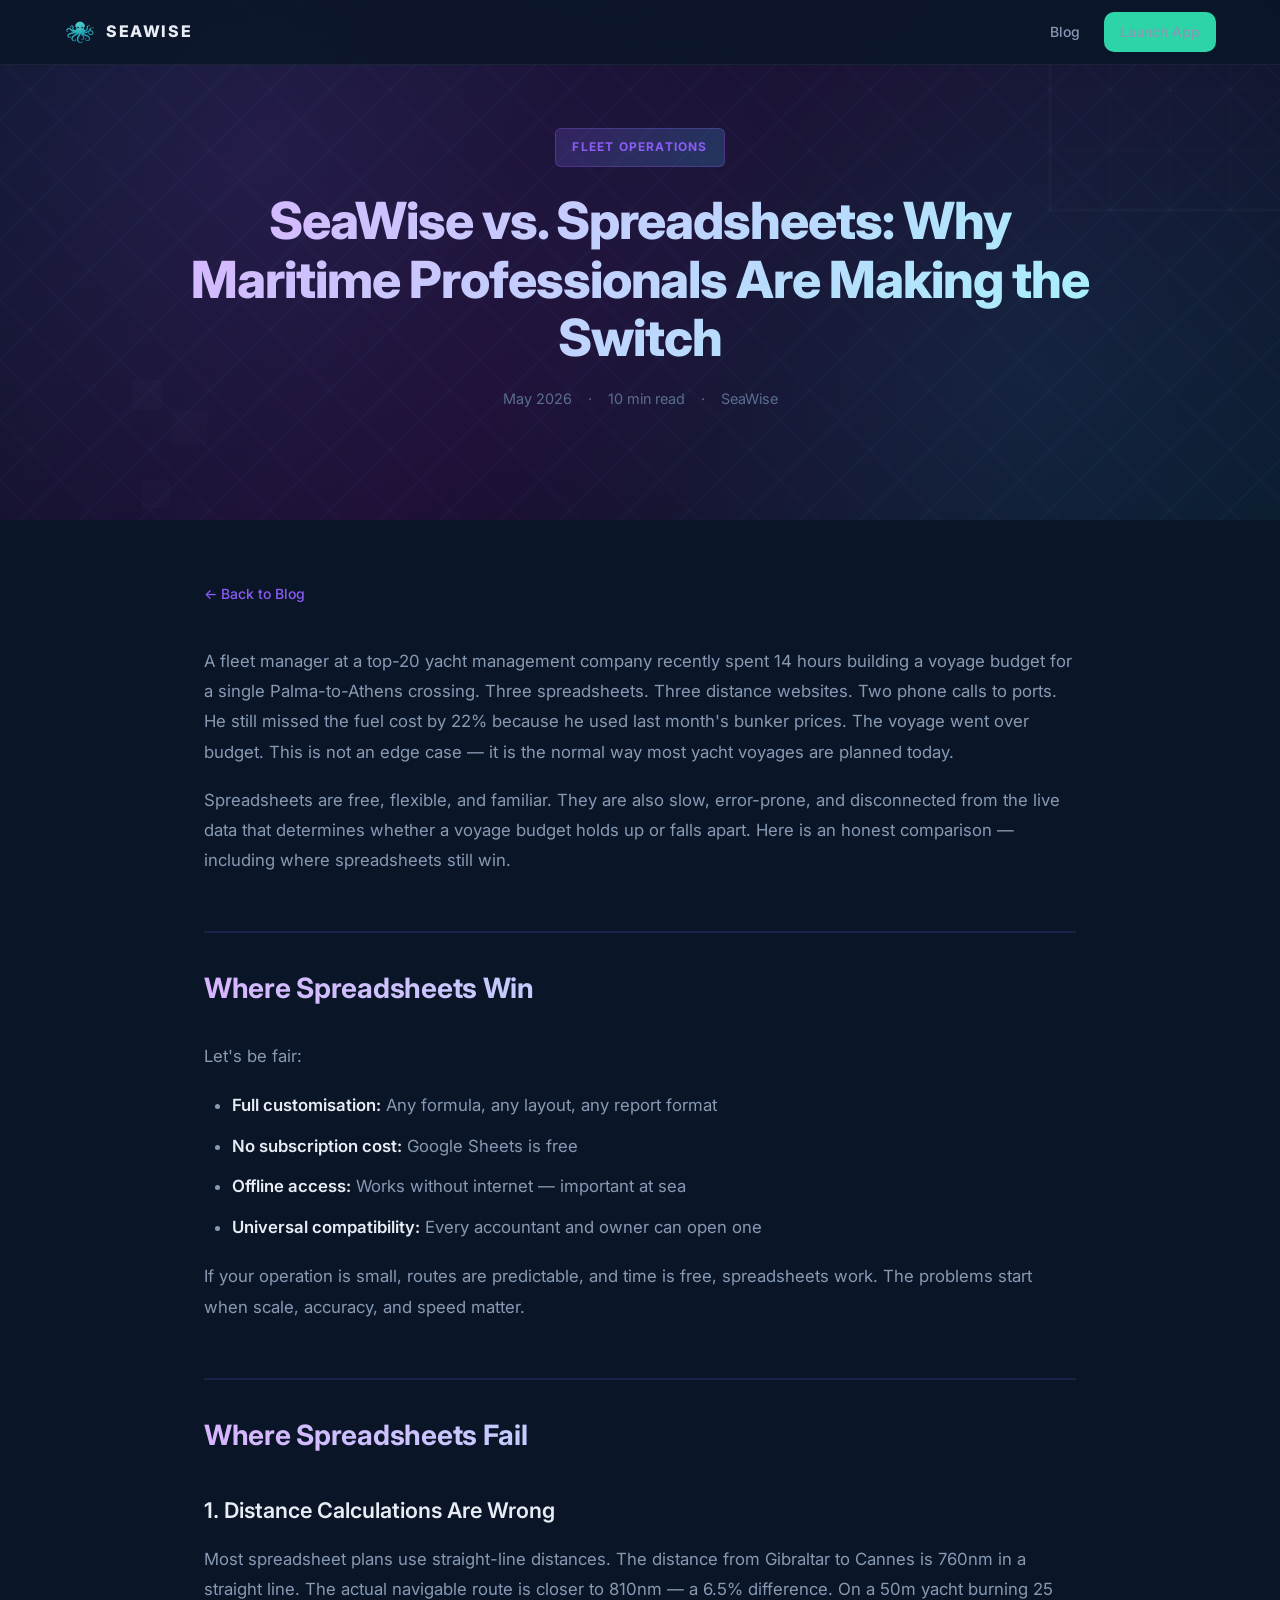
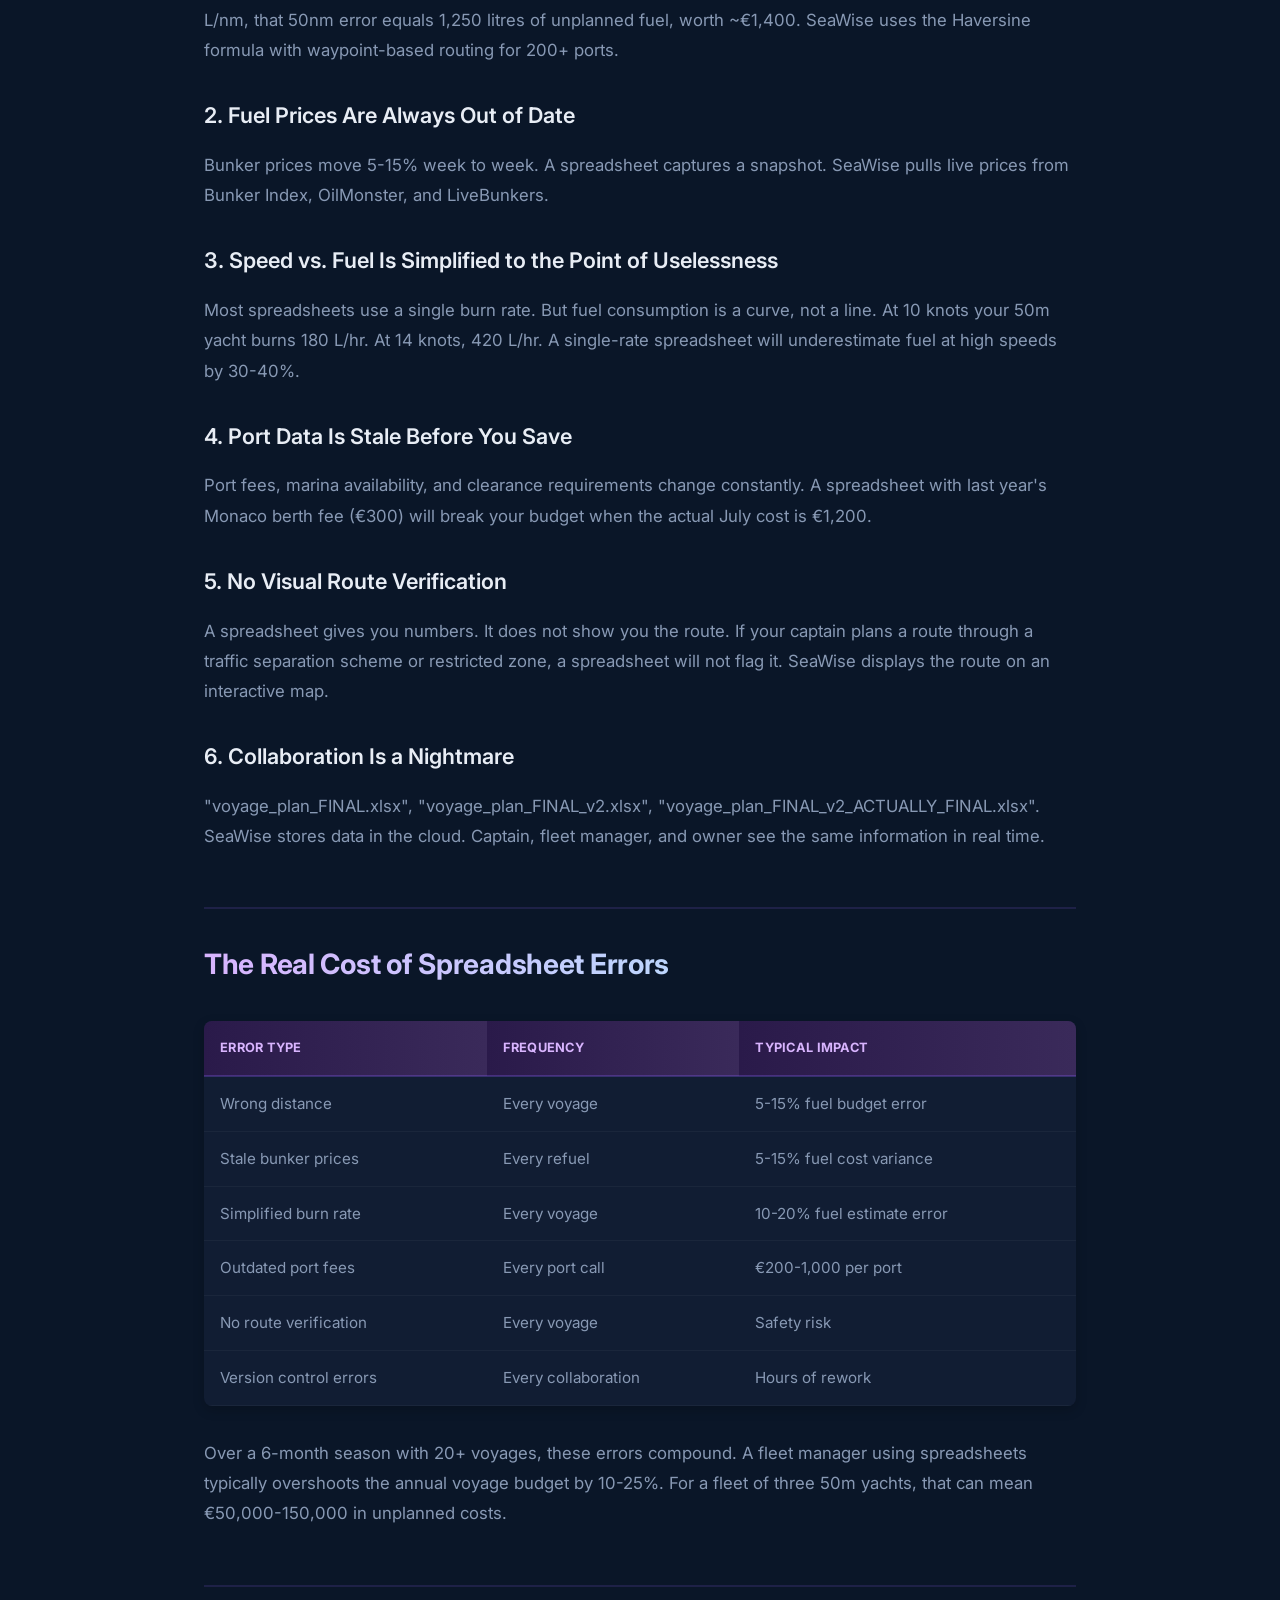
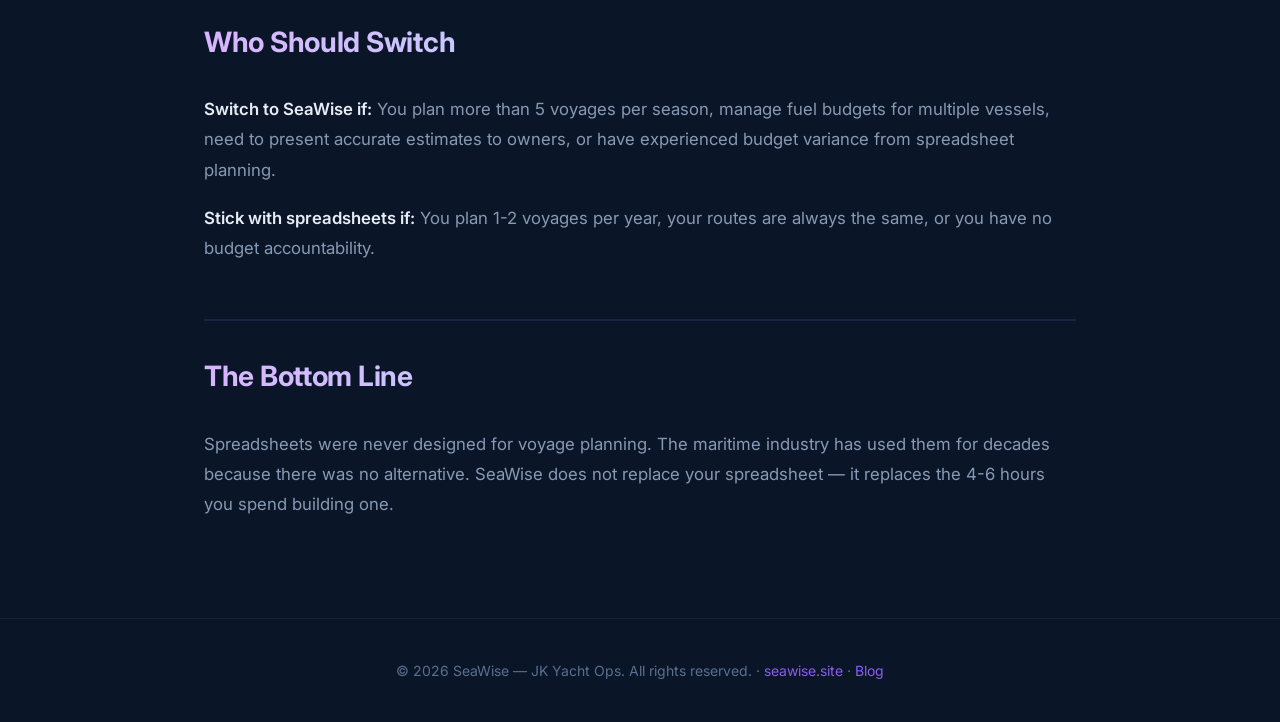
<file: blog/vs-spreadsheets.html>
<!DOCTYPE html>
<html lang="en">
<head>
<meta charset="UTF-8">
<meta name="viewport" content="width=device-width, initial-scale=1.0">
<title>SeaWise vs. Spreadsheets: Why Maritime Pros Are Making the Switch — SeaWise Blog</title>
<meta name="theme-color" content="#0a1628">
<meta name="description" content="Honest comparison of spreadsheet-based voyage planning vs. dedicated tools. Where spreadsheets win, where they fail, and the real cost of errors.">
<meta property="og:title" content="SeaWise vs. Spreadsheets: Why Maritime Pros Are Making the Switch">
<meta property="og:description" content="An honest comparison of spreadsheet-based voyage planning vs. SeaWise — including where spreadsheets still win.">
<meta property="og:type" content="article">
<link rel="icon" type="image/png" href="../seawise-logo.png">
<style>
  @import url('https://fonts.googleapis.com/css2?family=Inter:wght@300;400;500;600;700;800;900&display=swap');
  * { margin:0; padding:0; box-sizing:border-box; }
  :root {
    --bg-deep: #0a1628; --bg-card: #111d33; --bg-card-hover: #162440;
    --accent: #2dd4a8; --accent-cyan: #38bdf8; --accent-purple: #8b5cf6; --accent-glow: rgba(139,92,246,0.2);
    --text-primary: #e8edf5; --text-secondary: #8899b4; --text-muted: #5a6f8f;
    --border: rgba(139,92,246,0.15); --radius: 16px;
  }
  html { scroll-behavior: smooth; }
  body { font-family:'Inter',-apple-system,BlinkMacSystemFont,sans-serif; background:var(--bg-deep); color:var(--text-primary); overflow-x:hidden; line-height:1.7; }
  nav { position:fixed; top:0; left:0; right:0; z-index:1000; background:rgba(10,22,40,0.85); backdrop-filter:blur(16px); border-bottom:1px solid rgba(255,255,255,0.06); }
  .nav-inner { max-width:1200px; margin:0 auto; padding:0 24px; height:64px; display:flex; align-items:center; justify-content:space-between; }
  .nav-brand { display:flex; align-items:center; gap:10px; text-decoration:none; color:var(--text-primary); }
  .nav-logo { width:32px; height:32px; border-radius:8px; object-fit:contain; }
  .nav-wordmark { font-weight:800; font-size:1rem; letter-spacing:0.1em; }
  .nav-links { display:flex; align-items:center; gap:24px; }
  .nav-links a { color:var(--text-secondary); text-decoration:none; font-size:0.875rem; font-weight:500; transition:color 0.2s; }
  .nav-links a:hover { color:var(--accent); }
  .btn { display:inline-flex; align-items:center; gap:8px; padding:10px 20px; border-radius:10px; font-size:0.875rem; font-weight:600; text-decoration:none; border:none; cursor:pointer; transition:all 0.2s; }
  .btn-green { background:var(--accent); color:#0a1628; }
  .btn-green:hover { background:#20b892; transform:translateY(-1px); }
  .btn-sm { padding:8px 16px; font-size:0.8rem; }
  
  /* Magazine Hero */
  .article-hero {
    position: relative;
    min-height: 520px;
    padding: 80px 24px 60px;
    background: linear-gradient(135deg, #0a1628 0%, #1a0d2e 50%, #0a1628 100%);
    overflow: hidden;
    display: flex;
    align-items: center;
    justify-content: center;
  }
  
  .article-hero::before {
    content: '';
    position: absolute;
    inset: 0;
    background: 
      radial-gradient(circle at 20% 30%, rgba(139,92,246,0.15) 0%, transparent 50%),
      radial-gradient(circle at 80% 70%, rgba(56,189,248,0.1) 0%, transparent 50%);
    pointer-events: none;
  }
  
  .article-hero::after {
    content: '';
    position: absolute;
    inset: 0;
    background-image: 
      linear-gradient(45deg, transparent 48%, rgba(139,92,246,0.03) 49%, rgba(139,92,246,0.03) 51%, transparent 52%),
      linear-gradient(-45deg, transparent 48%, rgba(56,189,248,0.03) 49%, rgba(56,189,248,0.03) 51%, transparent 52%);
    background-size: 60px 60px;
    pointer-events: none;
  }
  
  .hero-spreadsheet-grid {
    position: absolute;
    width: 300px;
    height: 300px;
    top: -60px;
    right: -40px;
    opacity: 0.08;
    z-index: 0;
  }
  
  .hero-cells {
    position: absolute;
    width: 140px;
    height: 200px;
    bottom: -40px;
    left: 8%;
    opacity: 0.05;
  }
  
  .article-hero-content {
    max-width: 900px;
    text-align: center;
    position: relative;
    z-index: 2;
  }
  
  .article-tag {
    display: inline-block;
    padding: 8px 16px;
    border-radius: 6px;
    font-size: 0.75rem;
    font-weight: 700;
    text-transform: uppercase;
    letter-spacing: 0.1em;
    background: linear-gradient(135deg, rgba(139,92,246,0.2), rgba(56,189,248,0.2));
    color: var(--accent-purple);
    margin-bottom: 24px;
    border: 1px solid rgba(139,92,246,0.3);
  }
  
  .article-hero h1 {
    font-size: clamp(2rem, 5vw, 3.2rem);
    font-weight: 800;
    line-height: 1.15;
    margin: 0 0 20px 0;
    letter-spacing: -0.02em;
    background: linear-gradient(135deg, #d8b4fe 0%, #a5f3fc 100%);
    -webkit-background-clip: text;
    -webkit-text-fill-color: transparent;
    background-clip: text;
  }
  
  .article-meta {
    display: flex;
    align-items: center;
    gap: 16px;
    justify-content: center;
    color: var(--text-muted);
    font-size: 0.9rem;
    margin-top: 20px;
  }
  
  /* Article Container */
  .article-wrapper {
    max-width: 920px;
    margin: 0 auto;
    padding: 60px 24px 80px;
  }
  
  .back-link {
    display: inline-flex;
    align-items: center;
    gap: 8px;
    color: var(--text-muted);
    text-decoration: none;
    font-size: 0.875rem;
    margin-bottom: 40px;
    transition: color 0.2s;
  }
  
  .back-link:hover { color: var(--accent-purple); }
  
  /* Article Body */
  .article-body h2 {
    font-size: 1.75rem;
    font-weight: 700;
    margin: 56px 0 28px 0;
    padding-top: 32px;
    border-top: 2px solid var(--border);
    letter-spacing: -0.01em;
    background: linear-gradient(90deg, #d8b4fe, #a5f3fc);
    -webkit-background-clip: text;
    -webkit-text-fill-color: transparent;
    background-clip: text;
  }
  
  .article-body h3 {
    font-size: 1.35rem;
    font-weight: 600;
    margin: 32px 0 16px 0;
    color: var(--text-primary);
  }
  
  .article-body p {
    margin-bottom: 18px;
    color: var(--text-secondary);
    font-size: 1.05rem;
    line-height: 1.8;
  }
  
  .article-body strong { color: var(--text-primary); font-weight: 600; }
  
  .article-body ul, .article-body ol {
    margin: 20px 0;
    padding-left: 28px;
  }
  
  .article-body li {
    margin-bottom: 12px;
    color: var(--text-secondary);
    font-size: 1.05rem;
    line-height: 1.7;
  }
  
  .article-body a { color: var(--accent-purple); text-decoration: none; font-weight: 500; }
  .article-body a:hover { text-decoration: underline; }
  
  .article-body table {
    width: 100%;
    border-collapse: collapse;
    margin: 32px 0;
    font-size: 0.95rem;
    background: var(--bg-card);
    border-radius: 8px;
    overflow: hidden;
    box-shadow: 0 4px 12px rgba(0,0,0,0.2);
  }
  
  .article-body th {
    background: linear-gradient(90deg, #2a1a4a 0%, #3a2a5a 100%);
    color: #d8b4fe;
    padding: 16px;
    text-align: left;
    font-weight: 700;
    border-bottom: 2px solid rgba(139,92,246,0.3);
    letter-spacing: 0.02em;
    text-transform: uppercase;
    font-size: 0.8rem;
  }
  
  .article-body td {
    padding: 14px 16px;
    border-bottom: 1px solid rgba(255,255,255,0.04);
    color: var(--text-secondary);
  }
  
  .article-body tr:hover td {
    background: rgba(139,92,246,0.05);
  }
  
  .article-body blockquote {
    border-left: 4px solid var(--accent-purple);
    padding: 24px;
    margin: 32px 0;
    background: linear-gradient(90deg, rgba(139,92,246,0.08) 0%, rgba(56,189,248,0.04) 100%);
    border-radius: 0 8px 8px 0;
    color: var(--text-secondary);
    font-style: italic;
    font-size: 1.05rem;
    line-height: 1.8;
  }
  
  .faq {
    background: linear-gradient(135deg, rgba(139,92,246,0.08), rgba(56,189,248,0.05));
    border: 1px solid rgba(139,92,246,0.2);
    border-radius: 12px;
    padding: 28px;
    margin: 24px 0;
  }
  
  .faq h4 {
    font-size: 1.1rem;
    font-weight: 700;
    margin-bottom: 12px;
    color: var(--accent-purple);
  }
  
  .faq p {
    color: var(--text-secondary);
    font-size: 1rem;
    line-height: 1.7;
  }
  
  /* CTA - Hidden per requirements */
  .article-cta {
    display: none;
  }
  
  footer {
    border-top: 1px solid rgba(255,255,255,0.06);
    padding: 40px 24px;
    text-align: center;
  }
  
  footer p {
    color: var(--text-muted);
    font-size: 0.875rem;
  }
  
  footer a {
    color: var(--accent-purple);
    text-decoration: none;
  }
  
  @media(max-width:768px) {
    .nav-links { display: none; }
    .article-hero { min-height: 400px; padding: 60px 24px; }
    .article-hero h1 { font-size: 1.8rem; }
    .article-wrapper { padding: 40px 24px 60px; }
    .article-body h2 { font-size: 1.4rem; margin: 40px 0 20px 0; }
    .article-body table { font-size: 0.85rem; }
    .article-body th { padding: 12px; }
    .article-body td { padding: 10px 12px; }
  }
</style>
</head>
<body>

<nav>
  <div class="nav-inner">
    <a href="https://seawise.site" class="nav-brand">
      <img src="../seawise-logo.png" alt="SeaWise" class="nav-logo">
      <span class="nav-wordmark">SEAWISE</span>
    </a>
    <div class="nav-links">
      <a href="https://seawise.site/#blog">Blog</a>
      <a href="https://app.seawise.site" class="btn btn-sm btn-green" target="_blank" rel="noopener">Launch App</a>
    </div>
  </div>
</nav>

<!-- Magazine Hero -->
<div class="article-hero">
  <svg class="hero-spreadsheet-grid" viewBox="0 0 200 200" fill="none" xmlns="http://www.w3.org/2000/svg">
    <rect x="20" y="20" width="160" height="160" stroke="currentColor" stroke-width="2" opacity="0.3"/>
    <line x1="20" y1="60" x2="180" y2="60" stroke="currentColor" stroke-width="1" opacity="0.2"/>
    <line x1="20" y1="100" x2="180" y2="100" stroke="currentColor" stroke-width="1" opacity="0.2"/>
    <line x1="20" y1="140" x2="180" y2="140" stroke="currentColor" stroke-width="1" opacity="0.2"/>
    <line x1="60" y1="20" x2="60" y2="180" stroke="currentColor" stroke-width="1" opacity="0.2"/>
    <line x1="100" y1="20" x2="100" y2="180" stroke="currentColor" stroke-width="1" opacity="0.2"/>
    <line x1="140" y1="20" x2="140" y2="180" stroke="currentColor" stroke-width="1" opacity="0.2"/>
  </svg>
  
  <svg class="hero-cells" viewBox="0 0 100 200" fill="none" xmlns="http://www.w3.org/2000/svg">
    <rect x="10" y="20" width="30" height="30" fill="currentColor" opacity="0.3"/>
    <rect x="50" y="50" width="35" height="35" fill="currentColor" opacity="0.2"/>
    <rect x="20" y="120" width="28" height="28" fill="currentColor" opacity="0.25"/>
    <rect x="55" y="140" width="32" height="32" fill="currentColor" opacity="0.15"/>
  </svg>
  
  <div class="article-hero-content">
    <span class="article-tag">Fleet Operations</span>
    <h1>SeaWise vs. Spreadsheets: Why Maritime Professionals Are Making the Switch</h1>
    <p class="article-meta">
      <span>May 2026</span>
      <span>·</span>
      <span>10 min read</span>
      <span>·</span>
      <span>SeaWise</span>
    </p>
  </div>
</div>

<div class="article-wrapper">
  <div class="article-body">

<a href="https://seawise.site/#blog" class="back-link">← Back to Blog</a>

<p>A fleet manager at a top-20 yacht management company recently spent 14 hours building a voyage budget for a single Palma-to-Athens crossing. Three spreadsheets. Three distance websites. Two phone calls to ports. He still missed the fuel cost by 22% because he used last month's bunker prices. The voyage went over budget. This is not an edge case — it is the normal way most yacht voyages are planned today.</p>

<p>Spreadsheets are free, flexible, and familiar. They are also slow, error-prone, and disconnected from the live data that determines whether a voyage budget holds up or falls apart. Here is an honest comparison — including where spreadsheets still win.</p>

<h2>Where Spreadsheets Win</h2>

<p>Let's be fair:</p>

<ul><li><strong>Full customisation:</strong> Any formula, any layout, any report format</li><li><strong>No subscription cost:</strong> Google Sheets is free</li><li><strong>Offline access:</strong> Works without internet — important at sea</li><li><strong>Universal compatibility:</strong> Every accountant and owner can open one</li></ul>

<p>If your operation is small, routes are predictable, and time is free, spreadsheets work. The problems start when scale, accuracy, and speed matter.</p>

<h2>Where Spreadsheets Fail</h2>

<h3>1. Distance Calculations Are Wrong</h3>

<p>Most spreadsheet plans use straight-line distances. The distance from Gibraltar to Cannes is 760nm in a straight line. The actual navigable route is closer to 810nm — a 6.5% difference. On a 50m yacht burning 25 L/nm, that 50nm error equals 1,250 litres of unplanned fuel, worth ~€1,400. SeaWise uses the Haversine formula with waypoint-based routing for 200+ ports.</p>

<h3>2. Fuel Prices Are Always Out of Date</h3>

<p>Bunker prices move 5-15% week to week. A spreadsheet captures a snapshot. SeaWise pulls live prices from Bunker Index, OilMonster, and LiveBunkers.</p>

<h3>3. Speed vs. Fuel Is Simplified to the Point of Uselessness</h3>

<p>Most spreadsheets use a single burn rate. But fuel consumption is a curve, not a line. At 10 knots your 50m yacht burns 180 L/hr. At 14 knots, 420 L/hr. A single-rate spreadsheet will underestimate fuel at high speeds by 30-40%.</p>

<h3>4. Port Data Is Stale Before You Save</h3>

<p>Port fees, marina availability, and clearance requirements change constantly. A spreadsheet with last year's Monaco berth fee (€300) will break your budget when the actual July cost is €1,200.</p>

<h3>5. No Visual Route Verification</h3>

<p>A spreadsheet gives you numbers. It does not show you the route. If your captain plans a route through a traffic separation scheme or restricted zone, a spreadsheet will not flag it. SeaWise displays the route on an interactive map.</p>

<h3>6. Collaboration Is a Nightmare</h3>

<p>"voyage_plan_FINAL.xlsx", "voyage_plan_FINAL_v2.xlsx", "voyage_plan_FINAL_v2_ACTUALLY_FINAL.xlsx". SeaWise stores data in the cloud. Captain, fleet manager, and owner see the same information in real time.</p>

<h2>The Real Cost of Spreadsheet Errors</h2>

<table><thead><tr><th>Error Type</th><th>Frequency</th><th>Typical Impact</th></tr></thead><tbody>
<tr><td>Wrong distance</td><td>Every voyage</td><td>5-15% fuel budget error</td></tr>
<tr><td>Stale bunker prices</td><td>Every refuel</td><td>5-15% fuel cost variance</td></tr>
<tr><td>Simplified burn rate</td><td>Every voyage</td><td>10-20% fuel estimate error</td></tr>
<tr><td>Outdated port fees</td><td>Every port call</td><td>€200-1,000 per port</td></tr>
<tr><td>No route verification</td><td>Every voyage</td><td>Safety risk</td></tr>
<tr><td>Version control errors</td><td>Every collaboration</td><td>Hours of rework</td></tr>
</tbody></table>

<p>Over a 6-month season with 20+ voyages, these errors compound. A fleet manager using spreadsheets typically overshoots the annual voyage budget by 10-25%. For a fleet of three 50m yachts, that can mean €50,000-150,000 in unplanned costs.</p>

<h2>Who Should Switch</h2>

<p><strong>Switch to SeaWise if:</strong> You plan more than 5 voyages per season, manage fuel budgets for multiple vessels, need to present accurate estimates to owners, or have experienced budget variance from spreadsheet planning.</p>

<p><strong>Stick with spreadsheets if:</strong> You plan 1-2 voyages per year, your routes are always the same, or you have no budget accountability.</p>

<h2>The Bottom Line</h2>

<p>Spreadsheets were never designed for voyage planning. The maritime industry has used them for decades because there was no alternative. SeaWise does not replace your spreadsheet — it replaces the 4-6 hours you spend building one.</p>

  </div>
</div>

<footer>
  <p>© 2026 SeaWise — JK Yacht Ops. All rights reserved. · <a href="https://seawise.site">seawise.site</a> · <a href="https://seawise.site/#blog">Blog</a></p>
</footer>

</body>
</html>
</file>
<file: style.css>
/* =============================================
   SeaWise — Landing Page
   Dark maritime command bridge aesthetic
   ============================================= */

:root {
  --bg-primary: #0a192f;
  --bg-secondary: #0d2137;
  --bg-card: #112a45;
  --bg-card-hover: #153352;
  --border: #1e3a5f;
  --border-glow: #38bdf8;
  --text-primary: #e2e8f0;
  --text-secondary: #94a3b8;
  --text-muted: #64748b;
  --accent-cyan: #38bdf8;
  --accent-teal: #2dd4bf;
  --accent-green: #10b981;
  --accent-purple: #a78bfa;
  --accent-amber: #fbbf24;
  --font-display: 'Outfit', sans-serif;
  --font-body: 'DM Sans', sans-serif;
  --radius: 16px;
  --radius-sm: 8px;
}

*, *::before, *::after {
  margin: 0;
  padding: 0;
  box-sizing: border-box;
}

html {
  scroll-behavior: smooth;
  scroll-padding-top: 80px;
}

body {
  font-family: var(--font-body);
  background: var(--bg-primary);
  color: var(--text-primary);
  line-height: 1.7;
  overflow-x: hidden;
  -webkit-font-smoothing: antialiased;
}

.container {
  max-width: 1200px;
  margin: 0 auto;
  padding: 0 24px;
}

/* --- ANIMATIONS --- */

.animate-in {
  opacity: 0;
  transform: translateY(32px);
  transition: opacity 0.7s cubic-bezier(0.16, 1, 0.3, 1), transform 0.7s cubic-bezier(0.16, 1, 0.3, 1);
}

.animate-in.visible {
  opacity: 1;
  transform: translateY(0);
}

/* Stagger children */
.features-grid .animate-in:nth-child(2) { transition-delay: 0.1s; }
.features-grid .animate-in:nth-child(3) { transition-delay: 0.2s; }
.features-grid .animate-in:nth-child(4) { transition-delay: 0.3s; }
.testimonials-grid .animate-in:nth-child(2) { transition-delay: 0.1s; }
.testimonials-grid .animate-in:nth-child(3) { transition-delay: 0.2s; }

/* --- NAV --- */

#nav {
  position: fixed;
  top: 0;
  left: 0;
  right: 0;
  z-index: 100;
  padding: 16px 0;
  transition: all 0.3s ease;
  border-bottom: 1px solid transparent;
}

#nav.scrolled {
  background: rgba(10, 25, 47, 0.92);
  backdrop-filter: blur(16px);
  -webkit-backdrop-filter: blur(16px);
  border-bottom-color: var(--border);
  padding: 12px 0;
}

.nav-inner {
  max-width: 1200px;
  margin: 0 auto;
  padding: 0 24px;
  display: flex;
  align-items: center;
  justify-content: space-between;
}

.nav-brand {
  display: flex;
  align-items: center;
  gap: 12px;
  text-decoration: none;
}

.nav-logo {
  height: 40px;
  width: auto;
}

.nav-wordmark {
  font-family: var(--font-display);
  font-weight: 700;
  font-size: 1.25rem;
  letter-spacing: 0.15em;
  color: var(--text-primary);
}

.nav-links {
  display: flex;
  align-items: center;
  gap: 32px;
}

.nav-links a {
  color: var(--text-secondary);
  text-decoration: none;
  font-size: 0.9rem;
  font-weight: 500;
  transition: color 0.2s;
}

.nav-links a:hover {
  color: var(--accent-cyan);
}

.nav-toggle {
  display: none;
  flex-direction: column;
  gap: 5px;
  background: none;
  border: none;
  cursor: pointer;
  padding: 4px;
}

.nav-toggle span {
  display: block;
  width: 24px;
  height: 2px;
  background: var(--text-primary);
  border-radius: 2px;
  transition: all 0.3s;
}

/* --- BUTTONS --- */

.btn {
  display: inline-flex;
  align-items: center;
  gap: 8px;
  font-family: var(--font-display);
  font-weight: 600;
  text-decoration: none;
  border-radius: var(--radius-sm);
  transition: all 0.25s cubic-bezier(0.16, 1, 0.3, 1);
  cursor: pointer;
  border: none;
  white-space: nowrap;
}

.btn-sm {
  font-size: 0.85rem;
  padding: 8px 20px;
}

.btn-lg {
  font-size: 1rem;
  padding: 14px 32px;
}

.btn-green {
  background: var(--accent-green);
  color: #fff;
}

.btn-green:hover {
  background: #0ea572;
  transform: translateY(-2px);
  box-shadow: 0 8px 30px rgba(16, 185, 129, 0.3);
}

.btn-outline {
  background: transparent;
  color: var(--text-primary);
  border: 1.5px solid var(--border);
}

.btn-outline:hover {
  border-color: var(--accent-cyan);
  color: var(--accent-cyan);
  transform: translateY(-2px);
}

.btn-full {
  width: 100%;
  justify-content: center;
}

/* --- HERO --- */

#hero {
  position: relative;
  min-height: 100vh;
  display: flex;
  align-items: center;
  justify-content: center;
  text-align: center;
  padding: 120px 24px 80px;
  overflow: hidden;
}

.hero-bg {
  position: absolute;
  inset: 0;
  overflow: hidden;
}

.hero-bg canvas {
  display: block;
  width: 100%;
  height: 100%;
}

/* Smoke backgrounds for alternating sections */
.has-smoke {
  position: relative;
}

.has-smoke > .smoke-bg {
  position: absolute;
  inset: 0;
  width: 100%;
  height: 100%;
  display: block;
  z-index: 0;
  opacity: 0.5;
}

.has-smoke > .container,
.has-smoke > .screenshots-track {
  position: relative;
  z-index: 1;
}

.hero-content {
  position: relative;
  z-index: 1;
  max-width: 720px;
}

.hero-logo {
  width: 120px;
  height: 120px;
  margin-bottom: 24px;
  filter: drop-shadow(0 0 40px rgba(45, 212, 191, 0.3));
  animation: float 6s ease-in-out infinite;
}

@keyframes float {
  0%, 100% { transform: translateY(0); }
  50% { transform: translateY(-12px); }
}

#hero h1 {
  font-family: var(--font-display);
  font-size: clamp(2.5rem, 6vw, 4rem);
  font-weight: 800;
  letter-spacing: -0.02em;
  line-height: 1.1;
  margin-bottom: 20px;
}

.text-gradient {
  background: linear-gradient(135deg, var(--accent-cyan), var(--accent-teal));
  -webkit-background-clip: text;
  -webkit-text-fill-color: transparent;
  background-clip: text;
}

.hero-tagline {
  font-size: clamp(1rem, 2.5vw, 1.2rem);
  color: var(--text-secondary);
  max-width: 560px;
  margin: 0 auto 36px;
  line-height: 1.8;
}

.hero-actions {
  display: flex;
  gap: 16px;
  justify-content: center;
  flex-wrap: wrap;
  margin-bottom: 56px;
}

.hero-stats {
  display: flex;
  align-items: center;
  justify-content: center;
  gap: 32px;
  flex-wrap: wrap;
}

.hero-stat {
  display: flex;
  flex-direction: column;
}

.hero-stat-value {
  font-family: var(--font-display);
  font-size: 1.5rem;
  font-weight: 700;
  color: var(--accent-cyan);
}

.hero-stat-label {
  font-size: 0.8rem;
  color: var(--text-muted);
  text-transform: uppercase;
  letter-spacing: 0.1em;
}

.hero-stat-divider {
  width: 1px;
  height: 40px;
  background: var(--border);
}

/* --- SECTIONS SHARED --- */

section {
  padding: 100px 0;
}

.section-header {
  text-align: center;
  margin-bottom: 56px;
}

.section-tag {
  display: inline-block;
  font-family: var(--font-display);
  font-size: 0.75rem;
  font-weight: 600;
  text-transform: uppercase;
  letter-spacing: 0.2em;
  color: var(--accent-teal);
  background: rgba(45, 212, 191, 0.1);
  border: 1px solid rgba(45, 212, 191, 0.2);
  padding: 6px 16px;
  border-radius: 100px;
  margin-bottom: 16px;
}

.section-header h2 {
  font-family: var(--font-display);
  font-size: clamp(1.8rem, 4vw, 2.5rem);
  font-weight: 700;
  letter-spacing: -0.02em;
  margin-bottom: 12px;
}

.section-desc {
  color: var(--text-secondary);
  font-size: 1.05rem;
  max-width: 540px;
  margin: 0 auto;
}

/* --- FEATURES --- */

#features {
  background: var(--bg-secondary);
  border-top: 1px solid var(--border);
  border-bottom: 1px solid var(--border);
}

.features-grid {
  display: grid;
  grid-template-columns: repeat(2, 1fr);
  gap: 24px;
}

.feature-card {
  background: var(--bg-card);
  border: 1px solid var(--border);
  border-radius: var(--radius);
  padding: 36px;
  transition: all 0.35s cubic-bezier(0.16, 1, 0.3, 1);
}

.feature-card:hover {
  border-color: var(--border-glow);
  transform: translateY(-4px);
  box-shadow: 0 12px 40px rgba(56, 189, 248, 0.08);
}

.feature-icon {
  width: 52px;
  height: 52px;
  border-radius: 12px;
  display: flex;
  align-items: center;
  justify-content: center;
  margin-bottom: 20px;
}

.feature-icon-cyan { background: rgba(56, 189, 248, 0.12); color: var(--accent-cyan); }
.feature-icon-green { background: rgba(16, 185, 129, 0.12); color: var(--accent-green); }
.feature-icon-purple { background: rgba(167, 139, 250, 0.12); color: var(--accent-purple); }
.feature-icon-amber { background: rgba(251, 191, 36, 0.12); color: var(--accent-amber); }

.feature-card h3 {
  font-family: var(--font-display);
  font-size: 1.2rem;
  font-weight: 600;
  margin-bottom: 10px;
}

.feature-card p {
  color: var(--text-secondary);
  font-size: 0.95rem;
  line-height: 1.7;
}

/* --- SCREENSHOTS --- */

#screenshots {
  overflow: hidden;
}

.screenshots-track {
  display: flex;
  gap: 24px;
  padding: 0 max(24px, calc((100vw - 1200px) / 2));
  overflow-x: auto;
  scroll-snap-type: x mandatory;
  -webkit-overflow-scrolling: touch;
  scrollbar-width: none;
  padding-bottom: 8px;
}

.screenshots-track::-webkit-scrollbar {
  display: none;
}

.screenshot-item {
  flex-shrink: 0;
  scroll-snap-align: center;
  text-align: center;
}

.screenshot-frame {
  width: 280px;
  border-radius: var(--radius);
  overflow: hidden;
  border: 2px solid var(--border);
  background: var(--bg-card);
  transition: border-color 0.3s;
}

.screenshot-frame:hover {
  border-color: var(--accent-cyan);
}

.screenshot-frame img {
  width: 100%;
  height: auto;
  display: block;
}

.screenshot-placeholder {
  aspect-ratio: 9 / 16;
  display: flex;
  flex-direction: column;
  align-items: center;
  justify-content: center;
  gap: 12px;
  color: var(--text-muted);
  font-size: 0.85rem;
}

.screenshot-caption {
  margin-top: 14px;
  font-family: var(--font-display);
  font-size: 0.9rem;
  font-weight: 500;
  color: var(--text-secondary);
}

/* --- PRICING --- */

#pricing {
  background: var(--bg-secondary);
  border-top: 1px solid var(--border);
  border-bottom: 1px solid var(--border);
}

.pricing-card {
  max-width: 420px;
  margin: 0 auto;
  background: var(--bg-card);
  border: 1.5px solid var(--border);
  border-radius: var(--radius);
  padding: 48px 40px;
  text-align: center;
  position: relative;
  transition: all 0.35s;
}

.pricing-card:hover {
  border-color: var(--accent-green);
  box-shadow: 0 0 60px rgba(16, 185, 129, 0.1);
}

.pricing-badge {
  display: inline-block;
  font-family: var(--font-display);
  font-size: 0.75rem;
  font-weight: 600;
  text-transform: uppercase;
  letter-spacing: 0.15em;
  color: var(--accent-green);
  background: rgba(16, 185, 129, 0.1);
  border: 1px solid rgba(16, 185, 129, 0.2);
  padding: 6px 18px;
  border-radius: 100px;
  margin-bottom: 24px;
}

.pricing-amount {
  margin-bottom: 32px;
  display: flex;
  align-items: baseline;
  justify-content: center;
  gap: 4px;
}

.pricing-currency {
  font-family: var(--font-display);
  font-size: 1.5rem;
  font-weight: 600;
  color: var(--text-secondary);
}

.pricing-value {
  font-family: var(--font-display);
  font-size: 3.5rem;
  font-weight: 800;
  letter-spacing: -0.03em;
}

.pricing-period {
  font-size: 1rem;
  color: var(--text-muted);
}

.pricing-features {
  list-style: none;
  text-align: left;
  margin-bottom: 36px;
}

.pricing-features li {
  display: flex;
  align-items: center;
  gap: 12px;
  padding: 10px 0;
  font-size: 0.95rem;
  color: var(--text-secondary);
  border-bottom: 1px solid rgba(30, 58, 95, 0.5);
}

.pricing-features li:last-child {
  border-bottom: none;
}

/* --- TESTIMONIALS --- */

.testimonials-grid {
  display: grid;
  grid-template-columns: repeat(3, 1fr);
  gap: 24px;
}

.testimonial-card {
  background: var(--bg-card);
  border: 1px solid var(--border);
  border-radius: var(--radius);
  padding: 32px;
}

.testimonial-stars {
  color: var(--accent-amber);
  font-size: 1.1rem;
  letter-spacing: 2px;
  margin-bottom: 16px;
}

.testimonial-card blockquote {
  font-style: italic;
  color: var(--text-secondary);
  font-size: 0.95rem;
  line-height: 1.7;
  margin-bottom: 24px;
}

.testimonial-author {
  display: flex;
  align-items: center;
  gap: 12px;
}

.testimonial-avatar {
  width: 40px;
  height: 40px;
  border-radius: 50%;
  background: var(--bg-secondary);
  border: 1px solid var(--border);
  display: flex;
  align-items: center;
  justify-content: center;
  font-family: var(--font-display);
  font-weight: 700;
  font-size: 0.8rem;
  color: var(--accent-teal);
  flex-shrink: 0;
}

.testimonial-author strong {
  display: block;
  font-size: 0.9rem;
}

.testimonial-author span {
  font-size: 0.8rem;
  color: var(--text-muted);
}

/* --- FAQ --- */

.faq-list {
  max-width: 720px;
  margin: 0 auto;
}

.faq-item {
  border-bottom: 1px solid var(--border);
}

.faq-item summary {
  padding: 20px 0;
  cursor: pointer;
  font-family: var(--font-display);
  font-size: 1.05rem;
  font-weight: 600;
  color: var(--text-primary);
  list-style: none;
  display: flex;
  align-items: center;
  justify-content: space-between;
  transition: color 0.2s;
}

.faq-item summary:hover {
  color: var(--accent-cyan);
}

.faq-item summary::-webkit-details-marker {
  display: none;
}

.faq-item summary::after {
  content: '+';
  font-size: 1.5rem;
  font-weight: 300;
  color: var(--text-muted);
  transition: transform 0.3s;
  flex-shrink: 0;
  margin-left: 16px;
}

.faq-item[open] summary::after {
  transform: rotate(45deg);
}

.faq-answer {
  padding: 0 0 20px;
  color: var(--text-secondary);
  font-size: 0.95rem;
  line-height: 1.8;
}

.faq-answer a {
  color: var(--accent-cyan);
  text-decoration: none;
}

.faq-answer a:hover {
  text-decoration: underline;
}

/* --- CTA BANNER --- */

#cta {
  padding: 80px 0;
}

.cta-card {
  background: linear-gradient(135deg, var(--bg-card), var(--bg-secondary));
  border: 1px solid var(--border);
  border-radius: var(--radius);
  padding: 64px 40px;
  text-align: center;
  position: relative;
  overflow: hidden;
}

.cta-card::before {
  content: '';
  position: absolute;
  inset: 0;
  background: radial-gradient(ellipse at center, rgba(45, 212, 191, 0.06), transparent 70%);
  pointer-events: none;
}

.cta-card h2 {
  font-family: var(--font-display);
  font-size: clamp(1.5rem, 3vw, 2rem);
  font-weight: 700;
  margin-bottom: 12px;
  position: relative;
}

.cta-card p {
  color: var(--text-secondary);
  margin-bottom: 28px;
  position: relative;
}

.cta-card .btn {
  position: relative;
}

/* --- FOOTER --- */

#footer {
  background: var(--bg-secondary);
  border-top: 1px solid var(--border);
  padding: 64px 0 32px;
}

.footer-grid {
  display: grid;
  grid-template-columns: 2fr 1fr 1fr 1fr;
  gap: 40px;
  margin-bottom: 48px;
}

.footer-logo-row {
  display: flex;
  align-items: center;
  gap: 12px;
  margin-bottom: 16px;
}

.footer-logo {
  width: 40px;
  height: 40px;
}

.footer-wordmark {
  font-family: var(--font-display);
  font-weight: 700;
  font-size: 1.1rem;
  letter-spacing: 0.15em;
}

.footer-tagline {
  color: var(--text-secondary);
  font-size: 0.9rem;
  line-height: 1.7;
  margin-bottom: 8px;
}

.footer-company {
  font-size: 0.8rem;
  color: var(--text-muted);
  font-style: italic;
}

.footer-col h4 {
  font-family: var(--font-display);
  font-size: 0.8rem;
  font-weight: 600;
  text-transform: uppercase;
  letter-spacing: 0.15em;
  color: var(--text-muted);
  margin-bottom: 16px;
}

.footer-col a {
  display: block;
  color: var(--text-secondary);
  text-decoration: none;
  font-size: 0.9rem;
  padding: 4px 0;
  transition: color 0.2s;
}

.footer-col a:hover {
  color: var(--accent-cyan);
}

.store-badge {
  display: flex !important;
  align-items: center;
  gap: 8px;
  font-size: 0.85rem !important;
}

.footer-bottom {
  display: flex;
  justify-content: space-between;
  align-items: center;
  padding-top: 24px;
  border-top: 1px solid var(--border);
  font-size: 0.8rem;
  color: var(--text-muted);
}

/* --- RESPONSIVE --- */

@media (max-width: 1024px) {
  .features-grid {
    grid-template-columns: repeat(2, 1fr);
  }
  .testimonials-grid {
    grid-template-columns: 1fr;
    max-width: 520px;
    margin: 0 auto;
  }
  .footer-grid {
    grid-template-columns: 1fr 1fr;
    gap: 32px;
  }
}

@media (max-width: 768px) {
  .nav-toggle {
    display: flex;
  }
  .nav-links {
    position: fixed;
    top: 0;
    right: 0;
    bottom: 0;
    width: 280px;
    background: var(--bg-secondary);
    border-left: 1px solid var(--border);
    flex-direction: column;
    padding: 80px 32px 32px;
    gap: 20px;
    transform: translateX(100%);
    transition: transform 0.3s cubic-bezier(0.16, 1, 0.3, 1);
    z-index: 200;
  }
  .nav-links.open {
    transform: translateX(0);
  }
  .nav-links a {
    font-size: 1.1rem;
  }
  .features-grid {
    grid-template-columns: 1fr;
  }
  #hero {
    min-height: auto;
    padding: 140px 24px 60px;
  }
  .hero-stats {
    gap: 20px;
  }
  .hero-stat-divider {
    display: none;
  }
  .hero-logo {
    width: 90px;
    height: 90px;
  }
  section {
    padding: 64px 0;
  }
  .pricing-card {
    padding: 36px 28px;
  }
  .footer-grid {
    grid-template-columns: 1fr;
    gap: 32px;
  }
  .footer-bottom {
    flex-direction: column;
    gap: 8px;
    text-align: center;
  }
  .screenshot-frame {
    width: 240px;
  }
}
</file>
